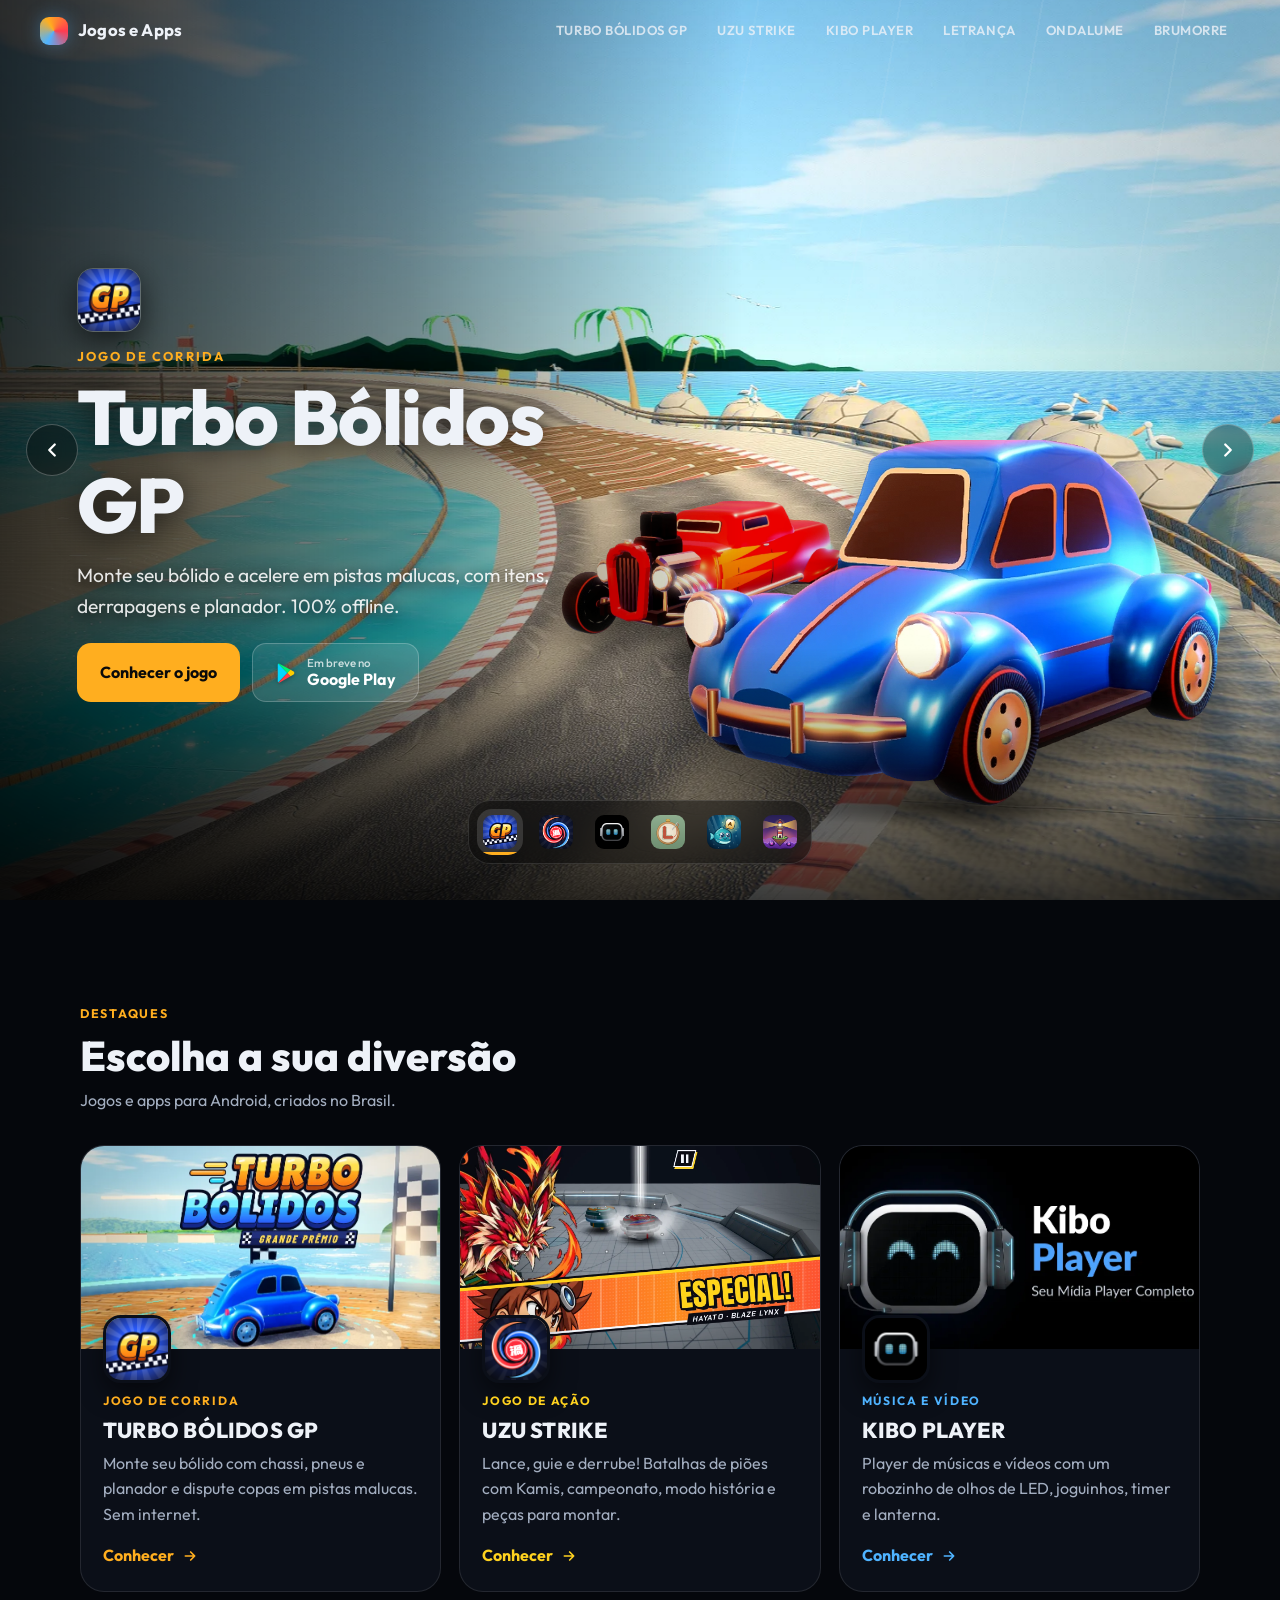
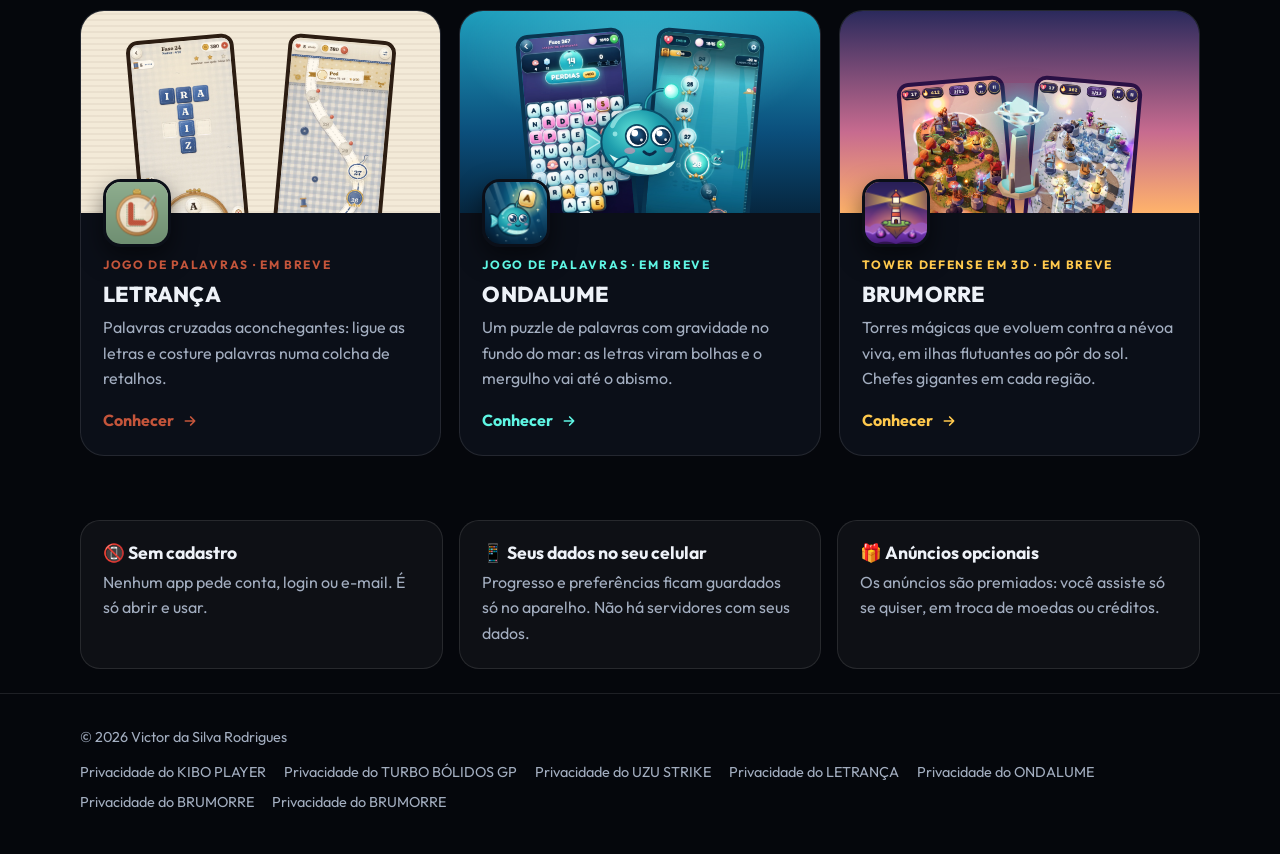
<file: index.html>
<!doctype html>
<html lang="pt-BR">
<head>
  <meta charset="utf-8">
  <meta name="viewport" content="width=device-width, initial-scale=1, viewport-fit=cover">
  <title>Jogos e Apps · Victor da Silva Rodrigues</title>
  <meta name="description" content="Kibo Player, Turbo Bólidos GP e UZU STRIKE: jogos e apps de Victor da Silva Rodrigues para Android.">
  <meta name="theme-color" content="#05070c">
  <meta property="og:title" content="Jogos e Apps · Victor da Silva Rodrigues">
  <meta property="og:description" content="Kibo Player, Turbo Bólidos GP e UZU STRIKE: apps e jogos para Android.">
  <meta property="og:image" content="turbo-bolidos/img/destaque.webp">
  <link rel="icon" href="kibo/icone.png">
  <link rel="preconnect" href="https://fonts.googleapis.com">
  <link rel="preconnect" href="https://fonts.gstatic.com" crossorigin>
  <link rel="stylesheet" href="https://fonts.googleapis.com/css2?family=Outfit:wght@400;500;700;800&display=swap">
  <link rel="stylesheet" href="estilo.css">
</head>
<body>

<header class="topo">
  <a class="marca" href="./"><span class="ponto" aria-hidden="true"></span>Jogos e Apps</a>
  <nav aria-label="Aplicativos">
    <a href="turbo-bolidos/">TURBO BÓLIDOS GP</a>
    <a href="uzu-strike/">UZU STRIKE</a>
    <a href="kibo/">KIBO PLAYER</a>
    <a href="letranca/">LETRANÇA</a>
    <a href="ondalume/">ONDALUME</a>
    <a href="brumorre/">BRUMORRE</a>
  </nav>
</header>

<main>
  <!-- Apresentação de slides. Cada .camada é uma imagem recortada (ferramentas/*-camadas.mjs);
       data-prof = quanto a camada se move com o mouse (paralaxe). -->
  <section class="slides" aria-roledescription="carrossel" aria-label="Jogos e apps em destaque" tabindex="0">

    <article class="slide s-turbo" data-cor="#ffae1f" aria-roledescription="slide" aria-label="Turbo Bólidos GP">
      <div class="camada fundo" data-prof="10"><img src="img/slides/kart-pista.webp" alt=""></div>
      <div class="camada velocidade"></div>
      <div class="palco">
        <div class="camada poeira" data-prof="40"></div>
        <div class="camada carro-2" data-prof="24"><img src="img/slides/kart-carro-hotrod-vermelho.webp" alt=""></div>
        <div class="camada carro-1" data-prof="46"><img src="img/slides/kart-carro-fusca-azul.webp" alt=""></div>
      </div>
      <div class="slide-texto">
        <img class="icone" src="turbo-bolidos/icone.png" alt="" width="64" height="64">
        <span class="tipo">Jogo de corrida</span>
        <h2>Turbo Bólidos GP</h2>
        <p>Monte seu bólido e acelere em pistas malucas, com itens, derrapagens e planador. 100% offline.</p>
        <div class="botoes">
          <a class="botao" href="turbo-bolidos/">Conhecer o jogo</a>
          <a class="botao secundario" href="https://play.google.com/store/apps/details?id=br.com.turbobolidos.gp"><svg class="icone-play" viewBox="0 0 24 24" aria-hidden="true"><path fill="#00d7fe" d="M3.6 1.8 13.5 12 3.6 22.2c-.4-.2-.6-.6-.6-1.1V2.9c0-.5.2-.9.6-1.1z"/><path fill="#00f076" d="M3.6 1.8c.3-.2.7-.2 1.1 0L17 8.5 13.5 12z"/><path fill="#ff3a44" d="M17 15.5 4.7 22.6c-.4.2-.8.2-1.1 0L13.5 12z"/><path fill="#ffce00" d="M17 8.5l3.3 1.9c1 .6 1 2.6 0 3.2L17 15.5 13.5 12z"/></svg><span><small>Em breve no</small>Google Play</span></a>
        </div>
      </div>
    </article>

    <article class="slide s-uzu" data-cor="#ffd21f" aria-roledescription="slide" aria-label="UZU STRIKE">
      <div class="camada fundo" data-prof="10"><img src="img/slides/uzu-arena.webp" alt=""></div>
      <div class="camada brilho"></div>
      <div class="palco">
        <div class="camada kami kami-1" data-prof="16"><img src="img/slides/uzu-kami-blaze-lynx.webp" alt=""></div>
        <div class="camada kami kami-2" data-prof="16"><img src="img/slides/uzu-kami-tempest-raven.webp" alt=""></div>
        <div class="camada pers pers-1" data-prof="30"><img src="img/slides/uzu-personagem-hayato.webp" alt=""></div>
        <div class="camada pers pers-2" data-prof="30"><img src="img/slides/uzu-personagem-akane.webp" alt=""></div>
        <div class="camada faisca" data-prof="48"></div>
        <div class="camada piao piao-1" data-prof="48"><img src="img/slides/uzu-piao-hayato.webp" alt=""></div>
        <div class="camada piao piao-2" data-prof="48"><img src="img/slides/uzu-piao-akane.webp" alt=""></div>
      </div>
      <div class="slide-texto">
        <img class="icone" src="uzu-strike/icone.png" alt="" width="64" height="64">
        <span class="tipo">Jogo de ação</span>
        <h2 class="com-logo"><img src="uzu-strike/img/logo.webp" alt="UZU STRIKE"></h2>
        <p>Lance, guie e derrube! Batalhas de piões com Kamis, peças para montar e um modo história.</p>
        <div class="botoes">
          <a class="botao" href="uzu-strike/">Conhecer o jogo</a>
          <a class="botao secundario" href="https://play.google.com/store/apps/details?id=com.uzustrike.app"><svg class="icone-play" viewBox="0 0 24 24" aria-hidden="true"><path fill="#00d7fe" d="M3.6 1.8 13.5 12 3.6 22.2c-.4-.2-.6-.6-.6-1.1V2.9c0-.5.2-.9.6-1.1z"/><path fill="#00f076" d="M3.6 1.8c.3-.2.7-.2 1.1 0L17 8.5 13.5 12z"/><path fill="#ff3a44" d="M17 15.5 4.7 22.6c-.4.2-.8.2-1.1 0L13.5 12z"/><path fill="#ffce00" d="M17 8.5l3.3 1.9c1 .6 1 2.6 0 3.2L17 15.5 13.5 12z"/></svg><span><small>Em breve no</small>Google Play</span></a>
        </div>
      </div>
    </article>

    <article class="slide s-kibo" data-cor="#4fb3ff" aria-roledescription="slide" aria-label="Kibo Player">
      <div class="camada grade"></div>
      <div class="camada tela tela-2" data-prof="14"><img src="kibo/img/tela-3.webp" alt=""></div>
      <div class="camada tela tela-1" data-prof="18"><img src="kibo/img/tela-4.webp" alt=""></div>
      <div class="camada robo" data-prof="36"><img class="flutua" src="img/slides/kibo-robo-gamer-branco-feliz.webp" alt=""></div>
      <div class="camada nota n1" data-prof="50"><span>♪</span></div>
      <div class="camada nota n2" data-prof="50"><span>♫</span></div>
      <div class="camada nota n3" data-prof="50"><span>♪</span></div>
      <div class="slide-texto">
        <img class="icone" src="kibo/icone.png" alt="" width="64" height="64">
        <span class="tipo">Música e vídeo</span>
        <h2>Kibo Player</h2>
        <p>Seu player de músicas e vídeos com um robozinho de estimação que reage ao carinho e dança com você.</p>
        <div class="botoes">
          <a class="botao" href="kibo/">Conhecer o app</a>
          <a class="botao secundario" href="https://play.google.com/store/apps/details?id=br.com.convesweb.kibo"><svg class="icone-play" viewBox="0 0 24 24" aria-hidden="true"><path fill="#00d7fe" d="M3.6 1.8 13.5 12 3.6 22.2c-.4-.2-.6-.6-.6-1.1V2.9c0-.5.2-.9.6-1.1z"/><path fill="#00f076" d="M3.6 1.8c.3-.2.7-.2 1.1 0L17 8.5 13.5 12z"/><path fill="#ff3a44" d="M17 15.5 4.7 22.6c-.4.2-.8.2-1.1 0L13.5 12z"/><path fill="#ffce00" d="M17 8.5l3.3 1.9c1 .6 1 2.6 0 3.2L17 15.5 13.5 12z"/></svg><span><small>Disponível no</small>Google Play</span></a>
        </div>
      </div>
    </article>

    <article class="slide s-letranca" data-cor="#c4553b" aria-roledescription="slide" aria-label="Letrança">
      <div class="camada tecido"></div>
      <div class="palco">
        <div class="camada cel cel-2" data-prof="16"><img src="letranca/img/tela-mapa.webp" alt=""></div>
        <div class="camada cel cel-1" data-prof="28"><img src="letranca/img/tela-fase-2.webp" alt=""></div>
        <div class="camada letras" data-prof="44"><span style="--c:#c4553b;--r:-8deg">L</span><span style="--c:#d9a441;--r:6deg">E</span><span style="--c:#3f5a8a;--r:-4deg">T</span><span style="--c:#7d9a7a;--r:9deg">R</span></div>
      </div>
      <div class="slide-texto">
        <img class="icone" src="letranca/icone.png" alt="" width="64" height="64">
        <span class="tipo">Jogo de palavras · em breve</span>
        <h2>LETRANÇA</h2>
        <p>Ligue as letras com o dedo e costure palavras na cruzadinha, fase a fase, numa colcha de retalhos.</p>
        <div class="botoes">
          <a class="botao" href="letranca/">Conhecer o jogo</a>
          <a class="botao secundario" href="https://play.google.com/store/apps/details?id=br.com.letranca"><svg class="icone-play" viewBox="0 0 24 24" aria-hidden="true"><path fill="#00d7fe" d="M3.6 1.8 13.5 12 3.6 22.2c-.4-.2-.6-.6-.6-1.1V2.9c0-.5.2-.9.6-1.1z"/><path fill="#00f076" d="M3.6 1.8c.3-.2.7-.2 1.1 0L17 8.5 13.5 12z"/><path fill="#ff3a44" d="M17 15.5 4.7 22.6c-.4.2-.8.2-1.1 0L13.5 12z"/><path fill="#ffce00" d="M17 8.5l3.3 1.9c1 .6 1 2.6 0 3.2L17 15.5 13.5 12z"/></svg><span><small>Em breve no</small>Google Play</span></a>
        </div>
      </div>
    </article>

    <article class="slide s-ondalume" data-cor="#5ff6e4" aria-roledescription="slide" aria-label="Ondalume">
      <div class="camada raios"></div>
      <div class="camada bolhas"><i></i><i></i><i></i><i></i><i></i><i></i><i></i><i></i></div>
      <div class="palco">
        <div class="camada cel cel-2" data-prof="14"><img src="ondalume/img/mapa-anemonas.webp" alt=""></div>
        <div class="camada cel cel-1" data-prof="26"><img src="ondalume/img/jogo-recife.webp" alt=""></div>
        <div class="camada lume" data-prof="46"><img src="ondalume/img/lume-feliz.svg" alt=""></div>
        <div class="camada pecas" data-prof="38"><span>O</span><span>N</span><span>D</span><span>A</span></div>
      </div>
      <div class="slide-texto">
        <img class="icone" src="ondalume/icone.png" alt="" width="64" height="64">
        <span class="tipo">Jogo de palavras · em breve</span>
        <h2>ONDALUME</h2>
        <p>Ligue letras, forme palavras e veja as peças virarem bolhas, num mergulho da lagoa ensolarada até o abismo luminoso.</p>
        <div class="botoes">
          <a class="botao" href="ondalume/">Conhecer o jogo</a>
          <a class="botao secundario" href="https://play.google.com/store/apps/details?id=br.com.ondalume"><svg class="icone-play" viewBox="0 0 24 24" aria-hidden="true"><path fill="#00d7fe" d="M3.6 1.8 13.5 12 3.6 22.2c-.4-.2-.6-.6-.6-1.1V2.9c0-.5.2-.9.6-1.1z"/><path fill="#00f076" d="M3.6 1.8c.3-.2.7-.2 1.1 0L17 8.5 13.5 12z"/><path fill="#ff3a44" d="M17 15.5 4.7 22.6c-.4.2-.8.2-1.1 0L13.5 12z"/><path fill="#ffce00" d="M17 8.5l3.3 1.9c1 .6 1 2.6 0 3.2L17 15.5 13.5 12z"/></svg><span><small>Em breve no</small>Google Play</span></a>
        </div>
      </div>
    </article>

    <article class="slide s-brumorre" data-cor="#ffc94d" aria-roledescription="slide" aria-label="Brumorre">
      <div class="camada sol"></div>
      <div class="camada nuvens"><i></i><i></i><i></i><i></i></div>
      <div class="palco">
        <div class="camada cel cel-2" data-prof="14"><img src="brumorre/img/tela-02.webp" alt=""></div>
        <div class="camada cel cel-1" data-prof="26"><img src="brumorre/img/tela-04.webp" alt=""></div>
        <div class="camada torre" data-prof="40"><img src="brumorre/img/torre-balestra-2.webp" alt=""></div>
        <div class="camada bicho b1" data-prof="48"><img src="brumorre/img/inimigo-brumito.webp" alt=""></div>
        <div class="camada bicho b2" data-prof="34"><img src="brumorre/img/inimigo-mariposa.webp" alt=""></div>
        <div class="camada fagulha" data-prof="56"><img src="brumorre/img/fagulha.svg" alt=""></div>
      </div>
      <div class="slide-texto">
        <img class="icone" src="brumorre/icone.png" alt="" width="64" height="64">
        <span class="tipo">Tower defense em 3D · em breve</span>
        <h2>BRUMORRE</h2>
        <p>Erga torres mágicas e defenda as ilhas flutuantes da névoa viva, num diorama 3D para jogar em pé, com uma mão.</p>
        <div class="botoes">
          <a class="botao" href="brumorre/">Conhecer o jogo</a>
          <a class="botao secundario" href="https://play.google.com/store/apps/details?id=br.com.brumorre"><svg class="icone-play" viewBox="0 0 24 24" aria-hidden="true"><path fill="#00d7fe" d="M3.6 1.8 13.5 12 3.6 22.2c-.4-.2-.6-.6-.6-1.1V2.9c0-.5.2-.9.6-1.1z"/><path fill="#00f076" d="M3.6 1.8c.3-.2.7-.2 1.1 0L17 8.5 13.5 12z"/><path fill="#ff3a44" d="M17 15.5 4.7 22.6c-.4.2-.8.2-1.1 0L13.5 12z"/><path fill="#ffce00" d="M17 8.5l3.3 1.9c1 .6 1 2.6 0 3.2L17 15.5 13.5 12z"/></svg><span><small>Em breve no</small>Google Play</span></a>
        </div>
      </div>
    </article>

    <button class="seta ant" type="button" aria-label="Slide anterior"><svg viewBox="0 0 24 24" fill="none" stroke="currentColor" stroke-width="2.5" stroke-linecap="round" stroke-linejoin="round" aria-hidden="true"><path d="M15 6l-6 6 6 6"/></svg></button>
    <button class="seta prox" type="button" aria-label="Próximo slide"><svg viewBox="0 0 24 24" fill="none" stroke="currentColor" stroke-width="2.5" stroke-linecap="round" stroke-linejoin="round" aria-hidden="true"><path d="M9 6l6 6-6 6"/></svg></button>
    <div class="slides-pontos" role="group" aria-label="Escolher slide">
      <button type="button" aria-label="Turbo Bólidos GP" title="TURBO BÓLIDOS GP"><img src="turbo-bolidos/icone.png" alt=""><span>TURBO BÓLIDOS GP</span><i class="progresso"></i></button>
      <button type="button" aria-label="UZU STRIKE" title="UZU STRIKE"><img src="uzu-strike/icone.png" alt=""><span>UZU STRIKE</span><i class="progresso"></i></button>
      <button type="button" aria-label="Kibo Player" title="KIBO PLAYER"><img src="kibo/icone.png" alt=""><span>KIBO PLAYER</span><i class="progresso"></i></button>
      <button type="button" aria-label="Letrança" title="LETRANÇA"><img src="letranca/icone.png" alt=""><span>LETRANÇA</span><i class="progresso"></i></button>
      <button type="button" aria-label="Ondalume" title="ONDALUME"><img src="ondalume/icone.png" alt=""><span>ONDALUME</span><i class="progresso"></i></button>
      <button type="button" aria-label="Brumorre" title="BRUMORRE"><img src="brumorre/icone.png" alt=""><span>BRUMORRE</span><i class="progresso"></i></button>
    </div>
  </section>

  <section class="destaques envolve" aria-labelledby="titulo-destaques">
    <div class="secao-titulo surge">
      <span class="tipo" style="color:#ffae1f">Destaques</span>
      <h2 id="titulo-destaques">Escolha a sua diversão</h2>
      <p>Jogos e apps para Android, criados no Brasil.</p>
    </div>
    <div class="cards">
      <a class="card surge" href="turbo-bolidos/" style="--c:#ffae1f">
        <div class="card-arte"><img src="turbo-bolidos/img/destaque.webp" alt="" loading="lazy"></div>
        <div class="card-corpo">
          <img class="icone" src="turbo-bolidos/icone.png" alt="">
          <span class="tipo">Jogo de corrida</span>
          <h3>TURBO BÓLIDOS GP</h3>
          <p>Monte seu bólido com chassi, pneus e planador e dispute copas em pistas malucas. Sem internet.</p>
          <span class="ir">Conhecer <svg viewBox="0 0 24 24" fill="none" stroke="currentColor" stroke-width="2.5" stroke-linecap="round" stroke-linejoin="round" aria-hidden="true"><path d="M5 12h14M13 6l6 6-6 6"/></svg></span>
        </div>
      </a>
      <a class="card surge" href="uzu-strike/" style="--c:#ffd21f">
        <div class="card-arte"><img src="uzu-strike/img/hero.webp" alt="" loading="lazy"></div>
        <div class="card-corpo">
          <img class="icone" src="uzu-strike/icone.png" alt="">
          <span class="tipo">Jogo de ação</span>
          <h3>UZU STRIKE</h3>
          <p>Lance, guie e derrube! Batalhas de piões com Kamis, campeonato, modo história e peças para montar.</p>
          <span class="ir">Conhecer <svg viewBox="0 0 24 24" fill="none" stroke="currentColor" stroke-width="2.5" stroke-linecap="round" stroke-linejoin="round" aria-hidden="true"><path d="M5 12h14M13 6l6 6-6 6"/></svg></span>
        </div>
      </a>
      <a class="card surge" href="kibo/" style="--c:#4fb3ff">
        <div class="card-arte"><img src="kibo/img/destaque.webp" alt="" loading="lazy"></div>
        <div class="card-corpo">
          <img class="icone" src="kibo/icone.png" alt="">
          <span class="tipo">Música e vídeo</span>
          <h3>KIBO PLAYER</h3>
          <p>Player de músicas e vídeos com um robozinho de olhos de LED, joguinhos, timer e lanterna.</p>
          <span class="ir">Conhecer <svg viewBox="0 0 24 24" fill="none" stroke="currentColor" stroke-width="2.5" stroke-linecap="round" stroke-linejoin="round" aria-hidden="true"><path d="M5 12h14M13 6l6 6-6 6"/></svg></span>
        </div>
      </a>
      <a class="card surge" href="letranca/" style="--c:#c4553b">
        <div class="card-arte card-letranca"><img src="letranca/img/tela-fase-2.webp" alt="" loading="lazy"><img src="letranca/img/tela-mapa.webp" alt="" loading="lazy"></div>
        <div class="card-corpo">
          <img class="icone" src="letranca/icone.png" alt="">
          <span class="tipo">Jogo de palavras · em breve</span>
          <h3>LETRANÇA</h3>
          <p>Palavras cruzadas aconchegantes: ligue as letras e costure palavras numa colcha de retalhos.</p>
          <span class="ir">Conhecer <svg viewBox="0 0 24 24" fill="none" stroke="currentColor" stroke-width="2.5" stroke-linecap="round" stroke-linejoin="round" aria-hidden="true"><path d="M5 12h14M13 6l6 6-6 6"/></svg></span>
        </div>
      </a>
      <a class="card surge" href="ondalume/" style="--c:#5ff6e4">
        <div class="card-arte card-ondalume"><img src="ondalume/img/jogo-anemonas.webp" alt="" loading="lazy"><img src="ondalume/img/lume-feliz.svg" alt="" loading="lazy"><img src="ondalume/img/mapa-lagoa.webp" alt="" loading="lazy"></div>
        <div class="card-corpo">
          <img class="icone" src="ondalume/icone.png" alt="">
          <span class="tipo">Jogo de palavras · em breve</span>
          <h3>ONDALUME</h3>
          <p>Um puzzle de palavras com gravidade no fundo do mar: as letras viram bolhas e o mergulho vai até o abismo.</p>
          <span class="ir">Conhecer <svg viewBox="0 0 24 24" fill="none" stroke="currentColor" stroke-width="2.5" stroke-linecap="round" stroke-linejoin="round" aria-hidden="true"><path d="M5 12h14M13 6l6 6-6 6"/></svg></span>
        </div>
      </a>
      <a class="card surge" href="brumorre/" style="--c:#ffc94d">
        <div class="card-arte card-brumorre"><img src="brumorre/img/tela-01.webp" alt="" loading="lazy"><img src="brumorre/img/torre-prisma-2.webp" alt="" loading="lazy"><img src="brumorre/img/tela-05.webp" alt="" loading="lazy"></div>
        <div class="card-corpo">
          <img class="icone" src="brumorre/icone.png" alt="">
          <span class="tipo">Tower defense em 3D · em breve</span>
          <h3>BRUMORRE</h3>
          <p>Torres mágicas que evoluem contra a névoa viva, em ilhas flutuantes ao pôr do sol. Chefes gigantes em cada região.</p>
          <span class="ir">Conhecer <svg viewBox="0 0 24 24" fill="none" stroke="currentColor" stroke-width="2.5" stroke-linecap="round" stroke-linejoin="round" aria-hidden="true"><path d="M5 12h14M13 6l6 6-6 6"/></svg></span>
        </div>
      </a>
    </div>
  </section>

  <section class="sobre envolve" aria-label="Sobre os apps">
    <div class="sobre-grade">
      <div class="bloco surge">
        <h3>📵 Sem cadastro</h3>
        <p>Nenhum app pede conta, login ou e-mail. É só abrir e usar.</p>
      </div>
      <div class="bloco surge">
        <h3>📱 Seus dados no seu celular</h3>
        <p>Progresso e preferências ficam guardados só no aparelho. Não há servidores com seus dados.</p>
      </div>
      <div class="bloco surge">
        <h3>🎁 Anúncios opcionais</h3>
        <p>Os anúncios são premiados: você assiste só se quiser, em troca de moedas ou créditos.</p>
      </div>
    </div>
  </section>
</main>

<footer class="rodape">
  <div class="envolve">
    <span>© 2026 Victor da Silva Rodrigues</span>
    <nav aria-label="Políticas de privacidade">
      <a href="kibo/privacidade.html">Privacidade do KIBO PLAYER</a>
      <a href="turbo-bolidos/privacidade.html">Privacidade do TURBO BÓLIDOS GP</a>
      <a href="uzu-strike/privacidade.html">Privacidade do UZU STRIKE</a>
      <a href="letranca/privacidade.html">Privacidade do LETRANÇA</a>
      <a href="ondalume/privacidade.html">Privacidade do ONDALUME</a>
      <a href="brumorre/privacidade.html">Privacidade do BRUMORRE</a>
      <a href="brumorre/privacidade.html">Privacidade do BRUMORRE</a>
    </nav>
  </div>
</footer>

<script src="site.js"></script>
<script src="carrossel.js"></script>
</body>
</html>
</file>
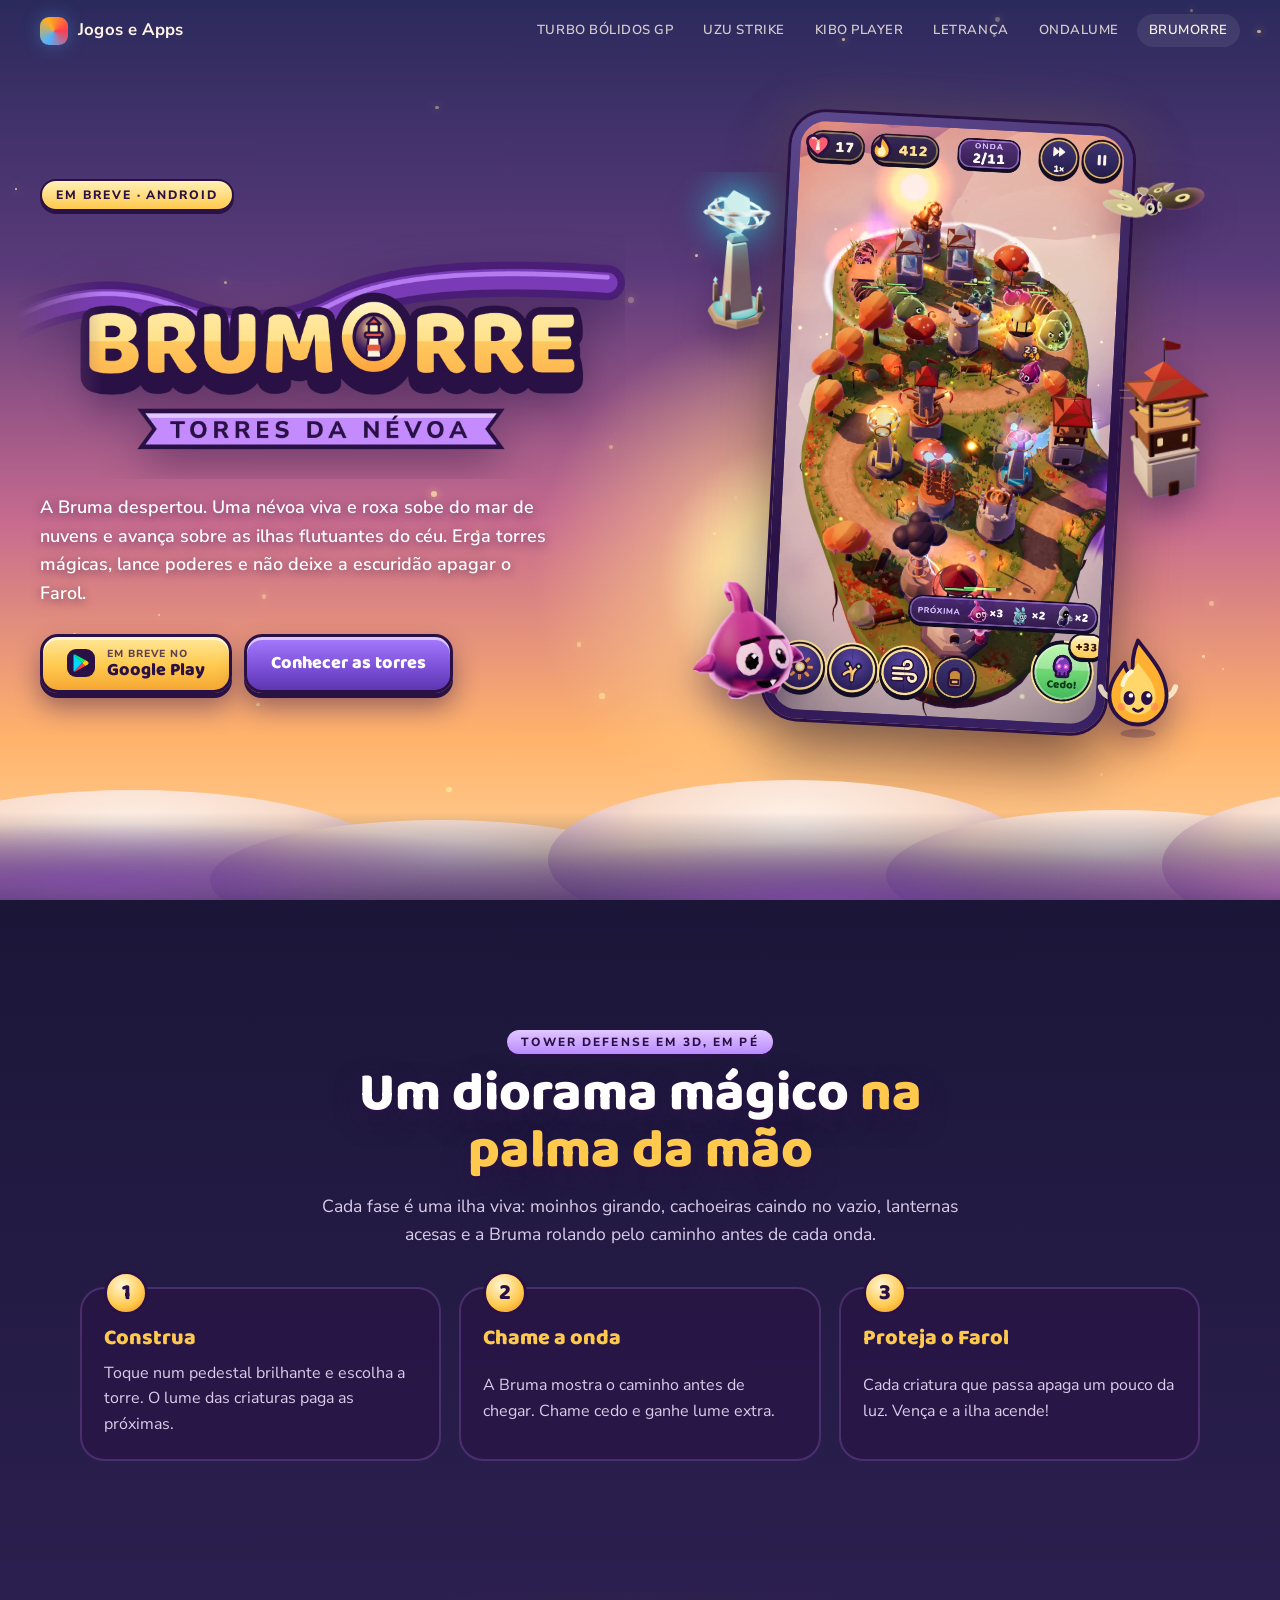
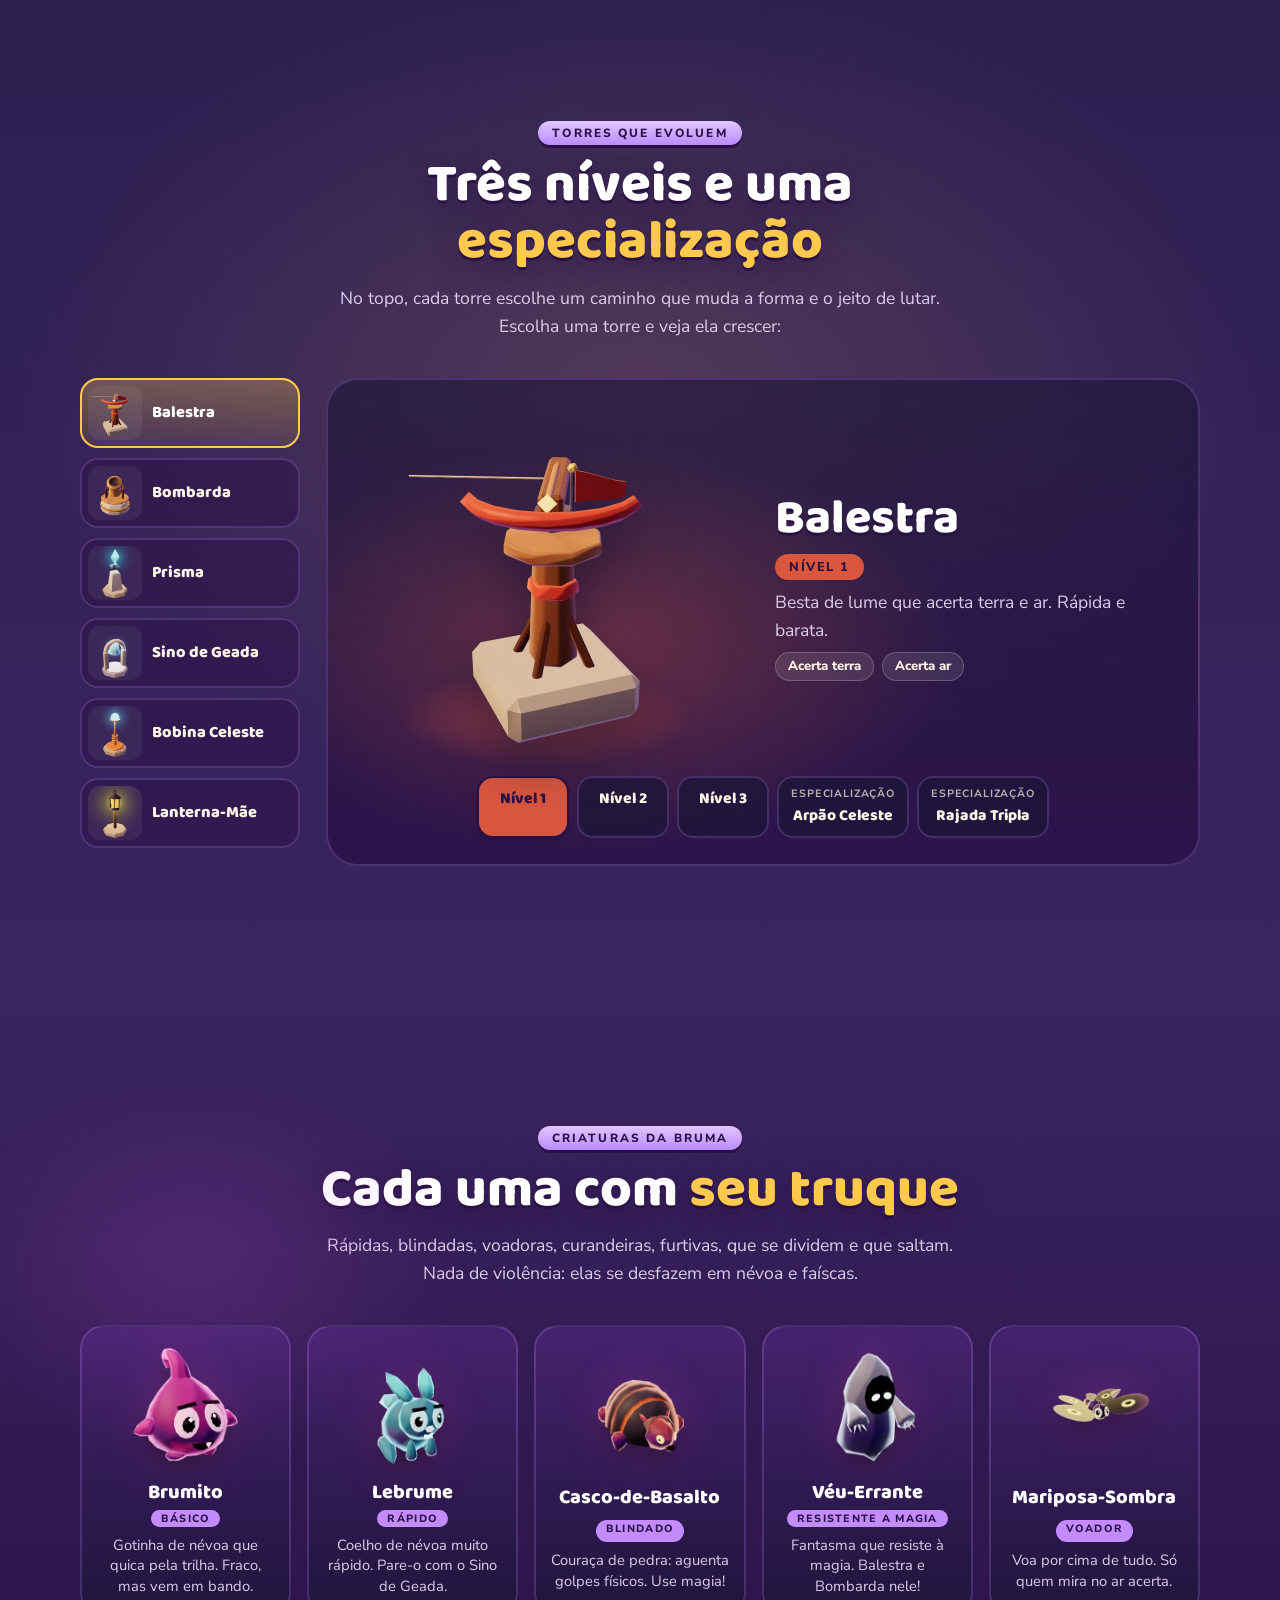
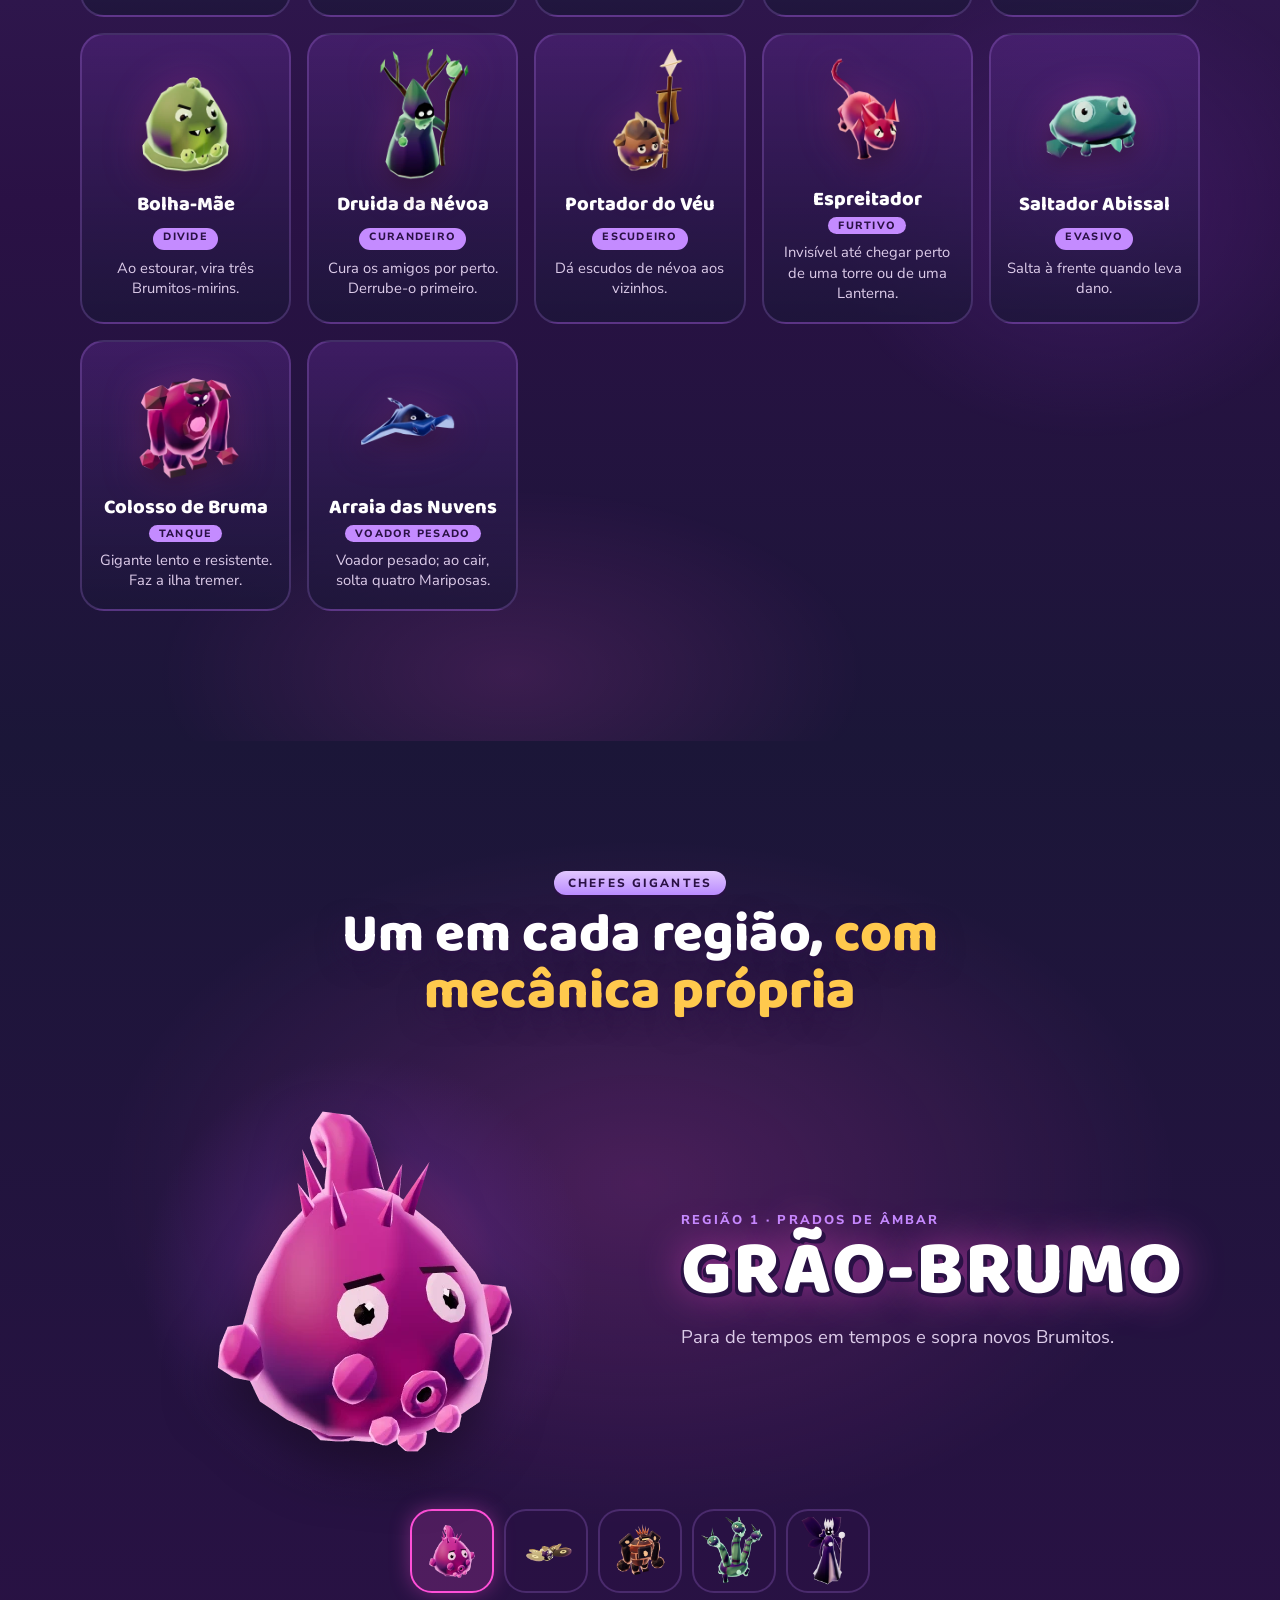
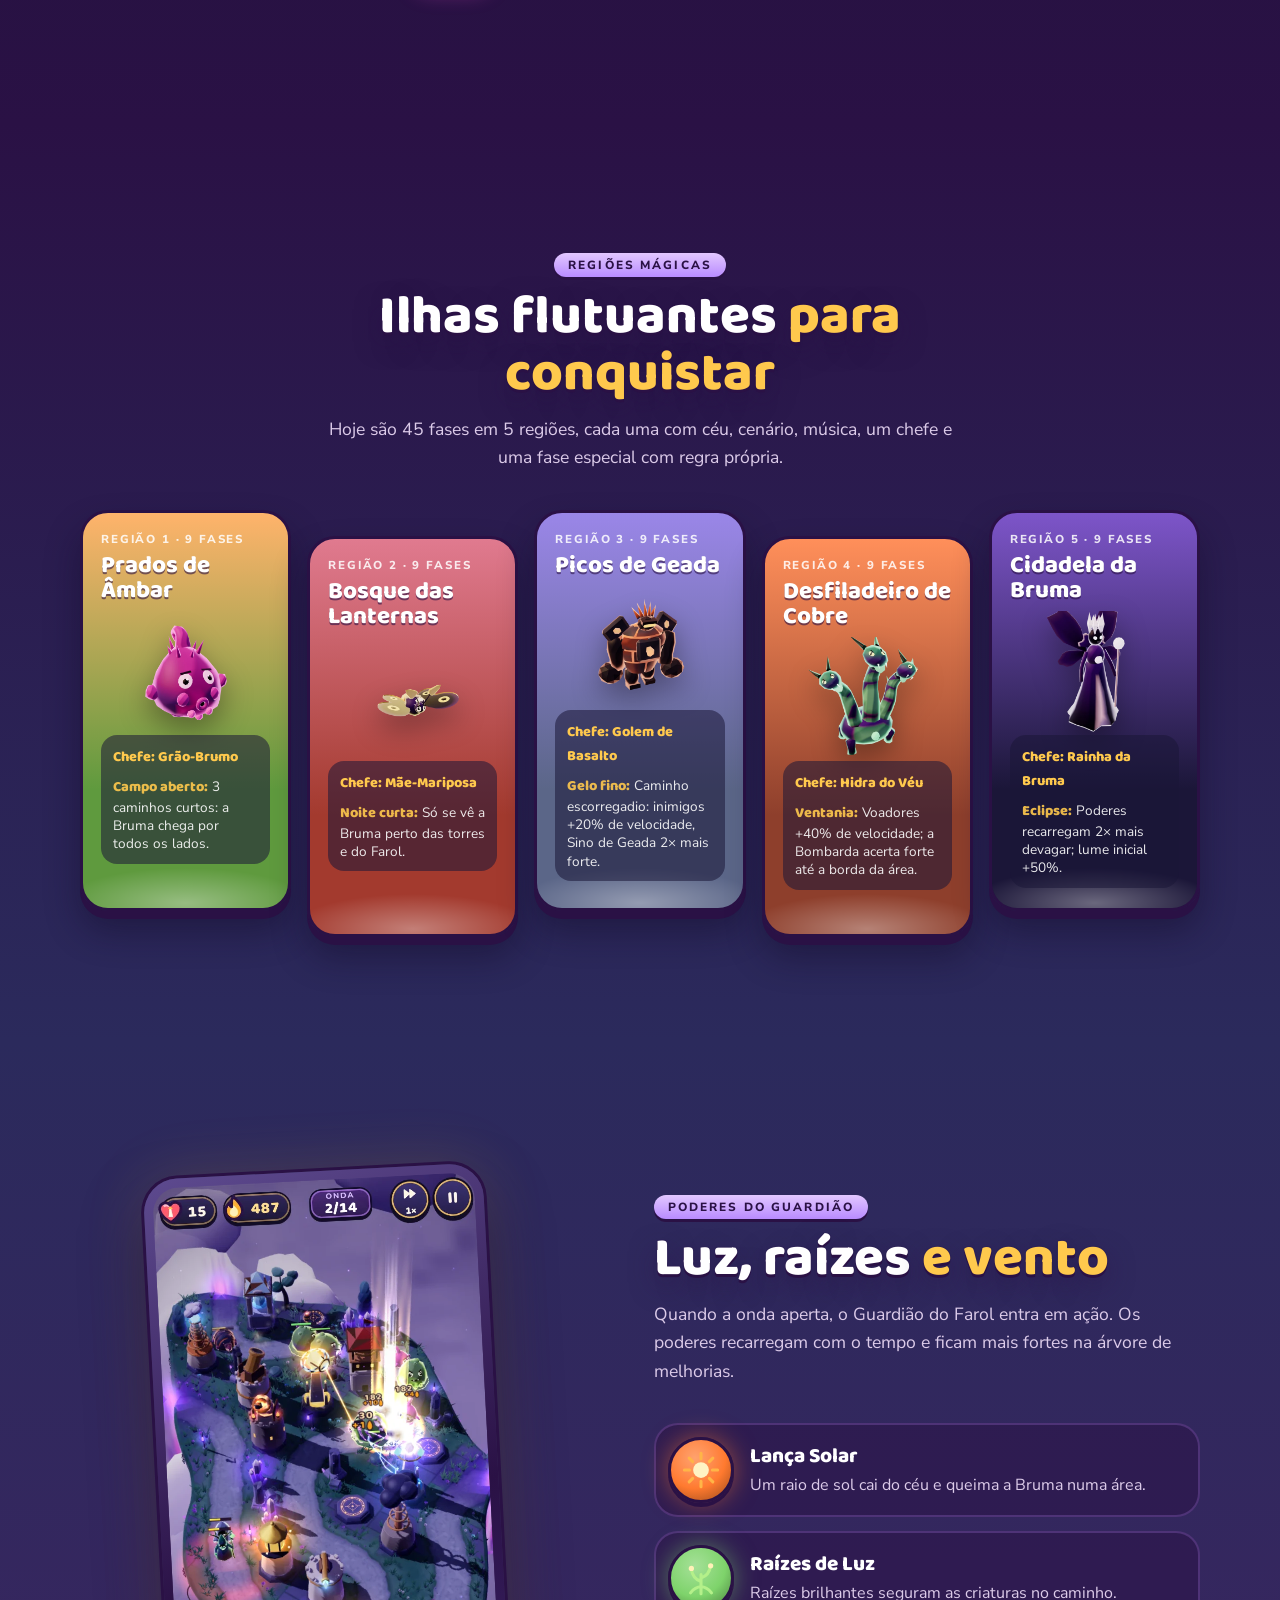
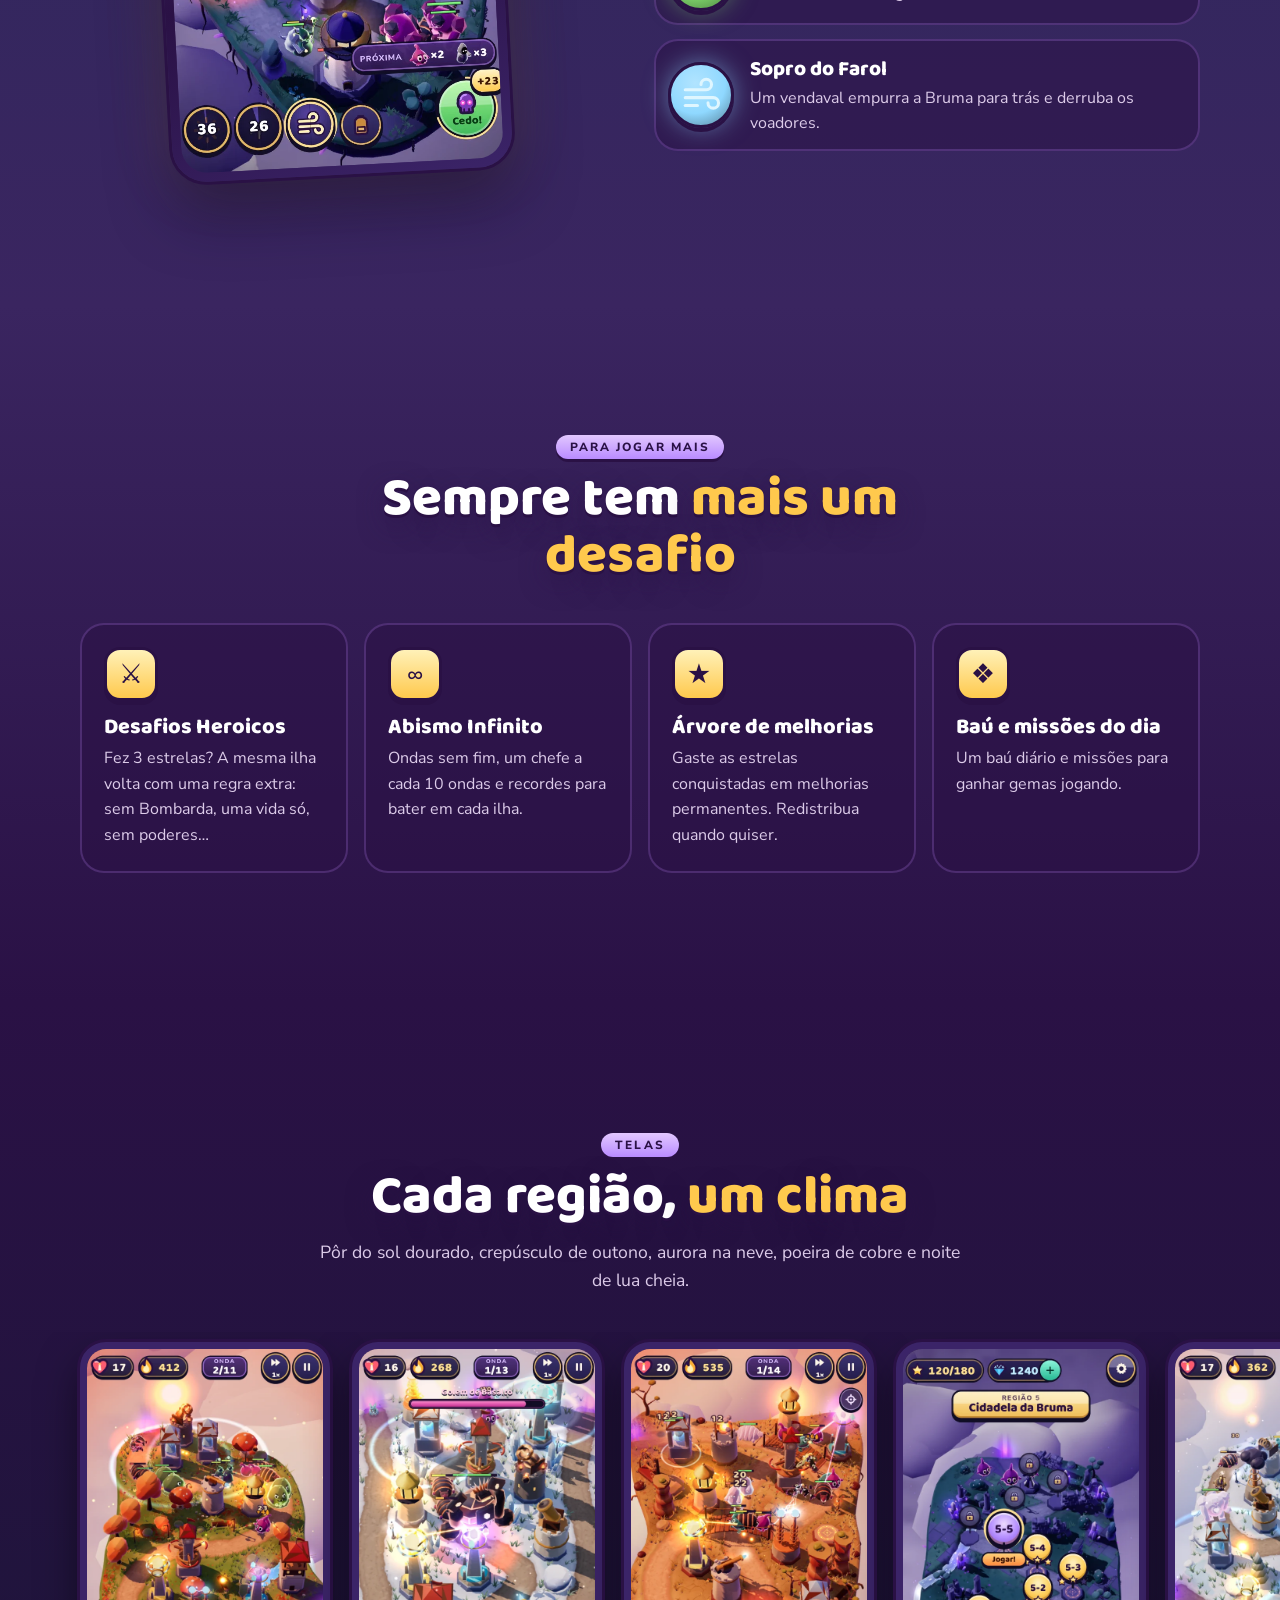
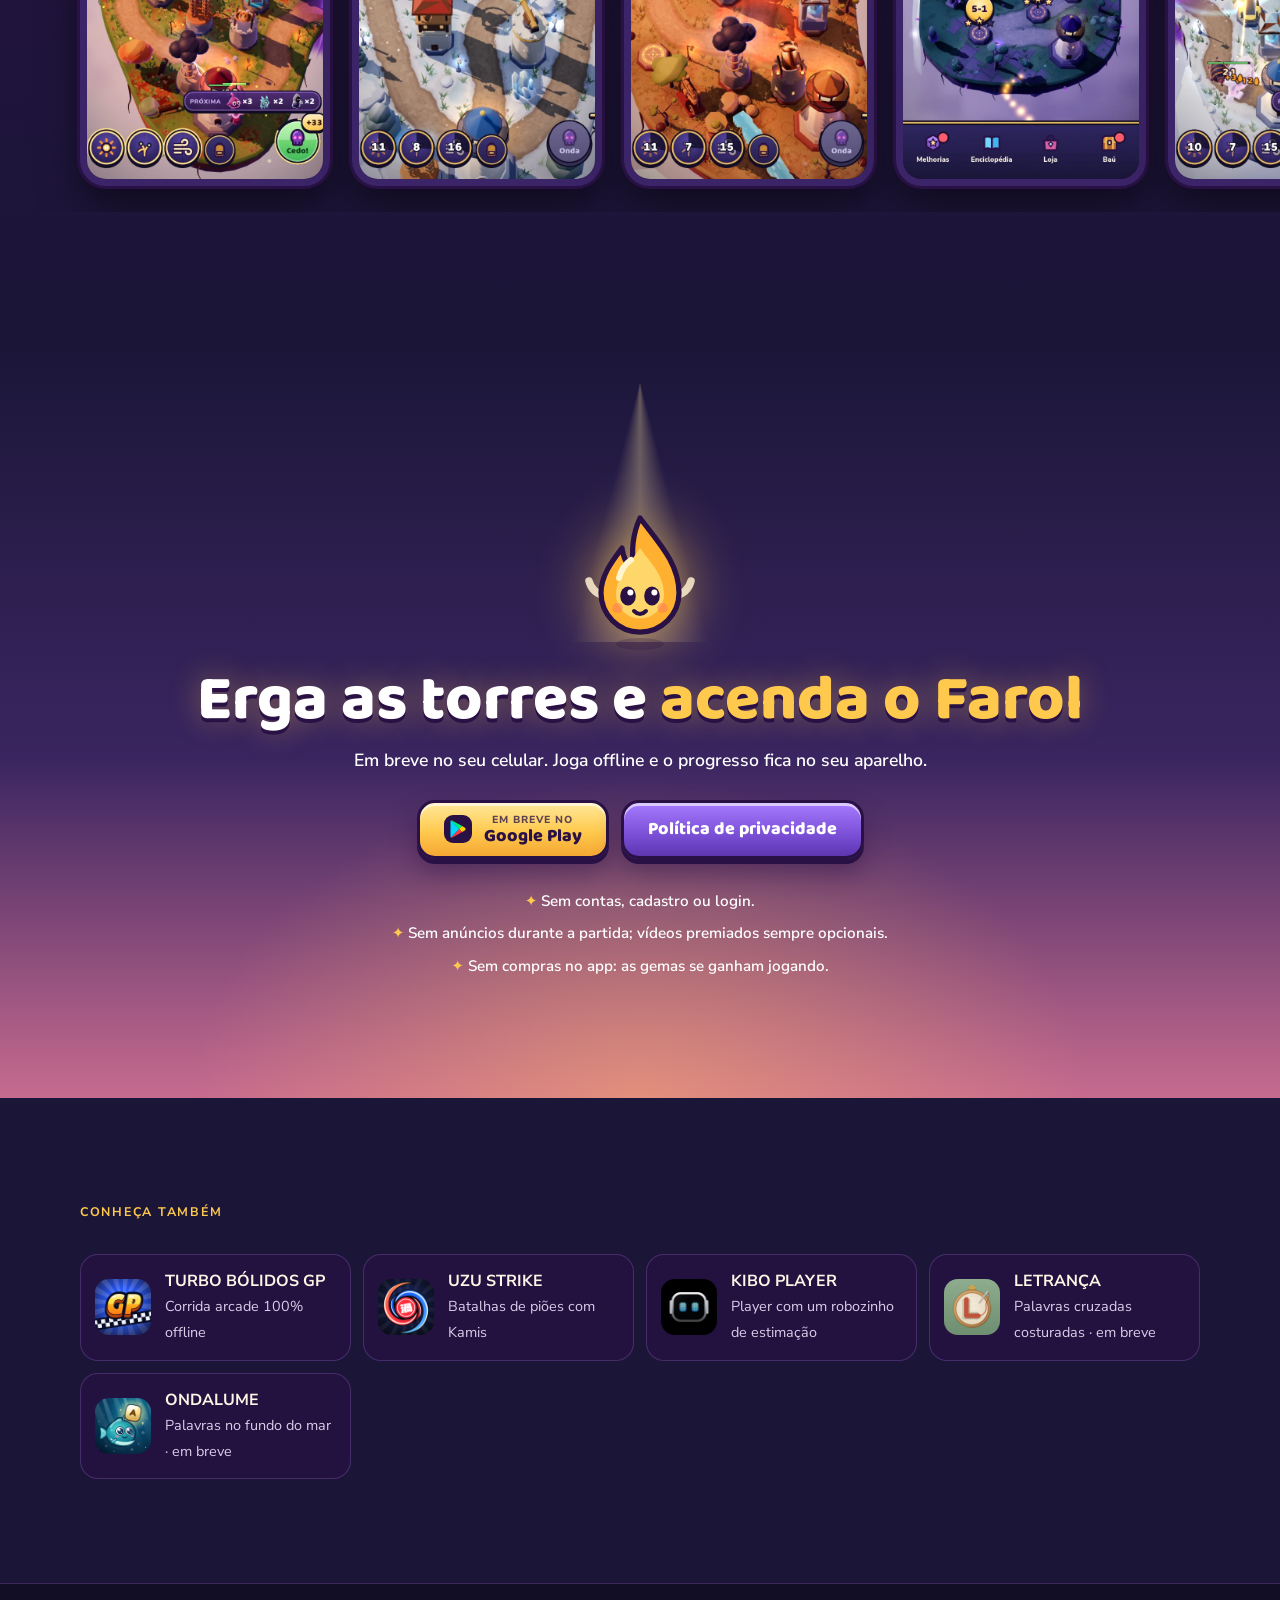
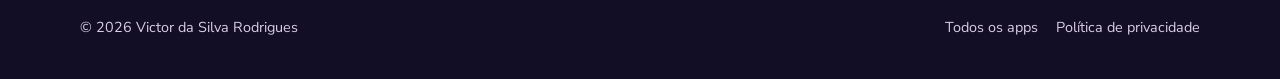
<file: brumorre/index.html>
<!doctype html>
<html lang="pt-BR">
<head>
  <meta charset="utf-8">
  <meta name="viewport" content="width=device-width, initial-scale=1, viewport-fit=cover">
  <title>BRUMORRE</title>
  <meta name="description" content="Brumorre: Torres da Névoa. Tower defense em 3D para jogar em pé: erga torres mágicas e defenda as ilhas flutuantes da névoa viva. Em breve para Android.">
  <meta name="theme-color" content="#2b2a5c">
  <meta property="og:title" content="BRUMORRE: Torres da Névoa">
  <meta property="og:description" content="Defenda as ilhas flutuantes da névoa viva com torres mágicas em 3D. Em breve para Android.">
  <meta property="og:image" content="destaque.webp">
  <link rel="icon" href="icone.png">
  <link rel="preconnect" href="https://fonts.googleapis.com">
  <link rel="preconnect" href="https://fonts.gstatic.com" crossorigin>
  <link rel="stylesheet" href="https://fonts.googleapis.com/css2?family=Baloo+2:wght@600;700;800&family=Nunito+Sans:wght@400;600;700;800&family=Outfit:wght@400;500;700;800&display=swap">
  <link rel="stylesheet" href="../estilo.css">
  <link rel="stylesheet" href="pagina.css">
</head>
<body class="pagina-brumorre">

<header class="topo">
  <a class="marca" href="../"><span class="ponto" aria-hidden="true"></span>Jogos e Apps</a>
  <nav aria-label="Aplicativos">
    <a href="../turbo-bolidos/">TURBO BÓLIDOS GP</a>
    <a href="../uzu-strike/">UZU STRIKE</a>
    <a href="../kibo/">KIBO PLAYER</a>
    <a href="../letranca/">LETRANÇA</a>
    <a href="../ondalume/">ONDALUME</a>
    <a href="./" aria-current="page">BRUMORRE</a>
  </nav>
</header>

<main>
  <!-- ================= Herói: o diorama ao pôr do sol ================= -->
  <section class="br-heroi" id="inicio" aria-label="Brumorre: Torres da Névoa">
    <div class="br-ceu" aria-hidden="true">
      <i class="br-sol"></i>
      <div class="br-polen"></div>
    </div>
    <div class="br-heroi-dentro">
      <div class="br-heroi-texto">
        <span class="br-selo">Em breve · Android</span>
        <h1 class="br-logo"><img src="img/logo.webp" alt="Brumorre: Torres da Névoa" width="900" height="396"></h1>
        <p class="br-desc">A Bruma despertou. Uma névoa viva e roxa sobe do mar de nuvens e avança sobre as ilhas flutuantes do céu. Erga torres mágicas, lance poderes e não deixe a escuridão apagar o Farol.</p>
        <div class="br-botoes">
          <a class="br-botao" href="https://play.google.com/store/apps/details?id=br.com.brumorre">
            <svg class="icone-play" viewBox="0 0 24 24" aria-hidden="true"><path fill="#00d7fe" d="M3.6 1.8 13.5 12 3.6 22.2c-.4-.2-.6-.6-.6-1.1V2.9c0-.5.2-.9.6-1.1z"/><path fill="#00f076" d="M3.6 1.8c.3-.2.7-.2 1.1 0L17 8.5 13.5 12z"/><path fill="#ff3a44" d="M17 15.5 4.7 22.6c-.4.2-.8.2-1.1 0L13.5 12z"/><path fill="#ffce00" d="M17 8.5l3.3 1.9c1 .6 1 2.6 0 3.2L17 15.5 13.5 12z"/></svg>
            <span><small>Em breve no</small>Google Play</span>
          </a>
          <a class="br-botao lilas" href="#torres"><span>Conhecer as torres</span></a>
        </div>
      </div>
      <div class="br-heroi-arte" aria-hidden="true">
        <div class="br-celular br-c1"><img src="img/tela-01.webp" alt=""></div>
        <img class="br-flut f1" src="img/torre-prisma-2.webp" alt="">
        <img class="br-flut f2" src="img/torre-balestra-2.webp" alt="">
        <img class="br-flut f3" src="img/inimigo-brumito.webp" alt="">
        <img class="br-flut f4" src="img/inimigo-mariposa.webp" alt="">
        <img class="br-flut f5" src="img/fagulha.svg" alt="">
      </div>
    </div>
    <div class="br-nuvens" aria-hidden="true"><i></i><i></i><i></i><i></i><i></i></div>
    <div class="br-bruma" aria-hidden="true"></div>
  </section>

  <!-- ================= Como joga ================= -->
  <section class="br-secao br-como" id="como">
    <div class="envolve">
      <div class="br-cabeca centro surge">
        <span class="br-tipo">Tower defense em 3D, em pé</span>
        <h2>Um diorama mágico <em>na palma da mão</em></h2>
        <p>Cada fase é uma ilha viva: moinhos girando, cachoeiras caindo no vazio, lanternas acesas e a Bruma rolando pelo caminho antes de cada onda.</p>
      </div>
      <ol class="br-passos">
        <li class="surge"><b>1</b><strong>Construa</strong><span>Toque num pedestal brilhante e escolha a torre. O lume das criaturas paga as próximas.</span></li>
        <li class="surge"><b>2</b><strong>Chame a onda</strong><span>A Bruma mostra o caminho antes de chegar. Chame cedo e ganhe lume extra.</span></li>
        <li class="surge"><b>3</b><strong>Proteja o Farol</strong><span>Cada criatura que passa apaga um pouco da luz. Vença e a ilha acende!</span></li>
      </ol>
    </div>
  </section>

  <!-- ================= Torres ================= -->
  <section class="br-secao br-torres" id="torres">
    <div class="envolve">
      <div class="br-cabeca centro surge">
        <span class="br-tipo">Torres que evoluem</span>
        <h2>Três níveis e uma <em>especialização</em></h2>
        <p>No topo, cada torre escolhe um caminho que muda a forma e o jeito de lutar. Escolha uma torre e veja ela crescer:</p>
      </div>
      <div class="br-oficina surge">
        <div class="br-oficina-lista" role="tablist" aria-label="Torres"></div>
        <div class="br-oficina-palco">
          <div class="br-pedestal" aria-hidden="true"></div>
          <img class="br-oficina-img" src="img/torre-balestra-0.webp" alt="">
          <div class="br-oficina-info">
            <h3 class="br-oficina-nome">Balestra</h3>
            <span class="br-oficina-nivel">Nível 1</span>
            <p class="br-oficina-desc"></p>
            <div class="br-oficina-tags"></div>
          </div>
          <div class="br-niveis" role="group" aria-label="Nível da torre"></div>
        </div>
      </div>
    </div>
  </section>

  <!-- ================= Criaturas ================= -->
  <section class="br-secao br-criaturas" id="criaturas">
    <div class="br-nevoa" aria-hidden="true"></div>
    <div class="envolve">
      <div class="br-cabeca centro surge">
        <span class="br-tipo">Criaturas da Bruma</span>
        <h2>Cada uma com <em>seu truque</em></h2>
        <p>Rápidas, blindadas, voadoras, curandeiras, furtivas, que se dividem e que saltam. Nada de violência: elas se desfazem em névoa e faíscas.</p>
      </div>
      <div class="br-bestiario"></div>
    </div>
  </section>

  <!-- ================= Chefes ================= -->
  <section class="br-secao br-chefes" id="chefes">
    <div class="envolve">
      <div class="br-cabeca centro surge">
        <span class="br-tipo">Chefes gigantes</span>
        <h2>Um em cada região, <em>com mecânica própria</em></h2>
      </div>
      <div class="br-chefe surge">
        <div class="br-chefe-arte"><img class="br-chefe-img" src="img/inimigo-graoBrumo.webp" alt=""></div>
        <div class="br-chefe-txt">
          <span class="br-chefe-regiao"></span>
          <h3 class="br-chefe-nome">GRÃO-BRUMO</h3>
          <p class="br-chefe-desc"></p>
        </div>
        <div class="br-chefe-lista" role="tablist" aria-label="Chefes"></div>
      </div>
    </div>
  </section>

  <!-- ================= Regiões ================= -->
  <section class="br-secao br-regioes" id="regioes">
    <div class="envolve">
      <div class="br-cabeca centro surge">
        <span class="br-tipo">Regiões mágicas</span>
        <h2>Ilhas flutuantes <em>para conquistar</em></h2>
        <p class="br-regioes-resumo"></p>
      </div>
      <div class="br-arquipelago"></div>
    </div>
  </section>

  <!-- ================= Poderes ================= -->
  <section class="br-secao br-poderes" id="poderes">
    <div class="envolve br-dois">
      <div class="br-celular br-poderes-cel surge" aria-hidden="true"><img src="img/tela-08.webp" alt="" loading="lazy"></div>
      <div>
        <div class="br-cabeca surge">
          <span class="br-tipo">Poderes do Guardião</span>
          <h2>Luz, raízes <em>e vento</em></h2>
          <p>Quando a onda aperta, o Guardião do Farol entra em ação. Os poderes recarregam com o tempo e ficam mais fortes na árvore de melhorias.</p>
        </div>
        <ul class="br-poderes-lista surge">
          <li style="--c:#ff7a2f"><span class="br-poder-ic"><svg viewBox="0 0 48 48"><circle cx="24" cy="24" r="9" fill="#fff3c4"/><g stroke="#ffb547" stroke-width="3.5" stroke-linecap="round"><path d="M24 5v6M24 37v6M5 24h6M37 24h6M10.5 10.5l4 4M33.5 33.5l4 4M37.5 10.5l-4 4M14.5 33.5l-4 4"/></g></svg></span><div><strong>Lança Solar</strong><span>Um raio de sol cai do céu e queima a Bruma numa área.</span></div></li>
          <li style="--c:#7ed36b"><span class="br-poder-ic"><svg viewBox="0 0 48 48"><g fill="none" stroke="#b4f08a" stroke-width="3.5" stroke-linecap="round"><path d="M24 42V20M24 28c-6-2-10-7-11-14M24 24c6-2 10-7 11-14M24 34c-5 0-9 3-12 7M24 34c5 0 9 3 12 7"/></g><circle cx="13" cy="13" r="3" fill="#fff1b8"/><circle cx="35" cy="10" r="3" fill="#fff1b8"/></svg></span><div><strong>Raízes de Luz</strong><span>Raízes brilhantes seguram as criaturas no caminho.</span></div></li>
          <li style="--c:#8fd8ff"><span class="br-poder-ic"><svg viewBox="0 0 48 48"><g fill="none" stroke="#dff6ff" stroke-width="3.5" stroke-linecap="round"><path d="M6 18h24a6 6 0 1 0-6-6"/><path d="M6 27h32a6 6 0 1 1-6 6"/><path d="M6 36h14"/></g></svg></span><div><strong>Sopro do Farol</strong><span>Um vendaval empurra a Bruma para trás e derruba os voadores.</span></div></li>
        </ul>
      </div>
    </div>
  </section>

  <!-- ================= Mais ================= -->
  <section class="br-secao br-mais" id="mais">
    <div class="envolve">
      <div class="br-cabeca centro surge">
        <span class="br-tipo">Para jogar mais</span>
        <h2>Sempre tem <em>mais um desafio</em></h2>
      </div>
      <div class="br-mais-grade">
        <article class="br-cartao surge"><span class="br-cartao-ic">⚔</span><h3>Desafios Heroicos</h3><p>Fez 3 estrelas? A mesma ilha volta com uma regra extra: sem Bombarda, uma vida só, sem poderes…</p></article>
        <article class="br-cartao surge"><span class="br-cartao-ic">∞</span><h3>Abismo Infinito</h3><p>Ondas sem fim, um chefe a cada 10 ondas e recordes para bater em cada ilha.</p></article>
        <article class="br-cartao surge"><span class="br-cartao-ic">★</span><h3>Árvore de melhorias</h3><p>Gaste as estrelas conquistadas em melhorias permanentes. Redistribua quando quiser.</p></article>
        <article class="br-cartao surge"><span class="br-cartao-ic">❖</span><h3>Baú e missões do dia</h3><p>Um baú diário e missões para ganhar gemas jogando.</p></article>
      </div>
    </div>
  </section>

  <!-- ================= Galeria ================= -->
  <section class="br-secao br-galeria" id="telas">
    <div class="envolve">
      <div class="br-cabeca centro surge">
        <span class="br-tipo">Telas</span>
        <h2>Cada região, <em>um clima</em></h2>
        <p>Pôr do sol dourado, crepúsculo de outono, aurora na neve, poeira de cobre e noite de lua cheia.</p>
      </div>
    </div>
    <div class="br-faixa surge">
      <figure><img src="img/tela-01.webp" alt="Partida numa ilha de outono" loading="lazy"></figure>
      <figure><img src="img/tela-02.webp" alt="Chefe na neve" loading="lazy"></figure>
      <figure><img src="img/tela-04.webp" alt="Partida no Desfiladeiro de Cobre" loading="lazy"></figure>
      <figure><img src="img/tela-03.webp" alt="Mapa da Cidadela da Bruma" loading="lazy"></figure>
      <figure><img src="img/tela-05.webp" alt="Partida nos Picos de Geada" loading="lazy"></figure>
      <figure><img src="img/tela-08.webp" alt="Poderes na Cidadela da Bruma" loading="lazy"></figure>
      <figure><img src="img/tela-07.webp" alt="Enciclopédia das criaturas" loading="lazy"></figure>
      <figure><img src="img/tela-06.webp" alt="Vitória com três estrelas" loading="lazy"></figure>
    </div>
  </section>

  <!-- ================= Final ================= -->
  <section class="br-final">
    <div class="br-farol" aria-hidden="true"><i class="br-farol-feixe"></i></div>
    <div class="envolve br-final-dentro surge">
      <img class="br-final-fagulha" src="img/fagulha.svg" alt="" aria-hidden="true">
      <h2>Erga as torres e <em>acenda o Farol</em></h2>
      <p>Em breve no seu celular. Joga offline e o progresso fica no seu aparelho.</p>
      <div class="br-botoes centro">
        <a class="br-botao" href="https://play.google.com/store/apps/details?id=br.com.brumorre">
          <svg class="icone-play" viewBox="0 0 24 24" aria-hidden="true"><path fill="#00d7fe" d="M3.6 1.8 13.5 12 3.6 22.2c-.4-.2-.6-.6-.6-1.1V2.9c0-.5.2-.9.6-1.1z"/><path fill="#00f076" d="M3.6 1.8c.3-.2.7-.2 1.1 0L17 8.5 13.5 12z"/><path fill="#ff3a44" d="M17 15.5 4.7 22.6c-.4.2-.8.2-1.1 0L13.5 12z"/><path fill="#ffce00" d="M17 8.5l3.3 1.9c1 .6 1 2.6 0 3.2L17 15.5 13.5 12z"/></svg>
          <span><small>Em breve no</small>Google Play</span>
        </a>
        <a class="br-botao lilas" href="privacidade.html"><span>Política de privacidade</span></a>
      </div>
      <ul class="br-privacidade">
        <li>Sem contas, cadastro ou login.</li>
        <li>Sem anúncios durante a partida; vídeos premiados sempre opcionais.</li>
        <li>Sem compras no app: as gemas se ganham jogando.</li>
      </ul>
    </div>
  </section>

  <section class="secao br-outros">
    <div class="envolve">
      <div class="secao-titulo"><span class="tipo">Conheça também</span></div>
      <div class="outros">
        <a class="outro" href="../turbo-bolidos/"><img src="../turbo-bolidos/icone.png" alt=""><div><strong>TURBO BÓLIDOS GP</strong><span>Corrida arcade 100% offline</span></div></a>
        <a class="outro" href="../uzu-strike/"><img src="../uzu-strike/icone.png" alt=""><div><strong>UZU STRIKE</strong><span>Batalhas de piões com Kamis</span></div></a>
        <a class="outro" href="../kibo/"><img src="../kibo/icone.png" alt=""><div><strong>KIBO PLAYER</strong><span>Player com um robozinho de estimação</span></div></a>
        <a class="outro" href="../letranca/"><img src="../letranca/icone.png" alt=""><div><strong>LETRANÇA</strong><span>Palavras cruzadas costuradas · em breve</span></div></a>
        <a class="outro" href="../ondalume/"><img src="../ondalume/icone.png" alt=""><div><strong>ONDALUME</strong><span>Palavras no fundo do mar · em breve</span></div></a>
      </div>
    </div>
  </section>
</main>

<footer class="rodape">
  <div class="envolve">
    <span>© 2026 Victor da Silva Rodrigues</span>
    <nav><a href="../">Todos os apps</a><a href="privacidade.html">Política de privacidade</a></nav>
  </div>
</footer>

<script src="dados.js"></script>
<script src="pagina.js"></script>
<script src="../site.js"></script>
</body>
</html>
</file>
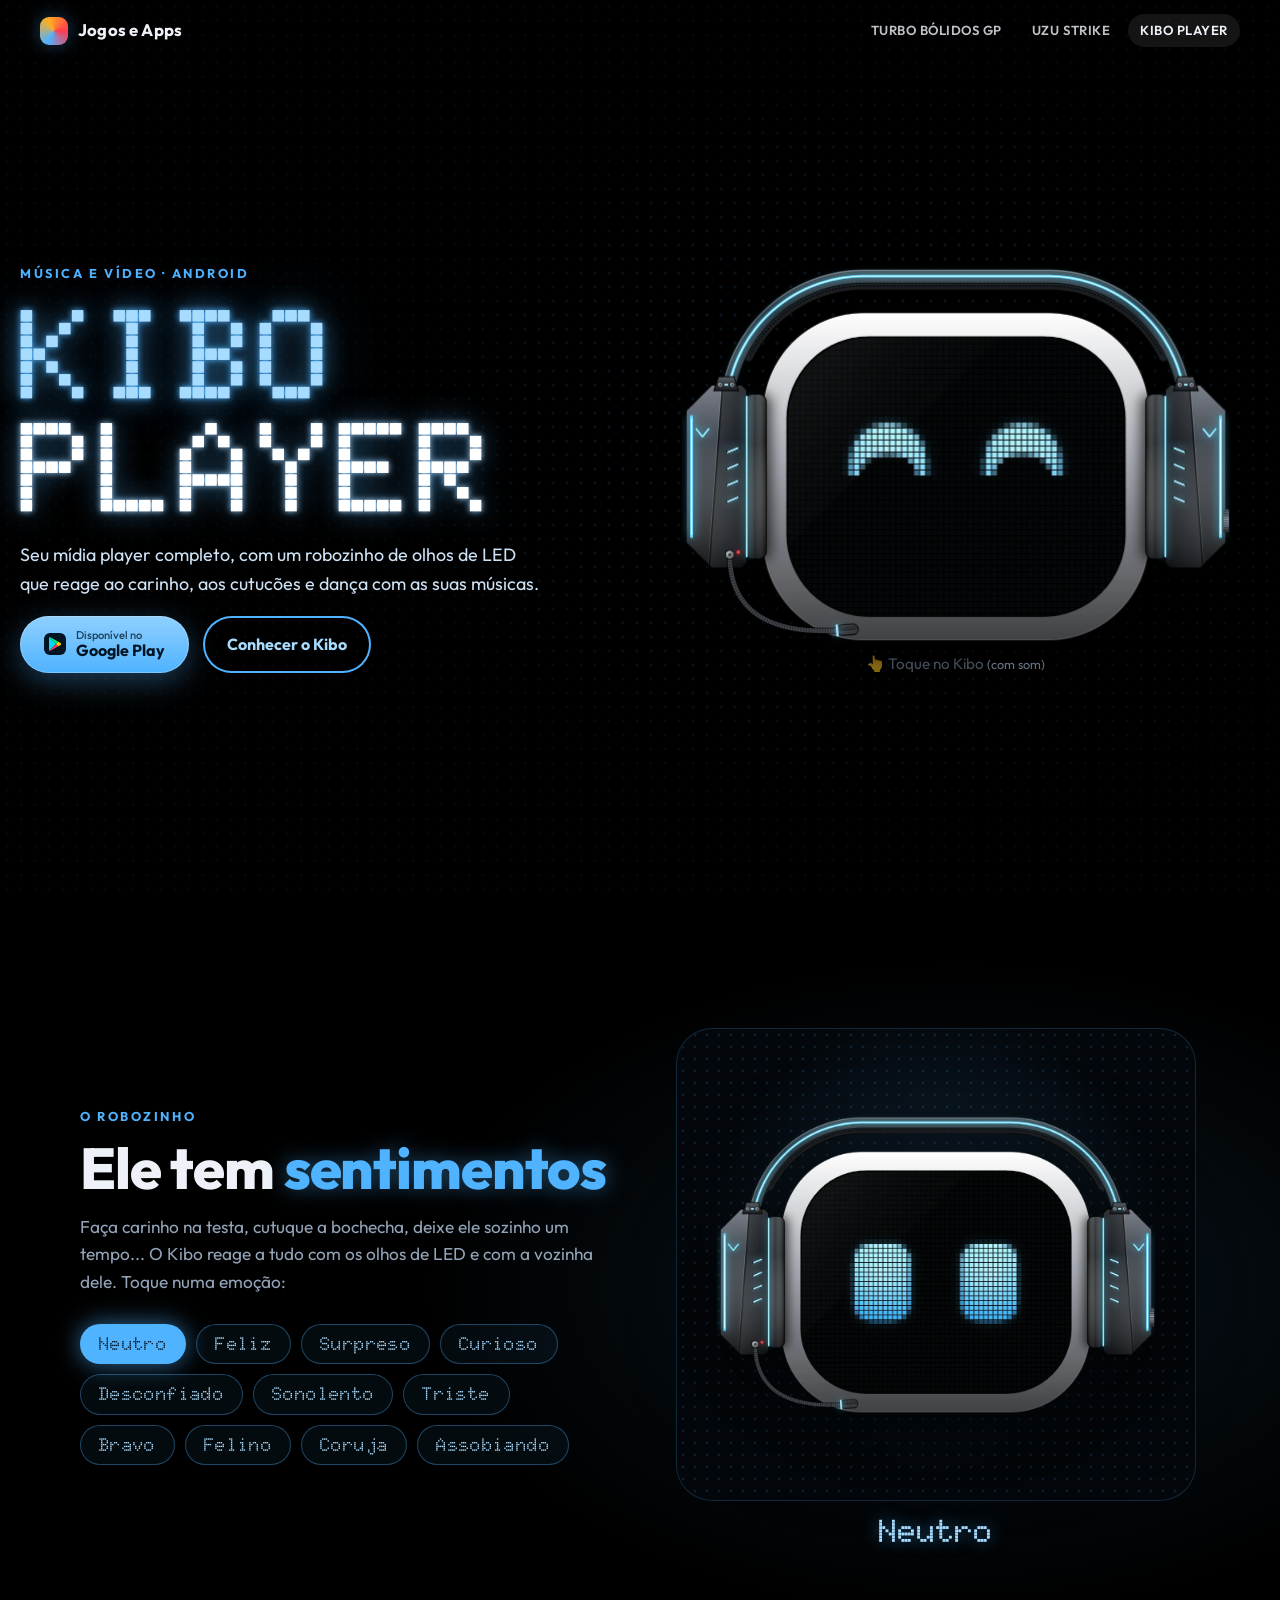
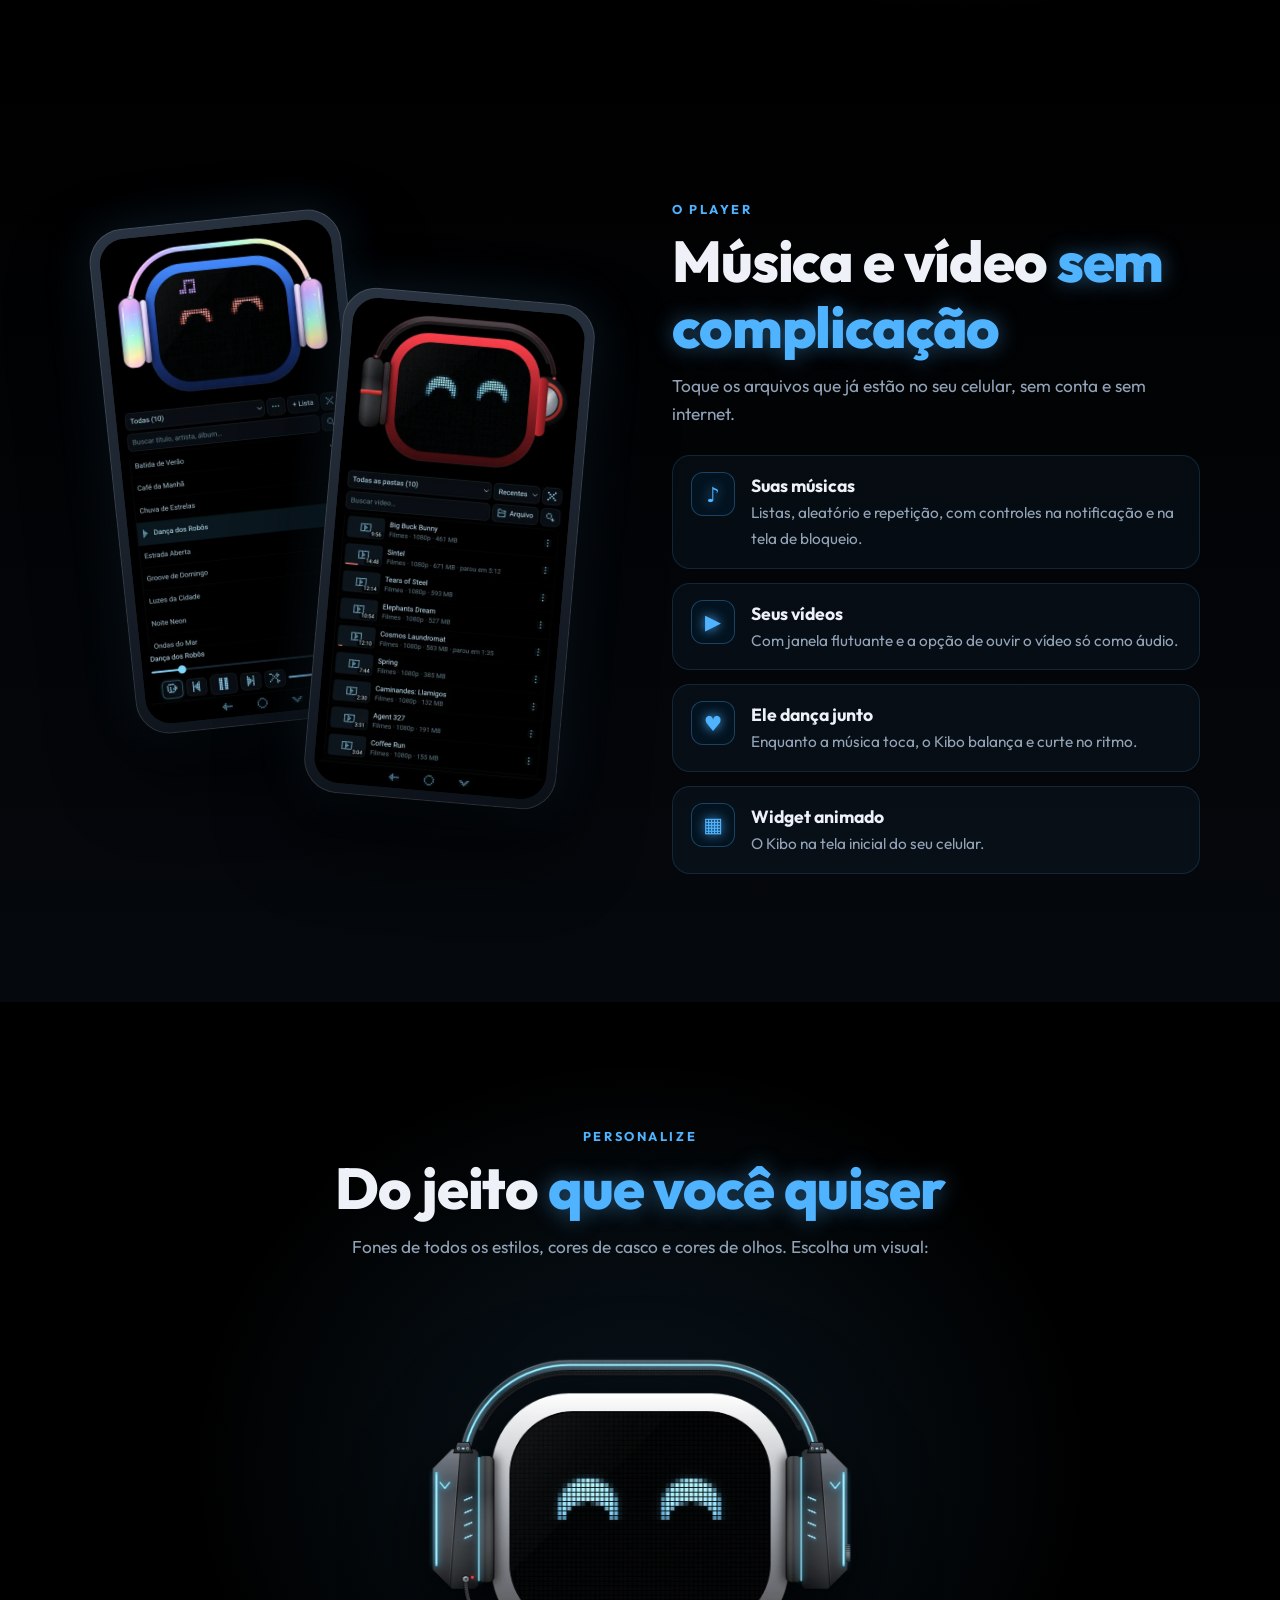
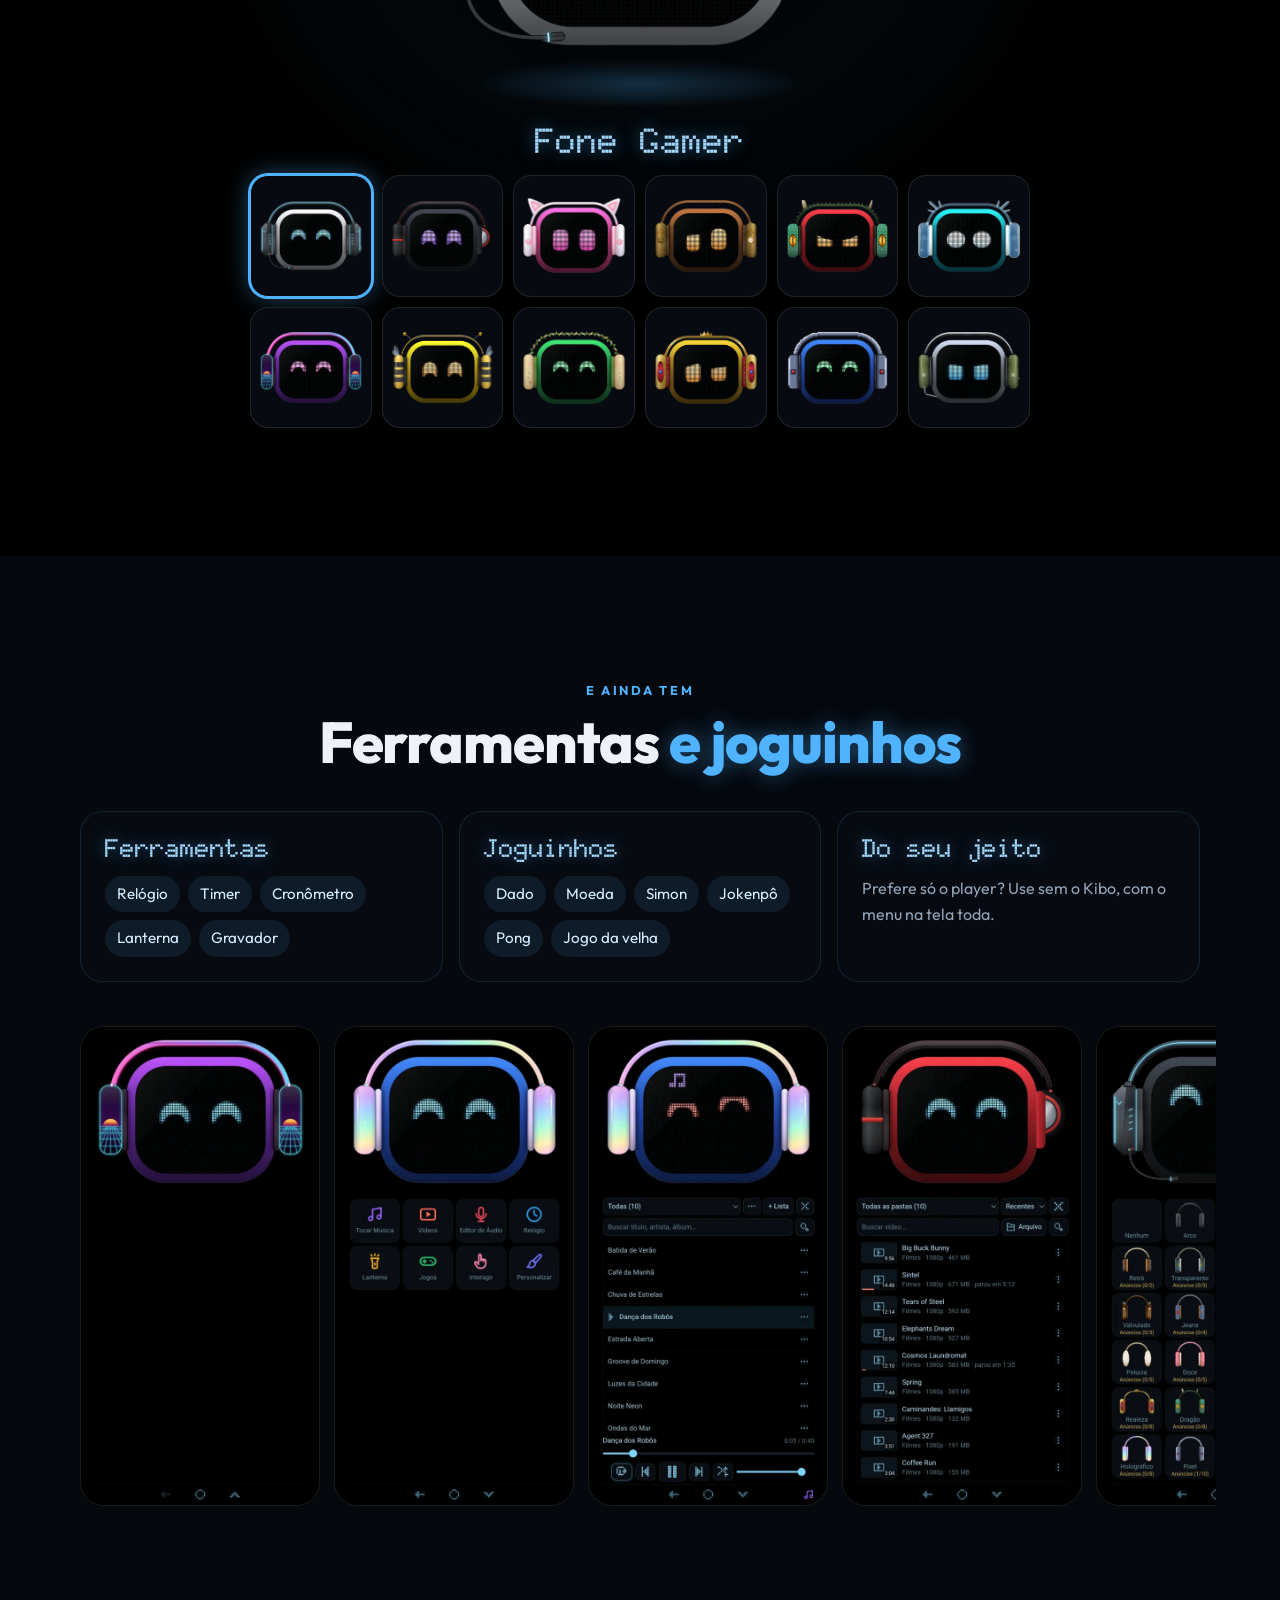
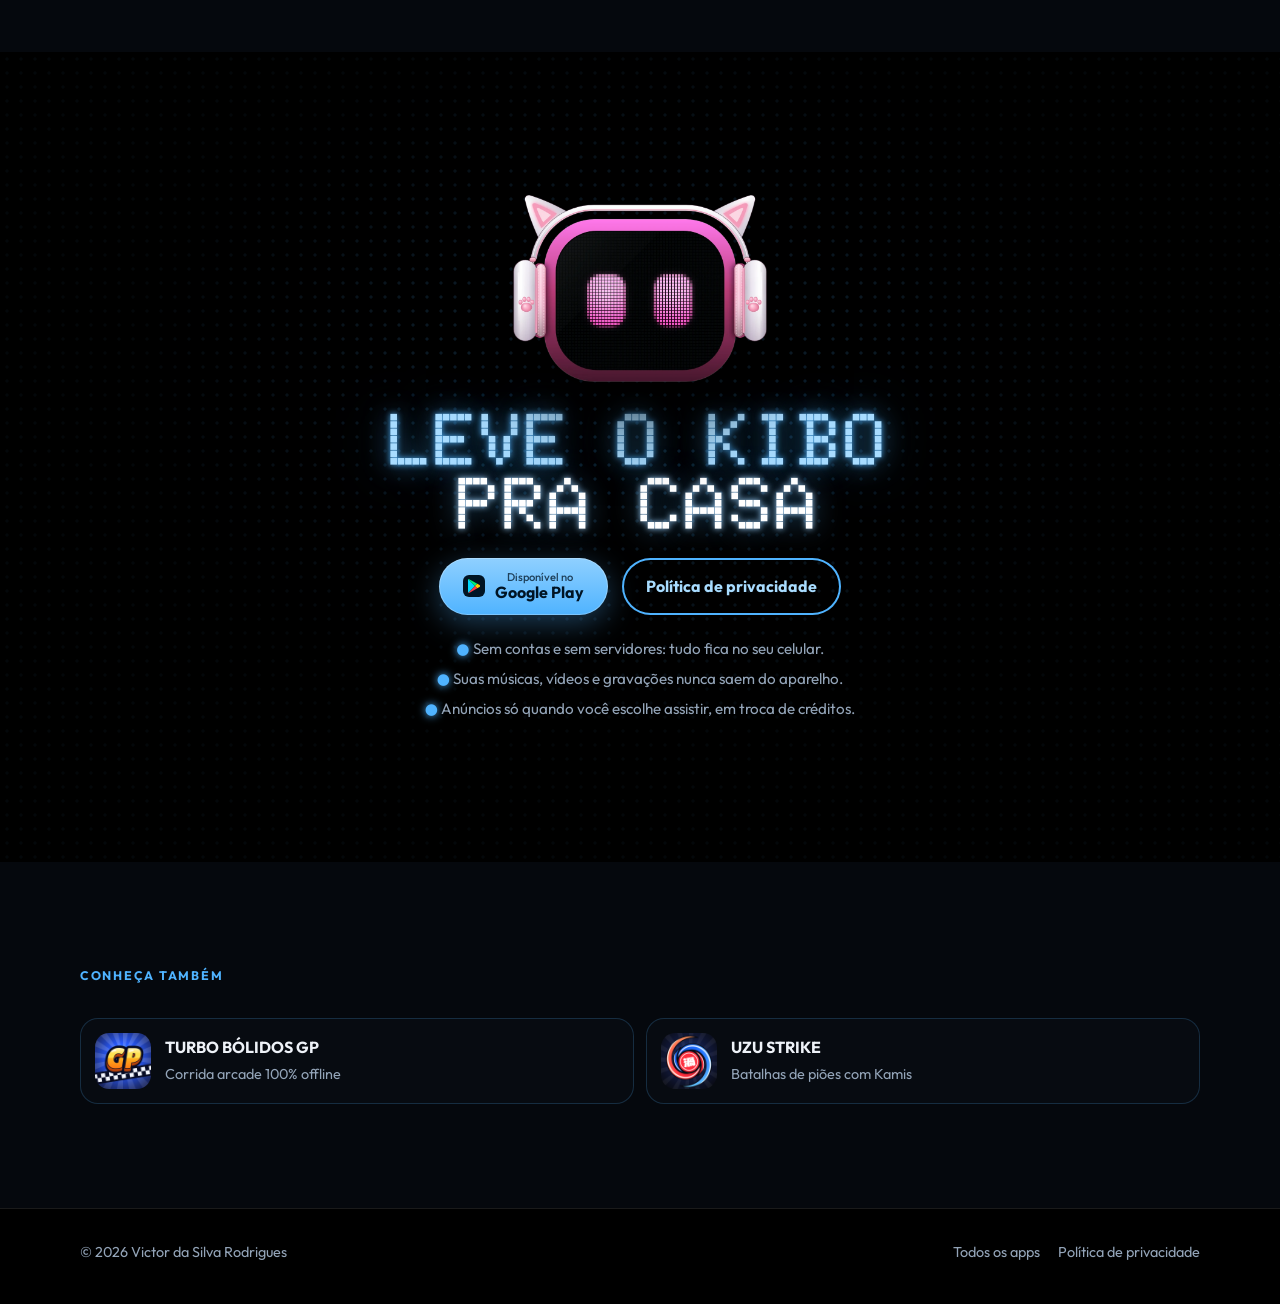
<file: kibo/index.html>
<!doctype html>
<html lang="pt-BR">
<head>
  <meta charset="utf-8">
  <meta name="viewport" content="width=device-width, initial-scale=1, viewport-fit=cover">
  <title>KIBO PLAYER</title>
  <meta name="description" content="Player de músicas e vídeos com um robozinho de estimação de olhos de LED que reage ao carinho, aos cutucões e dança com as suas músicas.">
  <meta name="theme-color" content="#000000">
  <meta property="og:title" content="KIBO PLAYER">
  <meta property="og:description" content="Player de músicas e vídeos com um robozinho de estimação de olhos de LED.">
  <meta property="og:image" content="img/destaque.webp">
  <link rel="icon" href="icone.png">
  <link rel="preconnect" href="https://fonts.googleapis.com">
  <link rel="preconnect" href="https://fonts.gstatic.com" crossorigin>
  <link rel="stylesheet" href="https://fonts.googleapis.com/css2?family=Doto:wght@700;900&family=Outfit:wght@400;500;700;800&display=swap">
  <link rel="stylesheet" href="../estilo.css">
  <link rel="stylesheet" href="pagina.css">
</head>
<body class="tema-kibo pagina-kibo">

<header class="topo">
  <a class="marca" href="../"><span class="ponto" aria-hidden="true"></span>Jogos e Apps</a>
  <nav aria-label="Aplicativos">
    <a href="../turbo-bolidos/">TURBO BÓLIDOS GP</a>
    <a href="../uzu-strike/">UZU STRIKE</a>
    <a href="./" aria-current="page">KIBO PLAYER</a>
  </nav>
</header>

<main>
  <!-- ================= Herói: o Kibo de verdade, que reage ================= -->
  <section class="kb-heroi" id="inicio" aria-label="Kibo Player">
    <div class="kb-led-fundo" aria-hidden="true"></div>
    <div class="kb-heroi-dentro">
      <div class="kb-heroi-texto">
        <span class="kb-tipo">Música e vídeo · Android</span>
        <h1 class="kb-titulo-led">KIBO<br><span>PLAYER</span></h1>
        <p>Seu mídia player completo, com um robozinho de olhos de LED que reage ao carinho, aos cutucões e dança com as suas músicas.</p>
        <div class="kb-botoes">
          <a class="kb-botao" href="https://play.google.com/store/apps/details?id=br.com.convesweb.kibo">
            <svg class="icone-play" viewBox="0 0 24 24" aria-hidden="true"><path fill="#00d7fe" d="M3.6 1.8 13.5 12 3.6 22.2c-.4-.2-.6-.6-.6-1.1V2.9c0-.5.2-.9.6-1.1z"/><path fill="#00f076" d="M3.6 1.8c.3-.2.7-.2 1.1 0L17 8.5 13.5 12z"/><path fill="#ff3a44" d="M17 15.5 4.7 22.6c-.4.2-.8.2-1.1 0L13.5 12z"/><path fill="#ffce00" d="M17 8.5l3.3 1.9c1 .6 1 2.6 0 3.2L17 15.5 13.5 12z"/></svg>
            <span><small>Disponível no</small>Google Play</span>
          </a>
          <a class="kb-botao contorno" href="#sentimentos"><span>Conhecer o Kibo</span></a>
        </div>
      </div>
      <div class="kb-robo-area">
        <button class="kb-robo" type="button" aria-label="Tocar no Kibo (ele reage e fala)">
          <span class="kb-halo" aria-hidden="true"></span>
          <img class="kb-robo-img" src="img/robo/expr-feliz.webp" alt="O Kibo, um robozinho com fones e olhos de LED">
        </button>
        <div class="kb-balao" aria-live="polite"></div>
        <p class="kb-dica"><span class="kb-dedo" aria-hidden="true">👆</span> Toque no Kibo <small>(com som)</small></p>
      </div>
    </div>
    <div class="kb-notas" aria-hidden="true"><i>♪</i><i>♫</i><i>♪</i><i>♬</i><i>♫</i></div>
  </section>

  <!-- ================= Sentimentos ================= -->
  <section class="kb-secao kb-sentimentos" id="sentimentos">
    <div class="envolve kb-dois">
      <div>
        <div class="kb-cabeca surge">
          <span class="kb-tipo">O robozinho</span>
          <h2>Ele tem <em>sentimentos</em></h2>
          <p>Faça carinho na testa, cutuque a bochecha, deixe ele sozinho um tempo... O Kibo reage a tudo com os olhos de LED e com a vozinha dele. Toque numa emoção:</p>
        </div>
        <div class="kb-emocoes surge" role="group" aria-label="Emoções do Kibo"></div>
      </div>
      <div class="kb-painel-robo surge">
        <div class="kb-painel-tela">
          <img class="kb-emocao-img" src="img/robo/expr-neutro.webp" alt="">
        </div>
        <span class="kb-emocao-nome">Neutro</span>
      </div>
    </div>
  </section>

  <!-- ================= Player ================= -->
  <section class="kb-secao kb-player" id="player">
    <div class="envolve kb-dois inverte">
      <div class="kb-celulares surge" aria-hidden="true">
        <div class="kb-celular c1"><img src="img/tela-3.webp" alt="" loading="lazy"></div>
        <div class="kb-celular c2"><img src="img/tela-4.webp" alt="" loading="lazy"></div>
      </div>
      <div>
        <div class="kb-cabeca surge">
          <span class="kb-tipo">O player</span>
          <h2>Música e vídeo <em>sem complicação</em></h2>
          <p>Toque os arquivos que já estão no seu celular, sem conta e sem internet.</p>
        </div>
        <ul class="kb-lista surge">
          <li><b>♪</b><div><strong>Suas músicas</strong><span>Listas, aleatório e repetição, com controles na notificação e na tela de bloqueio.</span></div></li>
          <li><b>▶</b><div><strong>Seus vídeos</strong><span>Com janela flutuante e a opção de ouvir o vídeo só como áudio.</span></div></li>
          <li><b>♥</b><div><strong>Ele dança junto</strong><span>Enquanto a música toca, o Kibo balança e curte no ritmo.</span></div></li>
          <li><b>▦</b><div><strong>Widget animado</strong><span>O Kibo na tela inicial do seu celular.</span></div></li>
        </ul>
      </div>
    </div>
  </section>

  <!-- ================= Personalize ================= -->
  <section class="kb-secao kb-visuais" id="personalize">
    <div class="envolve">
      <div class="kb-cabeca centro surge">
        <span class="kb-tipo">Personalize</span>
        <h2>Do jeito <em>que você quiser</em></h2>
        <p>Fones de todos os estilos, cores de casco e cores de olhos. Escolha um visual:</p>
      </div>
      <div class="kb-vitrine surge">
        <div class="kb-vitrine-palco">
          <img class="kb-vitrine-img" src="img/robo/visual-gamer.webp" alt="">
        </div>
        <span class="kb-vitrine-nome">Fone Gamer</span>
        <div class="kb-vitrine-lista" role="tablist" aria-label="Visuais do Kibo"></div>
      </div>
    </div>
  </section>

  <!-- ================= Muito mais ================= -->
  <section class="kb-secao kb-mais" id="mais">
    <div class="envolve">
      <div class="kb-cabeca centro surge">
        <span class="kb-tipo">E ainda tem</span>
        <h2>Ferramentas <em>e joguinhos</em></h2>
      </div>
      <div class="kb-mais-grade">
        <div class="kb-bloco surge">
          <h3>Ferramentas</h3>
          <ul class="kb-chips"><li>Relógio</li><li>Timer</li><li>Cronômetro</li><li>Lanterna</li><li>Gravador</li></ul>
        </div>
        <div class="kb-bloco surge">
          <h3>Joguinhos</h3>
          <ul class="kb-chips"><li>Dado</li><li>Moeda</li><li>Simon</li><li>Jokenpô</li><li>Pong</li><li>Jogo da velha</li></ul>
        </div>
        <div class="kb-bloco surge">
          <h3>Do seu jeito</h3>
          <p>Prefere só o player? Use sem o Kibo, com o menu na tela toda.</p>
        </div>
      </div>
      <div class="galeria retrato kb-galeria surge">
        <img src="img/tela-1.webp" alt="Tela inicial com o Kibo" width="540" height="1080" loading="lazy">
        <img src="img/tela-2.webp" alt="Menu de funções" width="540" height="1080" loading="lazy">
        <img src="img/tela-3.webp" alt="Player de músicas" width="540" height="1080" loading="lazy">
        <img src="img/tela-4.webp" alt="Lista de vídeos" width="540" height="1080" loading="lazy">
        <img src="img/tela-5.webp" alt="Escolha de fones para o Kibo" width="540" height="1080" loading="lazy">
        <img src="img/tela-6.webp" alt="Jogo da velha" width="540" height="1080" loading="lazy">
      </div>
    </div>
  </section>

  <!-- ================= Final ================= -->
  <section class="kb-final">
    <div class="kb-led-fundo" aria-hidden="true"></div>
    <div class="envolve kb-final-dentro surge">
      <img class="kb-final-robo" src="img/robo/visual-gatinho.webp" alt="" loading="lazy">
      <h2 class="kb-titulo-led pequeno">LEVE O KIBO<br><span>PRA CASA</span></h2>
      <div class="kb-botoes centro">
        <a class="kb-botao" href="https://play.google.com/store/apps/details?id=br.com.convesweb.kibo">
          <svg class="icone-play" viewBox="0 0 24 24" aria-hidden="true"><path fill="#00d7fe" d="M3.6 1.8 13.5 12 3.6 22.2c-.4-.2-.6-.6-.6-1.1V2.9c0-.5.2-.9.6-1.1z"/><path fill="#00f076" d="M3.6 1.8c.3-.2.7-.2 1.1 0L17 8.5 13.5 12z"/><path fill="#ff3a44" d="M17 15.5 4.7 22.6c-.4.2-.8.2-1.1 0L13.5 12z"/><path fill="#ffce00" d="M17 8.5l3.3 1.9c1 .6 1 2.6 0 3.2L17 15.5 13.5 12z"/></svg>
          <span><small>Disponível no</small>Google Play</span>
        </a>
        <a class="kb-botao contorno" href="privacidade.html"><span>Política de privacidade</span></a>
      </div>
      <ul class="kb-privacidade">
        <li>Sem contas e sem servidores: tudo fica no seu celular.</li>
        <li>Suas músicas, vídeos e gravações nunca saem do aparelho.</li>
        <li>Anúncios só quando você escolhe assistir, em troca de créditos.</li>
      </ul>
    </div>
  </section>

  <section class="secao alt">
    <div class="envolve">
      <div class="secao-titulo"><span class="tipo">Conheça também</span></div>
      <div class="outros">
        <a class="outro" href="../turbo-bolidos/"><img src="../turbo-bolidos/icone.png" alt=""><div><strong>TURBO BÓLIDOS GP</strong><span>Corrida arcade 100% offline</span></div></a>
        <a class="outro" href="../uzu-strike/"><img src="../uzu-strike/icone.png" alt=""><div><strong>UZU STRIKE</strong><span>Batalhas de piões com Kamis</span></div></a>
      </div>
    </div>
  </section>
</main>

<footer class="rodape">
  <div class="envolve">
    <span>© 2026 Victor da Silva Rodrigues</span>
    <nav><a href="../">Todos os apps</a><a href="privacidade.html">Política de privacidade</a></nav>
  </div>
</footer>

<script src="dados.js"></script>
<script src="../site.js"></script>
<script src="pagina.js"></script>
</body>
</html>
</file>
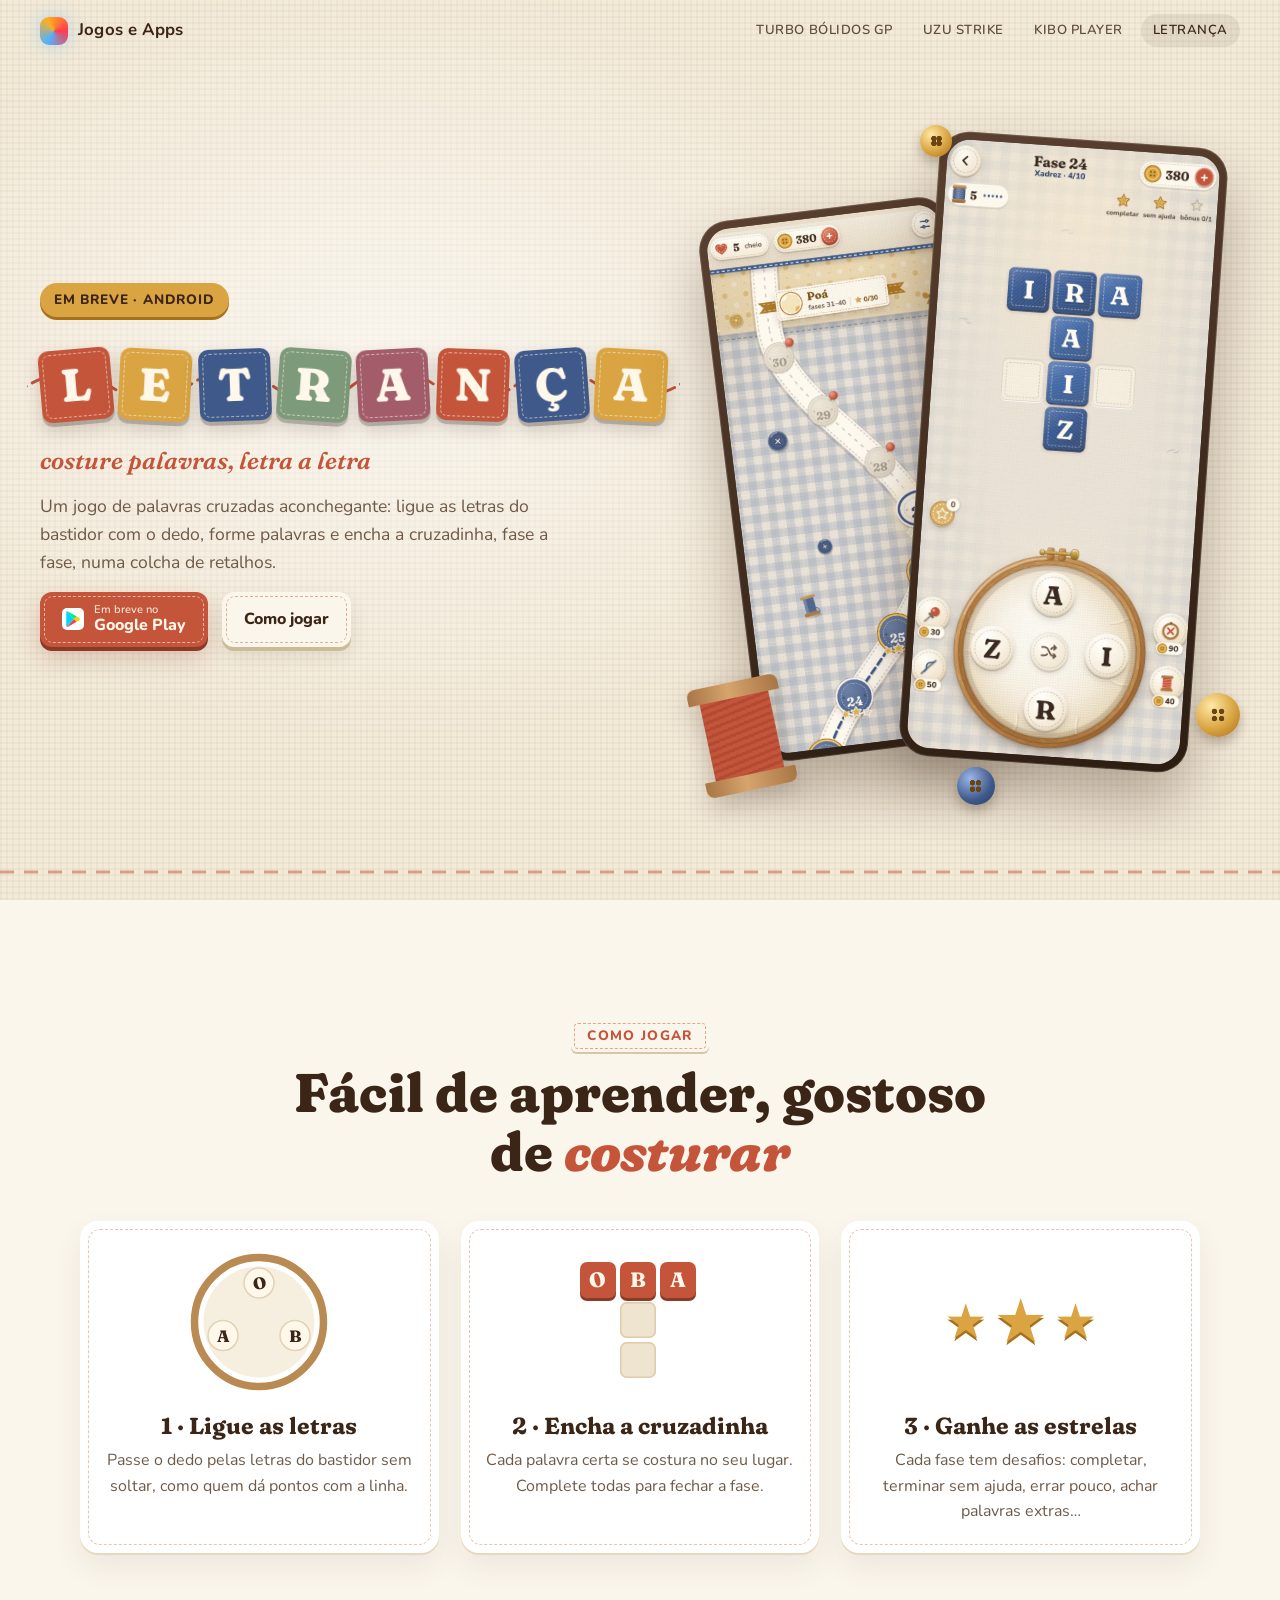
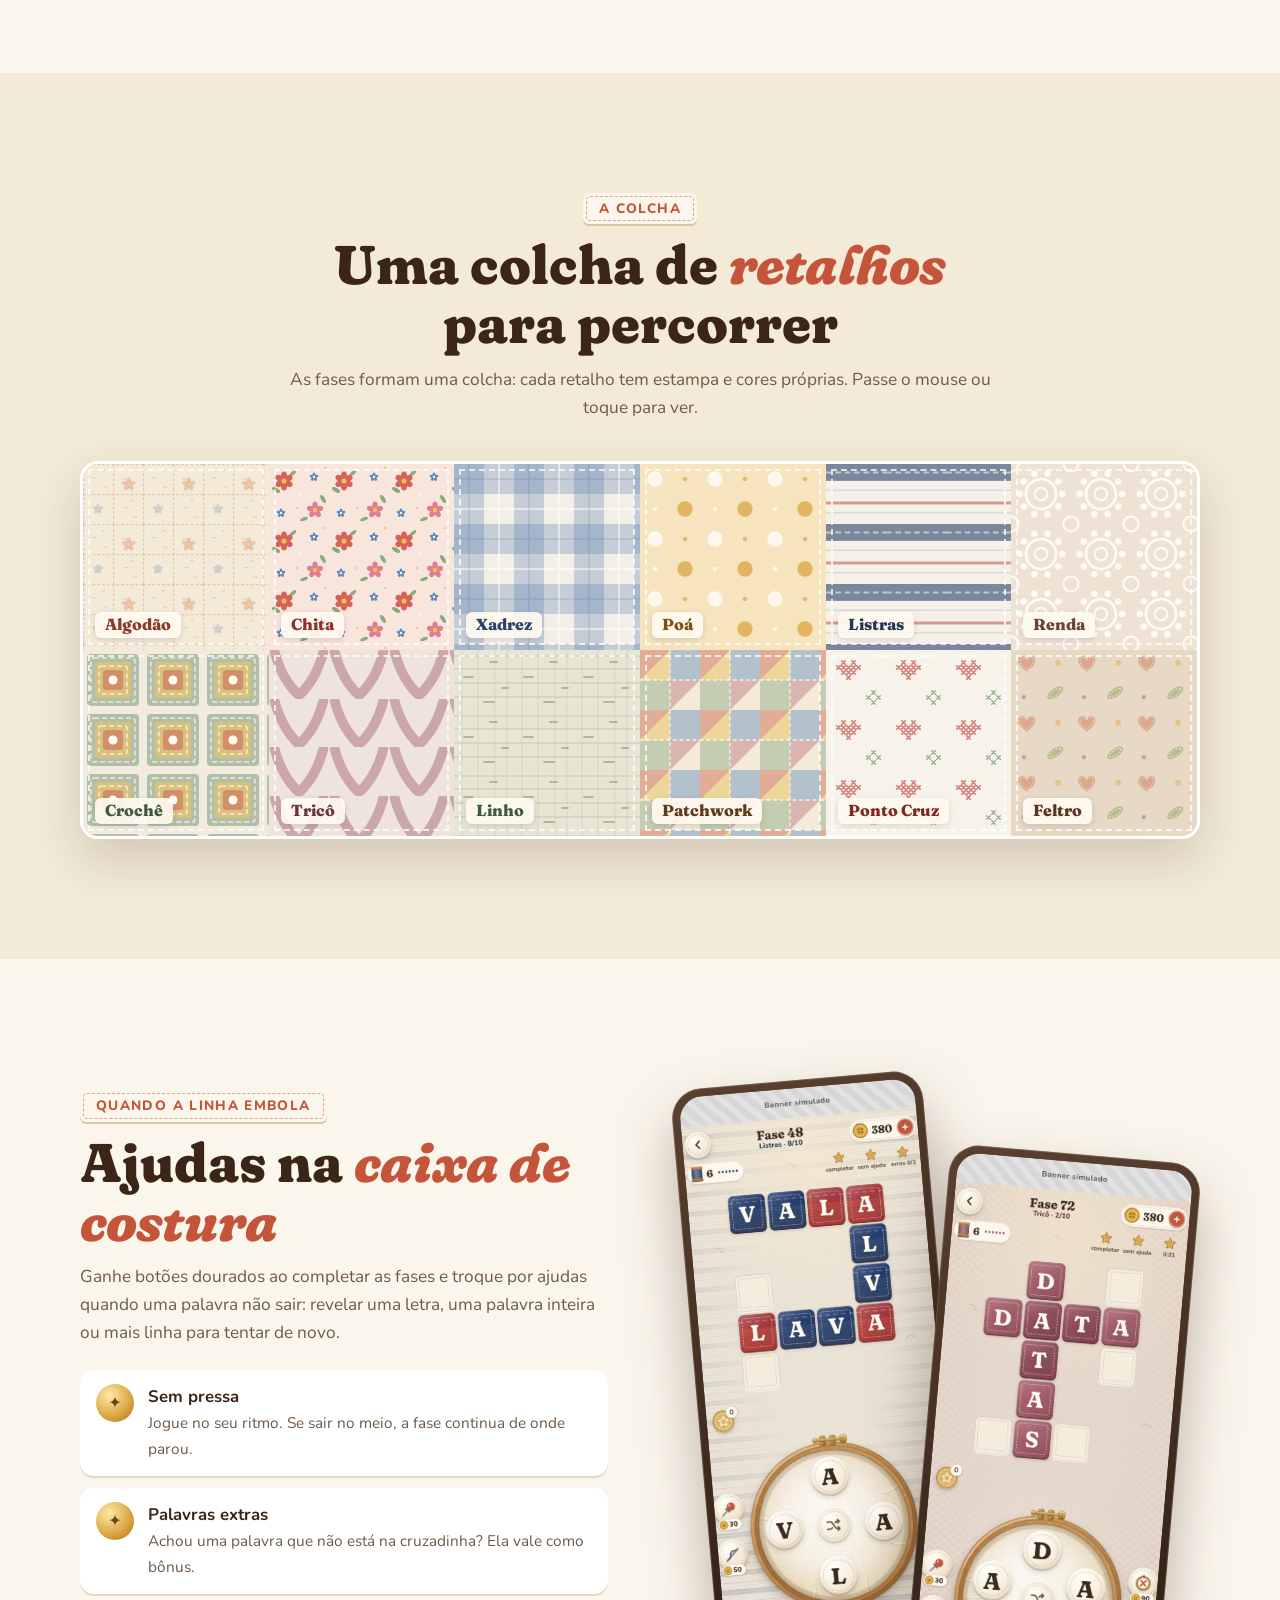
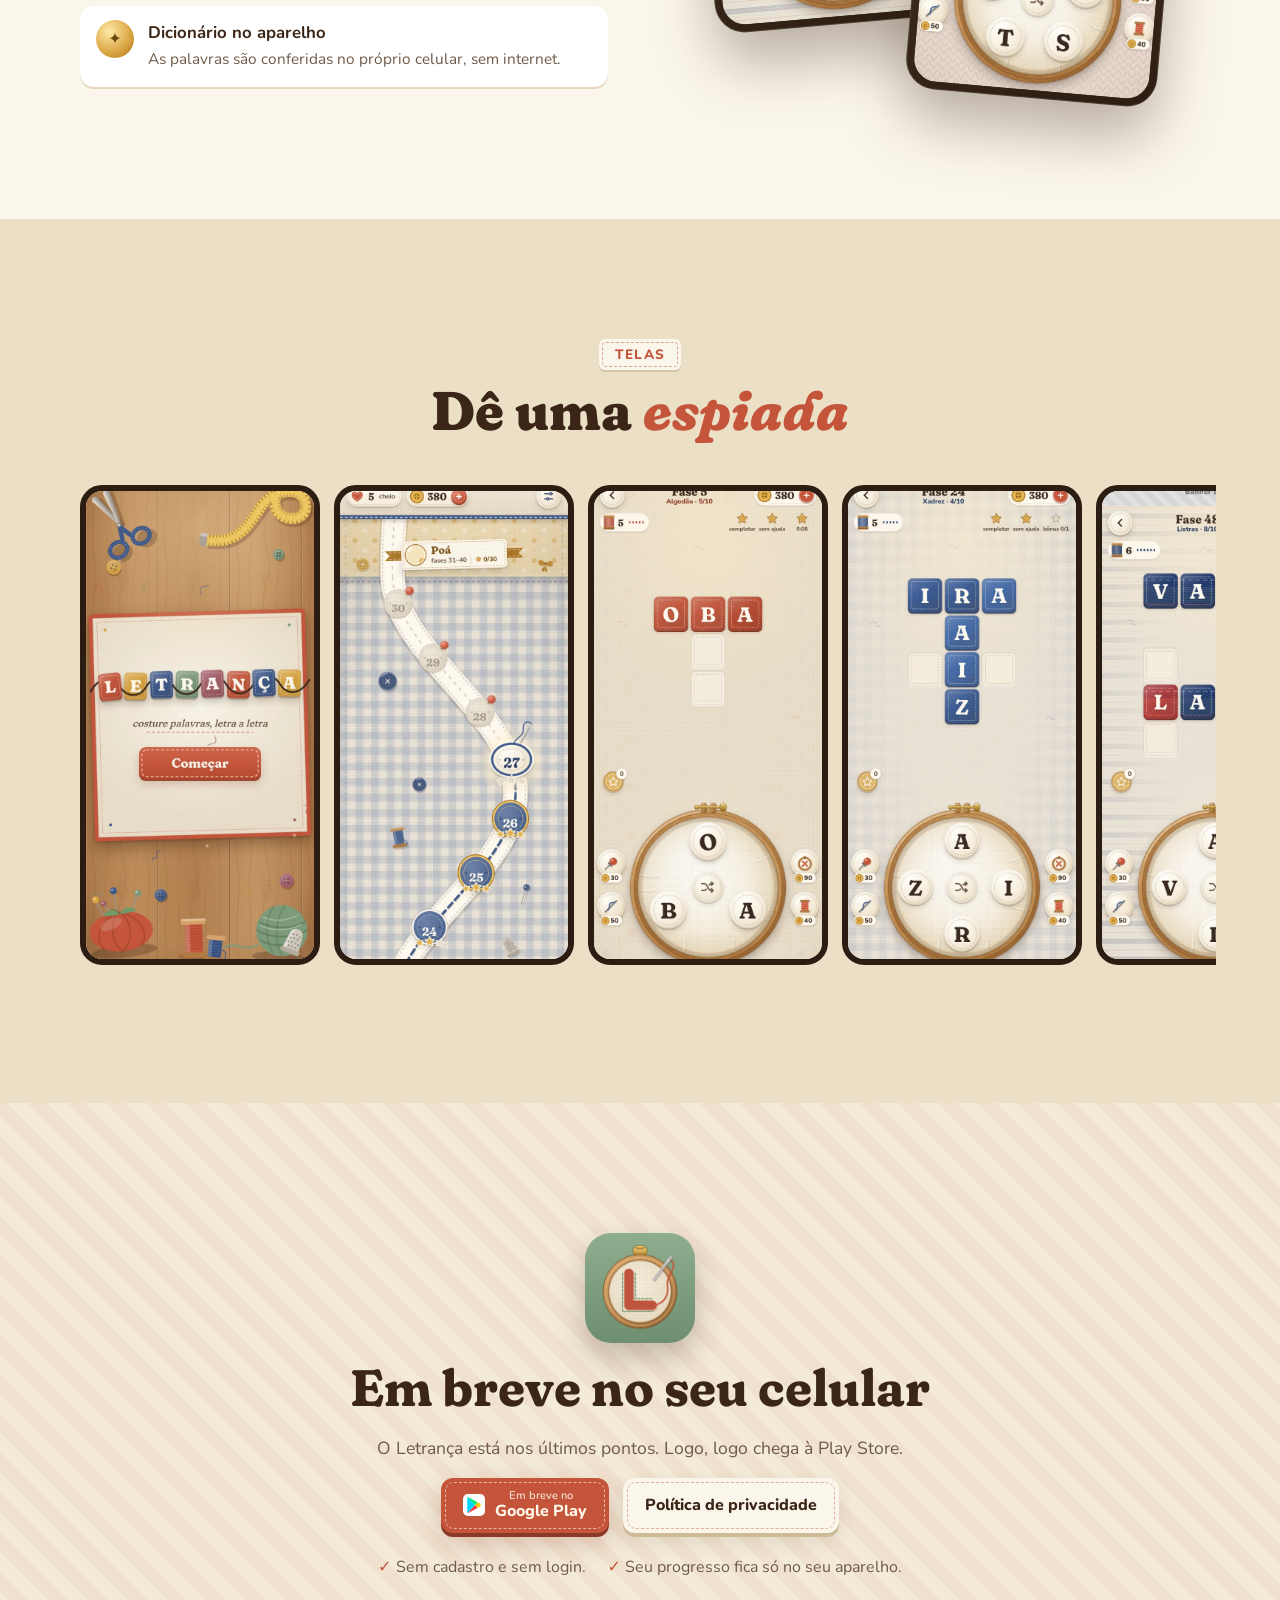
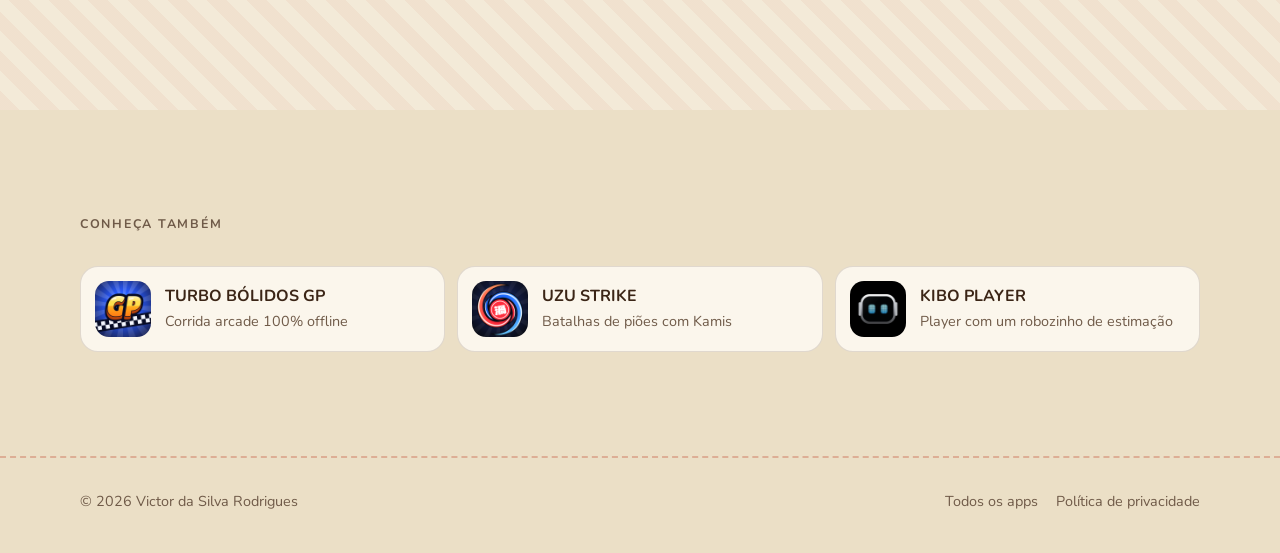
<file: letranca/index.html>
<!doctype html>
<html lang="pt-BR">
<head>
  <meta charset="utf-8">
  <meta name="viewport" content="width=device-width, initial-scale=1, viewport-fit=cover">
  <title>LETRANÇA</title>
  <meta name="description" content="Letrança: jogo de palavras cruzadas em que você liga as letras com o dedo e costura palavras, letra a letra. Em breve para Android.">
  <meta name="theme-color" content="#f3ead8">
  <meta property="og:title" content="LETRANÇA">
  <meta property="og:description" content="Costure palavras, letra a letra. Em breve para Android.">
  <meta property="og:image" content="img/tela-fase-2.webp">
  <link rel="icon" href="icone.png">
  <link rel="preconnect" href="https://fonts.googleapis.com">
  <link rel="preconnect" href="https://fonts.gstatic.com" crossorigin>
  <link rel="stylesheet" href="https://fonts.googleapis.com/css2?family=Fraunces:opsz,wght,SOFT@9..144,600..900,100&family=Nunito:wght@600;700;800&family=Outfit:wght@400;500;700;800&display=swap">
  <link rel="stylesheet" href="../estilo.css">
  <link rel="stylesheet" href="pagina.css">
</head>
<body class="pagina-letranca">

<header class="topo">
  <a class="marca" href="../"><span class="ponto" aria-hidden="true"></span>Jogos e Apps</a>
  <nav aria-label="Aplicativos">
    <a href="../turbo-bolidos/">TURBO BÓLIDOS GP</a>
    <a href="../uzu-strike/">UZU STRIKE</a>
    <a href="../kibo/">KIBO PLAYER</a>
    <a href="./" aria-current="page">LETRANÇA</a>
  </nav>
</header>

<main>
  <!-- ================= Herói: a mesa de costura ================= -->
  <section class="lt-heroi" id="inicio" aria-label="Letrança">
    <div class="lt-heroi-dentro">
      <div class="lt-heroi-texto">
        <span class="lt-selo">Em breve · Android</span>
        <h1 class="lt-logo" aria-label="Letrança">
          <svg class="lt-logo-fio" viewBox="0 0 800 100" preserveAspectRatio="none" aria-hidden="true"><path d="M-10 62 C 25 20, 75 20, 100 50 S 175 80, 200 50 S 275 20, 300 50 S 375 80, 400 50 S 475 20, 500 50 S 575 80, 600 50 S 675 20, 700 50 S 775 80, 810 40" /></svg>
          <span style="--c:#c4553b;--r:-5deg">L</span><span style="--c:#d9a441;--r:3deg">E</span><span style="--c:#3f5a8a;--r:-2deg">T</span><span style="--c:#7d9a7a;--r:4deg">R</span><span style="--c:#a35d6a;--r:-3deg">A</span><span style="--c:#c4553b;--r:2deg">N</span><span style="--c:#3f5a8a;--r:-4deg">Ç</span><span style="--c:#d9a441;--r:3deg">A</span>
        </h1>
        <p class="lt-sub">costure palavras, letra a letra</p>
        <p class="lt-desc">Um jogo de palavras cruzadas aconchegante: ligue as letras do bastidor com o dedo, forme palavras e encha a cruzadinha, fase a fase, numa colcha de retalhos.</p>
        <div class="lt-botoes">
          <a class="lt-botao" href="https://play.google.com/store/apps/details?id=br.com.letranca">
            <svg class="icone-play" viewBox="0 0 24 24" aria-hidden="true"><path fill="#00d7fe" d="M3.6 1.8 13.5 12 3.6 22.2c-.4-.2-.6-.6-.6-1.1V2.9c0-.5.2-.9.6-1.1z"/><path fill="#00f076" d="M3.6 1.8c.3-.2.7-.2 1.1 0L17 8.5 13.5 12z"/><path fill="#ff3a44" d="M17 15.5 4.7 22.6c-.4.2-.8.2-1.1 0L13.5 12z"/><path fill="#ffce00" d="M17 8.5l3.3 1.9c1 .6 1 2.6 0 3.2L17 15.5 13.5 12z"/></svg>
            <span><small>Em breve no</small>Google Play</span>
          </a>
          <a class="lt-botao discreto" href="#como-jogar"><span>Como jogar</span></a>
        </div>
      </div>
      <div class="lt-heroi-arte" aria-hidden="true">
        <div class="lt-celular lt-c1"><img src="img/tela-fase-2.webp" alt=""></div>
        <div class="lt-celular lt-c2"><img src="img/tela-mapa.webp" alt=""></div>
        <span class="lt-carretel"></span>
        <span class="lt-botaozinho b1"></span><span class="lt-botaozinho b2"></span><span class="lt-botaozinho b3"></span>
      </div>
    </div>
    <svg class="lt-costura-borda" viewBox="0 0 1200 40" preserveAspectRatio="none" aria-hidden="true"><path d="M0 20 H1200" /></svg>
  </section>

  <!-- ================= Como jogar ================= -->
  <section class="lt-secao lt-como" id="como-jogar">
    <div class="envolve">
      <div class="lt-cabeca surge">
        <span class="lt-etiqueta">Como jogar</span>
        <h2>Fácil de aprender, gostoso de <em>costurar</em></h2>
      </div>
      <ol class="lt-passos">
        <li class="surge">
          <div class="lt-bastidor-demo" aria-hidden="true">
            <svg viewBox="0 0 200 200"><circle cx="100" cy="100" r="86" class="aro"/><circle cx="100" cy="100" r="74" class="pano"/>
              <path class="lt-linha-demo" d="M100 48 L148 118 L52 118"/>
              <g class="letra"><circle cx="100" cy="48" r="20"/><text x="100" y="56">O</text></g>
              <g class="letra"><circle cx="148" cy="118" r="20"/><text x="148" y="126">B</text></g>
              <g class="letra"><circle cx="52" cy="118" r="20"/><text x="52" y="126">A</text></g>
            </svg>
          </div>
          <h3>1 · Ligue as letras</h3>
          <p>Passe o dedo pelas letras do bastidor sem soltar, como quem dá pontos com a linha.</p>
        </li>
        <li class="surge">
          <div class="lt-cruzadinha" aria-hidden="true">
            <span class="c" style="--x:1;--y:1">O</span><span class="c" style="--x:2;--y:1">B</span><span class="c" style="--x:3;--y:1">A</span>
            <span class="v" style="--x:2;--y:2"></span><span class="v" style="--x:2;--y:3"></span>
          </div>
          <h3>2 · Encha a cruzadinha</h3>
          <p>Cada palavra certa se costura no seu lugar. Complete todas para fechar a fase.</p>
        </li>
        <li class="surge">
          <div class="lt-estrelas" aria-hidden="true"><i>★</i><i>★</i><i>★</i></div>
          <h3>3 · Ganhe as estrelas</h3>
          <p>Cada fase tem desafios: completar, terminar sem ajuda, errar pouco, achar palavras extras…</p>
        </li>
      </ol>
    </div>
  </section>

  <!-- ================= A colcha (lugares) ================= -->
  <section class="lt-secao lt-colcha" id="colcha">
    <div class="envolve">
      <div class="lt-cabeca surge">
        <span class="lt-etiqueta">A colcha</span>
        <h2>Uma colcha de <em>retalhos</em> para percorrer</h2>
        <p class="lt-colcha-p">As fases formam uma colcha: cada retalho tem estampa e cores próprias. Passe o mouse ou toque para ver.</p>
      </div>
      <div class="lt-retalhos surge" role="list"></div>
    </div>
  </section>

  <!-- ================= Ajudas ================= -->
  <section class="lt-secao lt-ajudas" id="ajudas">
    <div class="envolve lt-dois">
      <div class="surge">
        <div class="lt-cabeca">
          <span class="lt-etiqueta">Quando a linha embola</span>
          <h2>Ajudas na <em>caixa de costura</em></h2>
          <p>Ganhe botões dourados ao completar as fases e troque por ajudas quando uma palavra não sair: revelar uma letra, uma palavra inteira ou mais linha para tentar de novo.</p>
        </div>
        <ul class="lt-lista">
          <li><b>✦</b><div><strong>Sem pressa</strong><span>Jogue no seu ritmo. Se sair no meio, a fase continua de onde parou.</span></div></li>
          <li><b>✦</b><div><strong>Palavras extras</strong><span>Achou uma palavra que não está na cruzadinha? Ela vale como bônus.</span></div></li>
          <li><b>✦</b><div><strong>Dicionário no aparelho</strong><span>As palavras são conferidas no próprio celular, sem internet.</span></div></li>
        </ul>
      </div>
      <div class="lt-celulares surge" aria-hidden="true">
        <div class="lt-celular"><img src="img/tela-fase-3.webp" alt="" loading="lazy"></div>
        <div class="lt-celular"><img src="img/tela-fase-4.webp" alt="" loading="lazy"></div>
      </div>
    </div>
  </section>

  <!-- ================= Telas ================= -->
  <section class="lt-secao lt-telas">
    <div class="envolve">
      <div class="lt-cabeca surge"><span class="lt-etiqueta">Telas</span><h2>Dê uma <em>espiada</em></h2></div>
      <div class="galeria retrato lt-galeria surge">
        <img src="img/tela-abertura.webp" alt="Abertura do Letrança" width="618" height="1338" loading="lazy">
        <img src="img/tela-mapa.webp" alt="Mapa de fases em forma de colcha" width="618" height="1338" loading="lazy">
        <img src="img/tela-fase-1.webp" alt="Uma fase no começo" width="618" height="1338" loading="lazy">
        <img src="img/tela-fase-2.webp" alt="Cruzadinha com palavras costuradas" width="618" height="1338" loading="lazy">
        <img src="img/tela-fase-3.webp" alt="Fase no retalho de listras" width="618" height="1338" loading="lazy">
        <img src="img/tela-fase-4.webp" alt="Fase no retalho de tricô" width="618" height="1338" loading="lazy">
      </div>
    </div>
  </section>

  <!-- ================= Final ================= -->
  <section class="lt-final">
    <div class="envolve lt-final-dentro surge">
      <img class="lt-final-icone" src="icone.png" alt="" loading="lazy">
      <h2>Em breve no seu celular</h2>
      <p>O Letrança está nos últimos pontos. Logo, logo chega à Play Store.</p>
      <div class="lt-botoes centro">
        <a class="lt-botao" href="https://play.google.com/store/apps/details?id=br.com.letranca">
          <svg class="icone-play" viewBox="0 0 24 24" aria-hidden="true"><path fill="#00d7fe" d="M3.6 1.8 13.5 12 3.6 22.2c-.4-.2-.6-.6-.6-1.1V2.9c0-.5.2-.9.6-1.1z"/><path fill="#00f076" d="M3.6 1.8c.3-.2.7-.2 1.1 0L17 8.5 13.5 12z"/><path fill="#ff3a44" d="M17 15.5 4.7 22.6c-.4.2-.8.2-1.1 0L13.5 12z"/><path fill="#ffce00" d="M17 8.5l3.3 1.9c1 .6 1 2.6 0 3.2L17 15.5 13.5 12z"/></svg>
          <span><small>Em breve no</small>Google Play</span>
        </a>
        <a class="lt-botao discreto" href="privacidade.html"><span>Política de privacidade</span></a>
      </div>
      <ul class="lt-privacidade">
        <li>Sem cadastro e sem login.</li>
        <li>Seu progresso fica só no seu aparelho.</li>
      </ul>
    </div>
  </section>

  <section class="secao alt">
    <div class="envolve">
      <div class="secao-titulo"><span class="tipo">Conheça também</span></div>
      <div class="outros">
        <a class="outro" href="../turbo-bolidos/"><img src="../turbo-bolidos/icone.png" alt=""><div><strong>TURBO BÓLIDOS GP</strong><span>Corrida arcade 100% offline</span></div></a>
        <a class="outro" href="../uzu-strike/"><img src="../uzu-strike/icone.png" alt=""><div><strong>UZU STRIKE</strong><span>Batalhas de piões com Kamis</span></div></a>
        <a class="outro" href="../kibo/"><img src="../kibo/icone.png" alt=""><div><strong>KIBO PLAYER</strong><span>Player com um robozinho de estimação</span></div></a>
      </div>
    </div>
  </section>
</main>

<footer class="rodape">
  <div class="envolve">
    <span>© 2026 Victor da Silva Rodrigues</span>
    <nav><a href="../">Todos os apps</a><a href="privacidade.html">Política de privacidade</a></nav>
  </div>
</footer>

<script src="dados.js"></script>
<script src="../site.js"></script>
<script src="pagina.js"></script>
</body>
</html>
</file>
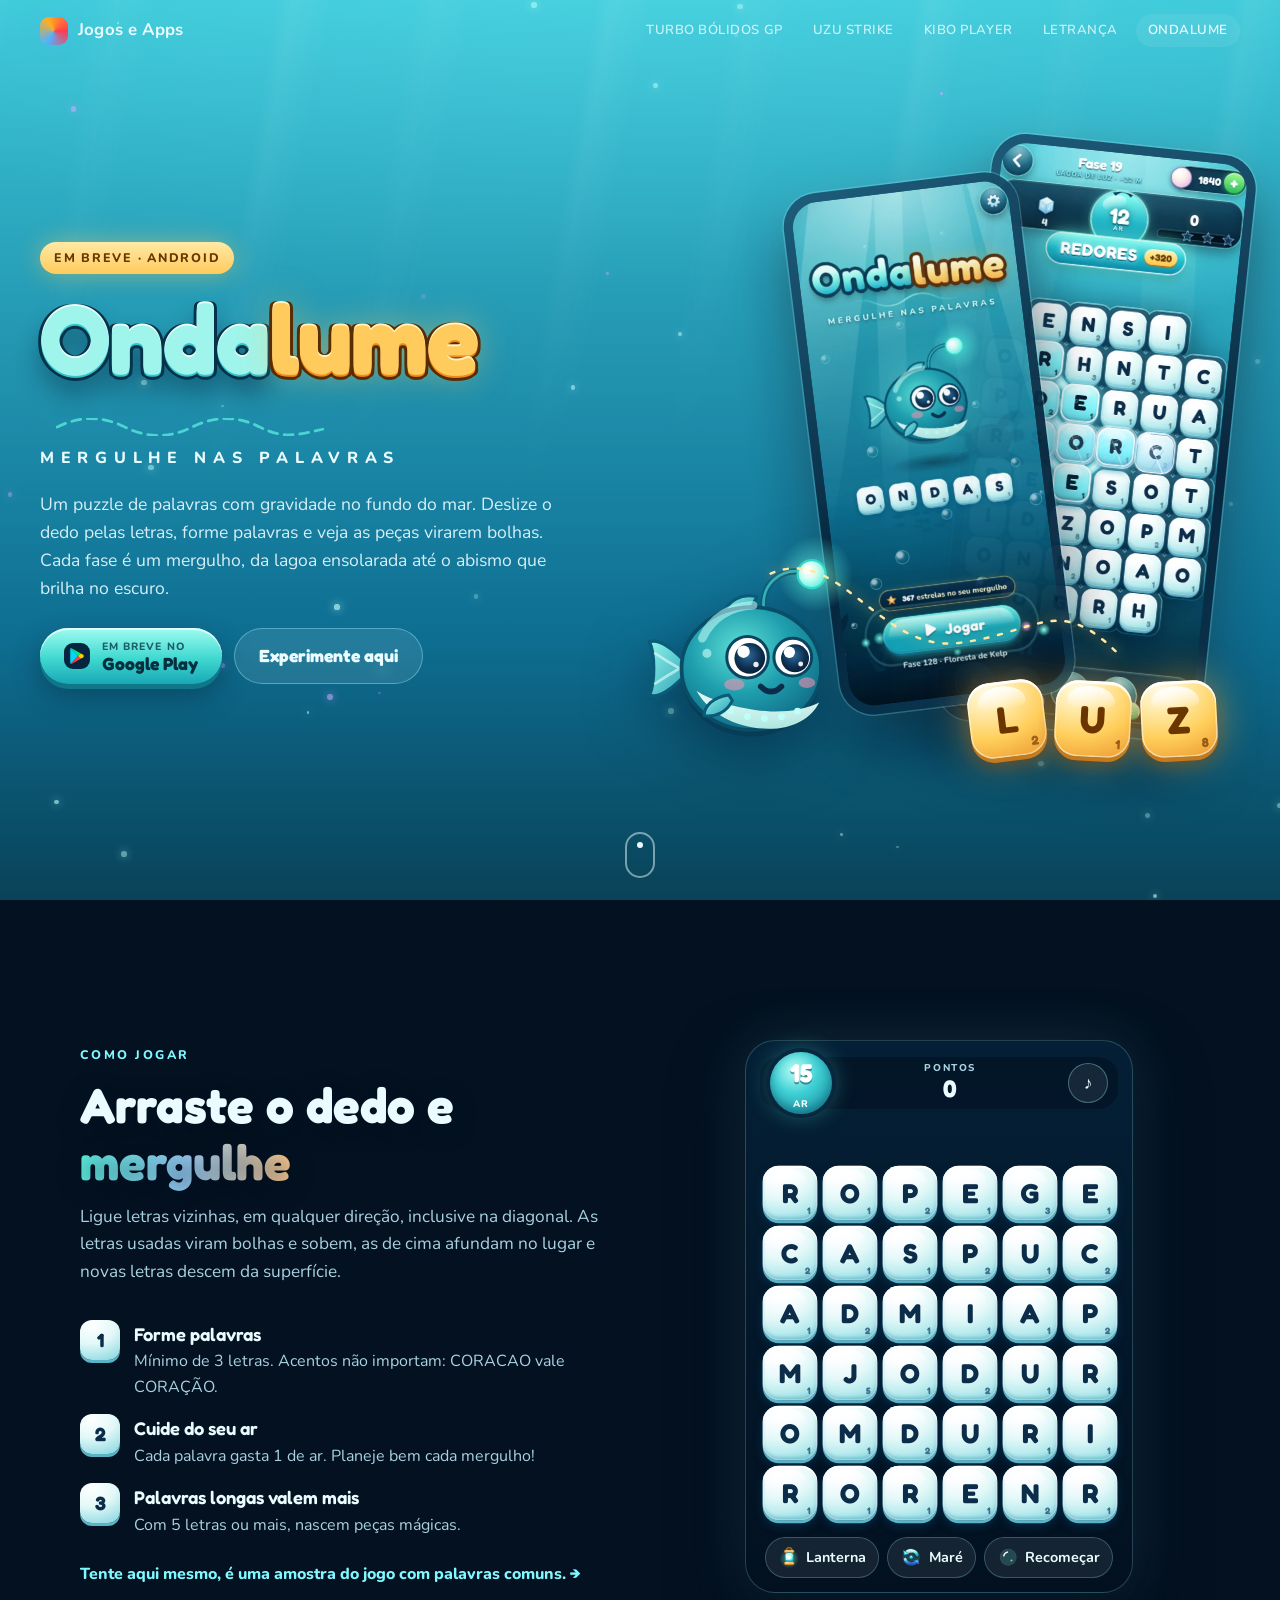
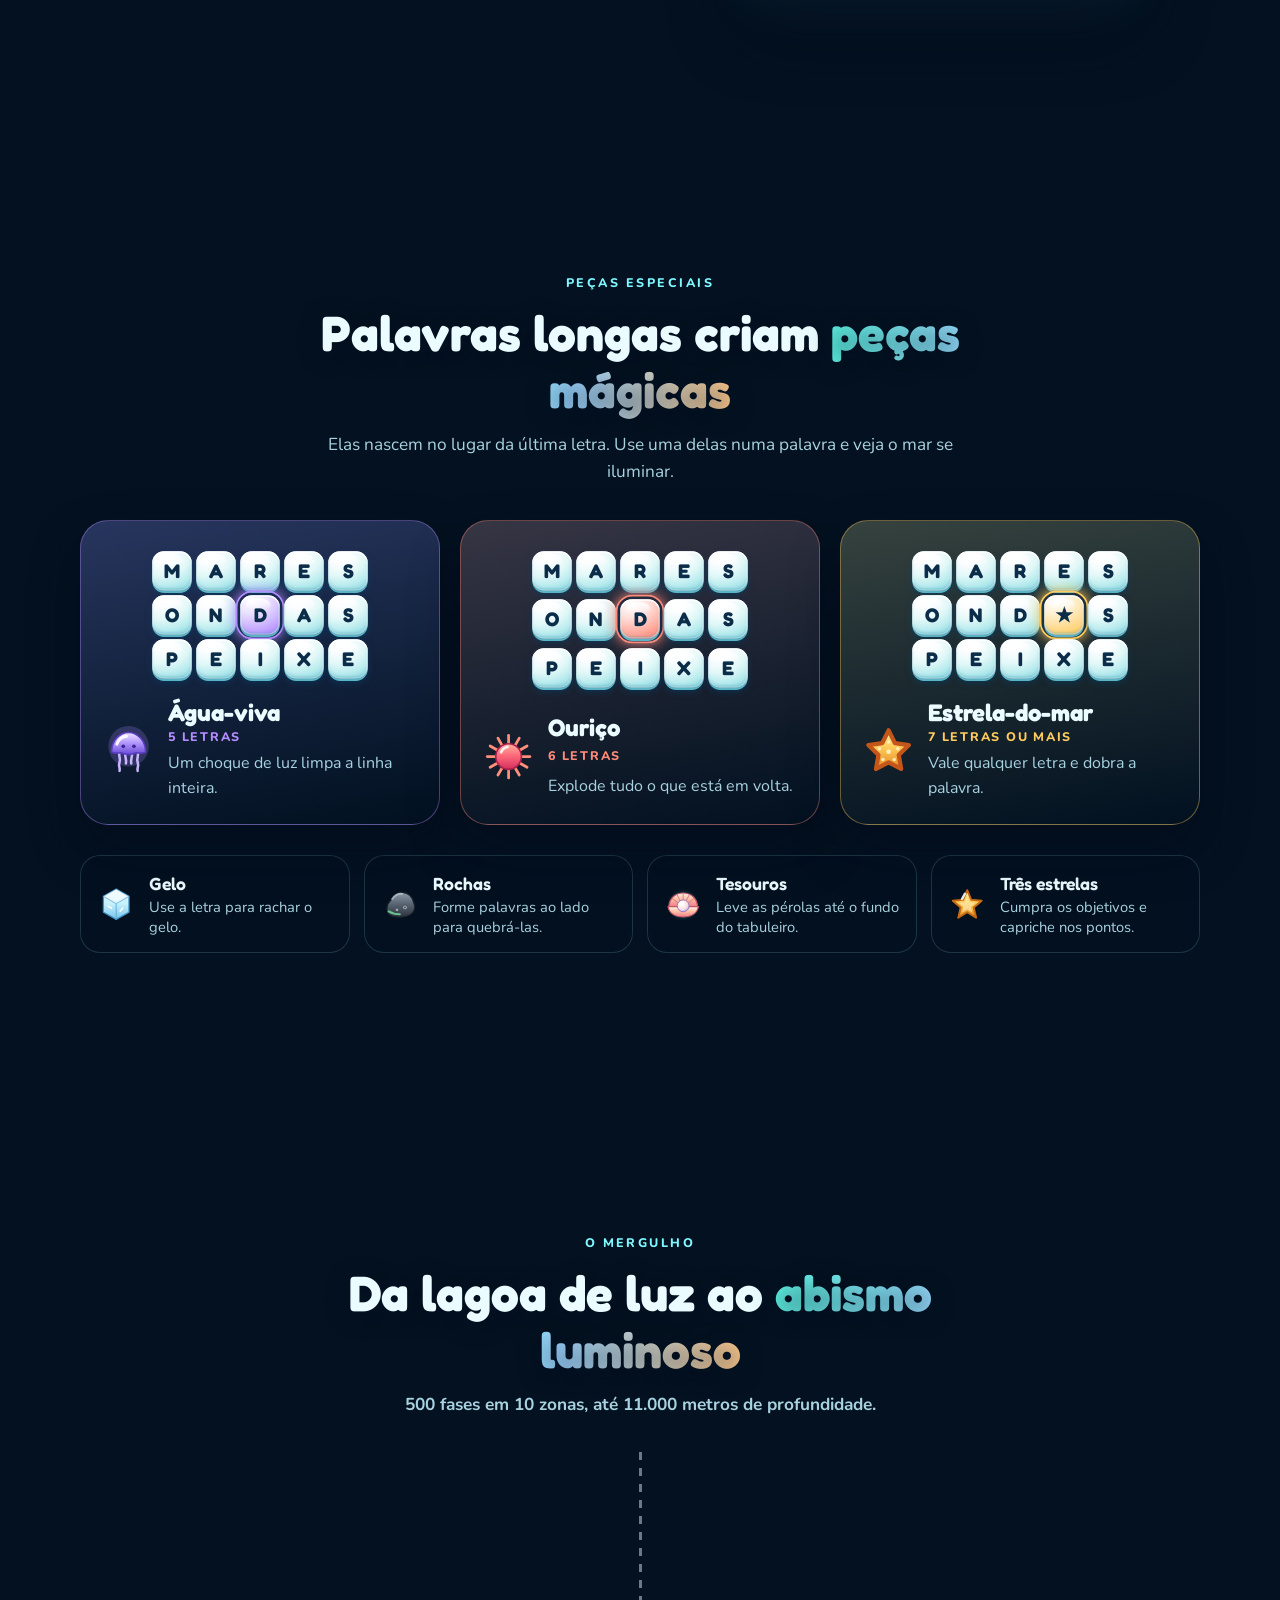
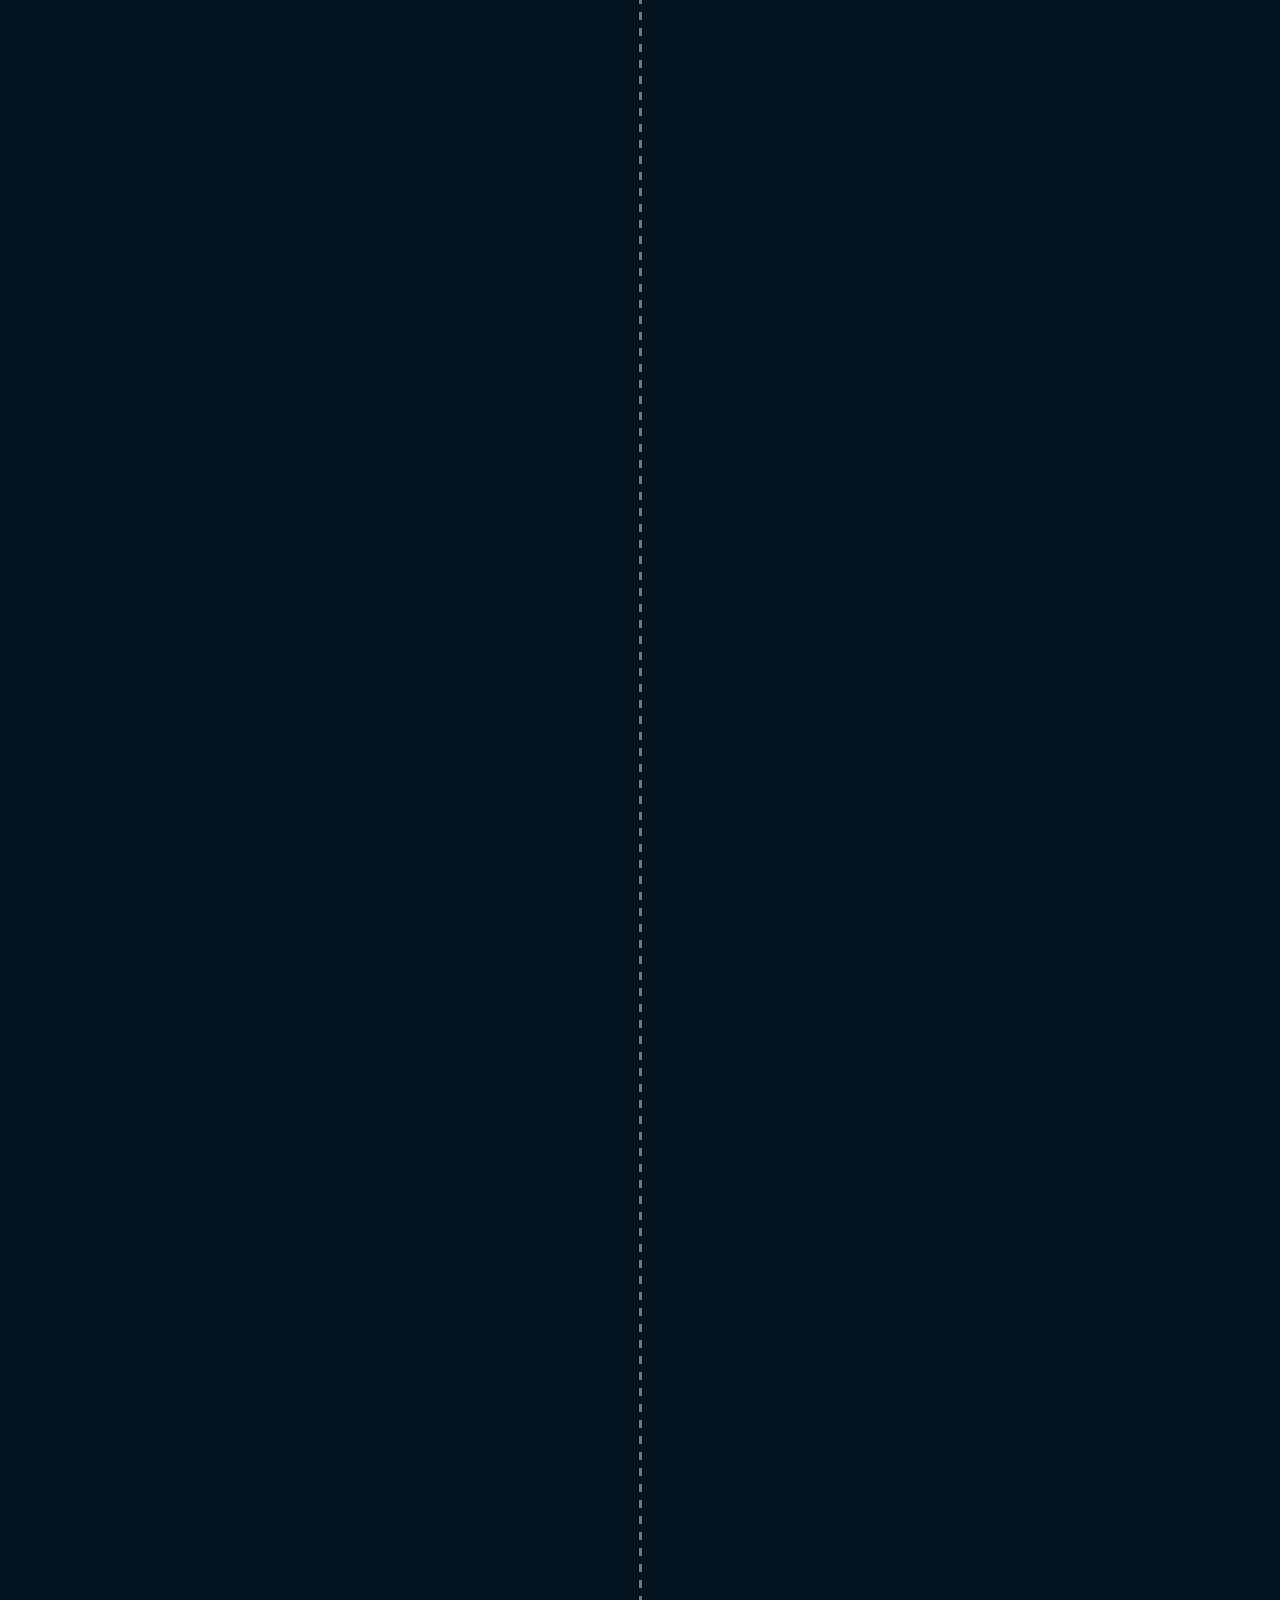
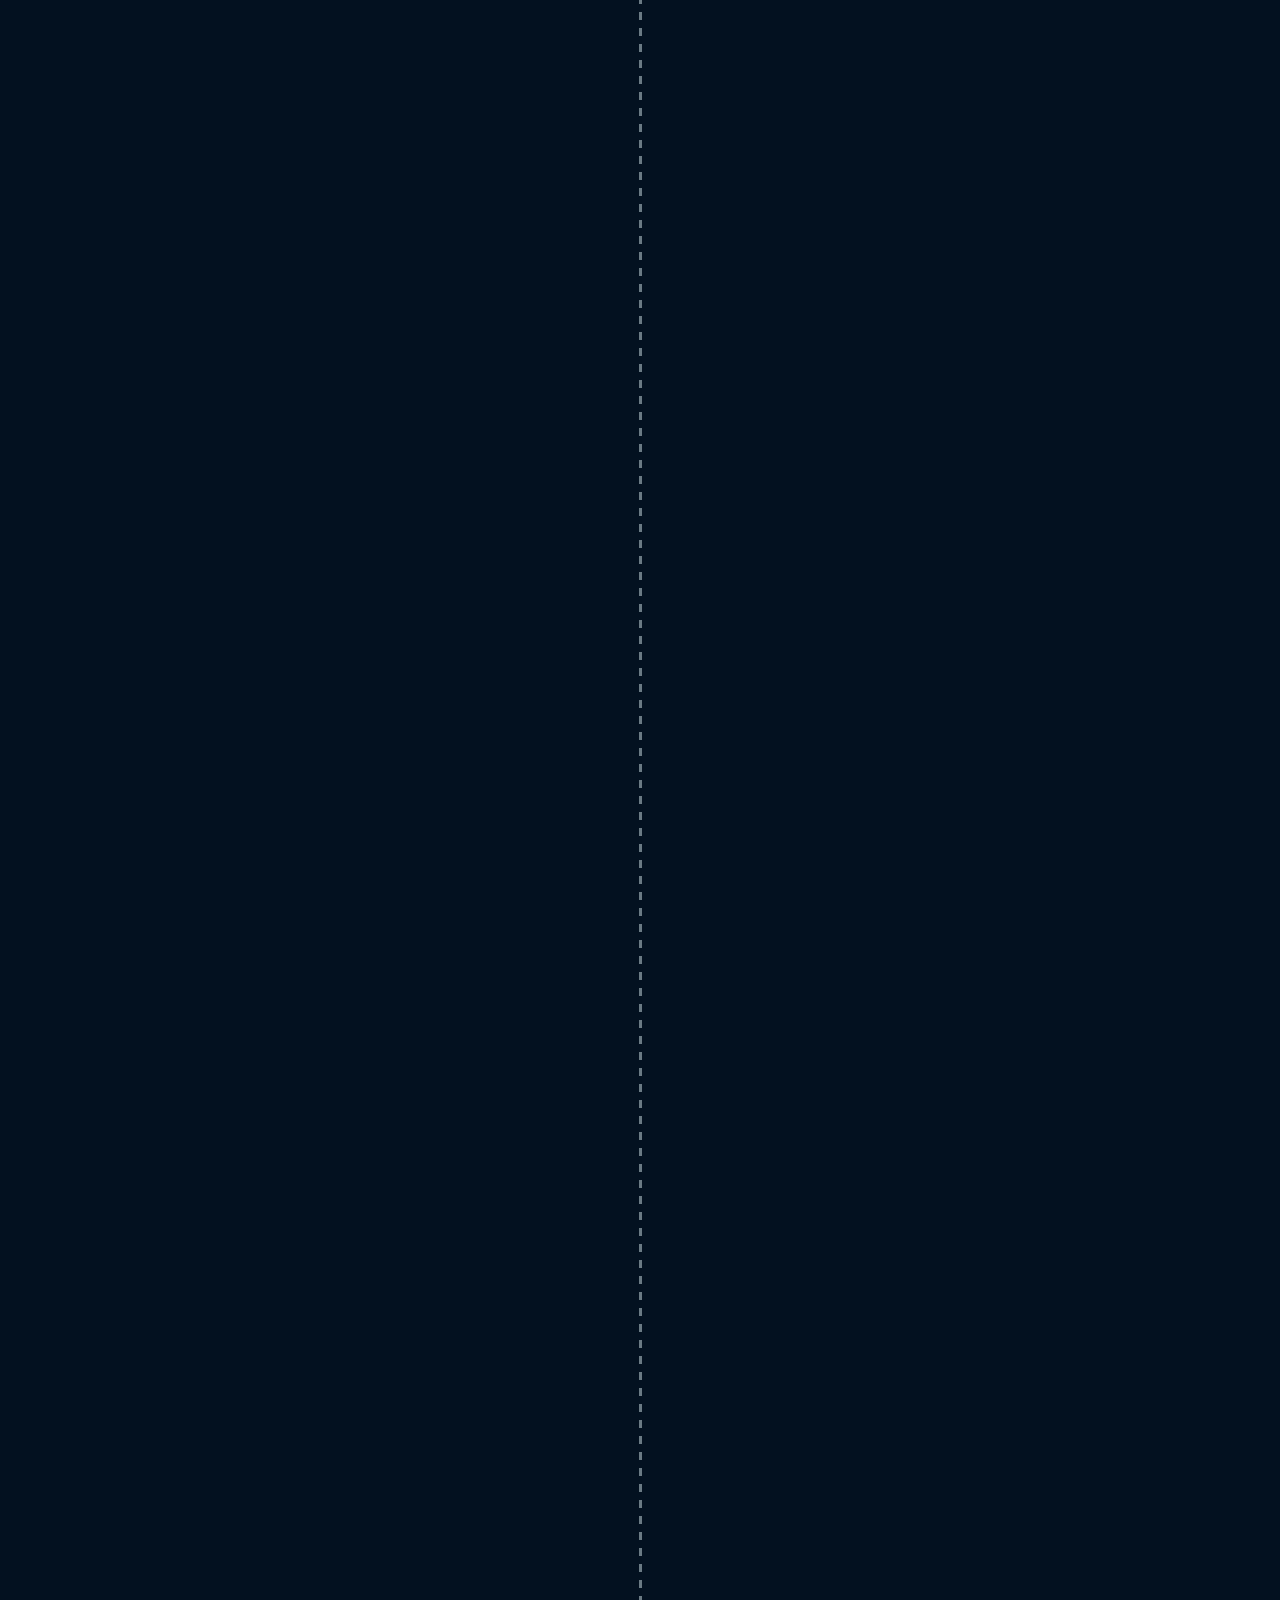
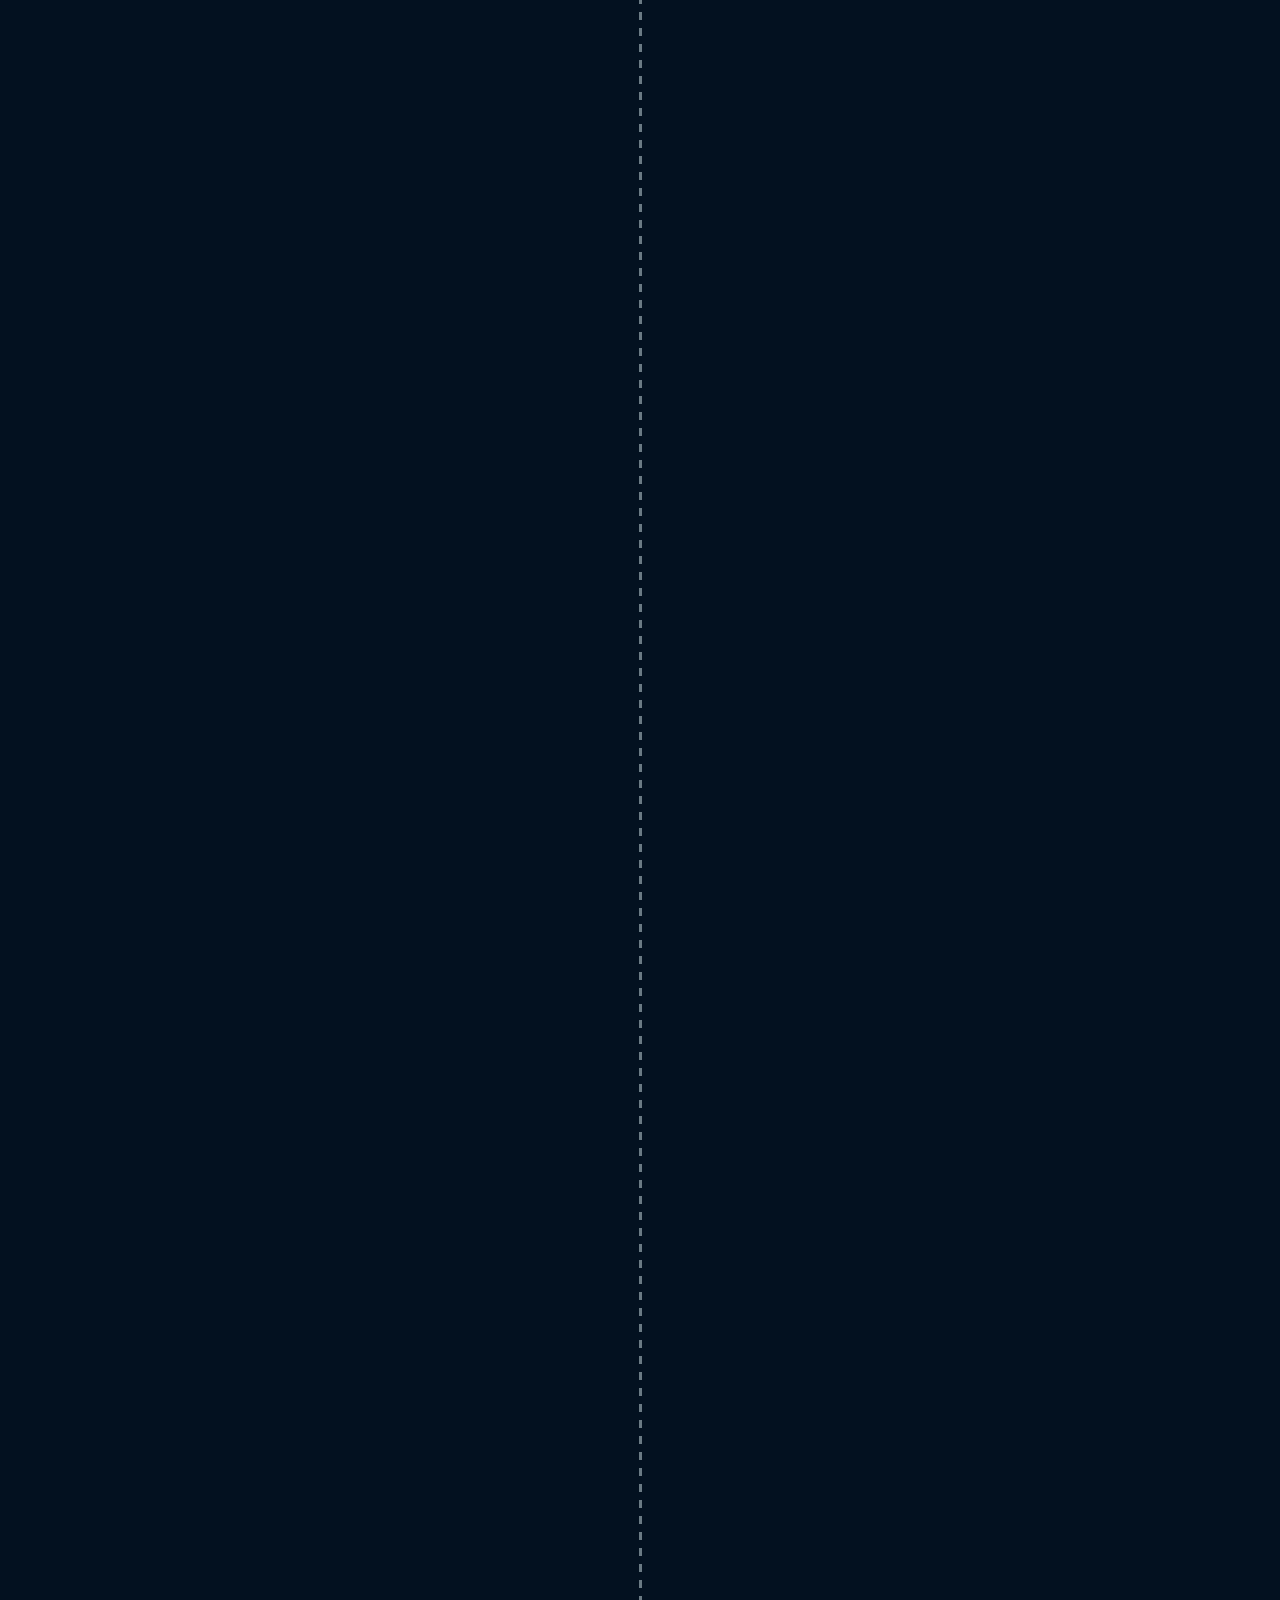
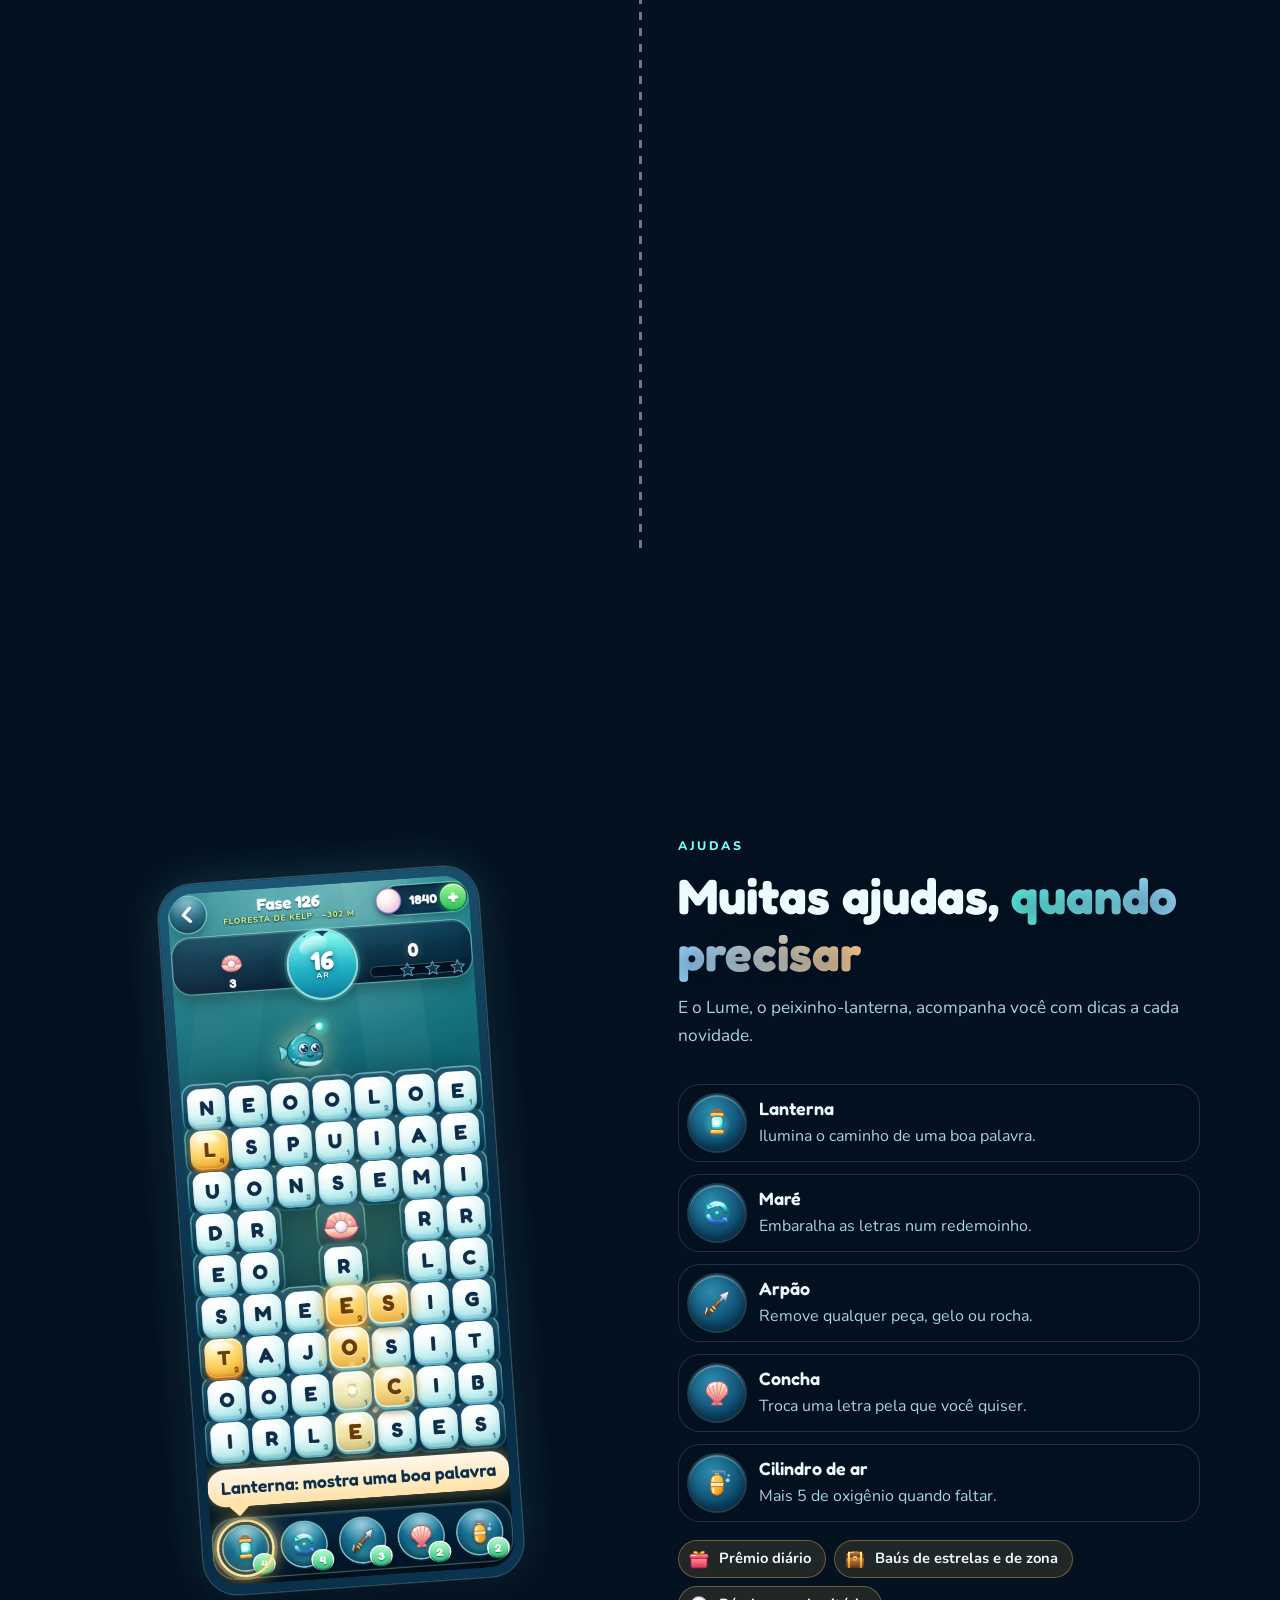
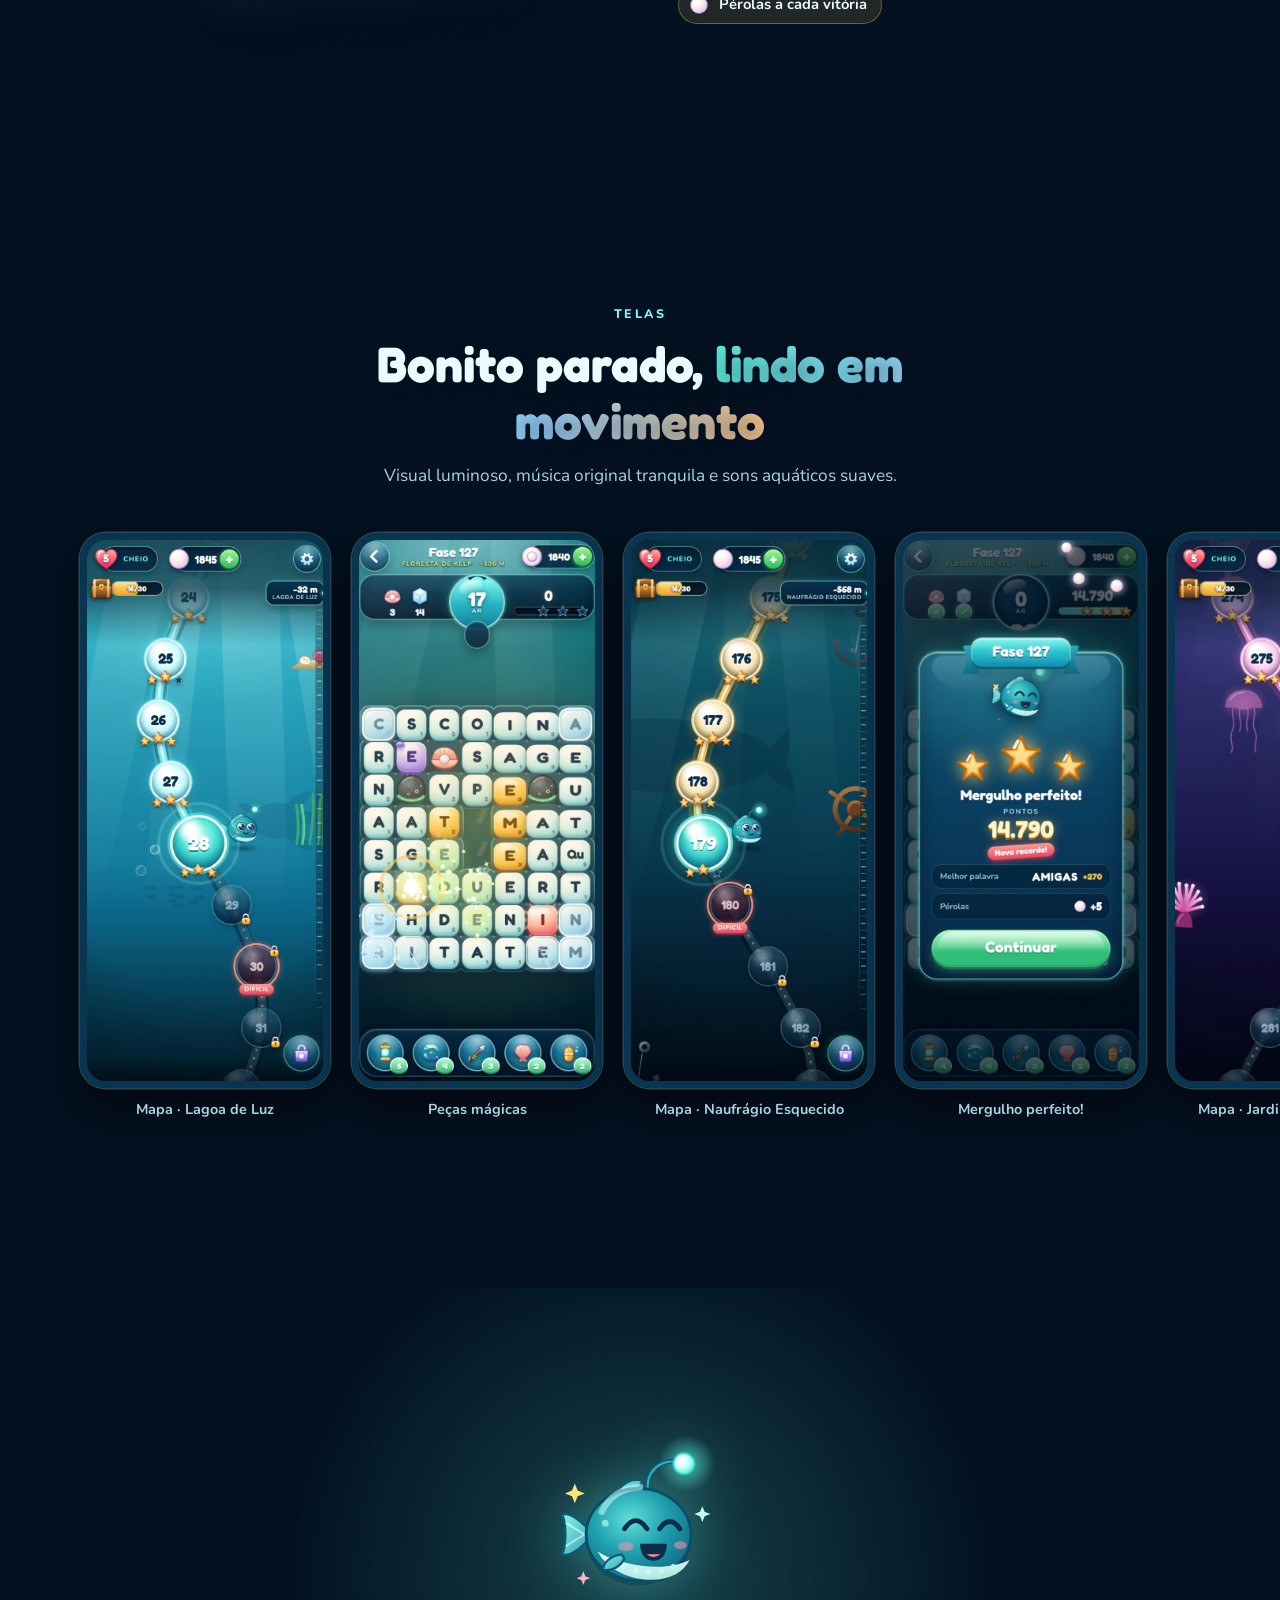
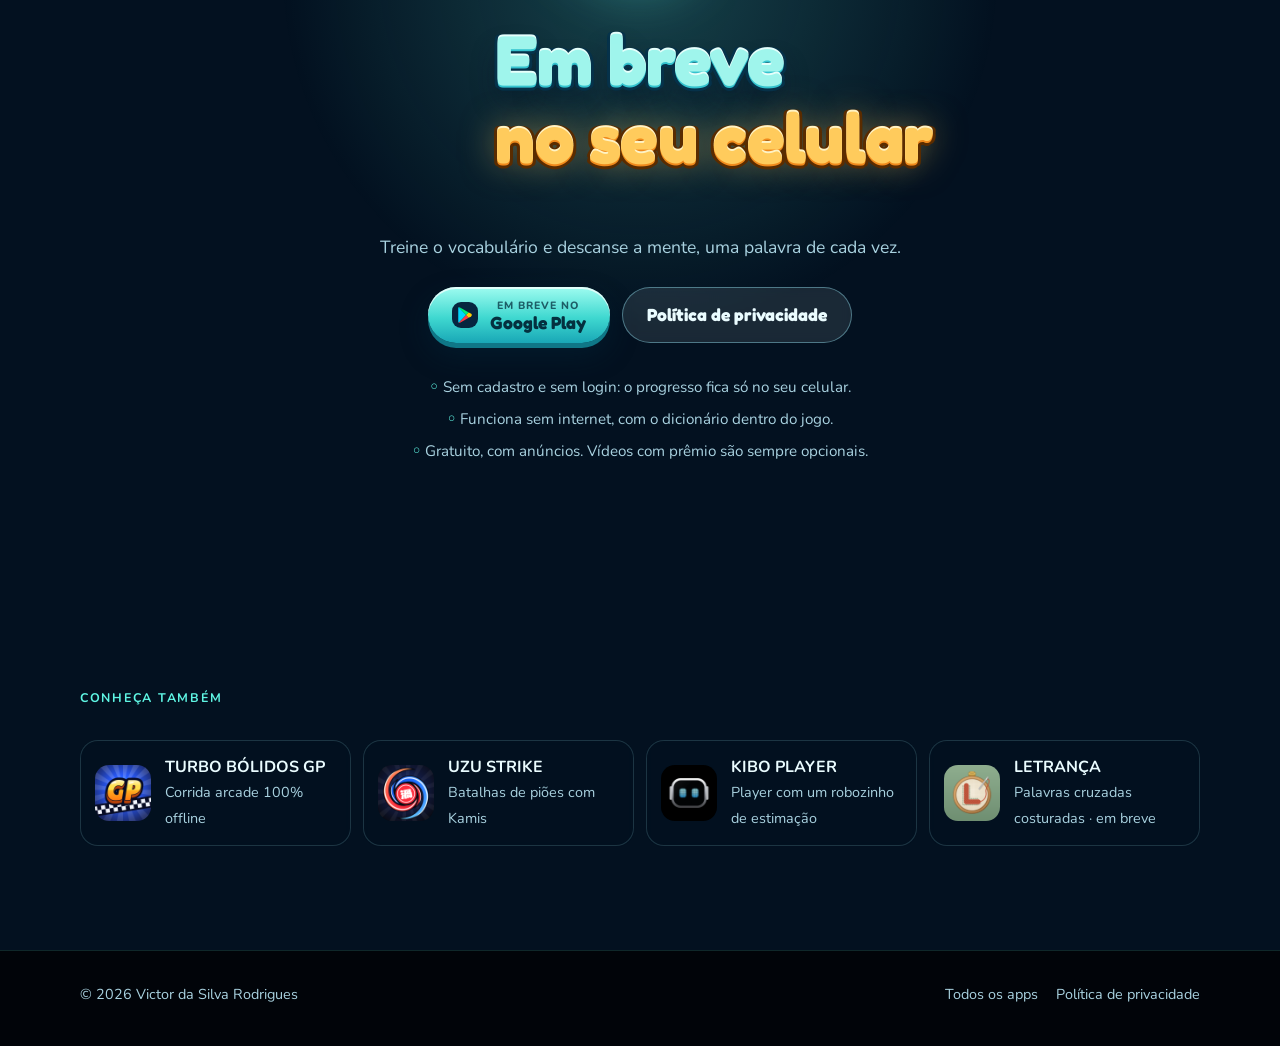
<file: ondalume/index.html>
<!doctype html>
<html lang="pt-BR">
<head>
  <meta charset="utf-8">
  <meta name="viewport" content="width=device-width, initial-scale=1, viewport-fit=cover">
  <title>ONDALUME</title>
  <meta name="description" content="Ondalume: um puzzle de palavras com gravidade no fundo do mar. Ligue letras, forme palavras e mergulhe da lagoa ensolarada até o abismo luminoso. Em breve para Android.">
  <meta name="theme-color" content="#06263f">
  <meta property="og:title" content="ONDALUME">
  <meta property="og:description" content="Mergulhe nas palavras. Em breve para Android.">
  <meta property="og:image" content="destaque.png">
  <link rel="icon" href="icone.png">
  <link rel="preconnect" href="https://fonts.googleapis.com">
  <link rel="preconnect" href="https://fonts.gstatic.com" crossorigin>
  <link rel="stylesheet" href="https://fonts.googleapis.com/css2?family=Fredoka:wght@500;600;700&family=Nunito:wght@600;700;800&family=Outfit:wght@400;500;700;800&display=swap">
  <link rel="stylesheet" href="../estilo.css">
  <link rel="stylesheet" href="pagina.css">
</head>
<body class="pagina-ondalume">

<!-- O mar: fundo fixo que escurece conforme você desce a página -->
<div class="ol-mar" aria-hidden="true">
  <div class="ol-raios"></div>
  <div class="ol-plancton"></div>
  <div class="ol-cardume"><i></i><i></i><i></i><i></i><i></i><i></i><i></i></div>
</div>

<!-- Profundímetro -->
<div class="ol-prof" aria-hidden="true">
  <div class="ol-prof-trilho"><b></b></div>
  <div class="ol-prof-txt"><strong class="ol-prof-m">0 m</strong><span class="ol-prof-z">Lagoa de Luz</span></div>
</div>

<header class="topo">
  <a class="marca" href="../"><span class="ponto" aria-hidden="true"></span>Jogos e Apps</a>
  <nav aria-label="Aplicativos">
    <a href="../turbo-bolidos/">TURBO BÓLIDOS GP</a>
    <a href="../uzu-strike/">UZU STRIKE</a>
    <a href="../kibo/">KIBO PLAYER</a>
    <a href="../letranca/">LETRANÇA</a>
    <a href="./" aria-current="page">ONDALUME</a>
  </nav>
</header>

<main>
  <!-- ================= Herói: a lagoa de luz ================= -->
  <section class="ol-heroi" id="inicio" aria-label="Ondalume" data-prof="0">
    <div class="ol-heroi-dentro">
      <div class="ol-heroi-texto">
        <span class="ol-selo">Em breve · Android</span>
        <h1 class="ol-logo" aria-label="Ondalume"><span class="onda">Onda</span><span class="lume">lume</span></h1>
        <svg class="ol-onda" viewBox="0 0 240 16" aria-hidden="true"><path d="M2 8c20-10 40-10 60 0s40 10 60 0 40-10 60 0 30 8 56 2"/></svg>
        <p class="ol-sub">MERGULHE NAS PALAVRAS</p>
        <p class="ol-desc">Um puzzle de palavras com gravidade no fundo do mar. Deslize o dedo pelas letras, forme palavras e veja as peças virarem bolhas. Cada fase é um mergulho, da lagoa ensolarada até o abismo que brilha no escuro.</p>
        <div class="ol-botoes">
          <a class="ol-botao" href="https://play.google.com/store/apps/details?id=br.com.ondalume">
            <svg class="icone-play" viewBox="0 0 24 24" aria-hidden="true"><path fill="#00d7fe" d="M3.6 1.8 13.5 12 3.6 22.2c-.4-.2-.6-.6-.6-1.1V2.9c0-.5.2-.9.6-1.1z"/><path fill="#00f076" d="M3.6 1.8c.3-.2.7-.2 1.1 0L17 8.5 13.5 12z"/><path fill="#ff3a44" d="M17 15.5 4.7 22.6c-.4.2-.8.2-1.1 0L13.5 12z"/><path fill="#ffce00" d="M17 8.5l3.3 1.9c1 .6 1 2.6 0 3.2L17 15.5 13.5 12z"/></svg>
            <span><small>Em breve no</small>Google Play</span>
          </a>
          <a class="ol-botao vidro" href="#como-jogar"><span>Experimente aqui</span></a>
        </div>
      </div>
      <div class="ol-heroi-arte" aria-hidden="true">
        <div class="ol-celular ol-c1"><img src="img/jogo-lagoa.webp" alt=""></div>
        <div class="ol-celular ol-c2"><img src="img/tela-abertura.webp" alt=""></div>
        <div class="ol-heroi-lume" data-lume="feliz"></div>
        <svg class="ol-fio-luz" viewBox="0 0 400 200" aria-hidden="true"><path d="M40 40C110 10 150 120 230 110S330 60 390 120"/></svg>
        <div class="ol-luz">
          <span class="ol-peca ouro" style="--r:-7deg;--d:0s">L<i>2</i></span><span class="ol-peca ouro" style="--r:3deg;--d:.3s">U<i>1</i></span><span class="ol-peca ouro" style="--r:-3deg;--d:.6s">Z<i>8</i></span>
        </div>
      </div>
    </div>
    <a class="ol-descer" href="#como-jogar" aria-label="Descer"><span></span></a>
  </section>

  <!-- ================= Como jogar: tabuleiro de verdade ================= -->
  <section class="ol-secao ol-demo" id="como-jogar" data-prof="45">
    <div class="envolve ol-dois">
      <div class="ol-demo-texto">
        <div class="ol-cabeca surge">
          <span class="ol-tipo">Como jogar</span>
          <h2>Arraste o dedo e <em>mergulhe</em></h2>
          <p>Ligue letras vizinhas, em qualquer direção, inclusive na diagonal. As letras usadas viram bolhas e sobem, as de cima afundam no lugar e novas letras descem da superfície.</p>
        </div>
        <ol class="ol-passos surge">
          <li><b>1</b><div><strong>Forme palavras</strong><span>Mínimo de 3 letras. Acentos não importam: CORACAO vale CORAÇÃO.</span></div></li>
          <li><b>2</b><div><strong>Cuide do seu ar</strong><span>Cada palavra gasta 1 de ar. Planeje bem cada mergulho!</span></div></li>
          <li><b>3</b><div><strong>Palavras longas valem mais</strong><span>Com 5 letras ou mais, nascem peças mágicas.</span></div></li>
        </ol>
        <p class="ol-demo-nota surge">Tente aqui mesmo, é uma amostra do jogo com palavras comuns. →</p>
      </div>
      <div class="ol-demo-jogo surge">
        <div class="ol-hud">
          <div class="ol-hud-ar"><strong class="ol-ar">15</strong><small>AR</small></div>
          <div class="ol-hud-pontos"><small>PONTOS</small><strong class="ol-pontos">0</strong></div>
          <button class="ol-som" type="button" aria-pressed="true" aria-label="Som ligado">♪</button>
        </div>
        <div class="ol-palavra" aria-live="polite"><span class="ol-palavra-txt">&nbsp;</span></div>
        <div class="ol-tab" role="application" aria-label="Tabuleiro de letras: arraste por letras vizinhas para formar palavras">
          <div class="ol-tab-pecas"></div>
          <svg class="ol-tab-linha" aria-hidden="true"><polyline points=""/></svg>
          <div class="ol-elogio" aria-hidden="true"></div>
          <div class="ol-fim" hidden>
            <div class="ol-fim-lume" data-lume="comemorando"></div>
            <strong>Mergulho completo!</strong>
            <span class="ol-fim-pontos"></span>
            <span class="ol-fim-melhor"></span>
            <button class="ol-botao" type="button" data-acao="novo"><span>Mergulhar de novo</span></button>
          </div>
        </div>
        <div class="ol-demo-ajudas">
          <button type="button" data-acao="lanterna"><span data-ic="LANTERNA"></span>Lanterna</button>
          <button type="button" data-acao="mare"><span data-ic="MARE"></span>Maré</button>
          <button type="button" data-acao="novo"><span data-ic="BOLHA"></span>Recomeçar</button>
        </div>
      </div>
    </div>
  </section>

  <!-- ================= Peças especiais ================= -->
  <section class="ol-secao ol-especiais" id="especiais" data-prof="230">
    <div class="envolve">
      <div class="ol-cabeca centro surge">
        <span class="ol-tipo">Peças especiais</span>
        <h2>Palavras longas criam <em>peças mágicas</em></h2>
        <p>Elas nascem no lugar da última letra. Use uma delas numa palavra e veja o mar se iluminar.</p>
      </div>
      <div class="ol-esp-grade">
        <article class="ol-esp surge" style="--cor:#b48cff" data-efeito="linha">
          <div class="ol-esp-mini" aria-hidden="true"></div>
          <div class="ol-esp-txt">
            <span class="ol-esp-ic" data-ic="AGUA_VIVA"></span>
            <h3>Água-viva</h3><span class="ol-esp-n">5 letras</span>
            <p>Um choque de luz limpa a linha inteira.</p>
          </div>
        </article>
        <article class="ol-esp surge" style="--cor:#ff8a7a" data-efeito="area">
          <div class="ol-esp-mini" aria-hidden="true"></div>
          <div class="ol-esp-txt">
            <span class="ol-esp-ic" data-ic="OURICO"></span>
            <h3>Ouriço</h3><span class="ol-esp-n">6 letras</span>
            <p>Explode tudo o que está em volta.</p>
          </div>
        </article>
        <article class="ol-esp surge" style="--cor:#ffcb5c" data-efeito="curinga">
          <div class="ol-esp-mini" aria-hidden="true"></div>
          <div class="ol-esp-txt">
            <span class="ol-esp-ic" data-ic="ESTRELA_MAR"></span>
            <h3>Estrela-do-mar</h3><span class="ol-esp-n">7 letras ou mais</span>
            <p>Vale qualquer letra e dobra a palavra.</p>
          </div>
        </article>
      </div>
      <div class="ol-obst surge">
        <div class="ol-obst-item"><span data-ic="GELO"></span><div><strong>Gelo</strong><span>Use a letra para rachar o gelo.</span></div></div>
        <div class="ol-obst-item"><span data-ic="ROCHA"></span><div><strong>Rochas</strong><span>Forme palavras ao lado para quebrá-las.</span></div></div>
        <div class="ol-obst-item"><span data-ic="TESOURO"></span><div><strong>Tesouros</strong><span>Leve as pérolas até o fundo do tabuleiro.</span></div></div>
        <div class="ol-obst-item"><span data-ic="ESTRELA"></span><div><strong>Três estrelas</strong><span>Cumpra os objetivos e capriche nos pontos.</span></div></div>
      </div>
    </div>
  </section>

  <!-- ================= A descida: as zonas ================= -->
  <section class="ol-secao ol-descida" id="zonas" data-prof="700">
    <div class="envolve">
      <div class="ol-cabeca centro surge">
        <span class="ol-tipo">O mergulho</span>
        <h2>Da lagoa de luz ao <em>abismo luminoso</em></h2>
        <p class="ol-descida-resumo"></p>
      </div>
      <ol class="ol-zonas"></ol>
    </div>
  </section>

  <!-- ================= Ajudas ================= -->
  <section class="ol-secao ol-ajudas" id="ajudas" data-prof="3600">
    <div class="envolve ol-dois inverte">
      <div class="ol-celular ol-ajudas-cel surge" aria-hidden="true"><img src="img/tela-lanterna.webp" alt="" loading="lazy"></div>
      <div>
        <div class="ol-cabeca surge">
          <span class="ol-tipo">Ajudas</span>
          <h2>Muitas ajudas, <em>quando precisar</em></h2>
          <p>E o Lume, o peixinho-lanterna, acompanha você com dicas a cada novidade.</p>
        </div>
        <ul class="ol-ajudas-lista surge">
          <li><span class="ol-bolha" data-ic="LANTERNA"></span><div><strong>Lanterna</strong><span>Ilumina o caminho de uma boa palavra.</span></div></li>
          <li><span class="ol-bolha" data-ic="MARE"></span><div><strong>Maré</strong><span>Embaralha as letras num redemoinho.</span></div></li>
          <li><span class="ol-bolha" data-ic="ARPAO"></span><div><strong>Arpão</strong><span>Remove qualquer peça, gelo ou rocha.</span></div></li>
          <li><span class="ol-bolha" data-ic="CONCHA"></span><div><strong>Concha</strong><span>Troca uma letra pela que você quiser.</span></div></li>
          <li><span class="ol-bolha" data-ic="CILINDRO"></span><div><strong>Cilindro de ar</strong><span>Mais 5 de oxigênio quando faltar.</span></div></li>
        </ul>
        <div class="ol-premios surge">
          <span><i data-ic="PRESENTE"></i>Prêmio diário</span>
          <span><i data-ic="BAU"></i>Baús de estrelas e de zona</span>
          <span><i data-ic="PEROLA"></i>Pérolas a cada vitória</span>
        </div>
      </div>
    </div>
  </section>

  <!-- ================= Galeria ================= -->
  <section class="ol-secao ol-galeria" id="telas" data-prof="5600">
    <div class="envolve">
      <div class="ol-cabeca centro surge">
        <span class="ol-tipo">Telas</span>
        <h2>Bonito parado, <em>lindo em movimento</em></h2>
        <p>Visual luminoso, música original tranquila e sons aquáticos suaves.</p>
      </div>
    </div>
    <div class="ol-faixa surge">
      <figure><img src="img/mapa-lagoa.webp" alt="Mapa na Lagoa de Luz" loading="lazy"><figcaption>Mapa · Lagoa de Luz</figcaption></figure>
      <figure><img src="img/tela-especiais.webp" alt="Uma peça especial explodindo" loading="lazy"><figcaption>Peças mágicas</figcaption></figure>
      <figure><img src="img/mapa-naufragio.webp" alt="Mapa no Naufrágio Esquecido" loading="lazy"><figcaption>Mapa · Naufrágio Esquecido</figcaption></figure>
      <figure><img src="img/tela-vitoria.webp" alt="Vitória com três estrelas" loading="lazy"><figcaption>Mergulho perfeito!</figcaption></figure>
      <figure><img src="img/mapa-anemonas.webp" alt="Mapa no Jardim de Anêmonas" loading="lazy"><figcaption>Mapa · Jardim de Anêmonas</figcaption></figure>
      <figure><img src="img/mapa-crepuscular.webp" alt="Mapa na Zona Crepuscular" loading="lazy"><figcaption>Mapa · Zona Crepuscular</figcaption></figure>
      <figure><img src="img/mapa-abismo.webp" alt="Mapa no Abismo de Lume" loading="lazy"><figcaption>Mapa · Abismo de Lume</figcaption></figure>
    </div>
  </section>

  <!-- ================= Final: o abismo ================= -->
  <section class="ol-final" data-prof="11000">
    <div class="envolve ol-final-dentro surge">
      <div class="ol-final-lume" data-lume="comemorando" aria-hidden="true"></div>
      <h2 class="ol-logo pequeno"><span class="onda">Em breve</span> <span class="lume">no seu celular</span></h2>
      <p>Treine o vocabulário e descanse a mente, uma palavra de cada vez.</p>
      <div class="ol-botoes centro">
        <a class="ol-botao" href="https://play.google.com/store/apps/details?id=br.com.ondalume">
          <svg class="icone-play" viewBox="0 0 24 24" aria-hidden="true"><path fill="#00d7fe" d="M3.6 1.8 13.5 12 3.6 22.2c-.4-.2-.6-.6-.6-1.1V2.9c0-.5.2-.9.6-1.1z"/><path fill="#00f076" d="M3.6 1.8c.3-.2.7-.2 1.1 0L17 8.5 13.5 12z"/><path fill="#ff3a44" d="M17 15.5 4.7 22.6c-.4.2-.8.2-1.1 0L13.5 12z"/><path fill="#ffce00" d="M17 8.5l3.3 1.9c1 .6 1 2.6 0 3.2L17 15.5 13.5 12z"/></svg>
          <span><small>Em breve no</small>Google Play</span>
        </a>
        <a class="ol-botao vidro" href="privacidade.html"><span>Política de privacidade</span></a>
      </div>
      <ul class="ol-privacidade">
        <li>Sem cadastro e sem login: o progresso fica só no seu celular.</li>
        <li>Funciona sem internet, com o dicionário dentro do jogo.</li>
        <li>Gratuito, com anúncios. Vídeos com prêmio são sempre opcionais.</li>
      </ul>
    </div>
  </section>

  <section class="secao ol-outros">
    <div class="envolve">
      <div class="secao-titulo"><span class="tipo">Conheça também</span></div>
      <div class="outros">
        <a class="outro" href="../turbo-bolidos/"><img src="../turbo-bolidos/icone.png" alt=""><div><strong>TURBO BÓLIDOS GP</strong><span>Corrida arcade 100% offline</span></div></a>
        <a class="outro" href="../uzu-strike/"><img src="../uzu-strike/icone.png" alt=""><div><strong>UZU STRIKE</strong><span>Batalhas de piões com Kamis</span></div></a>
        <a class="outro" href="../kibo/"><img src="../kibo/icone.png" alt=""><div><strong>KIBO PLAYER</strong><span>Player com um robozinho de estimação</span></div></a>
        <a class="outro" href="../letranca/"><img src="../letranca/icone.png" alt=""><div><strong>LETRANÇA</strong><span>Palavras cruzadas costuradas · em breve</span></div></a>
      </div>
    </div>
  </section>
</main>

<footer class="rodape">
  <div class="envolve">
    <span>© 2026 Victor da Silva Rodrigues</span>
    <nav><a href="../">Todos os apps</a><a href="privacidade.html">Política de privacidade</a></nav>
  </div>
</footer>

<script src="dados.js"></script>
<script src="palavras.js"></script>
<script src="../site.js"></script>
<script src="pagina.js"></script>
</body>
</html>
</file>
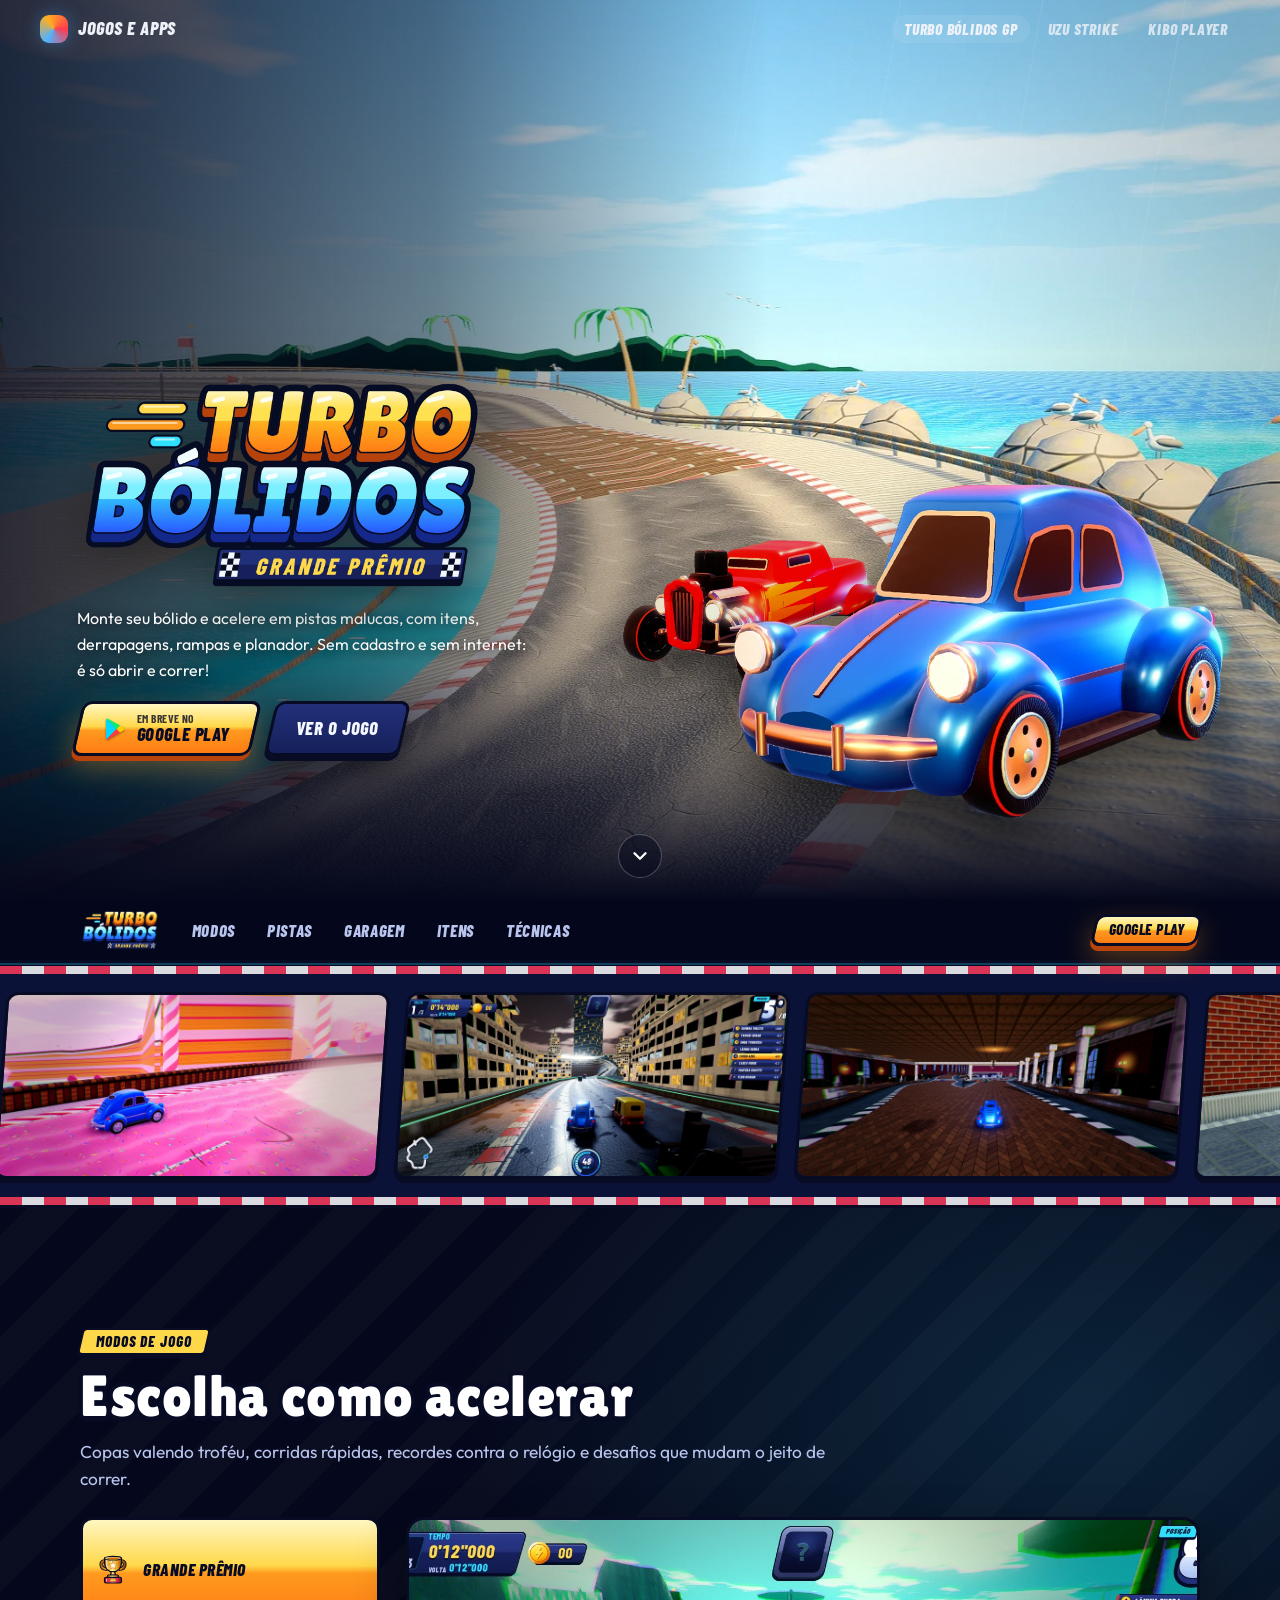
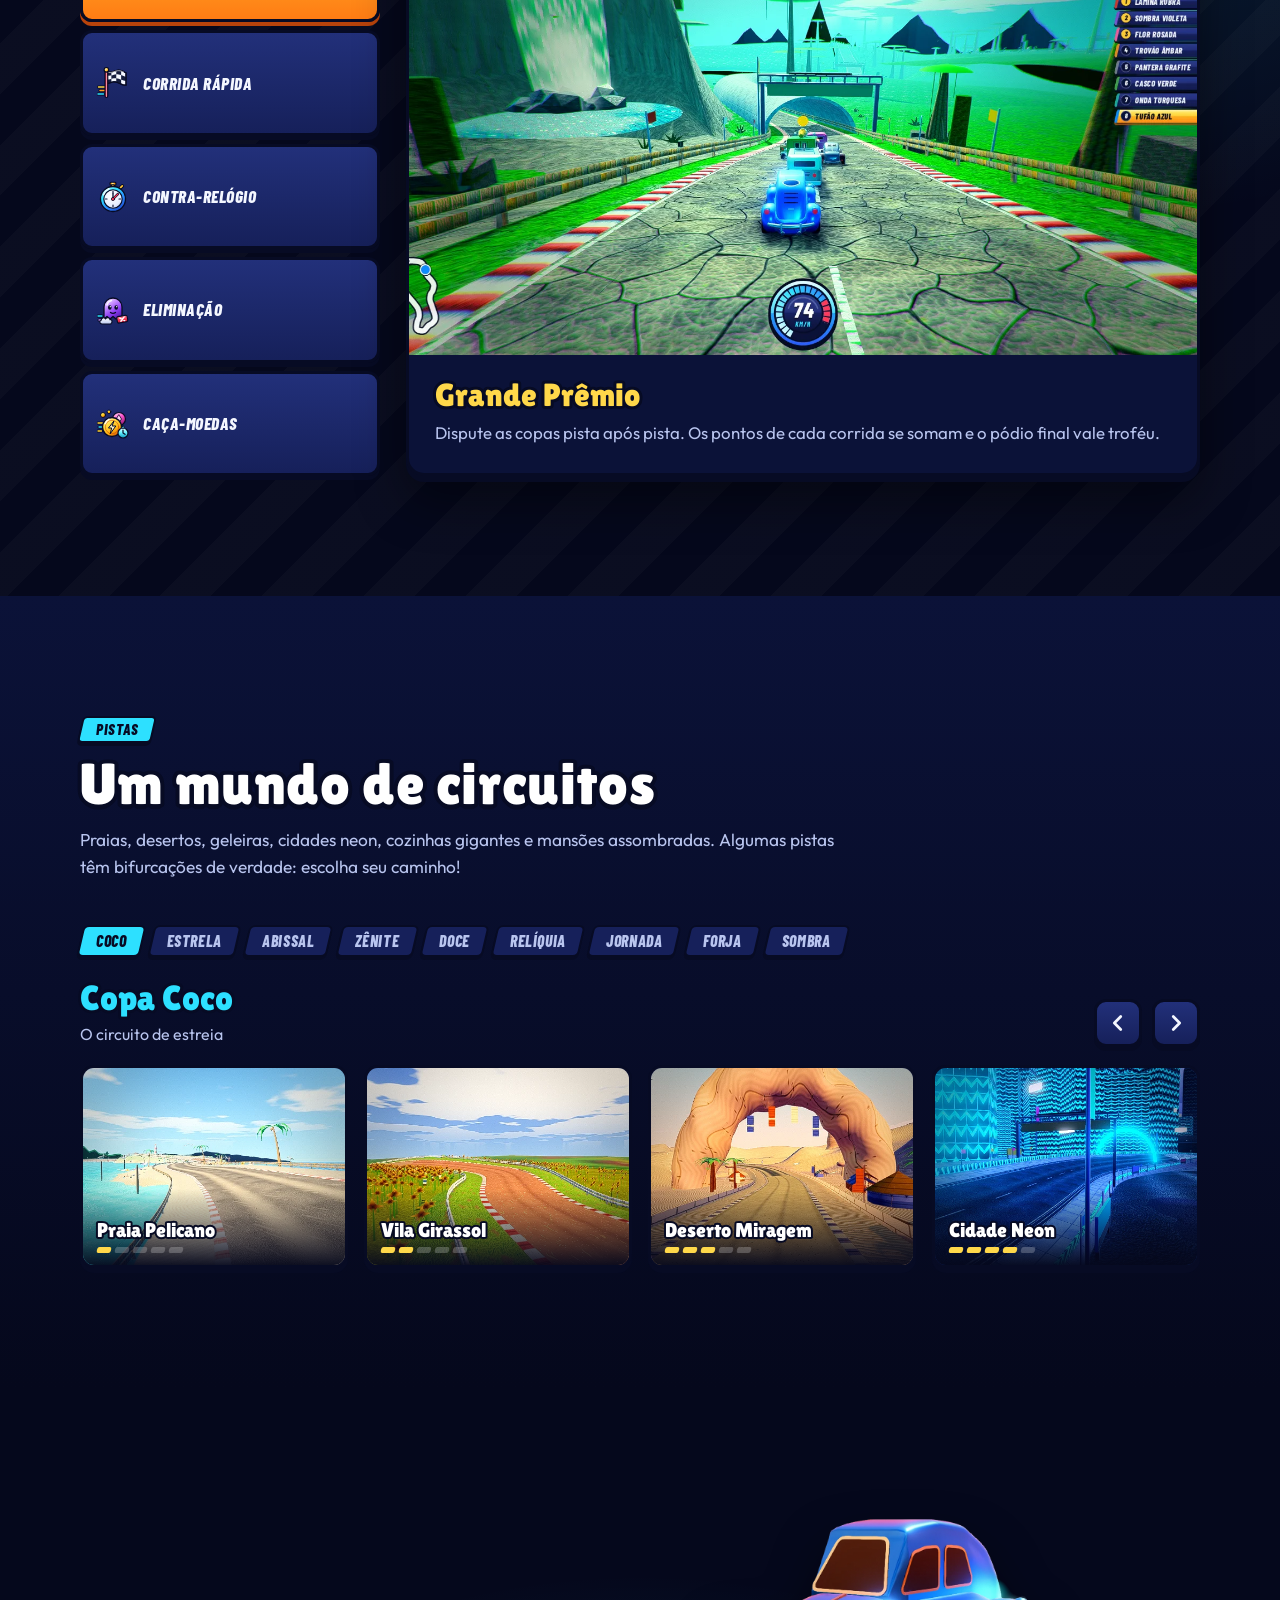
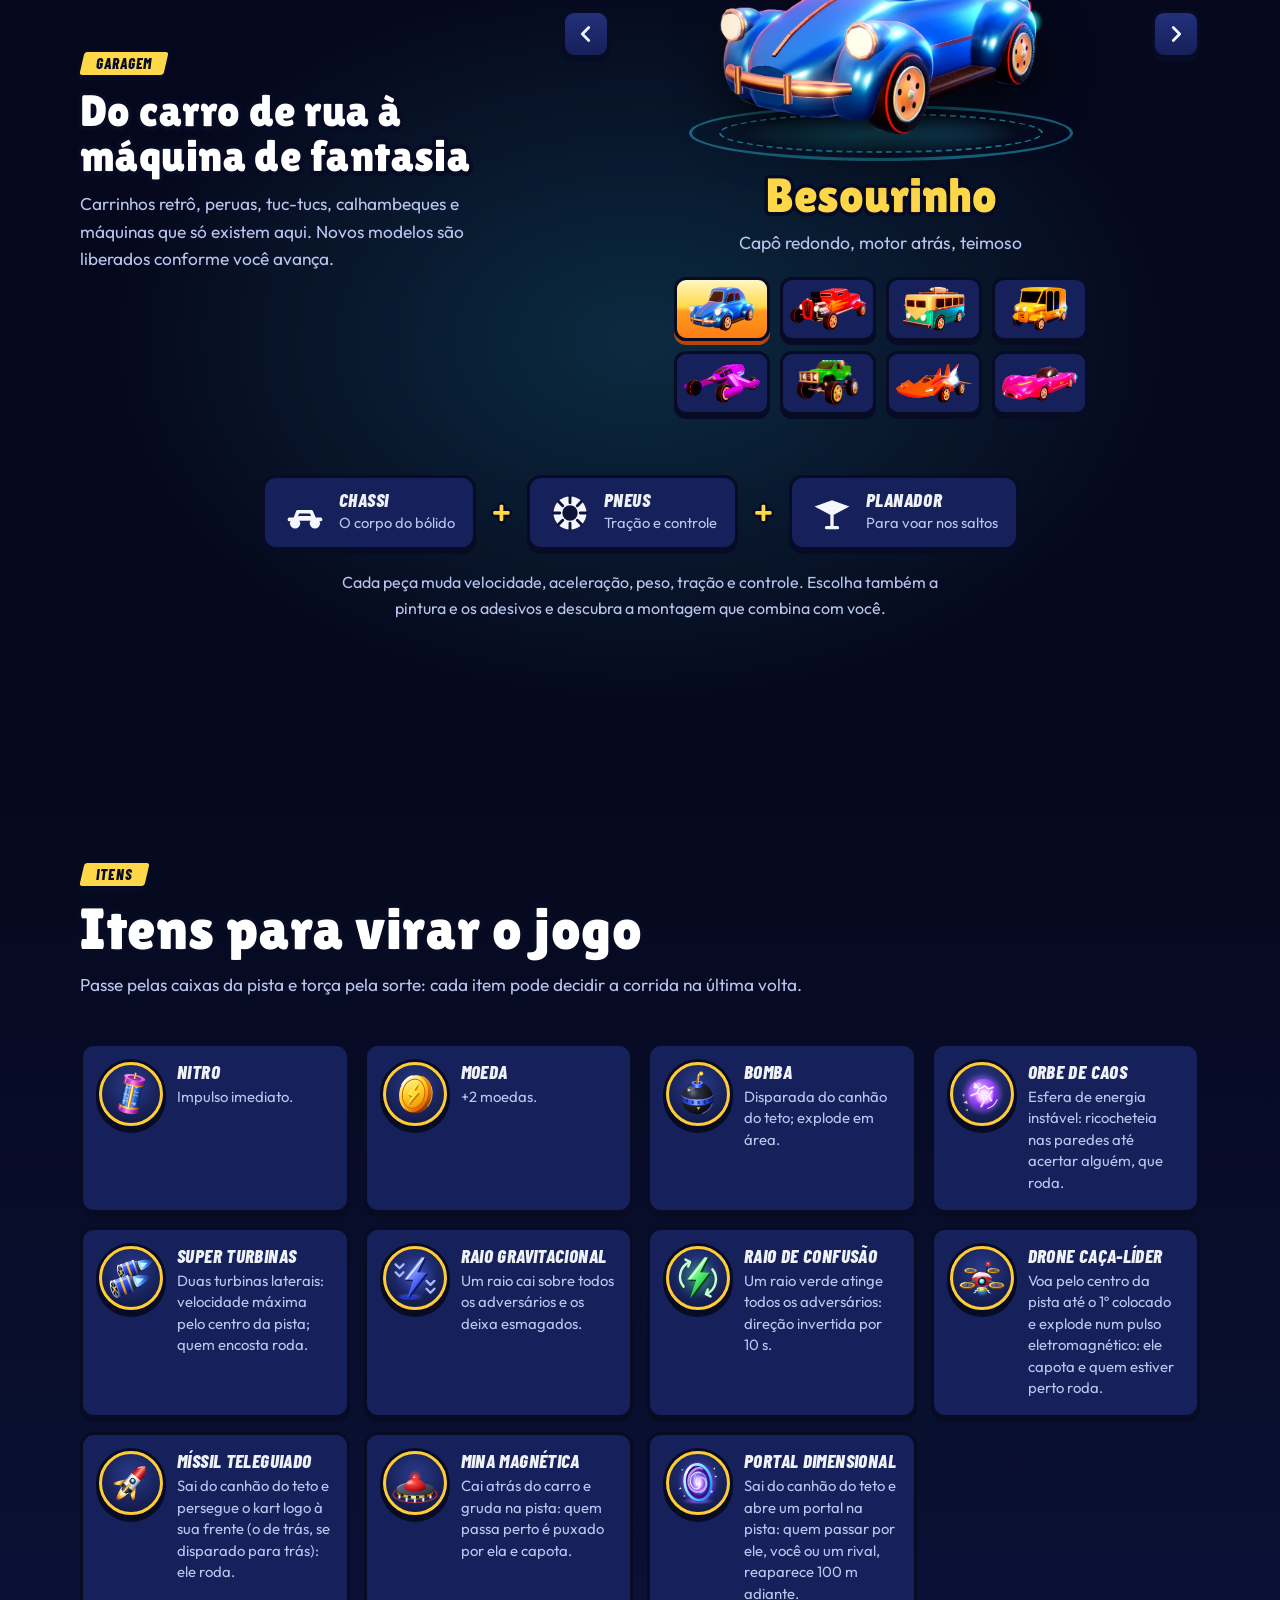
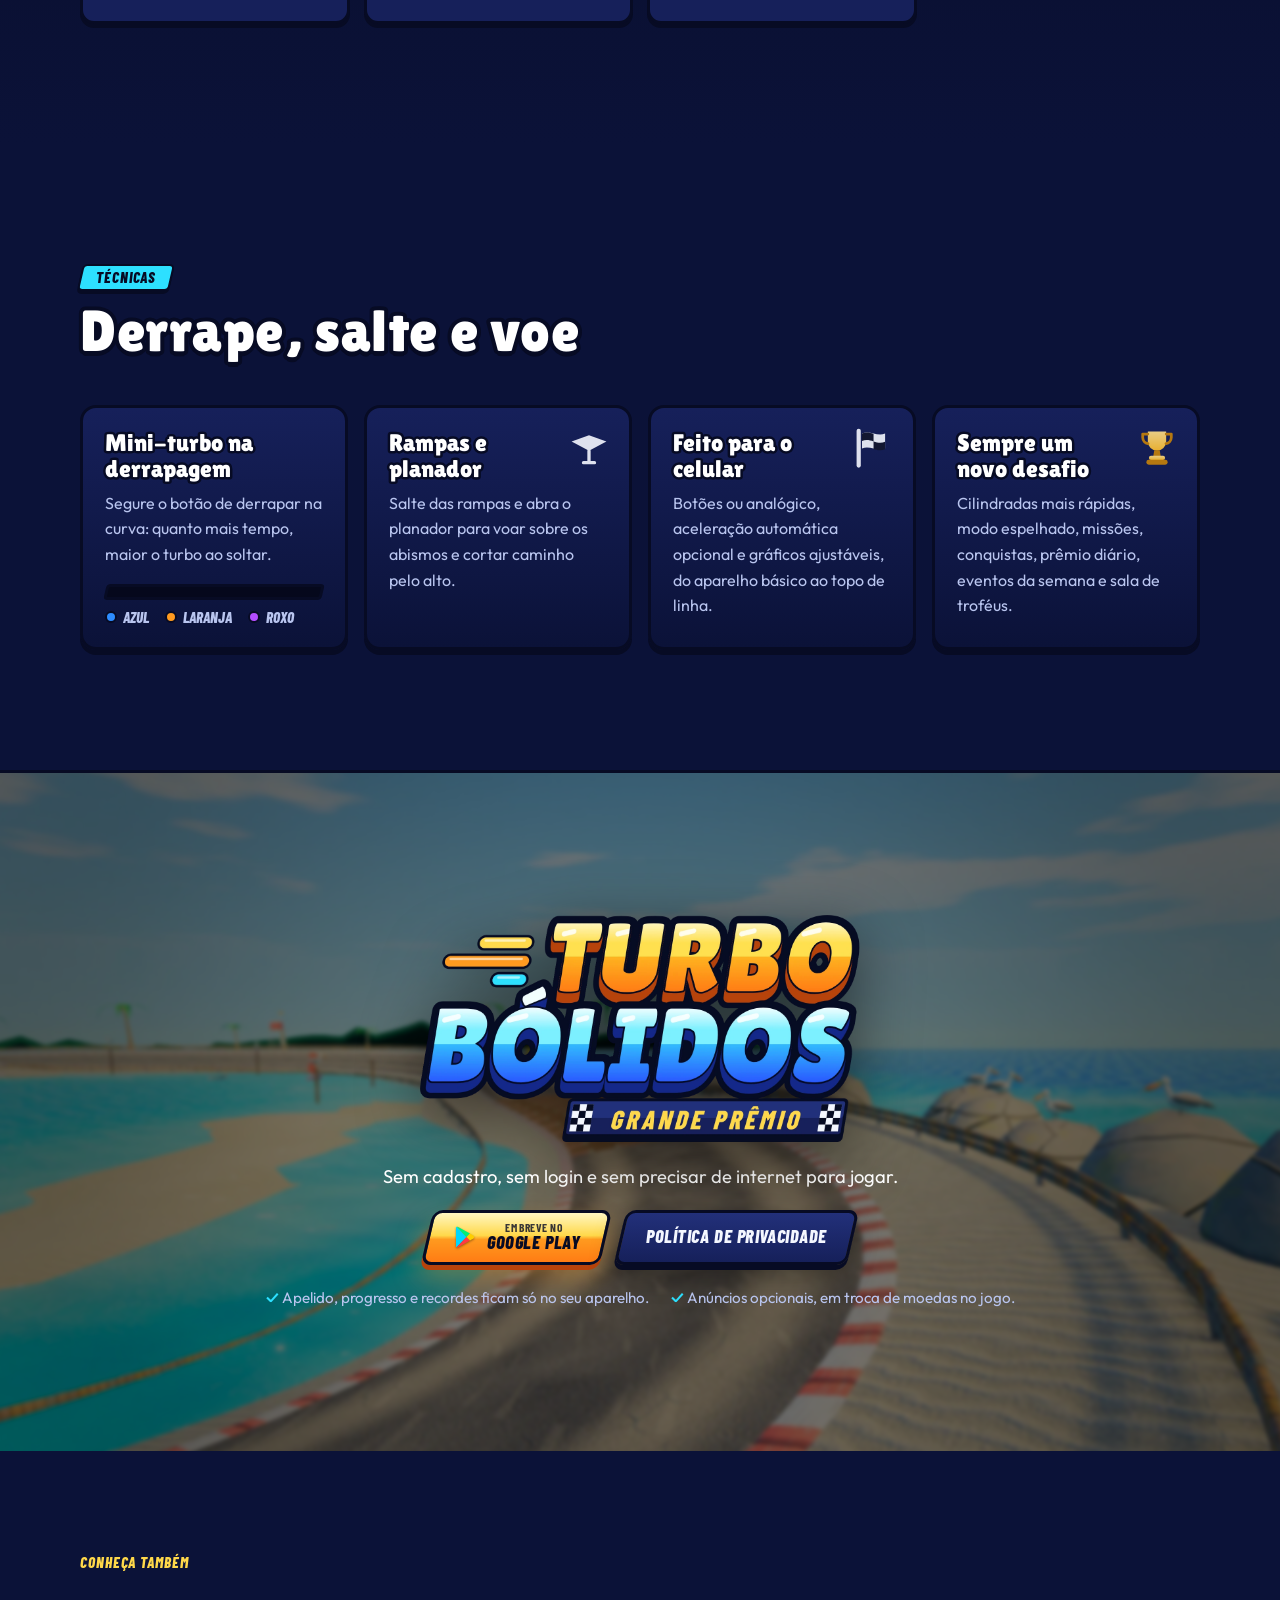
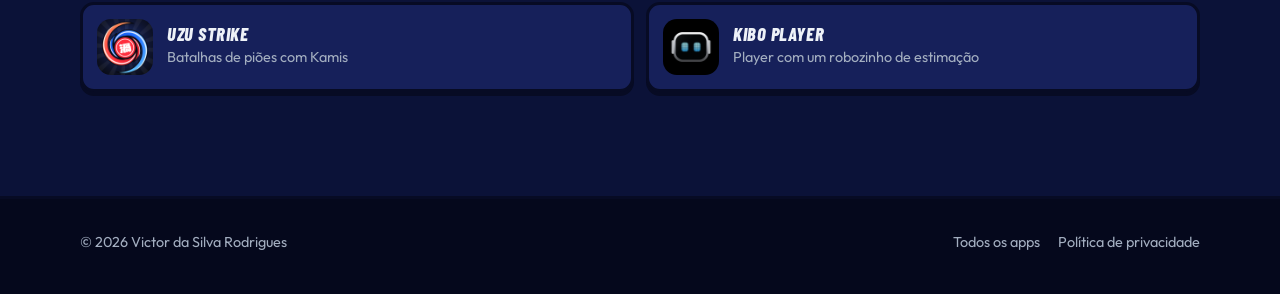
<file: turbo-bolidos/index.html>
<!doctype html>
<html lang="pt-BR">
<head>
  <meta charset="utf-8">
  <meta name="viewport" content="width=device-width, initial-scale=1, viewport-fit=cover">
  <title>TURBO BÓLIDOS GP</title>
  <meta name="description" content="Monte seu bólido e acelere em pistas malucas, com itens e vários modos. Jogo de corrida arcade 100% offline para Android.">
  <meta name="theme-color" content="#05081c">
  <meta property="og:title" content="TURBO BÓLIDOS GP">
  <meta property="og:description" content="Monte seu bólido e acelere em pistas malucas, com itens e vários modos offline.">
  <meta property="og:image" content="img/destaque.webp">
  <link rel="icon" href="icone.png">
  <link rel="preconnect" href="https://fonts.googleapis.com">
  <link rel="preconnect" href="https://fonts.gstatic.com" crossorigin>
  <link rel="stylesheet" href="https://fonts.googleapis.com/css2?family=Barlow+Condensed:ital,wght@0,600;0,800;1,700;1,800&family=Lilita+One&family=Outfit:wght@400;500;700;800&display=swap">
  <link rel="stylesheet" href="../estilo.css">
  <link rel="stylesheet" href="pagina.css">
</head>
<body class="tema-turbo pagina-turbo">

<header class="topo">
  <a class="marca" href="../"><span class="ponto" aria-hidden="true"></span>Jogos e Apps</a>
  <nav aria-label="Aplicativos">
    <a href="./" aria-current="page">TURBO BÓLIDOS GP</a>
    <a href="../uzu-strike/">UZU STRIKE</a>
    <a href="../kibo/">KIBO PLAYER</a>
  </nav>
</header>

<main>
  <!-- ===== Herói ===== -->
  <section class="tb-heroi" id="inicio" aria-label="Turbo Bólidos GP">
    <div class="tb-heroi-fundo"><img src="../img/slides/kart-pista.webp" alt=""></div>
    <div class="tb-raios" aria-hidden="true"></div>
    <div class="tb-heroi-palco" aria-hidden="true">
      <img class="tb-carro-tras" src="img/carros/hotrod-vermelho.webp" alt="">
      <img class="tb-carro-frente" src="img/carros/fusca-azul.webp" alt="">
    </div>
    <div class="tb-heroi-texto">
      <h1><img class="tb-logo" src="img/logo.webp" alt="Turbo Bólidos GP" width="1400" height="707"></h1>
      <p>Monte seu bólido e acelere em pistas malucas, com itens, derrapagens, rampas e planador. Sem cadastro e sem internet: é só abrir e correr!</p>
      <div class="tb-botoes">
        <a class="tb-botao doce" href="https://play.google.com/store/apps/details?id=br.com.turbobolidos.gp">
          <svg class="icone-play" viewBox="0 0 24 24" aria-hidden="true"><path fill="#00d7fe" d="M3.6 1.8 13.5 12 3.6 22.2c-.4-.2-.6-.6-.6-1.1V2.9c0-.5.2-.9.6-1.1z"/><path fill="#00f076" d="M3.6 1.8c.3-.2.7-.2 1.1 0L17 8.5 13.5 12z"/><path fill="#ff3a44" d="M17 15.5 4.7 22.6c-.4.2-.8.2-1.1 0L13.5 12z"/><path fill="#ffce00" d="M17 8.5l3.3 1.9c1 .6 1 2.6 0 3.2L17 15.5 13.5 12z"/></svg>
          <span><small>Em breve no</small>Google Play</span>
        </a>
        <a class="tb-botao placa" href="#modos"><span>Ver o jogo</span></a>
      </div>
    </div>
    <a class="tb-descer" href="#modos" aria-label="Descer para os modos de jogo"><svg viewBox="0 0 24 24" fill="none" stroke="currentColor" stroke-width="2.6" stroke-linecap="round" stroke-linejoin="round" aria-hidden="true"><path d="M6 9l6 6 6-6"/></svg></a>
  </section>

  <!-- ===== Navegação das seções ===== -->
  <nav class="tb-subnav" aria-label="Seções da página">
    <div class="tb-subnav-dentro">
      <a class="tb-subnav-logo" href="#inicio" aria-label="Voltar ao topo"><img src="img/logo.webp" alt=""></a>
      <div class="tb-abas">
        <a href="#modos">Modos</a>
        <a href="#pistas">Pistas</a>
        <a href="#garagem">Garagem</a>
        <a href="#itens">Itens</a>
        <a href="#tecnicas">Técnicas</a>
      </div>
      <a class="tb-botao doce mini" href="https://play.google.com/store/apps/details?id=br.com.turbobolidos.gp"><span>Google Play</span></a>
    </div>
  </nav>

  <!-- ===== Faixa de capturas ===== -->
  <section class="tb-faixa" aria-label="Capturas do jogo">
    <div class="tb-faixa-trilho">
      <div class="tb-faixa-grupo">
        <img src="img/galeria/confeitariaGigante.webp" alt="Confeitaria Gigante" loading="lazy">
        <img src="img/modos/rapida.webp" alt="Cidade Neon" loading="lazy">
        <img src="img/galeria/mansaoAssombrada.webp" alt="Mansão Assombrada" loading="lazy">
        <img src="img/galeria/cidadeDosCanais.webp" alt="Cidade dos Canais" loading="lazy">
        <img src="img/modos/tempo.webp" alt="Geleira Aurora" loading="lazy">
        <img src="img/galeria/picoTormenta.webp" alt="Pico Tormenta" loading="lazy">
        <img src="img/galeria/arquipelagoFlutuante.webp" alt="Arquipélago Flutuante" loading="lazy">
        <img src="img/modos/eliminacao.webp" alt="Deserto Miragem" loading="lazy">
        <img src="img/galeria/temploSolar.webp" alt="Templo Solar" loading="lazy">
        <img src="img/galeria/navioFantasma.webp" alt="Navio Fantasma" loading="lazy">
        <img src="img/modos/moedas.webp" alt="Vila Girassol" loading="lazy">
        <img src="img/galeria/fundicaoRubra.webp" alt="Fundição Rubra" loading="lazy">
        <img src="img/modos/gp.webp" alt="Copa Estrela" loading="lazy">
      </div>
      <div class="tb-faixa-grupo" aria-hidden="true">
        <img src="img/galeria/confeitariaGigante.webp" alt="" loading="lazy">
        <img src="img/modos/rapida.webp" alt="" loading="lazy">
        <img src="img/galeria/mansaoAssombrada.webp" alt="" loading="lazy">
        <img src="img/galeria/cidadeDosCanais.webp" alt="" loading="lazy">
        <img src="img/modos/tempo.webp" alt="" loading="lazy">
        <img src="img/galeria/picoTormenta.webp" alt="" loading="lazy">
        <img src="img/galeria/arquipelagoFlutuante.webp" alt="" loading="lazy">
        <img src="img/modos/eliminacao.webp" alt="" loading="lazy">
        <img src="img/galeria/temploSolar.webp" alt="" loading="lazy">
        <img src="img/galeria/navioFantasma.webp" alt="" loading="lazy">
        <img src="img/modos/moedas.webp" alt="" loading="lazy">
        <img src="img/galeria/fundicaoRubra.webp" alt="" loading="lazy">
        <img src="img/modos/gp.webp" alt="" loading="lazy">
      </div>
    </div>
  </section>

  <!-- ===== Modos ===== -->
  <section class="tb-secao tb-modos" id="modos">
    <div class="envolve">
      <div class="tb-titulo surge">
        <span class="tb-etiqueta">Modos de jogo</span>
        <h2>Escolha como acelerar</h2>
        <p>Copas valendo troféu, corridas rápidas, recordes contra o relógio e desafios que mudam o jeito de correr.</p>
      </div>
      <div class="tb-modos-caixa surge">
        <div class="tb-modos-lista" role="tablist" aria-label="Modos de jogo">
          <button role="tab" aria-selected="true" aria-controls="modo-painel" data-modo="0"><img src="img/icones/modo-gp.svg" alt=""><span>Grande Prêmio</span></button>
          <button role="tab" aria-selected="false" aria-controls="modo-painel" data-modo="1"><img src="img/icones/modo-rapida.svg" alt=""><span>Corrida Rápida</span></button>
          <button role="tab" aria-selected="false" aria-controls="modo-painel" data-modo="2"><img src="img/icones/modo-tempo.svg" alt=""><span>Contra-relógio</span></button>
          <button role="tab" aria-selected="false" aria-controls="modo-painel" data-modo="3"><img src="img/icones/modo-eliminacao.svg" alt=""><span>Eliminação</span></button>
          <button role="tab" aria-selected="false" aria-controls="modo-painel" data-modo="4"><img src="img/icones/modo-moedas.svg" alt=""><span>Caça-moedas</span></button>
        </div>
        <div class="tb-modo-painel" id="modo-painel" role="tabpanel" aria-live="polite">
          <div class="tb-modo-imagem"><img src="img/modos/gp.webp" alt=""></div>
          <div class="tb-modo-texto">
            <h3>Grande Prêmio</h3>
            <p>Dispute as copas pista após pista. Os pontos de cada corrida se somam e o pódio final vale troféu.</p>
          </div>
        </div>
      </div>
    </div>
  </section>

  <!-- ===== Pistas ===== -->
  <section class="tb-secao tb-pistas" id="pistas">
    <div class="envolve">
      <div class="tb-titulo surge">
        <span class="tb-etiqueta ciano">Pistas</span>
        <h2>Um mundo de circuitos</h2>
        <p>Praias, desertos, geleiras, cidades neon, cozinhas gigantes e mansões assombradas. Algumas pistas têm bifurcações de verdade: escolha seu caminho!</p>
      </div>
      <div class="tb-copas surge" role="tablist" aria-label="Copas"></div>
      <div class="tb-copa-cabeca surge">
        <div><h3 class="tb-copa-nome"></h3><p class="tb-copa-sub"></p></div>
        <div class="tb-setas">
          <button class="tb-seta" data-dir="-1" aria-label="Copa anterior"><svg viewBox="0 0 24 24" fill="none" stroke="currentColor" stroke-width="3" stroke-linecap="round" stroke-linejoin="round" aria-hidden="true"><path d="M15 5l-7 7 7 7"/></svg></button>
          <button class="tb-seta" data-dir="1" aria-label="Próxima copa"><svg viewBox="0 0 24 24" fill="none" stroke="currentColor" stroke-width="3" stroke-linecap="round" stroke-linejoin="round" aria-hidden="true"><path d="M9 5l7 7-7 7"/></svg></button>
        </div>
      </div>
      <div class="tb-pistas-grade" aria-live="polite"></div>
    </div>
  </section>

  <!-- ===== Garagem ===== -->
  <section class="tb-secao tb-garagem" id="garagem">
    <div class="envolve">
      <div class="tb-titulo surge">
        <span class="tb-etiqueta">Garagem</span>
        <h2>Do carro de rua à máquina de fantasia</h2>
        <p>Carrinhos retrô, peruas, tuc-tucs, calhambeques e máquinas que só existem aqui. Novos modelos são liberados conforme você avança.</p>
      </div>
      <div class="tb-vitrine surge">
        <button class="tb-seta tb-vitrine-ant" data-dir="-1" aria-label="Carro anterior"><svg viewBox="0 0 24 24" fill="none" stroke="currentColor" stroke-width="3" stroke-linecap="round" stroke-linejoin="round" aria-hidden="true"><path d="M15 5l-7 7 7 7"/></svg></button>
        <div class="tb-vitrine-palco">
          <div class="tb-pedestal" aria-hidden="true"></div>
          <img class="tb-vitrine-carro" src="img/carros/fusca-azul.webp" alt="">
        </div>
        <button class="tb-seta tb-vitrine-prox" data-dir="1" aria-label="Próximo carro"><svg viewBox="0 0 24 24" fill="none" stroke="currentColor" stroke-width="3" stroke-linecap="round" stroke-linejoin="round" aria-hidden="true"><path d="M9 5l7 7-7 7"/></svg></button>
        <div class="tb-vitrine-info" aria-live="polite">
          <h3 class="tb-vitrine-nome">Besourinho</h3>
          <p class="tb-vitrine-frase">Capô redondo, motor atrás, teimoso</p>
        </div>
        <div class="tb-vitrine-miniaturas" role="tablist" aria-label="Escolher carro"></div>
      </div>
      <div class="tb-pecas surge">
        <div class="tb-peca"><img src="img/icones/peca-chassi.svg" alt=""><div><strong>Chassi</strong><span>O corpo do bólido</span></div></div>
        <span class="tb-mais" aria-hidden="true">+</span>
        <div class="tb-peca"><img src="img/icones/peca-pneu.svg" alt=""><div><strong>Pneus</strong><span>Tração e controle</span></div></div>
        <span class="tb-mais" aria-hidden="true">+</span>
        <div class="tb-peca"><img src="img/icones/peca-planador.svg" alt=""><div><strong>Planador</strong><span>Para voar nos saltos</span></div></div>
        <p>Cada peça muda velocidade, aceleração, peso, tração e controle. Escolha também a pintura e os adesivos e descubra a montagem que combina com você.</p>
      </div>
    </div>
  </section>

  <!-- ===== Itens ===== -->
  <section class="tb-secao tb-itens" id="itens">
    <div class="envolve">
      <div class="tb-titulo surge">
        <span class="tb-etiqueta">Itens</span>
        <h2>Itens para virar o jogo</h2>
        <p>Passe pelas caixas da pista e torça pela sorte: cada item pode decidir a corrida na última volta.</p>
      </div>
      <div class="tb-itens-grade"></div>
    </div>
  </section>

  <!-- ===== Técnicas ===== -->
  <section class="tb-secao tb-tecnicas" id="tecnicas">
    <div class="envolve">
      <div class="tb-titulo surge">
        <span class="tb-etiqueta ciano">Técnicas</span>
        <h2>Derrape, salte e voe</h2>
      </div>
      <div class="tb-tecnicas-grade">
        <div class="tb-tecnica surge">
          <h3>Mini-turbo na derrapagem</h3>
          <p>Segure o botão de derrapar na curva: quanto mais tempo, maior o turbo ao soltar.</p>
          <div class="tb-medidor" aria-hidden="true"><i></i></div>
          <ul class="tb-niveis">
            <li><span class="nv azul"></span>Azul</li>
            <li><span class="nv laranja"></span>Laranja</li>
            <li><span class="nv roxo"></span>Roxo</li>
          </ul>
        </div>
        <div class="tb-tecnica surge">
          <h3>Rampas e planador</h3>
          <p>Salte das rampas e abra o planador para voar sobre os abismos e cortar caminho pelo alto.</p>
          <img class="tb-tecnica-icone" src="img/icones/peca-planador.svg" alt="">
        </div>
        <div class="tb-tecnica surge">
          <h3>Feito para o celular</h3>
          <p>Botões ou analógico, aceleração automática opcional e gráficos ajustáveis, do aparelho básico ao topo de linha.</p>
          <img class="tb-tecnica-icone" src="img/icones/bandeira.svg" alt="">
        </div>
        <div class="tb-tecnica surge">
          <h3>Sempre um novo desafio</h3>
          <p>Cilindradas mais rápidas, modo espelhado, missões, conquistas, prêmio diário, eventos da semana e sala de troféus.</p>
          <img class="tb-tecnica-icone" src="img/icones/trofeu.svg" alt="">
        </div>
      </div>
    </div>
  </section>

  <!-- ===== Chamada final ===== -->
  <section class="tb-final">
    <div class="tb-final-fundo"><img src="../img/slides/kart-pista.webp" alt="" loading="lazy"></div>
    <div class="envolve tb-final-dentro surge">
      <img class="tb-logo" src="img/logo.webp" alt="Turbo Bólidos GP" loading="lazy">
      <p>Sem cadastro, sem login e sem precisar de internet para jogar.</p>
      <div class="tb-botoes">
        <a class="tb-botao doce" href="https://play.google.com/store/apps/details?id=br.com.turbobolidos.gp">
          <svg class="icone-play" viewBox="0 0 24 24" aria-hidden="true"><path fill="#00d7fe" d="M3.6 1.8 13.5 12 3.6 22.2c-.4-.2-.6-.6-.6-1.1V2.9c0-.5.2-.9.6-1.1z"/><path fill="#00f076" d="M3.6 1.8c.3-.2.7-.2 1.1 0L17 8.5 13.5 12z"/><path fill="#ff3a44" d="M17 15.5 4.7 22.6c-.4.2-.8.2-1.1 0L13.5 12z"/><path fill="#ffce00" d="M17 8.5l3.3 1.9c1 .6 1 2.6 0 3.2L17 15.5 13.5 12z"/></svg>
          <span><small>Em breve no</small>Google Play</span>
        </a>
        <a class="tb-botao placa" href="privacidade.html"><span>Política de privacidade</span></a>
      </div>
      <ul class="tb-privacidade">
        <li>Apelido, progresso e recordes ficam só no seu aparelho.</li>
        <li>Anúncios opcionais, em troca de moedas no jogo.</li>
      </ul>
    </div>
  </section>

  <section class="secao alt">
    <div class="envolve">
      <div class="secao-titulo"><span class="tipo">Conheça também</span></div>
      <div class="outros">
        <a class="outro" href="../uzu-strike/"><img src="../uzu-strike/icone.png" alt=""><div><strong>UZU STRIKE</strong><span>Batalhas de piões com Kamis</span></div></a>
        <a class="outro" href="../kibo/"><img src="../kibo/icone.png" alt=""><div><strong>KIBO PLAYER</strong><span>Player com um robozinho de estimação</span></div></a>
      </div>
    </div>
  </section>
</main>

<footer class="rodape">
  <div class="envolve">
    <span>© 2026 Victor da Silva Rodrigues</span>
    <nav><a href="../">Todos os apps</a><a href="privacidade.html">Política de privacidade</a></nav>
  </div>
</footer>

<script src="dados.js"></script>
<script src="../site.js"></script>
<script src="pagina.js"></script>
</body>
</html>
</file>
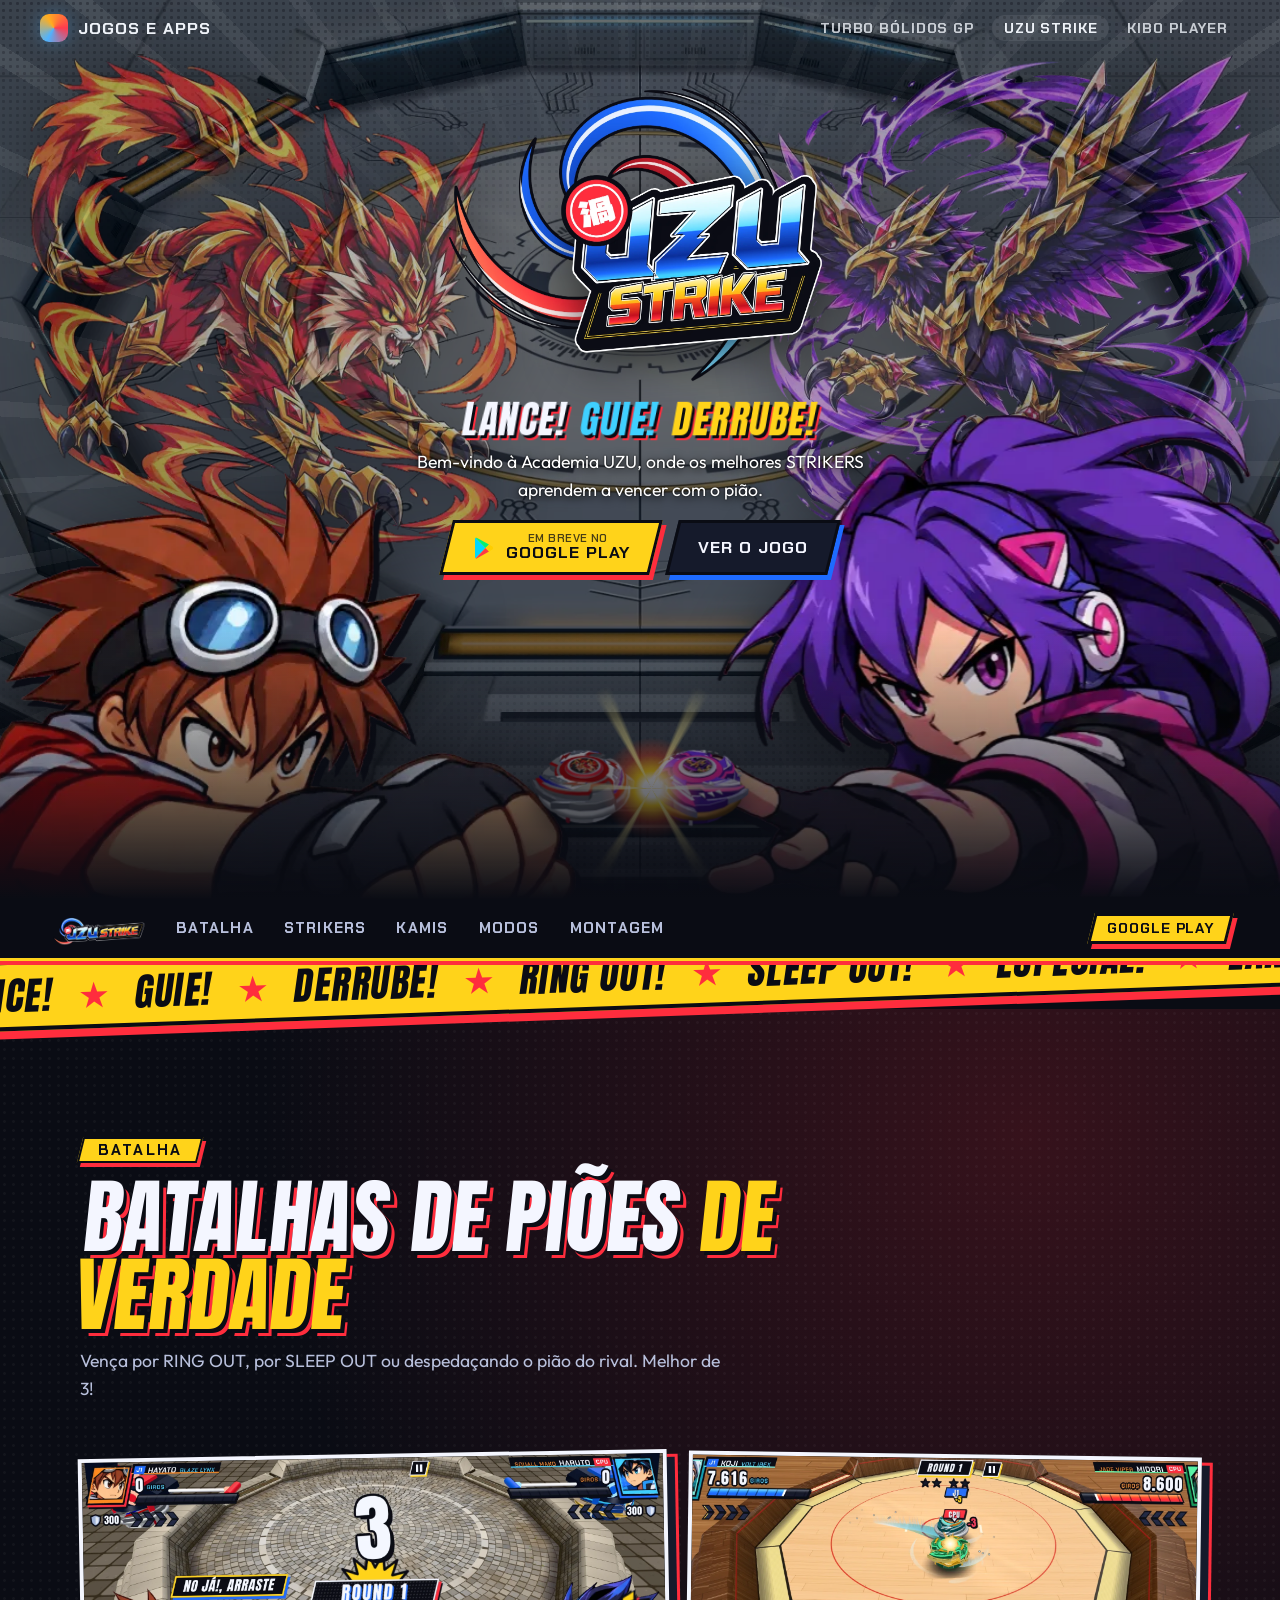
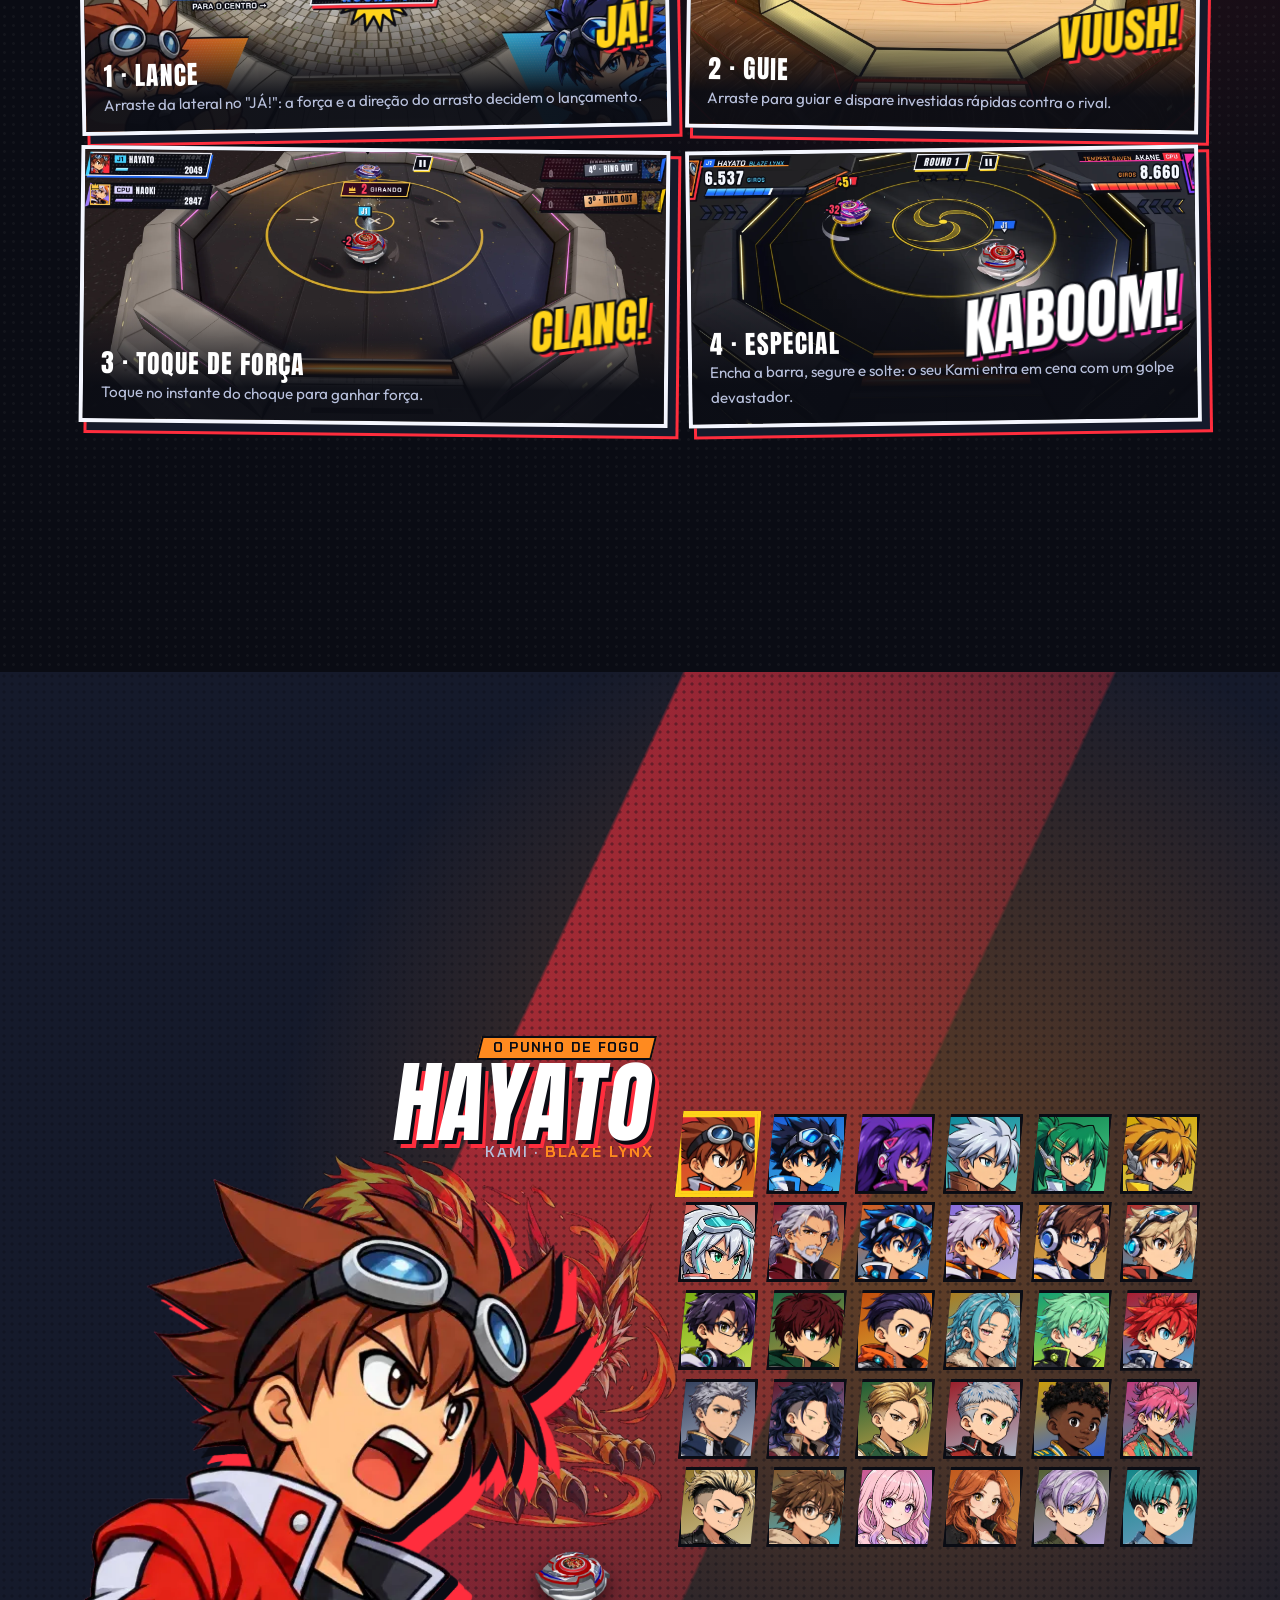
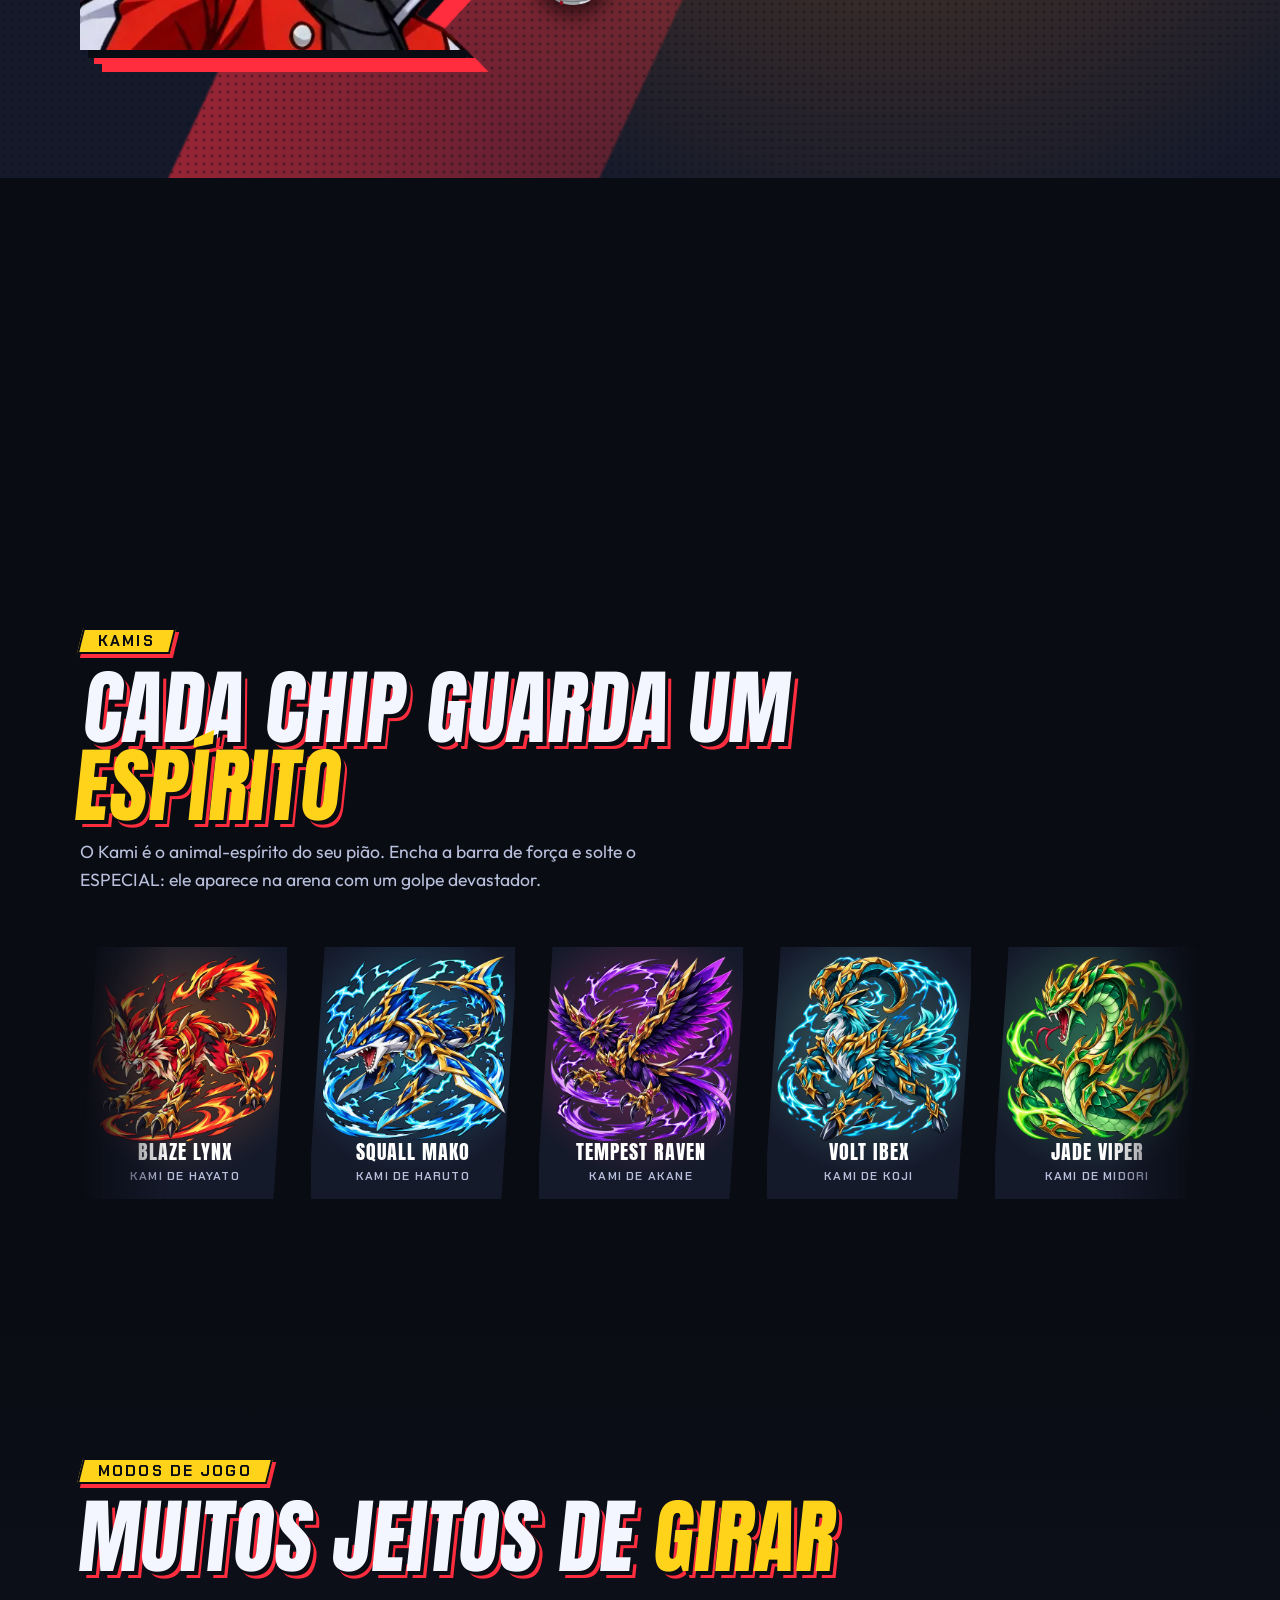
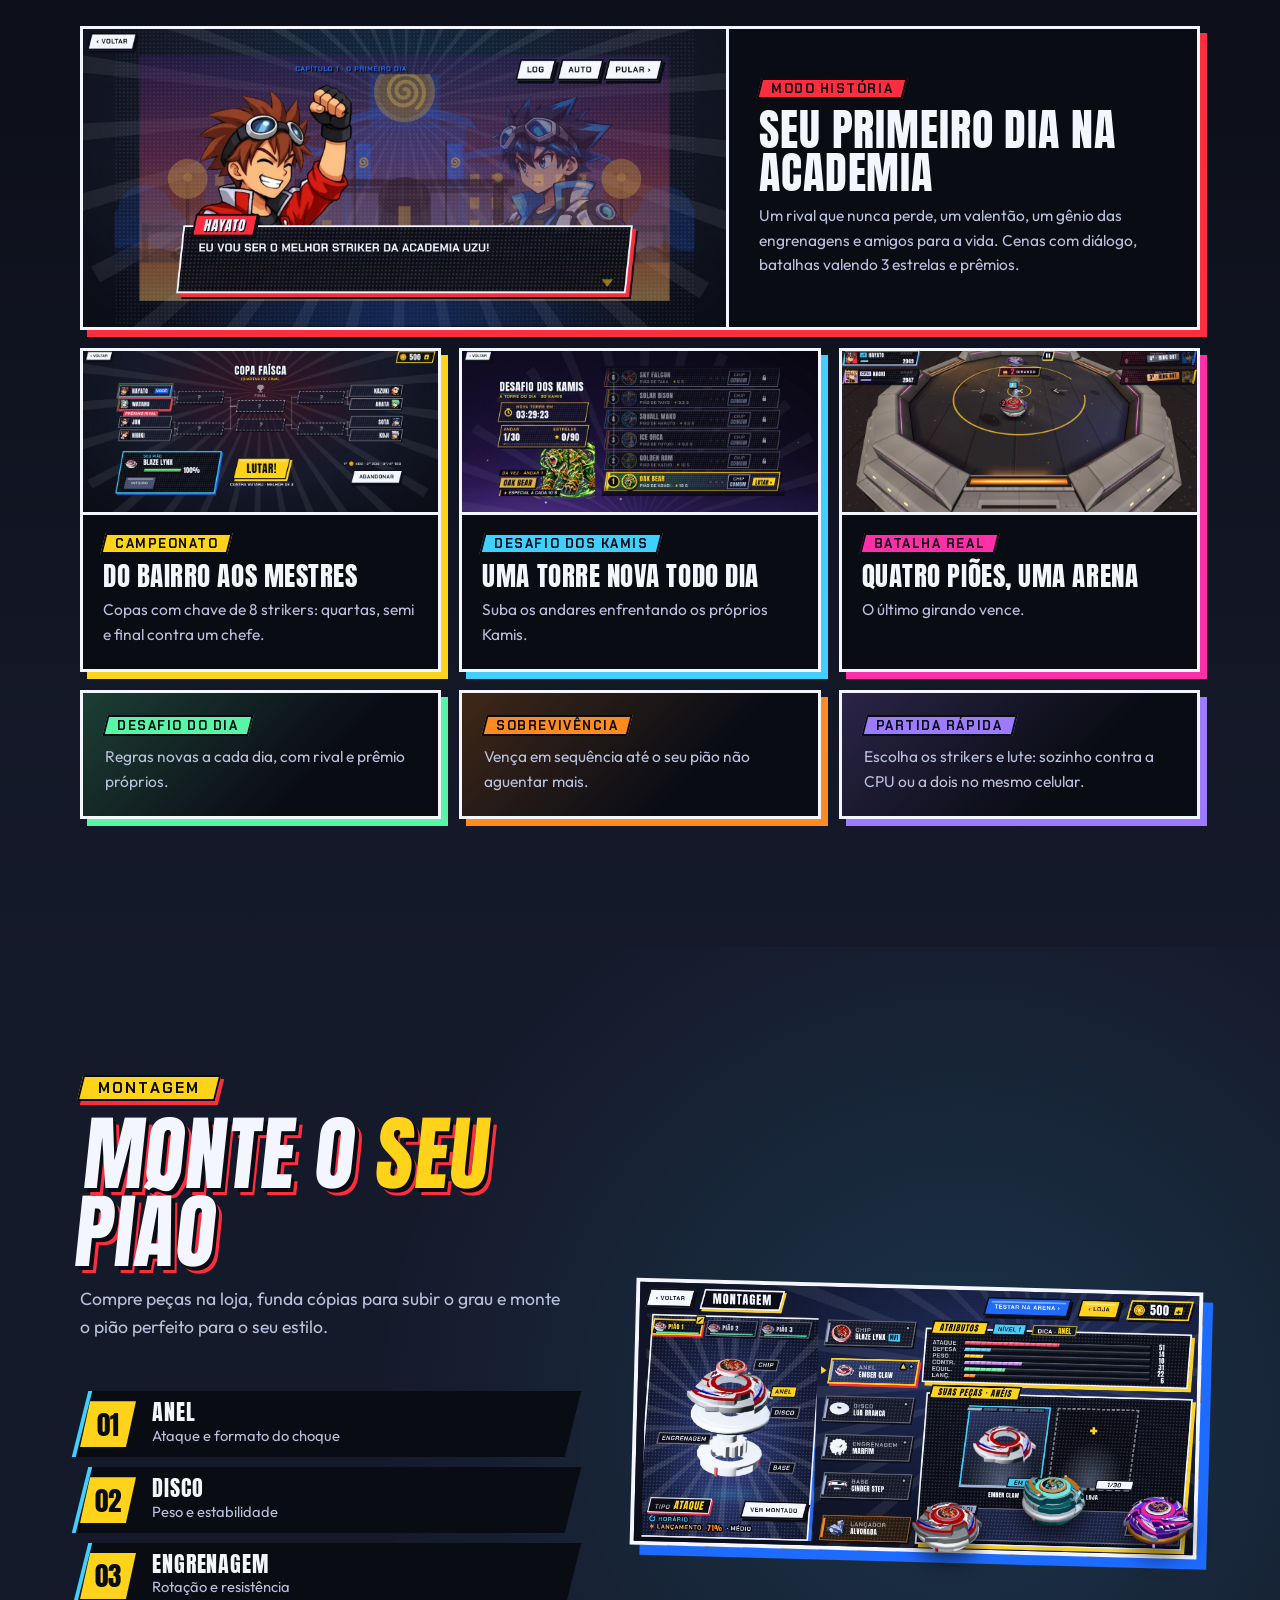
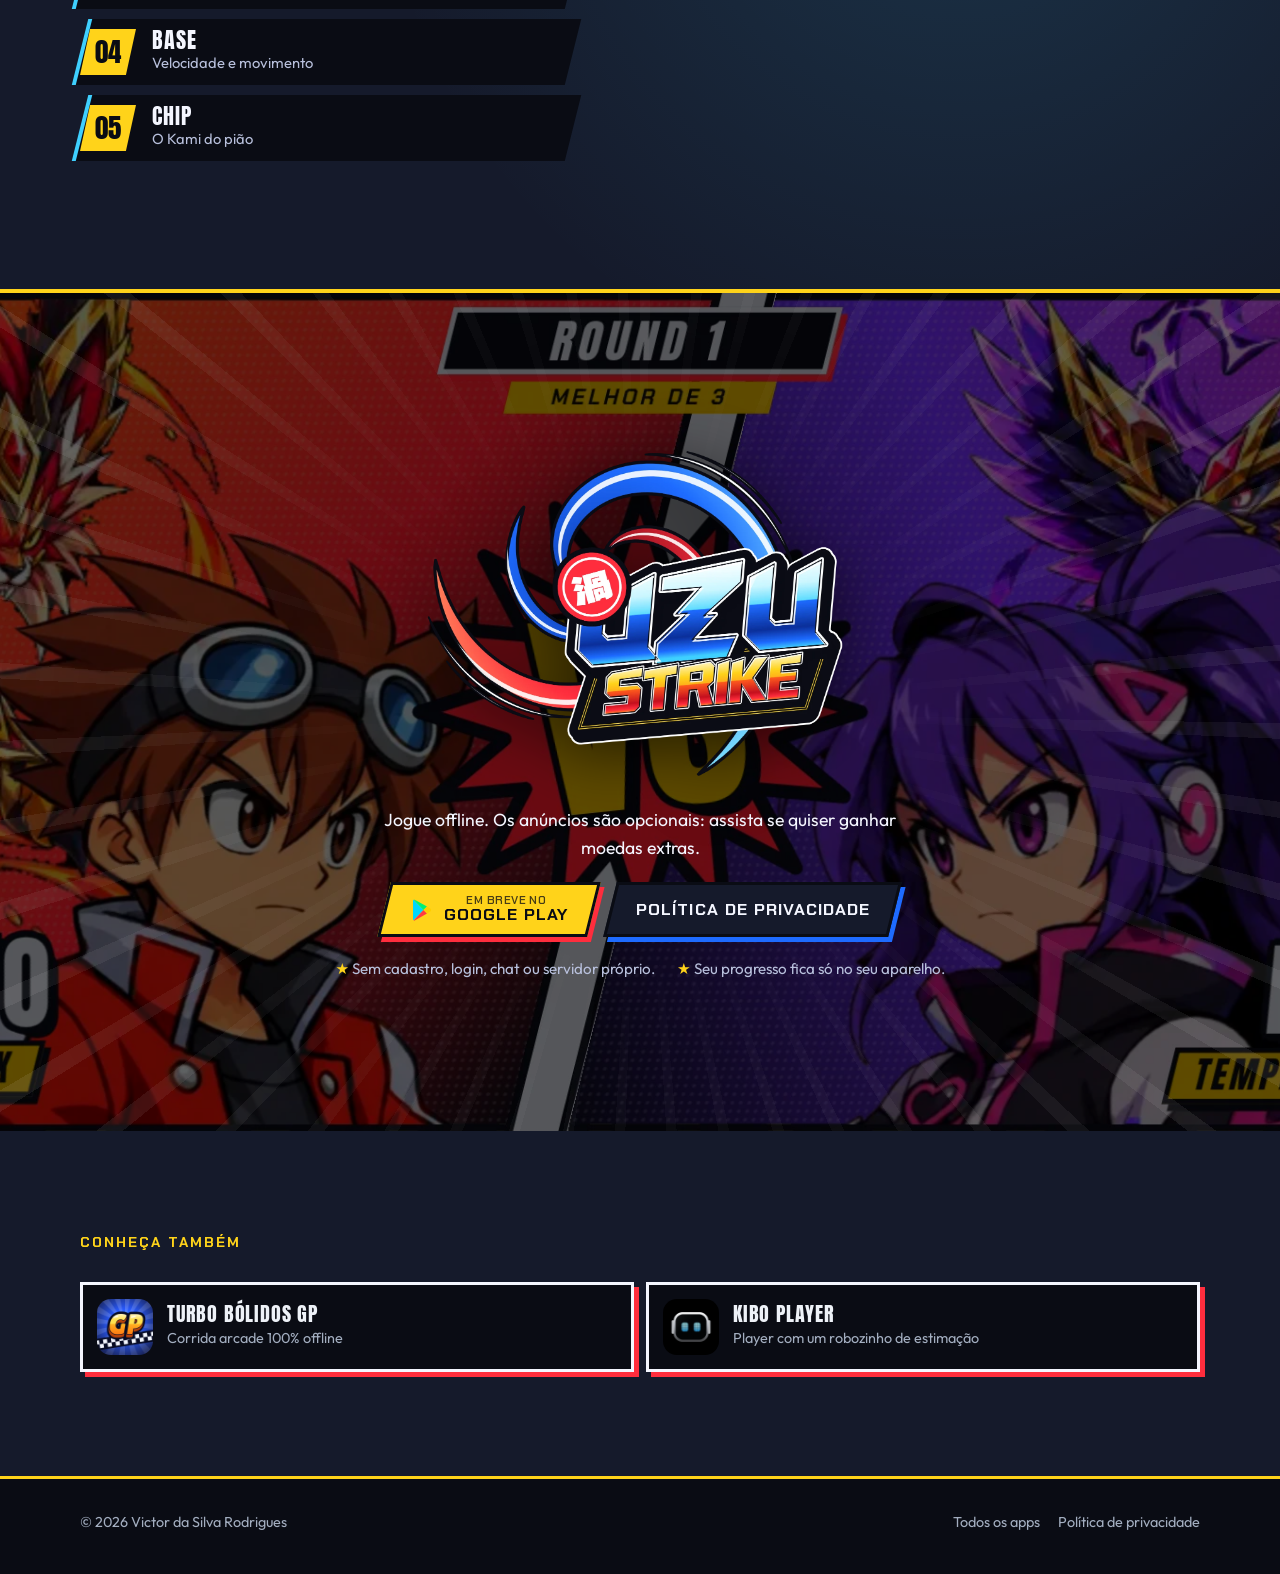
<file: uzu-strike/index.html>
<!doctype html>
<html lang="pt-BR">
<head>
  <meta charset="utf-8">
  <meta name="viewport" content="width=device-width, initial-scale=1, viewport-fit=cover">
  <title>UZU STRIKE</title>
  <meta name="description" content="Lance, guie e derrube! Batalhas de piões com Kamis, strikers, modo história e peças para montar. Jogo de ação para Android.">
  <meta name="theme-color" content="#0a0c14">
  <meta property="og:title" content="UZU STRIKE">
  <meta property="og:description" content="Lance, guie e derrube! Batalhas de piões com Kamis, peças e uma história.">
  <meta property="og:image" content="img/hero.webp">
  <link rel="icon" href="icone.png">
  <link rel="preconnect" href="https://fonts.googleapis.com">
  <link rel="preconnect" href="https://fonts.gstatic.com" crossorigin>
  <link rel="stylesheet" href="https://fonts.googleapis.com/css2?family=Anton&family=Chakra+Petch:ital,wght@0,500;0,600;0,700;1,700&family=Outfit:wght@400;500;700;800&display=swap">
  <link rel="stylesheet" href="../estilo.css">
  <link rel="stylesheet" href="pagina.css">
</head>
<body class="tema-uzu pagina-uzu">

<header class="topo">
  <a class="marca" href="../"><span class="ponto" aria-hidden="true"></span>Jogos e Apps</a>
  <nav aria-label="Aplicativos">
    <a href="../turbo-bolidos/">TURBO BÓLIDOS GP</a>
    <a href="./" aria-current="page">UZU STRIKE</a>
    <a href="../kibo/">KIBO PLAYER</a>
  </nav>
</header>

<main>
  <!-- ================= HERÓI ================= -->
  <section class="uz-heroi" id="inicio" aria-label="UZU STRIKE">
    <div class="uz-heroi-fundo"><img src="../img/slides/uzu-arena.webp" alt=""></div>
    <div class="uz-raios" aria-hidden="true"></div>
    <div class="uz-reticula" aria-hidden="true"></div>

    <div class="uz-heroi-palco" aria-hidden="true">
      <img class="uz-h-kami uz-h-kami-e" src="img/kamis/blaze-lynx.webp" alt="">
      <img class="uz-h-kami uz-h-kami-d" src="img/kamis/tempest-raven.webp" alt="">
      <img class="uz-h-pers uz-h-pers-e" src="img/strikers/hayato-5.webp" alt="">
      <img class="uz-h-pers uz-h-pers-d" src="img/strikers/akane-5.webp" alt="">
      <div class="uz-choque">
        <img class="uz-h-piao uz-h-piao-e" src="img/pioes/hayato.webp" alt="">
        <span class="uz-faisca"></span>
        <img class="uz-h-piao uz-h-piao-d" src="img/pioes/akane.webp" alt="">
      </div>
    </div>

    <div class="uz-heroi-texto">
      <h1 class="uz-logo">
        <img class="uz-logo-vortice" src="img/camada-vortice.webp" alt="">
        <img class="uz-logo-letreiro" src="img/camada-letreiro.webp" alt="UZU STRIKE">
        <img class="uz-logo-selo" src="img/camada-selo.webp" alt="">
      </h1>
      <p class="uz-chamada"><span>LANCE!</span> <span>GUIE!</span> <span>DERRUBE!</span></p>
      <p class="uz-sub">Bem-vindo à Academia UZU, onde os melhores STRIKERS aprendem a vencer com o pião.</p>
      <div class="uz-botoes">
        <a class="uz-botao energia" href="https://play.google.com/store/apps/details?id=com.uzustrike.app">
          <svg class="icone-play" viewBox="0 0 24 24" aria-hidden="true"><path fill="#00d7fe" d="M3.6 1.8 13.5 12 3.6 22.2c-.4-.2-.6-.6-.6-1.1V2.9c0-.5.2-.9.6-1.1z"/><path fill="#00f076" d="M3.6 1.8c.3-.2.7-.2 1.1 0L17 8.5 13.5 12z"/><path fill="#ff3a44" d="M17 15.5 4.7 22.6c-.4.2-.8.2-1.1 0L13.5 12z"/><path fill="#ffce00" d="M17 8.5l3.3 1.9c1 .6 1 2.6 0 3.2L17 15.5 13.5 12z"/></svg>
          <span><small>Em breve no</small>Google Play</span>
        </a>
        <a class="uz-botao tinta" href="#batalha"><span>Ver o jogo</span></a>
      </div>
    </div>
  </section>

  <!-- ================= Navegação das seções ================= -->
  <nav class="uz-subnav" aria-label="Seções da página">
    <div class="uz-subnav-dentro">
      <a class="uz-subnav-logo" href="#inicio" aria-label="Voltar ao topo"><img src="img/uzu-strike-horizontal.webp" alt=""></a>
      <div class="uz-abas">
        <a href="#batalha">Batalha</a>
        <a href="#strikers">Strikers</a>
        <a href="#kamis">Kamis</a>
        <a href="#modos">Modos</a>
        <a href="#montagem">Montagem</a>
      </div>
      <a class="uz-botao energia mini" href="https://play.google.com/store/apps/details?id=com.uzustrike.app"><span>Google Play</span></a>
    </div>
  </nav>

  <!-- ================= Faixa ================= -->
  <div class="uz-faixa" aria-hidden="true">
    <div class="uz-faixa-trilho">
      <span>LANCE!</span><b>★</b><span>GUIE!</span><b>★</b><span>DERRUBE!</span><b>★</b><span>RING OUT!</span><b>★</b><span>SLEEP OUT!</span><b>★</b><span>ESPECIAL!</span><b>★</b>
      <span>LANCE!</span><b>★</b><span>GUIE!</span><b>★</b><span>DERRUBE!</span><b>★</b><span>RING OUT!</span><b>★</b><span>SLEEP OUT!</span><b>★</b><span>ESPECIAL!</span><b>★</b>
    </div>
  </div>

  <!-- ================= Batalha (painéis de mangá) ================= -->
  <section class="uz-secao uz-batalha" id="batalha">
    <div class="envolve">
      <div class="uz-titulo revela">
        <span class="uz-etiqueta">Batalha</span>
        <h2>Batalhas de piões <em>de verdade</em></h2>
        <p>Vença por RING OUT, por SLEEP OUT ou despedaçando o pião do rival. Melhor de 3!</p>
      </div>
      <div class="uz-manga">
        <figure class="uz-quadro q1 revela">
          <img src="img/telas/ja.webp" alt="O lançamento no JÁ!" loading="lazy">
          <figcaption><strong>1 · LANCE</strong>Arraste da lateral no "JÁ!": a força e a direção do arrasto decidem o lançamento.</figcaption>
          <span class="uz-sfx" aria-hidden="true">JÁ!</span>
        </figure>
        <figure class="uz-quadro q2 revela">
          <img src="img/telas/batalha.webp" alt="Dois piões batalhando na arena do dojo" loading="lazy">
          <figcaption><strong>2 · GUIE</strong>Arraste para guiar e dispare investidas rápidas contra o rival.</figcaption>
          <span class="uz-sfx" aria-hidden="true">VUUSH!</span>
        </figure>
        <figure class="uz-quadro q3 revela">
          <img src="img/telas/batalha-real.webp" alt="Piões se chocando na arena" loading="lazy">
          <figcaption><strong>3 · TOQUE DE FORÇA</strong>Toque no instante do choque para ganhar força.</figcaption>
          <span class="uz-sfx" aria-hidden="true">CLANG!</span>
        </figure>
        <figure class="uz-quadro q4 revela">
          <img src="img/telas/especial.webp" alt="O golpe especial com o Kami em cena" loading="lazy">
          <figcaption><strong>4 · ESPECIAL</strong>Encha a barra, segure e solte: o seu Kami entra em cena com um golpe devastador.</figcaption>
          <span class="uz-sfx grande" aria-hidden="true">KABOOM!</span>
        </figure>
      </div>
      <ul class="uz-vitorias revela">
        <li><strong>RING OUT</strong><span>Jogue o rival para fora da arena</span></li>
        <li><strong>SLEEP OUT</strong><span>Gire por mais tempo que ele</span></li>
        <li><strong>QUEBRA</strong><span>Despedace o pião adversário</span></li>
      </ul>
    </div>
  </section>

  <!-- ================= Strikers (tela de seleção) ================= -->
  <section class="uz-secao uz-strikers" id="strikers">
    <div class="uz-sel-fundo" aria-hidden="true"></div>
    <div class="envolve">
      <div class="uz-titulo revela">
        <span class="uz-etiqueta">Strikers</span>
        <h2>Escolha o seu <em>striker</em></h2>
        <p>Cada striker tem o seu estilo, a sua arte e o seu Kami. Toque em um para conhecer.</p>
      </div>
      <div class="uz-sel revela">
        <div class="uz-sel-palco">
          <img class="uz-sel-kami" src="img/kamis/blaze-lynx.webp" alt="">
          <img class="uz-sel-pers" src="img/strikers/hayato-3.webp" alt="">
          <div class="uz-sel-info" aria-live="polite">
            <span class="uz-sel-frase">O PUNHO DE FOGO</span>
            <strong class="uz-sel-nome">HAYATO</strong>
            <span class="uz-sel-kaminome">KAMI · <b>BLAZE LYNX</b></span>
          </div>
          <img class="uz-sel-piao" src="img/pioes/hayato.webp" alt="">
        </div>
        <div class="uz-sel-grade" role="tablist" aria-label="Strikers"></div>
      </div>
    </div>
  </section>

  <!-- ================= Kamis (cut-in) ================= -->
  <section class="uz-secao uz-kamis" id="kamis">
    <div class="uz-cutin" aria-hidden="true">
      <div class="uz-cutin-faixa"></div>
      <img class="uz-cutin-pers" src="img/strikers/hayato-3.webp" alt="">
      <img class="uz-cutin-kami" src="img/kamis/blaze-lynx.webp" alt="">
      <span class="uz-cutin-texto">ESPECIAL!</span>
    </div>
    <div class="envolve uz-kamis-dentro">
      <div class="uz-titulo revela">
        <span class="uz-etiqueta">Kamis</span>
        <h2>Cada chip guarda um <em>espírito</em></h2>
        <p>O Kami é o animal-espírito do seu pião. Encha a barra de força e solte o ESPECIAL: ele aparece na arena com um golpe devastador.</p>
      </div>
      <div class="uz-kamis-carrossel revela" aria-label="Alguns Kamis">
        <div class="uz-kamis-trilho"></div>
      </div>
    </div>
  </section>

  <!-- ================= Modos ================= -->
  <section class="uz-secao uz-modos" id="modos">
    <div class="envolve">
      <div class="uz-titulo revela">
        <span class="uz-etiqueta">Modos de jogo</span>
        <h2>Muitos jeitos de <em>girar</em></h2>
      </div>
      <div class="uz-modos-grade">
        <article class="uz-modo destaque revela" style="--c:#ff2d3d">
          <img src="img/telas/historia.webp" alt="Diálogo do Modo História" loading="lazy">
          <div><span class="uz-modo-tag">Modo História</span><h3>Seu primeiro dia na academia</h3><p>Um rival que nunca perde, um valentão, um gênio das engrenagens e amigos para a vida. Cenas com diálogo, batalhas valendo 3 estrelas e prêmios.</p></div>
        </article>
        <article class="uz-modo revela" style="--c:#ffd31a">
          <img src="img/telas/campeonato.webp" alt="Chave do campeonato" loading="lazy">
          <div><span class="uz-modo-tag">Campeonato</span><h3>Do bairro aos mestres</h3><p>Copas com chave de 8 strikers: quartas, semi e final contra um chefe.</p></div>
        </article>
        <article class="uz-modo revela" style="--c:#3fd0ff">
          <img src="img/telas/desafio.webp" alt="Torre do Desafio dos Kamis" loading="lazy">
          <div><span class="uz-modo-tag">Desafio dos Kamis</span><h3>Uma torre nova todo dia</h3><p>Suba os andares enfrentando os próprios Kamis.</p></div>
        </article>
        <article class="uz-modo revela" style="--c:#ff2fa8">
          <img src="img/telas/batalha-real.webp" alt="Batalha Real com quatro piões" loading="lazy">
          <div><span class="uz-modo-tag">Batalha Real</span><h3>Quatro piões, uma arena</h3><p>O último girando vence.</p></div>
        </article>
        <article class="uz-modo mini revela" style="--c:#58f5a6">
          <div><span class="uz-modo-tag">Desafio do Dia</span><p>Regras novas a cada dia, com rival e prêmio próprios.</p></div>
        </article>
        <article class="uz-modo mini revela" style="--c:#ff8a1f">
          <div><span class="uz-modo-tag">Sobrevivência</span><p>Vença em sequência até o seu pião não aguentar mais.</p></div>
        </article>
        <article class="uz-modo mini revela" style="--c:#9d7bff">
          <div><span class="uz-modo-tag">Partida Rápida</span><p>Escolha os strikers e lute: sozinho contra a CPU ou a dois no mesmo celular.</p></div>
        </article>
      </div>
    </div>
  </section>

  <!-- ================= Montagem ================= -->
  <section class="uz-secao uz-montagem" id="montagem">
    <div class="envolve uz-montagem-dentro">
      <div class="uz-montagem-texto">
        <div class="uz-titulo revela">
          <span class="uz-etiqueta">Montagem</span>
          <h2>Monte o <em>seu</em> pião</h2>
          <p>Compre peças na loja, funda cópias para subir o grau e monte o pião perfeito para o seu estilo.</p>
        </div>
        <ol class="uz-pecas revela">
          <li><b>Anel</b><span>Ataque e formato do choque</span></li>
          <li><b>Disco</b><span>Peso e estabilidade</span></li>
          <li><b>Engrenagem</b><span>Rotação e resistência</span></li>
          <li><b>Base</b><span>Velocidade e movimento</span></li>
          <li><b>Chip</b><span>O Kami do pião</span></li>
        </ol>
      </div>
      <div class="uz-montagem-arte revela">
        <img class="uz-montagem-tela" src="img/telas/montagem.webp" alt="Tela de montagem do pião" loading="lazy">
        <div class="uz-pioes-orbita" aria-hidden="true"></div>
      </div>
    </div>
  </section>

  <!-- ================= Chamada final ================= -->
  <section class="uz-final">
    <div class="uz-final-fundo" aria-hidden="true"><img src="img/telas/vs.webp" alt="" loading="lazy"></div>
    <div class="uz-raios" aria-hidden="true"></div>
    <div class="envolve uz-final-dentro revela">
      <img class="uz-final-logo" src="img/uzu-strike.webp" alt="UZU STRIKE" loading="lazy">
      <p>Jogue offline. Os anúncios são opcionais: assista se quiser ganhar moedas extras.</p>
      <div class="uz-botoes">
        <a class="uz-botao energia" href="https://play.google.com/store/apps/details?id=com.uzustrike.app">
          <svg class="icone-play" viewBox="0 0 24 24" aria-hidden="true"><path fill="#00d7fe" d="M3.6 1.8 13.5 12 3.6 22.2c-.4-.2-.6-.6-.6-1.1V2.9c0-.5.2-.9.6-1.1z"/><path fill="#00f076" d="M3.6 1.8c.3-.2.7-.2 1.1 0L17 8.5 13.5 12z"/><path fill="#ff3a44" d="M17 15.5 4.7 22.6c-.4.2-.8.2-1.1 0L13.5 12z"/><path fill="#ffce00" d="M17 8.5l3.3 1.9c1 .6 1 2.6 0 3.2L17 15.5 13.5 12z"/></svg>
          <span><small>Em breve no</small>Google Play</span>
        </a>
        <a class="uz-botao tinta" href="privacidade.html"><span>Política de privacidade</span></a>
      </div>
      <ul class="uz-privacidade">
        <li>Sem cadastro, login, chat ou servidor próprio.</li>
        <li>Seu progresso fica só no seu aparelho.</li>
      </ul>
    </div>
  </section>

  <section class="secao alt">
    <div class="envolve">
      <div class="secao-titulo"><span class="tipo">Conheça também</span></div>
      <div class="outros">
        <a class="outro" href="../turbo-bolidos/"><img src="../turbo-bolidos/icone.png" alt=""><div><strong>TURBO BÓLIDOS GP</strong><span>Corrida arcade 100% offline</span></div></a>
        <a class="outro" href="../kibo/"><img src="../kibo/icone.png" alt=""><div><strong>KIBO PLAYER</strong><span>Player com um robozinho de estimação</span></div></a>
      </div>
    </div>
  </section>
</main>

<footer class="rodape">
  <div class="envolve">
    <span>© 2026 Victor da Silva Rodrigues</span>
    <nav><a href="../">Todos os apps</a><a href="privacidade.html">Política de privacidade</a></nav>
  </div>
</footer>

<script src="dados.js"></script>
<script src="../site.js"></script>
<script src="pagina.js"></script>
</body>
</html>
</file>
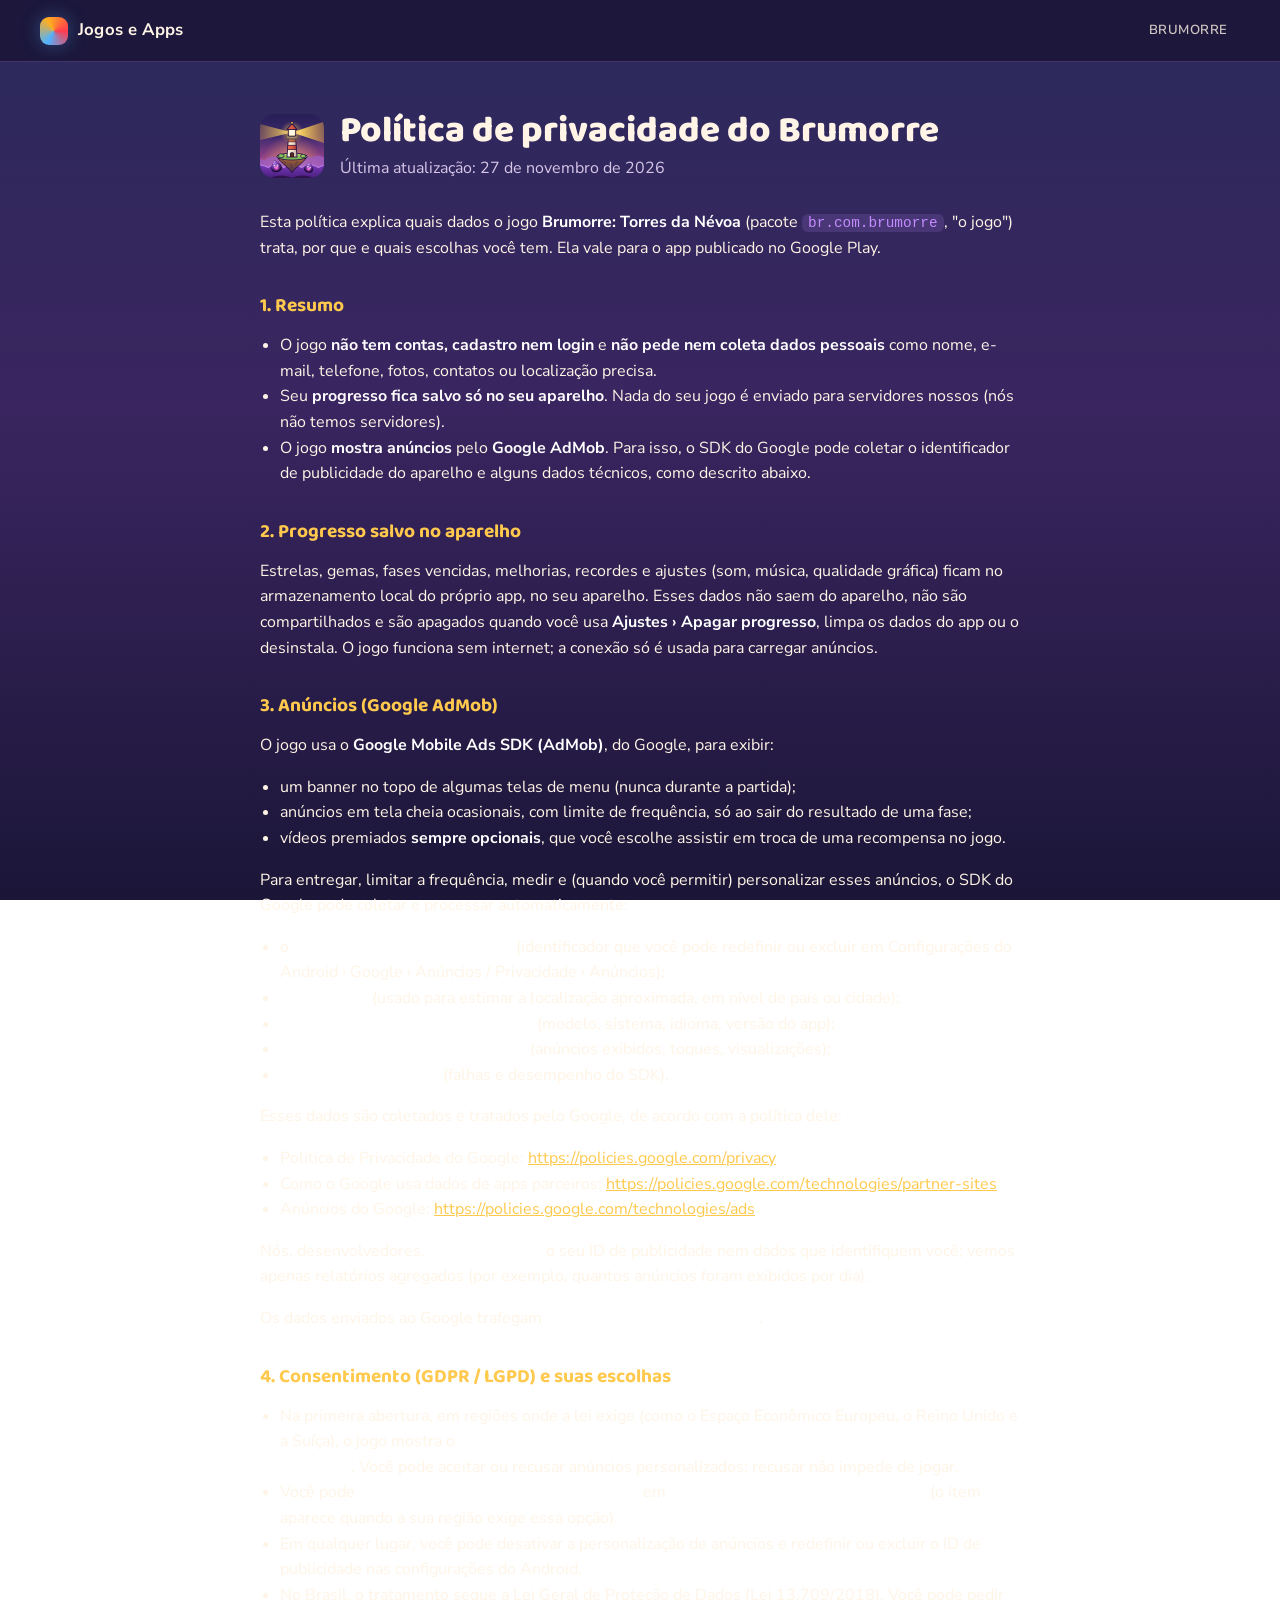
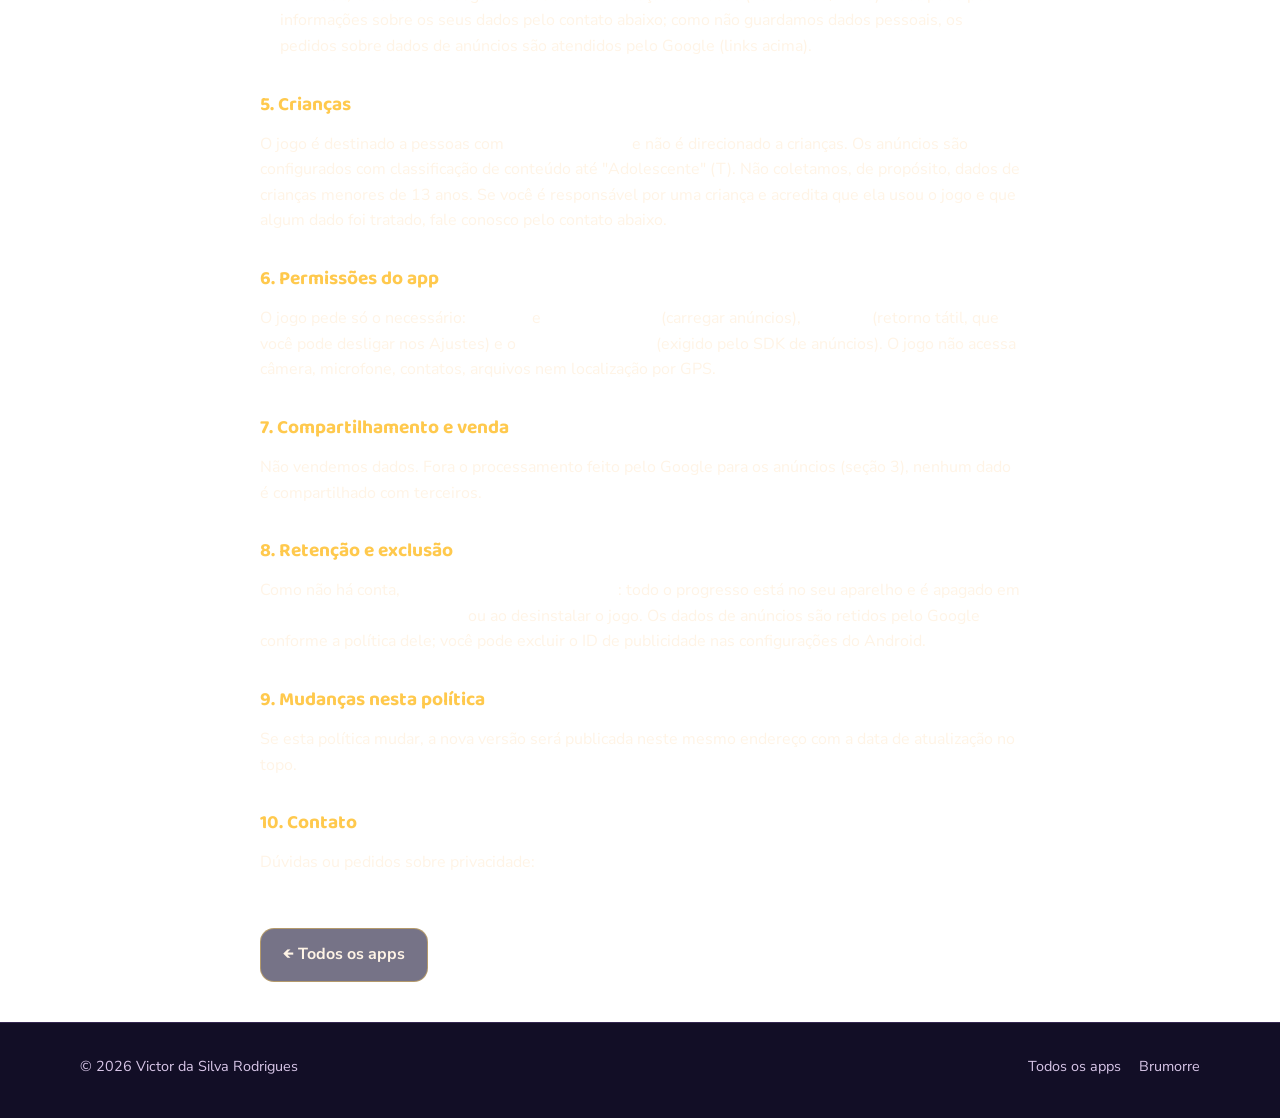
<file: brumorre/privacidade.html>
<!doctype html>
<html lang="pt-BR">
<head>
  <meta charset="utf-8">
  <meta name="viewport" content="width=device-width, initial-scale=1, viewport-fit=cover">
  <title>Privacidade do Brumorre</title>
  <meta name="description" content="Política de privacidade do jogo Brumorre: Torres da Névoa.">
  <link rel="icon" href="icone.png">
  <link rel="preconnect" href="https://fonts.googleapis.com">
  <link rel="preconnect" href="https://fonts.gstatic.com" crossorigin>
  <link rel="stylesheet" href="https://fonts.googleapis.com/css2?family=Baloo+2:wght@700;800&family=Nunito+Sans:wght@400;600;700;800&family=Outfit:wght@400;500;700;800&display=swap">
  <link rel="stylesheet" href="../estilo.css">
  <style>
    .pagina-brumorre { --tinta:#fff4e6; --suave:#d8c6e8; --lume:#ffc94d; --bruma:#c48bff;
      background: linear-gradient(#2b2a5c, #3a2560 45%, #1b1638) fixed; color: var(--tinta); font-family: 'Nunito Sans', 'Outfit', sans-serif; }
    .pagina-brumorre h1, .pagina-brumorre h2 { font-family: 'Baloo 2', sans-serif; }
    .pagina-brumorre .topo.rolou { background: rgba(27,22,56,.9); border-bottom: 1px solid rgba(196,139,255,.25); }
    .pagina-brumorre .topo .marca, .pagina-brumorre .topo nav a { color: var(--tinta); }
    .pagina-brumorre .documento h1 { color: var(--tinta); }
    .pagina-brumorre .documento h2 { color: var(--lume); }
    .pagina-brumorre .documento p, .pagina-brumorre .documento li { color: var(--tinta); }
    .pagina-brumorre .documento strong { color: #fff; }
    .pagina-brumorre .documento .data { color: var(--suave); }
    .pagina-brumorre .documento a { color: var(--lume); }
    .pagina-brumorre .documento code { background: rgba(196,139,255,.15); color: var(--bruma); }
    .pagina-brumorre .documento .cabeca img { border-radius: 22%; }
    .pagina-brumorre .botao.secundario { color: var(--tinta); border-color: rgba(255,201,77,.45); background: rgba(27,22,56,.6); }
    .pagina-brumorre footer.rodape { background: #120e26; border-top: 1px solid rgba(196,139,255,.2); color: var(--suave); }
    .pagina-brumorre footer.rodape a { color: var(--suave); }
  </style>
</head>
<body class="pagina-brumorre">

<header class="topo rolou">
  <a class="marca" href="../"><span class="ponto" aria-hidden="true"></span>Jogos e Apps</a>
  <nav aria-label="Aplicativo">
    <a href="./">BRUMORRE</a>
  </nav>
</header>

<main class="documento">
  <div class="cabeca">
    <img src="icone.png" alt="">
    <div>
      <h1>Política de privacidade do Brumorre</h1>
      <p class="data">Última atualização: 27 de novembro de 2026</p>
    </div>
  </div>
  <p>Esta política explica quais dados o jogo <strong>Brumorre: Torres da Névoa</strong> (pacote <code>br.com.brumorre</code>, "o jogo") trata, por que e quais escolhas você tem. Ela vale para o app publicado no Google Play.</p>

  <h2>1. Resumo</h2>
  <ul>
    <li>O jogo <strong>não tem contas, cadastro nem login</strong> e <strong>não pede nem coleta dados pessoais</strong> como nome, e-mail, telefone, fotos, contatos ou localização precisa.</li>
    <li>Seu <strong>progresso fica salvo só no seu aparelho</strong>. Nada do seu jogo é enviado para servidores nossos (nós não temos servidores).</li>
    <li>O jogo <strong>mostra anúncios</strong> pelo <strong>Google AdMob</strong>. Para isso, o SDK do Google pode coletar o identificador de publicidade do aparelho e alguns dados técnicos, como descrito abaixo.</li>
  </ul>

  <h2>2. Progresso salvo no aparelho</h2>
  <p>Estrelas, gemas, fases vencidas, melhorias, recordes e ajustes (som, música, qualidade gráfica) ficam no armazenamento local do próprio app, no seu aparelho. Esses dados não saem do aparelho, não são compartilhados e são apagados quando você usa <strong>Ajustes › Apagar progresso</strong>, limpa os dados do app ou o desinstala. O jogo funciona sem internet; a conexão só é usada para carregar anúncios.</p>

  <h2>3. Anúncios (Google AdMob)</h2>
  <p>O jogo usa o <strong>Google Mobile Ads SDK (AdMob)</strong>, do Google, para exibir:</p>
  <ul>
    <li>um banner no topo de algumas telas de menu (nunca durante a partida);</li>
    <li>anúncios em tela cheia ocasionais, com limite de frequência, só ao sair do resultado de uma fase;</li>
    <li>vídeos premiados <strong>sempre opcionais</strong>, que você escolhe assistir em troca de uma recompensa no jogo.</li>
  </ul>
  <p>Para entregar, limitar a frequência, medir e (quando você permitir) personalizar esses anúncios, o SDK do Google pode coletar e processar automaticamente:</p>
  <ul>
    <li>o <strong>ID de publicidade do Android</strong> (identificador que você pode redefinir ou excluir em Configurações do Android › Google › Anúncios / Privacidade › Anúncios);</li>
    <li><strong>endereço IP</strong> (usado para estimar a localização aproximada, em nível de país ou cidade);</li>
    <li><strong>informações do aparelho e do app</strong> (modelo, sistema, idioma, versão do app);</li>
    <li><strong>dados de interação com anúncios</strong> (anúncios exibidos, toques, visualizações);</li>
    <li><strong>dados de diagnóstico</strong> (falhas e desempenho do SDK).</li>
  </ul>
  <p>Esses dados são coletados e tratados pelo Google, de acordo com a política dele:</p>
  <ul>
    <li>Política de Privacidade do Google: <a href="https://policies.google.com/privacy">https://policies.google.com/privacy</a></li>
    <li>Como o Google usa dados de apps parceiros: <a href="https://policies.google.com/technologies/partner-sites">https://policies.google.com/technologies/partner-sites</a></li>
    <li>Anúncios do Google: <a href="https://policies.google.com/technologies/ads">https://policies.google.com/technologies/ads</a></li>
  </ul>
  <p>Nós, desenvolvedores, <strong>não recebemos</strong> o seu ID de publicidade nem dados que identifiquem você; vemos apenas relatórios agregados (por exemplo, quantos anúncios foram exibidos por dia).</p>
  <p>Os dados enviados ao Google trafegam <strong>criptografados (HTTPS/TLS)</strong>.</p>

  <h2>4. Consentimento (GDPR / LGPD) e suas escolhas</h2>
  <ul>
    <li>Na primeira abertura, em regiões onde a lei exige (como o Espaço Econômico Europeu, o Reino Unido e a Suíça), o jogo mostra o <strong>formulário de consentimento do Google (UMP — User Messaging Platform)</strong>. Você pode aceitar ou recusar anúncios personalizados; recusar não impede de jogar.</li>
    <li>Você pode <strong>mudar a escolha a qualquer momento</strong> em <strong>Ajustes › Privacidade dos anúncios</strong> (o item aparece quando a sua região exige essa opção).</li>
    <li>Em qualquer lugar, você pode desativar a personalização de anúncios e redefinir ou excluir o ID de publicidade nas configurações do Android.</li>
    <li>No Brasil, o tratamento segue a Lei Geral de Proteção de Dados (Lei 13.709/2018). Você pode pedir informações sobre os seus dados pelo contato abaixo; como não guardamos dados pessoais, os pedidos sobre dados de anúncios são atendidos pelo Google (links acima).</li>
  </ul>

  <h2>5. Crianças</h2>
  <p>O jogo é destinado a pessoas com <strong>13 anos ou mais</strong> e não é direcionado a crianças. Os anúncios são configurados com classificação de conteúdo até "Adolescente" (T). Não coletamos, de propósito, dados de crianças menores de 13 anos. Se você é responsável por uma criança e acredita que ela usou o jogo e que algum dado foi tratado, fale conosco pelo contato abaixo.</p>

  <h2>6. Permissões do app</h2>
  <p>O jogo pede só o necessário: <strong>internet</strong> e <strong>estado da rede</strong> (carregar anúncios), <strong>vibração</strong> (retorno tátil, que você pode desligar nos Ajustes) e o <strong>ID de publicidade</strong> (exigido pelo SDK de anúncios). O jogo não acessa câmera, microfone, contatos, arquivos nem localização por GPS.</p>

  <h2>7. Compartilhamento e venda</h2>
  <p>Não vendemos dados. Fora o processamento feito pelo Google para os anúncios (seção 3), nenhum dado é compartilhado com terceiros.</p>

  <h2>8. Retenção e exclusão</h2>
  <p>Como não há conta, <strong>não existe exclusão de conta</strong>: todo o progresso está no seu aparelho e é apagado em <strong>Ajustes › Apagar progresso</strong> ou ao desinstalar o jogo. Os dados de anúncios são retidos pelo Google conforme a política dele; você pode excluir o ID de publicidade nas configurações do Android.</p>

  <h2>9. Mudanças nesta política</h2>
  <p>Se esta política mudar, a nova versão será publicada neste mesmo endereço com a data de atualização no topo.</p>

  <h2>10. Contato</h2>
  <p>Dúvidas ou pedidos sobre privacidade: <strong>rodrigues.victor2611@gmail.com</strong></p>

  <a class="botao secundario voltar" href="../">← Todos os apps</a>
</main>

<footer class="rodape">
  <div class="envolve">
    <span>© 2026 Victor da Silva Rodrigues</span>
    <nav><a href="../">Todos os apps</a><a href="./">Brumorre</a></nav>
  </div>
</footer>
</body>
</html>
</file>
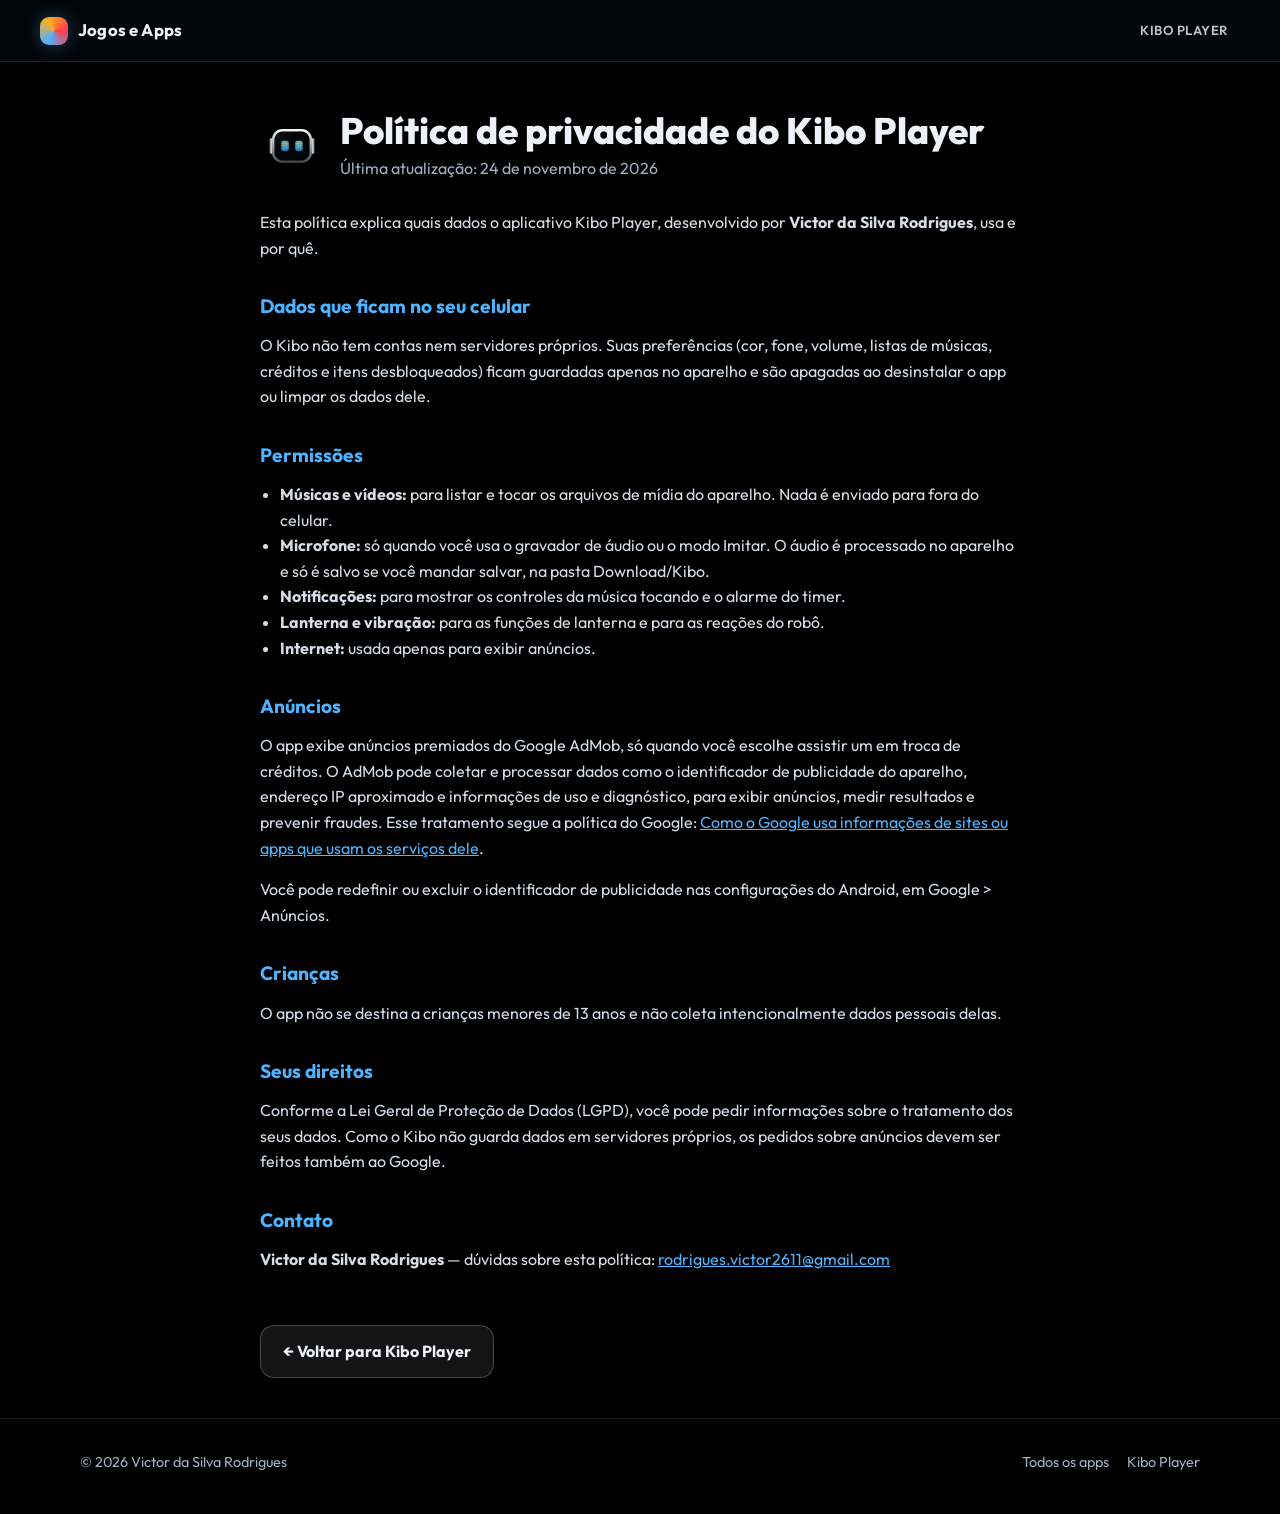
<file: kibo/privacidade.html>
<!doctype html>
<html lang="pt-BR">
<head>
  <meta charset="utf-8">
  <meta name="viewport" content="width=device-width, initial-scale=1, viewport-fit=cover">
  <title>Privacidade do Kibo Player</title>
  <meta name="description" content="Política de privacidade do aplicativo Kibo Player.">
  <link rel="icon" href="icone.png">
  <link rel="preconnect" href="https://fonts.googleapis.com">
  <link rel="preconnect" href="https://fonts.gstatic.com" crossorigin>
  <link rel="stylesheet" href="https://fonts.googleapis.com/css2?family=Outfit:wght@400;500;700;800&display=swap">
  <link rel="stylesheet" href="../estilo.css">
</head>
<body class="tema-kibo">

<header class="topo rolou">
  <a class="marca" href="../"><span class="ponto" aria-hidden="true"></span>Jogos e Apps</a>
  <nav aria-label="Aplicativo">
    <a href="./">KIBO PLAYER</a>
  </nav>
</header>

<main class="documento">
  <div class="cabeca">
    <img src="icone.png" alt="">
    <div>
      <h1>Política de privacidade do Kibo Player</h1>
      <p class="data">Última atualização: 24 de novembro de 2026</p>
    </div>
  </div>

  <p>Esta política explica quais dados o aplicativo Kibo Player, desenvolvido por <strong>Victor da Silva Rodrigues</strong>, usa e por quê.</p>

  <h2>Dados que ficam no seu celular</h2>
  <p>O Kibo não tem contas nem servidores próprios. Suas preferências (cor, fone, volume, listas de músicas, créditos e itens desbloqueados) ficam guardadas apenas no aparelho e são apagadas ao desinstalar o app ou limpar os dados dele.</p>

  <h2>Permissões</h2>
  <ul>
    <li><strong>Músicas e vídeos:</strong> para listar e tocar os arquivos de mídia do aparelho. Nada é enviado para fora do celular.</li>
    <li><strong>Microfone:</strong> só quando você usa o gravador de áudio ou o modo Imitar. O áudio é processado no aparelho e só é salvo se você mandar salvar, na pasta Download/Kibo.</li>
    <li><strong>Notificações:</strong> para mostrar os controles da música tocando e o alarme do timer.</li>
    <li><strong>Lanterna e vibração:</strong> para as funções de lanterna e para as reações do robô.</li>
    <li><strong>Internet:</strong> usada apenas para exibir anúncios.</li>
  </ul>

  <h2>Anúncios</h2>
  <p>O app exibe anúncios premiados do Google AdMob, só quando você escolhe assistir um em troca de créditos. O AdMob pode coletar e processar dados como o identificador de publicidade do aparelho, endereço IP aproximado e informações de uso e diagnóstico, para exibir anúncios, medir resultados e prevenir fraudes. Esse tratamento segue a política do Google:
    <a href="https://policies.google.com/technologies/partner-sites?hl=pt-BR">Como o Google usa informações de sites ou apps que usam os serviços dele</a>.</p>
  <p>Você pode redefinir ou excluir o identificador de publicidade nas configurações do Android, em Google &gt; Anúncios.</p>

  <h2>Crianças</h2>
  <p>O app não se destina a crianças menores de 13 anos e não coleta intencionalmente dados pessoais delas.</p>

  <h2>Seus direitos</h2>
  <p>Conforme a Lei Geral de Proteção de Dados (LGPD), você pode pedir informações sobre o tratamento dos seus dados. Como o Kibo não guarda dados em servidores próprios, os pedidos sobre anúncios devem ser feitos também ao Google.</p>

  <h2>Contato</h2>
  <p><strong>Victor da Silva Rodrigues</strong> — dúvidas sobre esta política: <a href="mailto:rodrigues.victor2611@gmail.com">rodrigues.victor2611@gmail.com</a></p>

  <a class="botao secundario voltar" href="./">← Voltar para Kibo Player</a>
</main>

<footer class="rodape">
  <div class="envolve">
    <span>© 2026 Victor da Silva Rodrigues</span>
    <nav><a href="../">Todos os apps</a><a href="./">Kibo Player</a></nav>
  </div>
</footer>
</body>
</html>
</file>
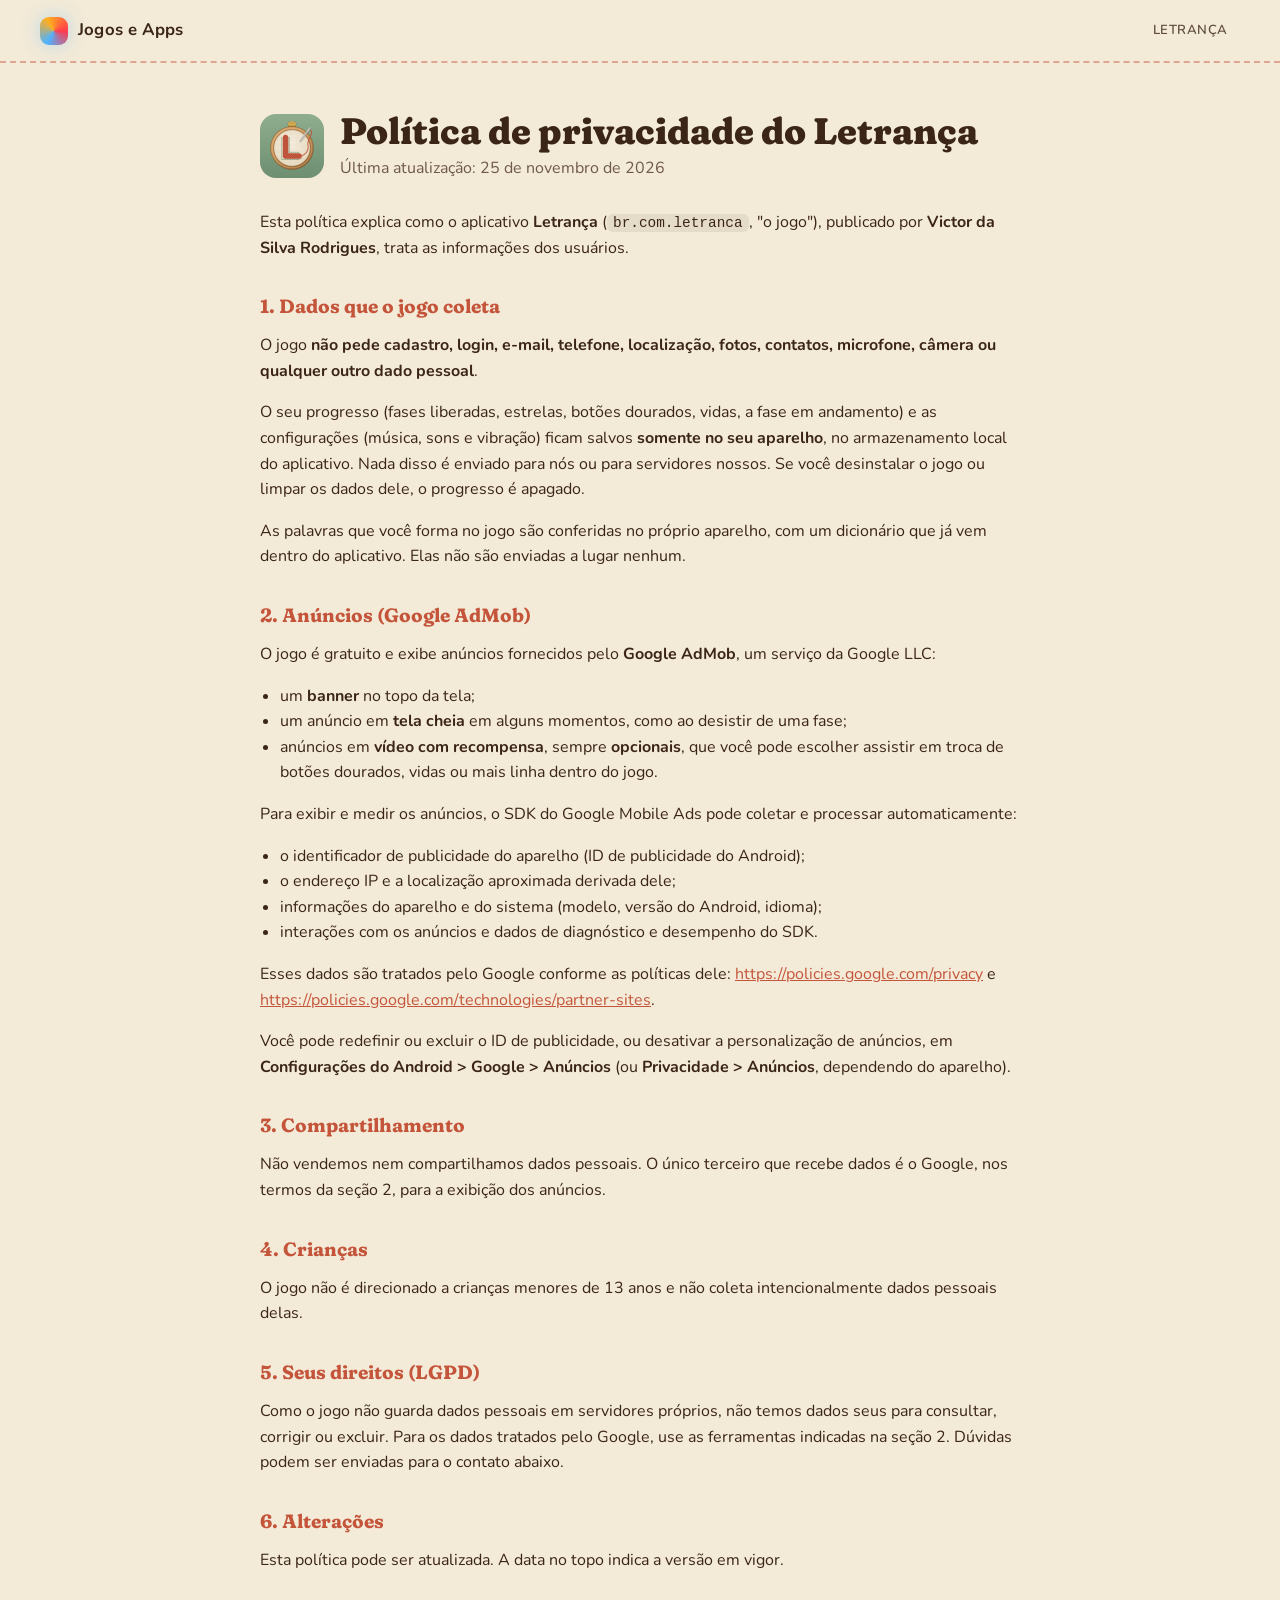
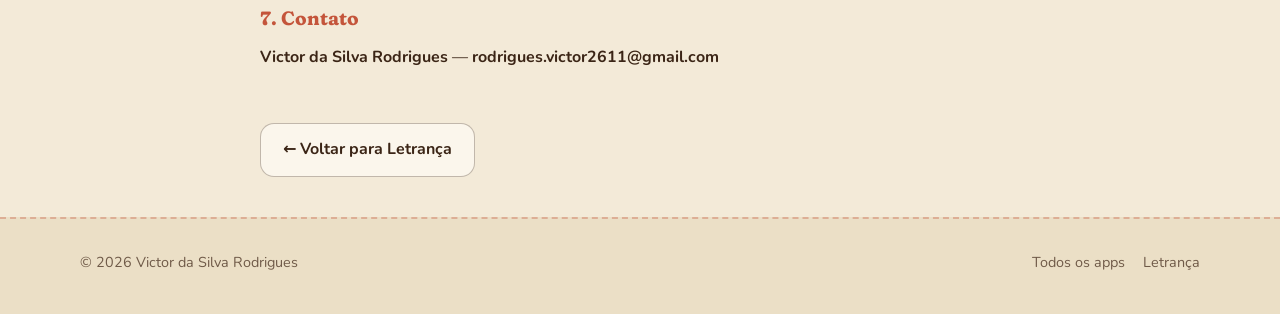
<file: letranca/privacidade.html>
<!doctype html>
<html lang="pt-BR">
<head>
  <meta charset="utf-8">
  <meta name="viewport" content="width=device-width, initial-scale=1, viewport-fit=cover">
  <title>Privacidade do Letrança</title>
  <meta name="description" content="Política de privacidade do jogo Letrança.">
  <link rel="icon" href="icone.png">
  <link rel="preconnect" href="https://fonts.googleapis.com">
  <link rel="preconnect" href="https://fonts.gstatic.com" crossorigin>
  <link rel="stylesheet" href="https://fonts.googleapis.com/css2?family=Fraunces:opsz,wght,SOFT@9..144,600..900,100&family=Nunito:wght@600;700;800&family=Outfit:wght@400;500;700;800&display=swap">
  <link rel="stylesheet" href="../estilo.css">
  <link rel="stylesheet" href="pagina.css">
  <style>
    .pagina-letranca .documento h2 { color: var(--vermelho); }
    .pagina-letranca .documento p, .pagina-letranca .documento li { color: var(--tinta); }
    .pagina-letranca .documento .data { color: var(--suave); }
    .pagina-letranca .documento a { color: var(--vermelho); }
    .pagina-letranca .documento code { background: rgba(59,37,22,.08); }
    .pagina-letranca .botao.secundario { color: var(--tinta); border-color: rgba(59,37,22,.3); background: var(--papel); }
  </style>
</head>
<body class="pagina-letranca">

<header class="topo rolou">
  <a class="marca" href="../"><span class="ponto" aria-hidden="true"></span>Jogos e Apps</a>
  <nav aria-label="Aplicativo">
    <a href="./">LETRANÇA</a>
  </nav>
</header>

<main class="documento">
  <div class="cabeca">
    <img src="icone.png" alt="">
    <div>
      <h1>Política de privacidade do Letrança</h1>
      <p class="data">Última atualização: 25 de novembro de 2026</p>
    </div>
  </div>

  <p>Esta política explica como o aplicativo <strong>Letrança</strong> (<code>br.com.letranca</code>, "o jogo"), publicado por <strong>Victor da Silva Rodrigues</strong>, trata as informações dos usuários.</p>

  <h2>1. Dados que o jogo coleta</h2>
  <p>O jogo <strong>não pede cadastro, login, e-mail, telefone, localização, fotos, contatos, microfone, câmera ou qualquer outro dado pessoal</strong>.</p>
  <p>O seu progresso (fases liberadas, estrelas, botões dourados, vidas, a fase em andamento) e as configurações (música, sons e vibração) ficam salvos <strong>somente no seu aparelho</strong>, no armazenamento local do aplicativo. Nada disso é enviado para nós ou para servidores nossos. Se você desinstalar o jogo ou limpar os dados dele, o progresso é apagado.</p>
  <p>As palavras que você forma no jogo são conferidas no próprio aparelho, com um dicionário que já vem dentro do aplicativo. Elas não são enviadas a lugar nenhum.</p>

  <h2>2. Anúncios (Google AdMob)</h2>
  <p>O jogo é gratuito e exibe anúncios fornecidos pelo <strong>Google AdMob</strong>, um serviço da Google LLC:</p>
  <ul>
    <li>um <strong>banner</strong> no topo da tela;</li>
    <li>um anúncio em <strong>tela cheia</strong> em alguns momentos, como ao desistir de uma fase;</li>
    <li>anúncios em <strong>vídeo com recompensa</strong>, sempre <strong>opcionais</strong>, que você pode escolher assistir em troca de botões dourados, vidas ou mais linha dentro do jogo.</li>
  </ul>
  <p>Para exibir e medir os anúncios, o SDK do Google Mobile Ads pode coletar e processar automaticamente:</p>
  <ul>
    <li>o identificador de publicidade do aparelho (ID de publicidade do Android);</li>
    <li>o endereço IP e a localização aproximada derivada dele;</li>
    <li>informações do aparelho e do sistema (modelo, versão do Android, idioma);</li>
    <li>interações com os anúncios e dados de diagnóstico e desempenho do SDK.</li>
  </ul>
  <p>Esses dados são tratados pelo Google conforme as políticas dele: <a href="https://policies.google.com/privacy">https://policies.google.com/privacy</a> e <a href="https://policies.google.com/technologies/partner-sites">https://policies.google.com/technologies/partner-sites</a>.</p>
  <p>Você pode redefinir ou excluir o ID de publicidade, ou desativar a personalização de anúncios, em <strong>Configurações do Android &gt; Google &gt; Anúncios</strong> (ou <strong>Privacidade &gt; Anúncios</strong>, dependendo do aparelho).</p>

  <h2>3. Compartilhamento</h2>
  <p>Não vendemos nem compartilhamos dados pessoais. O único terceiro que recebe dados é o Google, nos termos da seção 2, para a exibição dos anúncios.</p>

  <h2>4. Crianças</h2>
  <p>O jogo não é direcionado a crianças menores de 13 anos e não coleta intencionalmente dados pessoais delas.</p>

  <h2>5. Seus direitos (LGPD)</h2>
  <p>Como o jogo não guarda dados pessoais em servidores próprios, não temos dados seus para consultar, corrigir ou excluir. Para os dados tratados pelo Google, use as ferramentas indicadas na seção 2. Dúvidas podem ser enviadas para o contato abaixo.</p>

  <h2>6. Alterações</h2>
  <p>Esta política pode ser atualizada. A data no topo indica a versão em vigor.</p>

  <h2>7. Contato</h2>
  <p><strong>Victor da Silva Rodrigues</strong> — <strong>rodrigues.victor2611@gmail.com</strong></p>

  <a class="botao secundario voltar" href="./">← Voltar para Letrança</a>
</main>

<footer class="rodape">
  <div class="envolve">
    <span>© 2026 Victor da Silva Rodrigues</span>
    <nav><a href="../">Todos os apps</a><a href="./">Letrança</a></nav>
  </div>
</footer>
</body>
</html>
</file>
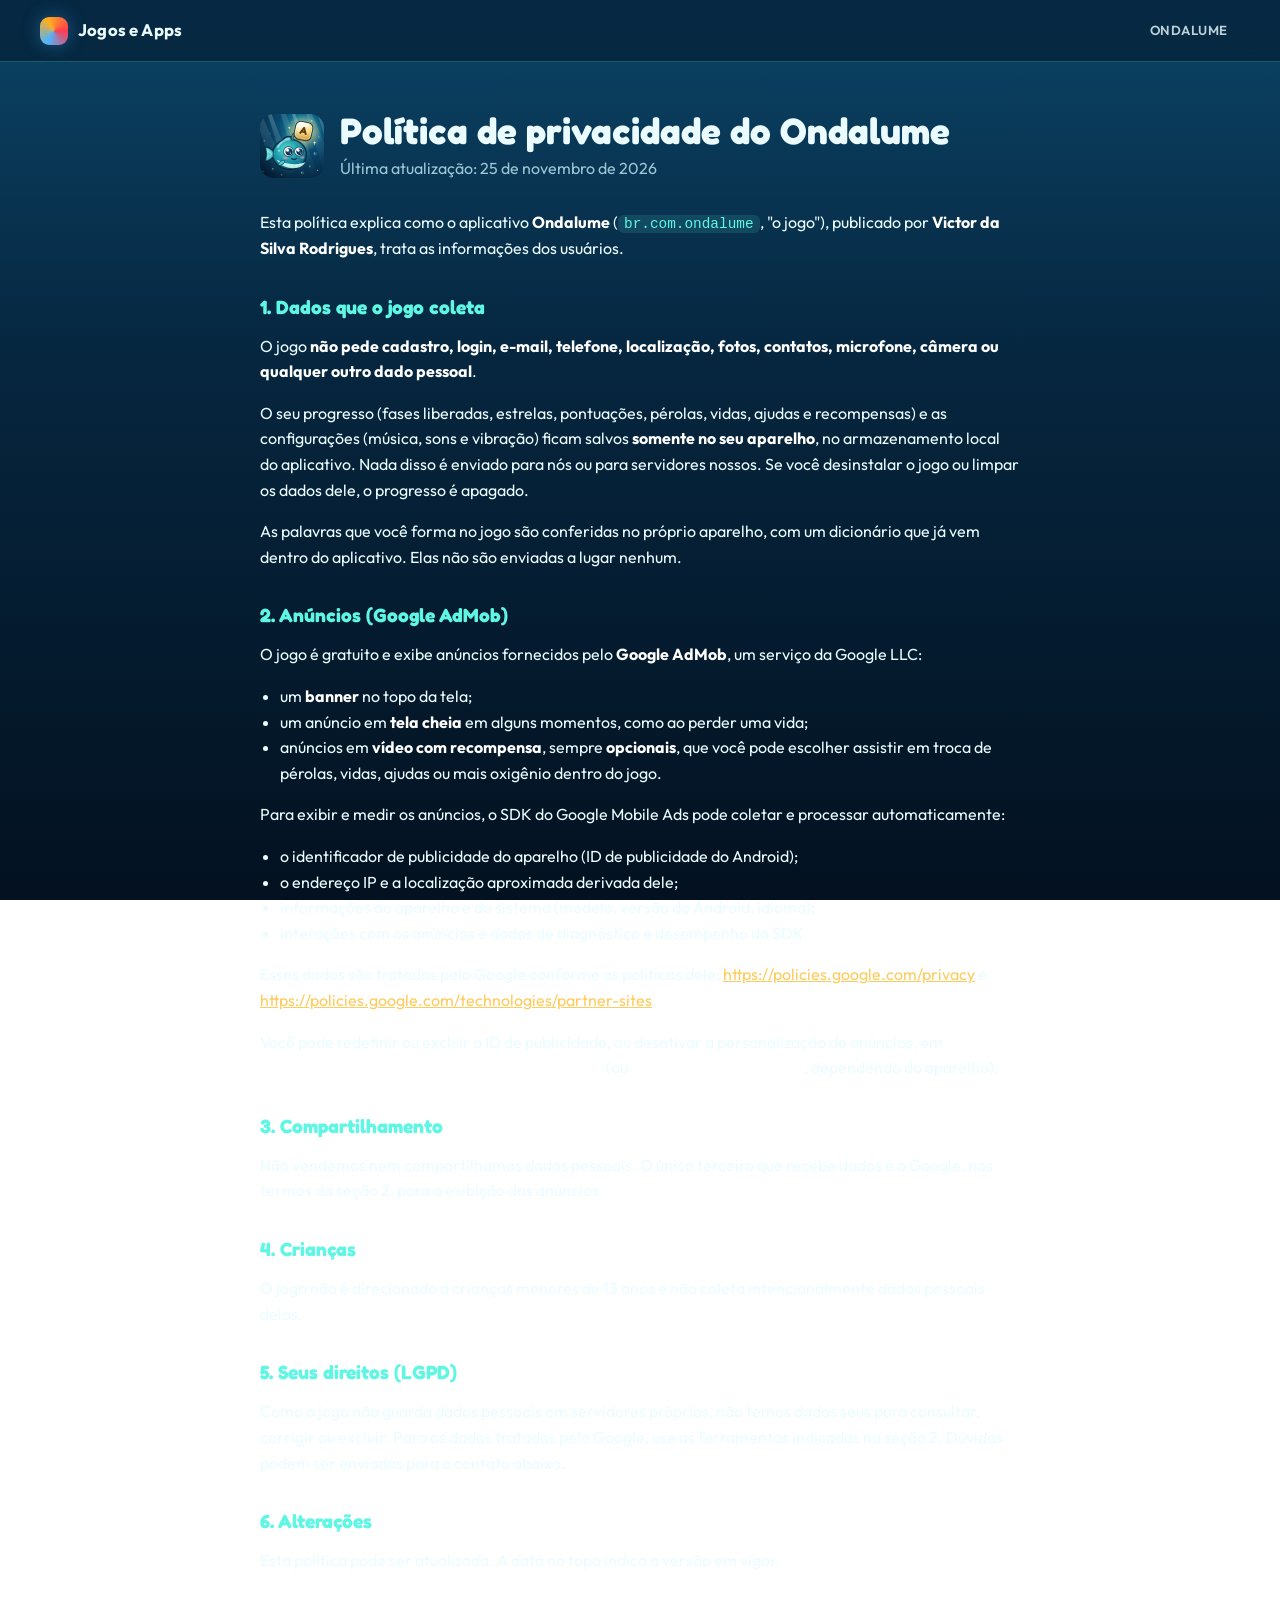
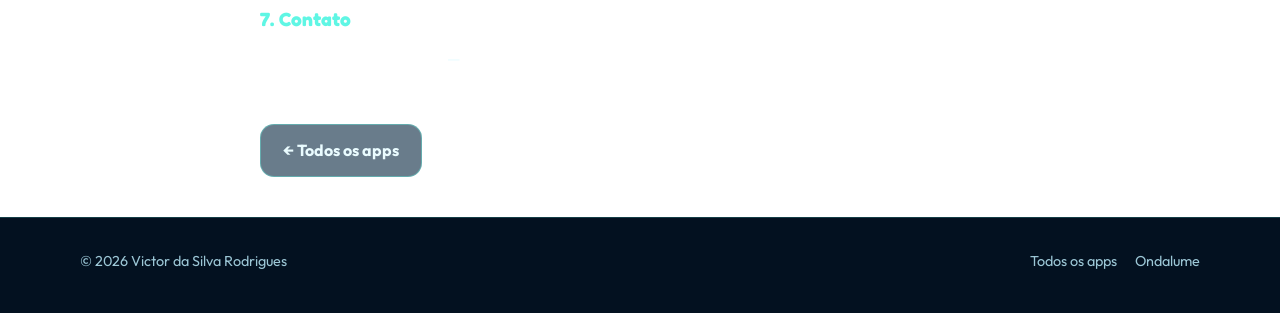
<file: ondalume/privacidade.html>
<!doctype html>
<html lang="pt-BR">
<head>
  <meta charset="utf-8">
  <meta name="viewport" content="width=device-width, initial-scale=1, viewport-fit=cover">
  <title>Privacidade do Ondalume</title>
  <meta name="description" content="Política de privacidade do jogo Ondalume.">
  <link rel="icon" href="icone.png">
  <link rel="preconnect" href="https://fonts.googleapis.com">
  <link rel="preconnect" href="https://fonts.gstatic.com" crossorigin>
  <link rel="stylesheet" href="https://fonts.googleapis.com/css2?family=Fredoka:wght@600;700&family=Nunito:wght@600;700;800&family=Outfit:wght@400;500;700;800&display=swap">
  <link rel="stylesheet" href="../estilo.css">
    <style>
    .pagina-ondalume { --tinta:#eafcff; --suave:#9cc7d6; --lume:#5ff6e4; --ouro:#ffcb5c;
      background: linear-gradient(#0b4466, #06263f 40%, #031120) fixed; color: var(--tinta); }
    .pagina-ondalume h1, .pagina-ondalume h2 { font-family: 'Fredoka', sans-serif; }
    .pagina-ondalume .topo.rolou { background: rgba(6,38,63,.9); border-bottom: 1px solid rgba(95,246,228,.25); }
    .pagina-ondalume .topo .marca, .pagina-ondalume .topo nav a { color: var(--tinta); }
    .pagina-ondalume .documento h1 { color: var(--tinta); }
    .pagina-ondalume .documento h2 { color: var(--lume); }
    .pagina-ondalume .documento p, .pagina-ondalume .documento li { color: var(--tinta); }
    .pagina-ondalume .documento strong { color: #fff; }
    .pagina-ondalume .documento .data { color: var(--suave); }
    .pagina-ondalume .documento a { color: var(--ouro); }
    .pagina-ondalume .documento code { background: rgba(95,246,228,.12); color: var(--lume); }
    .pagina-ondalume .documento .cabeca img { border-radius: 22%; }
    .pagina-ondalume .botao.secundario { color: var(--tinta); border-color: rgba(95,246,228,.4); background: rgba(6,38,63,.6); }
    .pagina-ondalume footer.rodape { background: #031120; border-top: 1px solid rgba(95,246,228,.2); color: var(--suave); }
    .pagina-ondalume footer.rodape a { color: var(--suave); }
  </style>
</head>
<body class="pagina-ondalume">

<header class="topo rolou">
  <a class="marca" href="../"><span class="ponto" aria-hidden="true"></span>Jogos e Apps</a>
  <nav aria-label="Aplicativo">
    <a href="./">ONDALUME</a>
  </nav>
</header>

<main class="documento">
  <div class="cabeca">
    <img src="icone.png" alt="">
    <div>
      <h1>Política de privacidade do Ondalume</h1>
      <p class="data">Última atualização: 25 de novembro de 2026</p>
    </div>
  </div>

  <p>Esta política explica como o aplicativo <strong>Ondalume</strong> (<code>br.com.ondalume</code>, "o jogo"), publicado por <strong>Victor da Silva Rodrigues</strong>, trata as informações dos usuários.</p>

  <h2>1. Dados que o jogo coleta</h2>
  <p>O jogo <strong>não pede cadastro, login, e-mail, telefone, localização, fotos, contatos, microfone, câmera ou qualquer outro dado pessoal</strong>.</p>
  <p>O seu progresso (fases liberadas, estrelas, pontuações, pérolas, vidas, ajudas e recompensas) e as configurações (música, sons e vibração) ficam salvos <strong>somente no seu aparelho</strong>, no armazenamento local do aplicativo. Nada disso é enviado para nós ou para servidores nossos. Se você desinstalar o jogo ou limpar os dados dele, o progresso é apagado.</p>
  <p>As palavras que você forma no jogo são conferidas no próprio aparelho, com um dicionário que já vem dentro do aplicativo. Elas não são enviadas a lugar nenhum.</p>

  <h2>2. Anúncios (Google AdMob)</h2>
  <p>O jogo é gratuito e exibe anúncios fornecidos pelo <strong>Google AdMob</strong>, um serviço da Google LLC:</p>
  <ul>
    <li>um <strong>banner</strong> no topo da tela;</li>
    <li>um anúncio em <strong>tela cheia</strong> em alguns momentos, como ao perder uma vida;</li>
    <li>anúncios em <strong>vídeo com recompensa</strong>, sempre <strong>opcionais</strong>, que você pode escolher assistir em troca de pérolas, vidas, ajudas ou mais oxigênio dentro do jogo.</li>
  </ul>
  <p>Para exibir e medir os anúncios, o SDK do Google Mobile Ads pode coletar e processar automaticamente:</p>
  <ul>
    <li>o identificador de publicidade do aparelho (ID de publicidade do Android);</li>
    <li>o endereço IP e a localização aproximada derivada dele;</li>
    <li>informações do aparelho e do sistema (modelo, versão do Android, idioma);</li>
    <li>interações com os anúncios e dados de diagnóstico e desempenho do SDK.</li>
  </ul>
  <p>Esses dados são tratados pelo Google conforme as políticas dele: <a href="https://policies.google.com/privacy">https://policies.google.com/privacy</a> e <a href="https://policies.google.com/technologies/partner-sites">https://policies.google.com/technologies/partner-sites</a>.</p>
  <p>Você pode redefinir ou excluir o ID de publicidade, ou desativar a personalização de anúncios, em <strong>Configurações do Android &gt; Google &gt; Anúncios</strong> (ou <strong>Privacidade &gt; Anúncios</strong>, dependendo do aparelho).</p>

  <h2>3. Compartilhamento</h2>
  <p>Não vendemos nem compartilhamos dados pessoais. O único terceiro que recebe dados é o Google, nos termos da seção 2, para a exibição dos anúncios.</p>

  <h2>4. Crianças</h2>
  <p>O jogo não é direcionado a crianças menores de 13 anos e não coleta intencionalmente dados pessoais delas.</p>

  <h2>5. Seus direitos (LGPD)</h2>
  <p>Como o jogo não guarda dados pessoais em servidores próprios, não temos dados seus para consultar, corrigir ou excluir. Para os dados tratados pelo Google, use as ferramentas indicadas na seção 2. Dúvidas podem ser enviadas para o contato abaixo.</p>

  <h2>6. Alterações</h2>
  <p>Esta política pode ser atualizada. A data no topo indica a versão em vigor.</p>

  <h2>7. Contato</h2>
  <p><strong>Victor da Silva Rodrigues</strong> — <strong>rodrigues.victor2611@gmail.com</strong></p>

  <a class="botao secundario voltar" href="../">← Todos os apps</a>
</main>

<footer class="rodape">
  <div class="envolve">
    <span>© 2026 Victor da Silva Rodrigues</span>
    <nav><a href="../">Todos os apps</a><a href="./">Ondalume</a></nav>
  </div>
</footer>
</body>
</html>
</file>
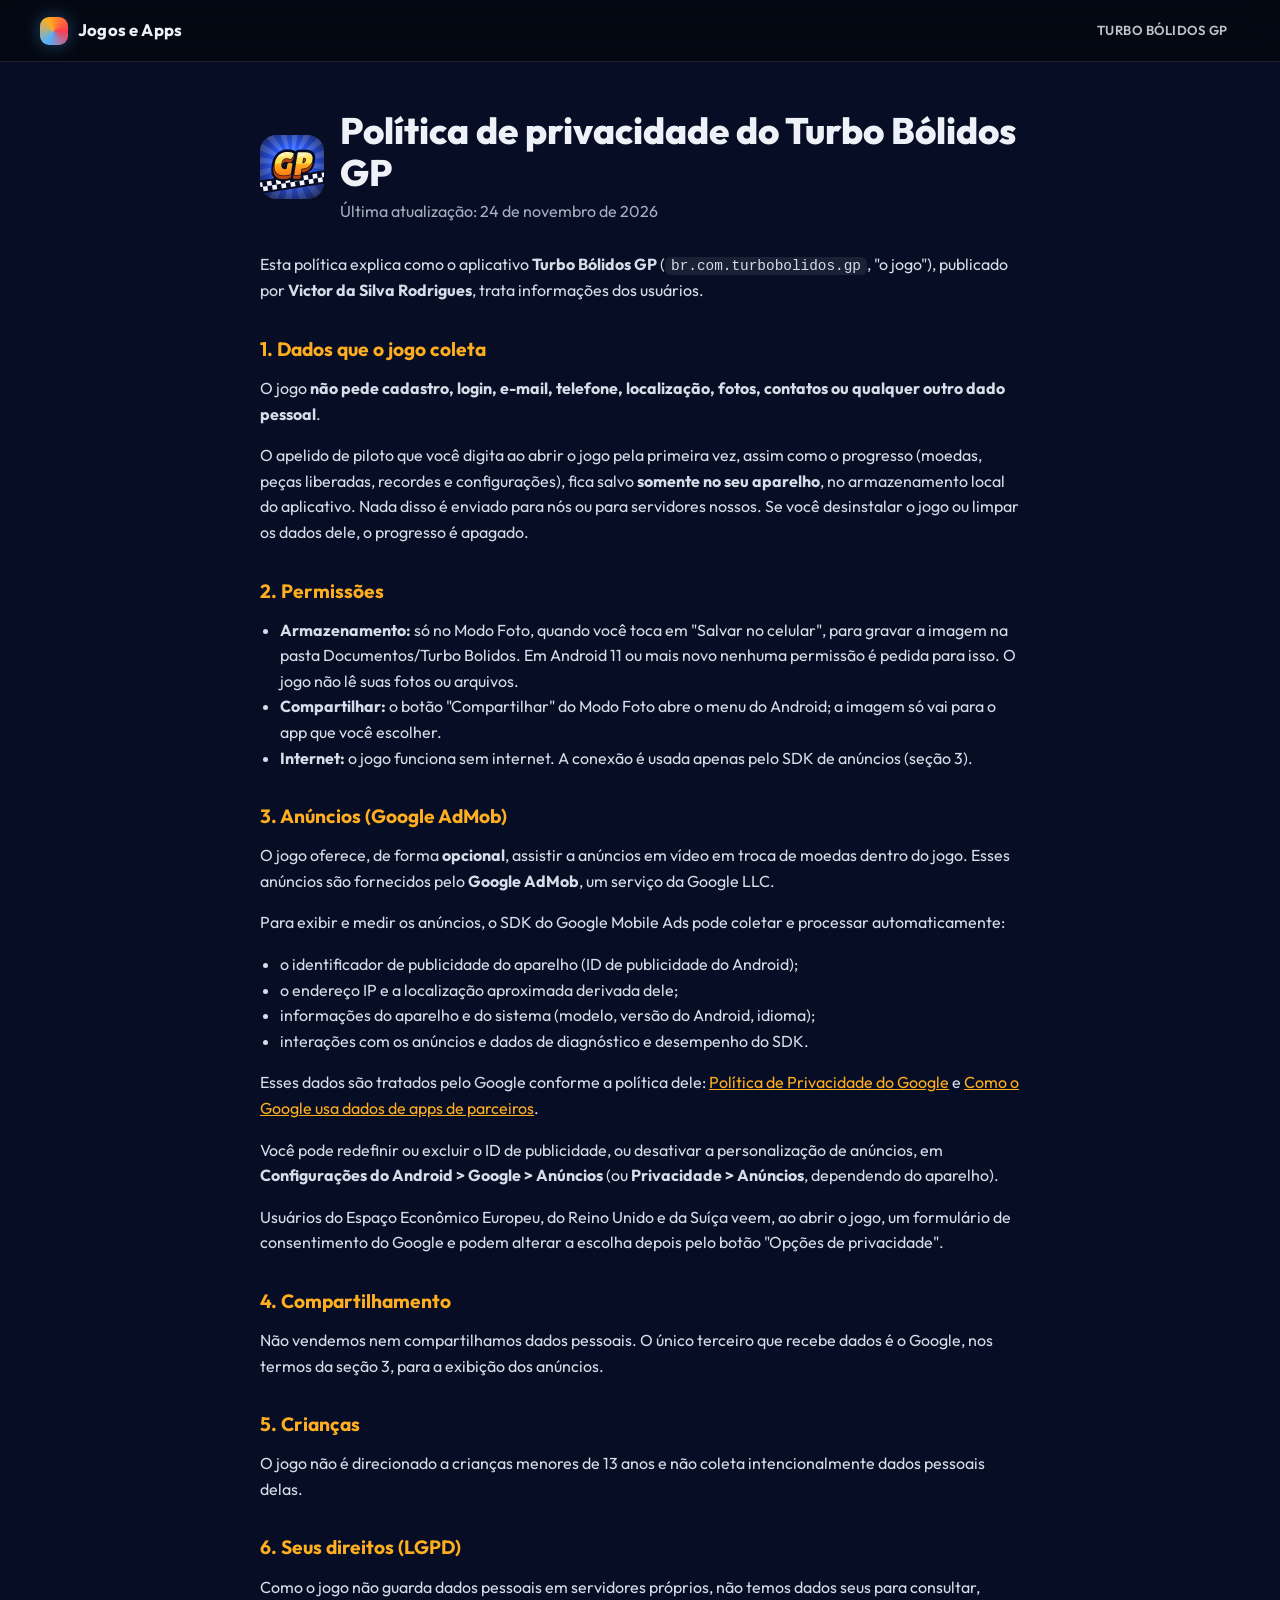
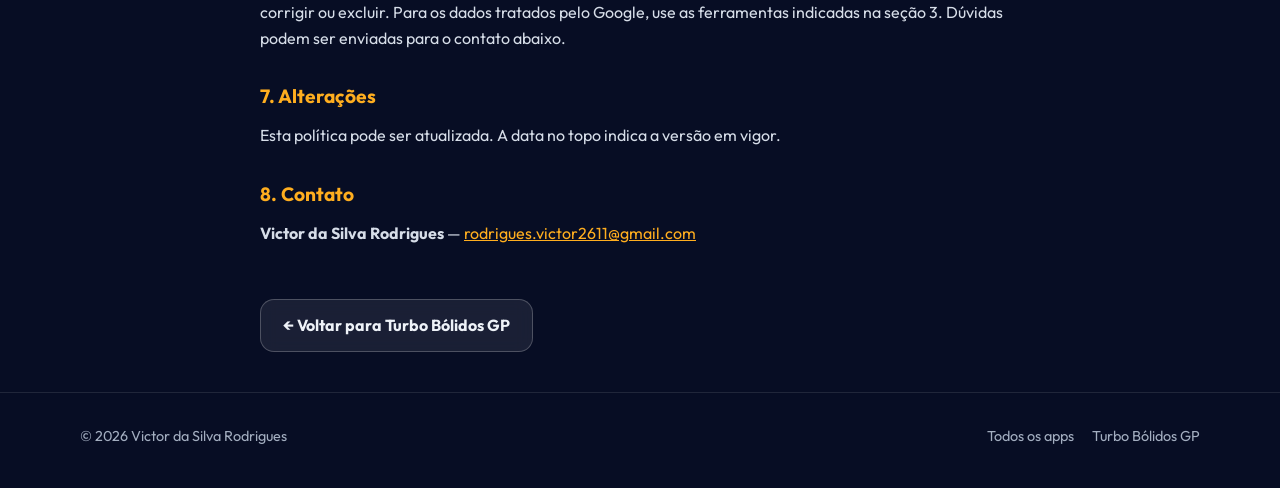
<file: turbo-bolidos/privacidade.html>
<!doctype html>
<html lang="pt-BR">
<head>
  <meta charset="utf-8">
  <meta name="viewport" content="width=device-width, initial-scale=1, viewport-fit=cover">
  <title>Privacidade do Turbo Bólidos GP</title>
  <meta name="description" content="Política de privacidade do jogo Turbo Bólidos GP.">
  <link rel="icon" href="icone.png">
  <link rel="preconnect" href="https://fonts.googleapis.com">
  <link rel="preconnect" href="https://fonts.gstatic.com" crossorigin>
  <link rel="stylesheet" href="https://fonts.googleapis.com/css2?family=Outfit:wght@400;500;700;800&display=swap">
  <link rel="stylesheet" href="../estilo.css">
</head>
<body class="tema-turbo">

<header class="topo rolou">
  <a class="marca" href="../"><span class="ponto" aria-hidden="true"></span>Jogos e Apps</a>
  <nav aria-label="Aplicativo">
    <a href="./">TURBO BÓLIDOS GP</a>
  </nav>
</header>

<main class="documento">
  <div class="cabeca">
    <img src="icone.png" alt="">
    <div>
      <h1>Política de privacidade do Turbo Bólidos GP</h1>
      <p class="data">Última atualização: 24 de novembro de 2026</p>
    </div>
  </div>

  <p>Esta política explica como o aplicativo <strong>Turbo Bólidos GP</strong> (<code>br.com.turbobolidos.gp</code>, "o jogo"), publicado por <strong>Victor da Silva Rodrigues</strong>, trata informações dos usuários.</p>

  <h2>1. Dados que o jogo coleta</h2>
  <p>O jogo <strong>não pede cadastro, login, e-mail, telefone, localização, fotos, contatos ou qualquer outro dado pessoal</strong>.</p>
  <p>O apelido de piloto que você digita ao abrir o jogo pela primeira vez, assim como o progresso (moedas, peças liberadas, recordes e configurações), fica salvo <strong>somente no seu aparelho</strong>, no armazenamento local do aplicativo. Nada disso é enviado para nós ou para servidores nossos. Se você desinstalar o jogo ou limpar os dados dele, o progresso é apagado.</p>

  <h2>2. Permissões</h2>
  <ul>
    <li><strong>Armazenamento:</strong> só no Modo Foto, quando você toca em "Salvar no celular", para gravar a imagem na pasta Documentos/Turbo Bolidos. Em Android 11 ou mais novo nenhuma permissão é pedida para isso. O jogo não lê suas fotos ou arquivos.</li>
    <li><strong>Compartilhar:</strong> o botão "Compartilhar" do Modo Foto abre o menu do Android; a imagem só vai para o app que você escolher.</li>
    <li><strong>Internet:</strong> o jogo funciona sem internet. A conexão é usada apenas pelo SDK de anúncios (seção 3).</li>
  </ul>

  <h2>3. Anúncios (Google AdMob)</h2>
  <p>O jogo oferece, de forma <strong>opcional</strong>, assistir a anúncios em vídeo em troca de moedas dentro do jogo. Esses anúncios são fornecidos pelo <strong>Google AdMob</strong>, um serviço da Google LLC.</p>
  <p>Para exibir e medir os anúncios, o SDK do Google Mobile Ads pode coletar e processar automaticamente:</p>
  <ul>
    <li>o identificador de publicidade do aparelho (ID de publicidade do Android);</li>
    <li>o endereço IP e a localização aproximada derivada dele;</li>
    <li>informações do aparelho e do sistema (modelo, versão do Android, idioma);</li>
    <li>interações com os anúncios e dados de diagnóstico e desempenho do SDK.</li>
  </ul>
  <p>Esses dados são tratados pelo Google conforme a política dele: <a href="https://policies.google.com/privacy?hl=pt-BR">Política de Privacidade do Google</a> e <a href="https://policies.google.com/technologies/partner-sites?hl=pt-BR">Como o Google usa dados de apps de parceiros</a>.</p>
  <p>Você pode redefinir ou excluir o ID de publicidade, ou desativar a personalização de anúncios, em <strong>Configurações do Android &gt; Google &gt; Anúncios</strong> (ou <strong>Privacidade &gt; Anúncios</strong>, dependendo do aparelho).</p>
  <p>Usuários do Espaço Econômico Europeu, do Reino Unido e da Suíça veem, ao abrir o jogo, um formulário de consentimento do Google e podem alterar a escolha depois pelo botão "Opções de privacidade".</p>

  <h2>4. Compartilhamento</h2>
  <p>Não vendemos nem compartilhamos dados pessoais. O único terceiro que recebe dados é o Google, nos termos da seção 3, para a exibição dos anúncios.</p>

  <h2>5. Crianças</h2>
  <p>O jogo não é direcionado a crianças menores de 13 anos e não coleta intencionalmente dados pessoais delas.</p>

  <h2>6. Seus direitos (LGPD)</h2>
  <p>Como o jogo não guarda dados pessoais em servidores próprios, não temos dados seus para consultar, corrigir ou excluir. Para os dados tratados pelo Google, use as ferramentas indicadas na seção 3. Dúvidas podem ser enviadas para o contato abaixo.</p>

  <h2>7. Alterações</h2>
  <p>Esta política pode ser atualizada. A data no topo indica a versão em vigor.</p>

  <h2>8. Contato</h2>
  <p><strong>Victor da Silva Rodrigues</strong> — <a href="mailto:rodrigues.victor2611@gmail.com">rodrigues.victor2611@gmail.com</a></p>

  <a class="botao secundario voltar" href="./">← Voltar para Turbo Bólidos GP</a>
</main>

<footer class="rodape">
  <div class="envolve">
    <span>© 2026 Victor da Silva Rodrigues</span>
    <nav><a href="../">Todos os apps</a><a href="./">Turbo Bólidos GP</a></nav>
  </div>
</footer>
</body>
</html>
</file>
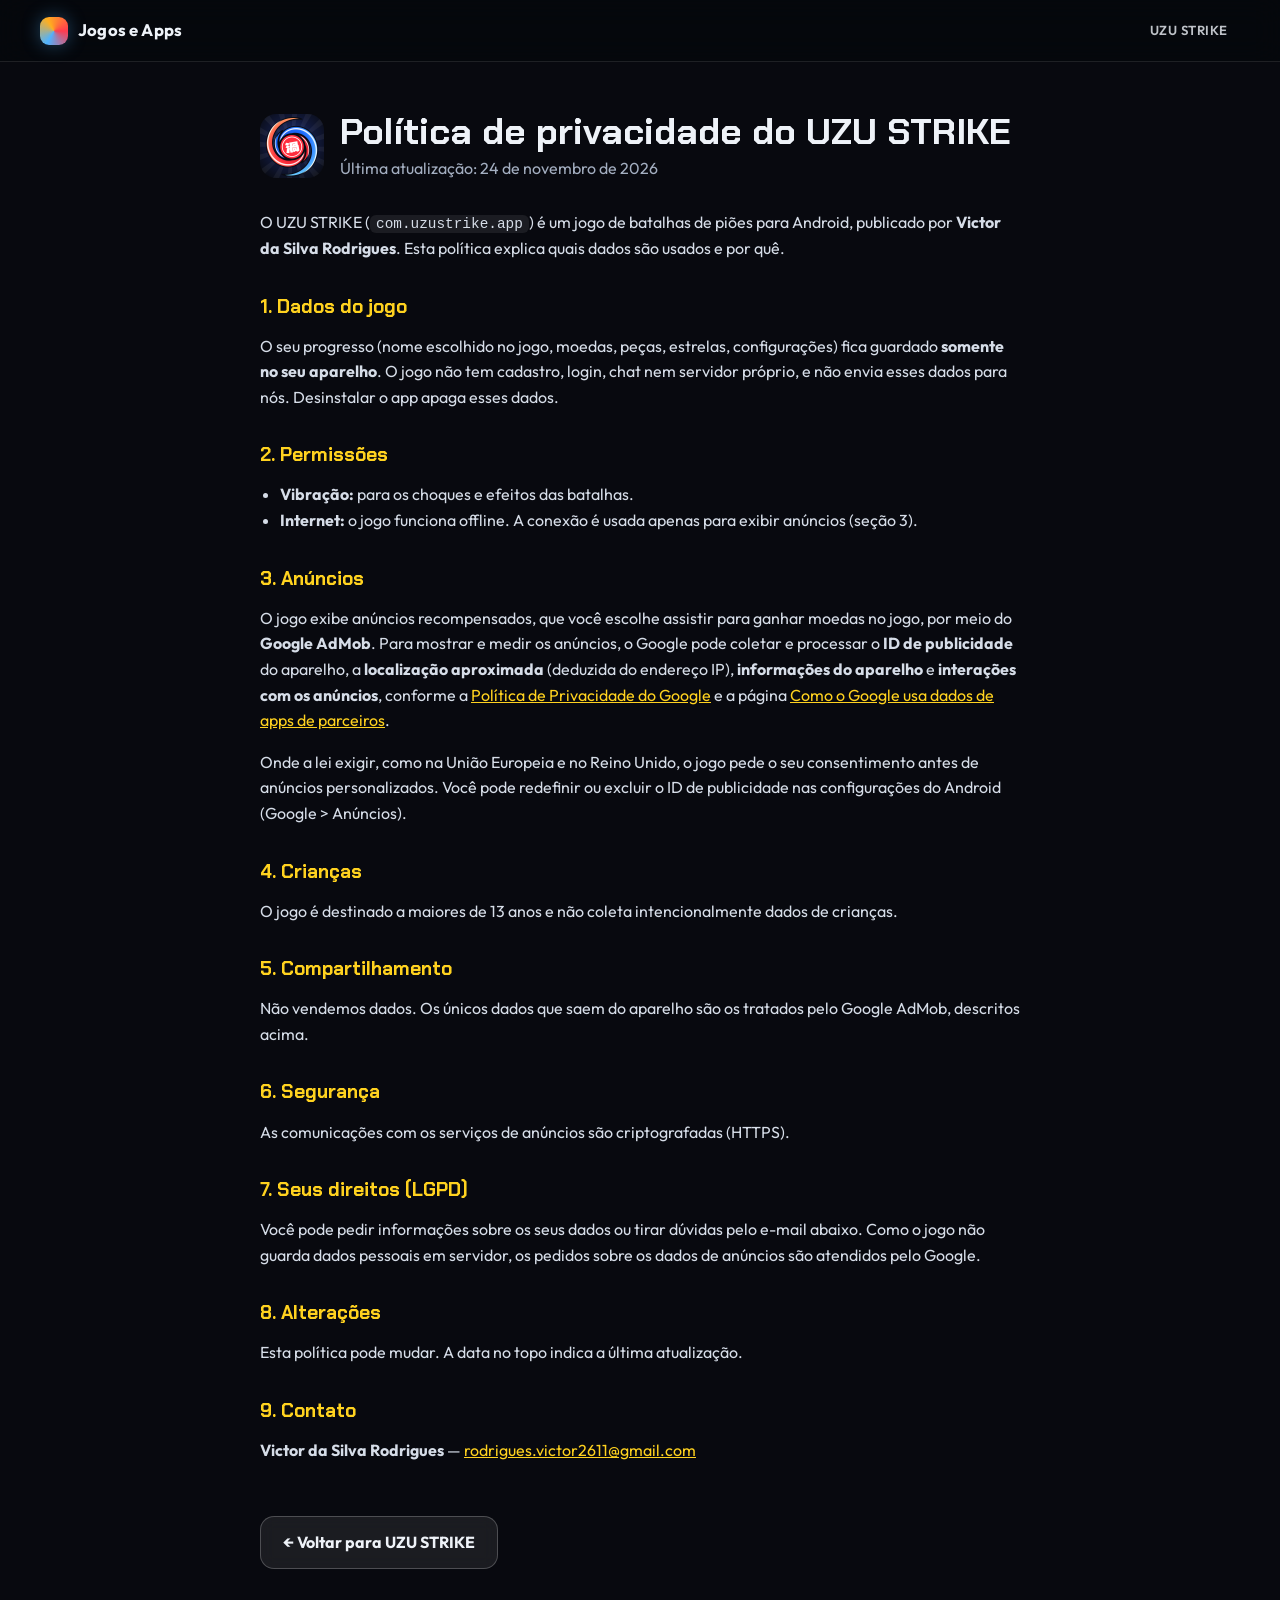
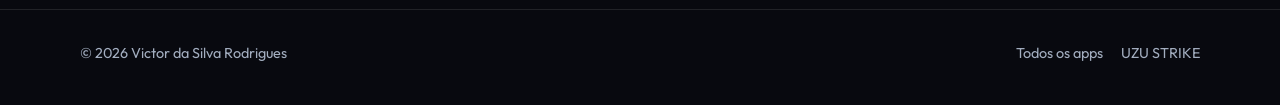
<file: uzu-strike/privacidade.html>
<!doctype html>
<html lang="pt-BR">
<head>
  <meta charset="utf-8">
  <meta name="viewport" content="width=device-width, initial-scale=1, viewport-fit=cover">
  <title>Privacidade do UZU STRIKE</title>
  <meta name="description" content="Política de privacidade do jogo UZU STRIKE.">
  <link rel="icon" href="icone.png">
  <link rel="preconnect" href="https://fonts.googleapis.com">
  <link rel="preconnect" href="https://fonts.gstatic.com" crossorigin>
  <link rel="stylesheet" href="https://fonts.googleapis.com/css2?family=Chakra+Petch:wght@700&family=Outfit:wght@400;500;700;800&display=swap">
  <link rel="stylesheet" href="../estilo.css">
</head>
<body class="tema-uzu">

<header class="topo rolou">
  <a class="marca" href="../"><span class="ponto" aria-hidden="true"></span>Jogos e Apps</a>
  <nav aria-label="Aplicativo">
    <a href="./">UZU STRIKE</a>
  </nav>
</header>

<main class="documento">
  <div class="cabeca">
    <img src="icone.png" alt="">
    <div>
      <h1>Política de privacidade do UZU STRIKE</h1>
      <p class="data">Última atualização: 24 de novembro de 2026</p>
    </div>
  </div>

  <p>O UZU STRIKE (<code>com.uzustrike.app</code>) é um jogo de batalhas de piões para Android, publicado por <strong>Victor da Silva Rodrigues</strong>. Esta política explica quais dados são usados e por quê.</p>

  <h2>1. Dados do jogo</h2>
  <p>O seu progresso (nome escolhido no jogo, moedas, peças, estrelas, configurações) fica guardado <strong>somente no seu aparelho</strong>. O jogo não tem cadastro, login, chat nem servidor próprio, e não envia esses dados para nós. Desinstalar o app apaga esses dados.</p>

  <h2>2. Permissões</h2>
  <ul>
    <li><strong>Vibração:</strong> para os choques e efeitos das batalhas.</li>
    <li><strong>Internet:</strong> o jogo funciona offline. A conexão é usada apenas para exibir anúncios (seção 3).</li>
  </ul>

  <h2>3. Anúncios</h2>
  <p>O jogo exibe anúncios recompensados, que você escolhe assistir para ganhar moedas no jogo, por meio do <strong>Google AdMob</strong>. Para mostrar e medir os anúncios, o Google pode coletar e processar o <strong>ID de publicidade</strong> do aparelho, a <strong>localização aproximada</strong> (deduzida do endereço IP), <strong>informações do aparelho</strong> e <strong>interações com os anúncios</strong>, conforme a <a href="https://policies.google.com/privacy?hl=pt-BR">Política de Privacidade do Google</a> e a página <a href="https://policies.google.com/technologies/partner-sites?hl=pt-BR">Como o Google usa dados de apps de parceiros</a>.</p>
  <p>Onde a lei exigir, como na União Europeia e no Reino Unido, o jogo pede o seu consentimento antes de anúncios personalizados. Você pode redefinir ou excluir o ID de publicidade nas configurações do Android (Google &gt; Anúncios).</p>

  <h2>4. Crianças</h2>
  <p>O jogo é destinado a maiores de 13 anos e não coleta intencionalmente dados de crianças.</p>

  <h2>5. Compartilhamento</h2>
  <p>Não vendemos dados. Os únicos dados que saem do aparelho são os tratados pelo Google AdMob, descritos acima.</p>

  <h2>6. Segurança</h2>
  <p>As comunicações com os serviços de anúncios são criptografadas (HTTPS).</p>

  <h2>7. Seus direitos (LGPD)</h2>
  <p>Você pode pedir informações sobre os seus dados ou tirar dúvidas pelo e-mail abaixo. Como o jogo não guarda dados pessoais em servidor, os pedidos sobre os dados de anúncios são atendidos pelo Google.</p>

  <h2>8. Alterações</h2>
  <p>Esta política pode mudar. A data no topo indica a última atualização.</p>

  <h2>9. Contato</h2>
  <p><strong>Victor da Silva Rodrigues</strong> — <a href="mailto:rodrigues.victor2611@gmail.com">rodrigues.victor2611@gmail.com</a></p>

  <a class="botao secundario voltar" href="./">← Voltar para UZU STRIKE</a>
</main>

<footer class="rodape">
  <div class="envolve">
    <span>© 2026 Victor da Silva Rodrigues</span>
    <nav><a href="../">Todos os apps</a><a href="./">UZU STRIKE</a></nav>
  </div>
</footer>
</body>
</html>
</file>
<file: estilo.css>
/* Jogos e Apps — estilo compartilhado
   Cada página define o tema do app em <body class="tema-...">. */

:root {
  --fundo: #05070c;
  --fundo-2: #0b0f18;
  --texto: #eef2f8;
  --suave: #a3aec0;
  --borda: rgba(255, 255, 255, .10);
  --cartao: rgba(255, 255, 255, .04);
  --cor: #4fb3ff;
  --cor-2: #8a7dff;
  --sobre-cor: #04101c;
  --raio: 20px;
  --fonte-titulo: "Outfit", system-ui, -apple-system, "Segoe UI", Roboto, sans-serif;
}

.tema-kibo  { --fundo: #000; --fundo-2: #070b11; --cor: #4fb3ff; --cor-2: #7fd6ff; --sobre-cor: #00121f; }
.tema-turbo { --fundo: #070d24; --fundo-2: #0c1638; --cor: #ffae1f; --cor-2: #3d9bff; --sobre-cor: #1f1200; }
.tema-uzu   { --fundo: #08090f; --fundo-2: #11131d; --cor: #ffd21f; --cor-2: #ff3b4f; --sobre-cor: #1a1400; --fonte-titulo: "Chakra Petch", "Outfit", system-ui, sans-serif; }

* { box-sizing: border-box; }
html { scroll-behavior: smooth; }
body {
  margin: 0;
  background: var(--fundo);
  color: var(--texto);
  font: 16px/1.6 "Outfit", system-ui, -apple-system, "Segoe UI", Roboto, sans-serif;
  -webkit-font-smoothing: antialiased;
  overflow-x: hidden;
}
img { max-width: 100%; display: block; }
a { color: var(--cor); }
h1, h2, h3 { font-family: var(--fonte-titulo); line-height: 1.15; margin: 0; }
.envolve { width: min(1120px, 100% - 32px); margin-inline: auto; }

/* ---------- Topo ---------- */
.topo {
  position: fixed; inset: 0 0 auto 0; z-index: 20;
  display: flex; align-items: center; justify-content: space-between; gap: 16px;
  padding: 14px clamp(16px, 4vw, 40px);
  transition: background .3s, backdrop-filter .3s;
}
.topo.rolou { background: rgba(5, 7, 12, .72); backdrop-filter: blur(14px); -webkit-backdrop-filter: blur(14px); border-bottom: 1px solid var(--borda); }
.marca { display: flex; align-items: center; gap: 10px; color: var(--texto); text-decoration: none; font-weight: 700; font-size: 1.05rem; letter-spacing: .01em; }
.marca .ponto { width: 28px; height: 28px; border-radius: 9px; background: conic-gradient(from 210deg, #4fb3ff, #ffae1f, #ff3b4f, #4fb3ff); box-shadow: 0 0 18px rgba(79, 179, 255, .35); }
.topo nav { display: flex; gap: 6px; flex-wrap: wrap; justify-content: flex-end; }
.topo nav a { color: var(--texto); text-decoration: none; font-size: .82rem; font-weight: 600; letter-spacing: .04em; padding: 6px 12px; border-radius: 999px; opacity: .8; }
@media (max-width: 640px) { .topo nav { display: none; } }
@media (min-width: 641px) and (max-width: 1040px) { .topo nav { gap: 2px; flex-wrap: nowrap; } .topo nav a { font-size: .72rem; letter-spacing: .02em; padding: 6px 8px; white-space: nowrap; } .marca { white-space: nowrap; } }
.topo nav a:hover, .topo nav a[aria-current] { opacity: 1; background: rgba(255, 255, 255, .08); }

/* ---------- Página inicial: apresentação de slides em camadas ---------- */
.slides { --cor-slide: #4fb3ff; position: relative; height: 100vh; height: 100svh; min-height: 600px; overflow: hidden; background: #000; isolation: isolate; outline: none; }
.slide { position: absolute; inset: 0; opacity: 0; visibility: hidden; transition: opacity .8s ease, visibility 0s .8s; overflow: hidden; }
.slide.ativo { opacity: 1; visibility: visible; transition: opacity .8s ease, visibility 0s; z-index: 1; }
.slide::after { content: ""; position: absolute; inset: 0; z-index: 5; pointer-events: none;
  background: linear-gradient(90deg, rgba(0,0,0,.78) 0%, rgba(0,0,0,.45) 32%, transparent 58%), linear-gradient(0deg, rgba(0,0,0,.75) 0%, transparent 28%); }

.camada { position: absolute; z-index: var(--z, 2); translate: var(--px, 0) var(--py, 0); will-change: transform; pointer-events: none; }
.camada img { width: 100%; height: auto; }
.slide.ativo .camada { animation: var(--anim, surgir) var(--dur, .9s) cubic-bezier(.2, .85, .25, 1) var(--d, 0s) both; }
.camada.fundo { inset: -3%; --z: 0; }
.camada.fundo img { width: 100%; height: 100%; object-fit: cover; }
.slide.ativo .camada.fundo { animation: aproximar 9s ease-out both; }
.flutua { animation: flutuar 5s ease-in-out infinite; }
.gira { animation: tremer .18s linear infinite; }

@keyframes surgir { from { opacity: 0; transform: translateY(40px) scale(.96); } }
@keyframes da-direita { from { opacity: 0; transform: translateX(28vw); } }
@keyframes da-esquerda { from { opacity: 0; transform: translateX(-20vw); } }
@keyframes de-baixo { from { opacity: 0; transform: translateY(30vh); } }
@keyframes aparecer { from { opacity: 0; } }
@keyframes aproximar { from { transform: scale(1.12); } to { transform: scale(1); } }
@keyframes flutuar { 50% { transform: translateY(-14px); } }
@keyframes tremer { 25% { transform: translate(1px, -1px) rotate(.4deg); } 75% { transform: translate(-1px, 1px) rotate(-.4deg); } }

.slide-texto { position: absolute; z-index: 6; left: clamp(16px, 6vw, 96px); bottom: clamp(150px, 22vh, 230px); width: min(520px, 100% - 32px); }
.slide-texto > * { opacity: 0; }
.slide.ativo .slide-texto > * { animation: surgir .8s cubic-bezier(.2, .85, .25, 1) both; opacity: 1; }
.slide.ativo .slide-texto > :nth-child(2) { animation-delay: .1s; }
.slide.ativo .slide-texto > :nth-child(3) { animation-delay: .2s; }
.slide.ativo .slide-texto > :nth-child(4) { animation-delay: .3s; }
.slide.ativo .slide-texto > :nth-child(5) { animation-delay: .4s; }
.slide-texto .icone { width: 64px; height: 64px; border-radius: 16px; border: 1px solid rgba(255,255,255,.2); box-shadow: 0 10px 30px rgba(0,0,0,.6); margin-bottom: 14px; }
.slide-texto .tipo { display: block; color: var(--cor-slide); font-weight: 700; letter-spacing: .16em; text-transform: uppercase; font-size: .8rem; }
.slide-texto h2 { font-size: clamp(2.4rem, 6vw, 4.8rem); font-weight: 800; letter-spacing: -.02em; margin: 6px 0 10px; text-shadow: 0 4px 30px rgba(0,0,0,.7); }
.slide-texto h2.com-logo { margin: 2px 0 8px; line-height: 0; }
.slide-texto h2 img { width: auto; height: clamp(110px, 17vh, 170px); filter: drop-shadow(0 8px 24px rgba(0,0,0,.6)); }
.slide-texto p { margin: 0 0 22px; font-size: clamp(1rem, 1.8vw, 1.2rem); color: rgba(255,255,255,.88); text-shadow: 0 2px 14px rgba(0,0,0,.9); }
.slide-texto .botao { background: var(--cor-slide); color: #0a0a0a; }
.slide-texto .botao.secundario { background: rgba(255,255,255,.1); color: #fff; }

/* Controles */
.seta { position: absolute; z-index: 8; top: 50%; translate: 0 -50%; width: 52px; height: 52px; border-radius: 50%; border: 1px solid rgba(255,255,255,.25); background: rgba(0,0,0,.35); color: #fff; display: grid; place-items: center; cursor: pointer; backdrop-filter: blur(8px); transition: background .2s, transform .2s; }
.seta:hover { background: rgba(255,255,255,.18); transform: scale(1.06); }
.seta svg { width: 22px; height: 22px; }
.seta.ant { left: clamp(8px, 2vw, 28px); }
.seta.prox { right: clamp(8px, 2vw, 28px); }
.slides-pontos { position: absolute; z-index: 8; left: 50%; bottom: clamp(18px, 4vh, 36px); translate: -50% 0; display: flex; gap: 10px; padding: 8px; border-radius: 22px; background: rgba(0,0,0,.4); border: 1px solid rgba(255,255,255,.12); backdrop-filter: blur(12px); }
.slides-pontos button { position: relative; display: flex; align-items: center; gap: 10px; padding: 8px 14px 8px 8px; border: 0; border-radius: 15px; background: transparent; color: rgba(255,255,255,.7); font: 700 .82rem/1 "Outfit", system-ui, sans-serif; cursor: pointer; overflow: hidden; transition: background .3s, color .3s; }
.slides-pontos button:hover { color: #fff; background: rgba(255,255,255,.08); }
.slides-pontos button.ativo { color: #fff; background: rgba(255,255,255,.14); }
.slides-pontos img { width: 34px; height: 34px; border-radius: 9px; }
.slides-pontos .progresso { position: absolute; left: 0; bottom: 0; height: 3px; width: 0; background: var(--cor-slide); }
.slides-pontos button.ativo .progresso { animation: progresso 7s linear both; }
.slides.pausado .slides-pontos button.ativo .progresso { animation-play-state: paused; }
@keyframes progresso { to { width: 100%; } }

/* --- Slide do Kibo --- */
.s-kibo { background: radial-gradient(60% 70% at 72% 50%, rgba(40,120,255,.35), transparent 70%), #000; }
.s-kibo .grade { inset: 0; --z: 0; background-image: radial-gradient(rgba(79,179,255,.18) 1.2px, transparent 1.6px); background-size: 22px 22px; -webkit-mask-image: radial-gradient(55% 65% at 72% 50%, #000, transparent); mask-image: radial-gradient(55% 65% at 72% 50%, #000, transparent); }
.s-kibo .tela { width: clamp(130px, 13vw, 230px); border-radius: 22px; overflow: hidden; border: 2px solid rgba(255,255,255,.14); box-shadow: 0 30px 60px rgba(0,0,0,.7), 0 0 40px rgba(79,179,255,.25); }
.s-kibo .tela-1 { right: 4%; top: 12%; rotate: 10deg; --z: 1; --anim: da-direita; --d: .15s; }
.s-kibo .tela-2 { right: 43%; top: 26%; rotate: -12deg; --z: 1; --anim: de-baixo; --d: .25s; opacity: .9; }
.s-kibo .robo { right: 9%; top: 50%; margin-top: -15vw; width: clamp(320px, 40vw, 720px); --z: 3; --anim: surgir; --dur: 1.1s; --d: .05s; filter: drop-shadow(0 40px 60px rgba(0,0,0,.8)) drop-shadow(0 0 50px rgba(79,179,255,.35)); }
.s-kibo .nota { --z: 4; color: #7fd6ff; font-size: clamp(28px, 3.2vw, 54px); text-shadow: 0 0 20px rgba(79,179,255,.9); --anim: aparecer; }
.s-kibo .nota span { display: block; animation: flutuar 3.6s ease-in-out infinite; }
.s-kibo .n1 { right: 46%; top: 18%; --d: .6s; }
.s-kibo .n2 { right: 7%; top: 64%; --d: .8s; }
.s-kibo .n3 { right: 30%; top: 72%; --d: 1s; font-size: clamp(20px, 2.2vw, 36px); }
.s-kibo .n2 span { animation-delay: -1.2s; } .s-kibo .n3 span { animation-delay: -2.4s; }

/* --- Slide do Turbo Bólidos --- */
.s-turbo .velocidade { inset: 0; --z: 1; background: repeating-linear-gradient(100deg, transparent 0 46px, rgba(255,255,255,.10) 46px 48px, transparent 48px 140px); -webkit-mask-image: linear-gradient(90deg, transparent 35%, #000 70%); mask-image: linear-gradient(90deg, transparent 35%, #000 70%); animation: correr .5s linear infinite !important; opacity: .6; }
@keyframes correr { to { background-position: -140px 0; } }
/* Os carros ficam num "palco" de proporção fixa: a composição é sempre a mesma e só muda de escala.
   Tela deitada: palco à direita, do tamanho que couber ao lado do texto e na altura da tela. */
.s-turbo .palco { position: absolute; z-index: 3; pointer-events: none; aspect-ratio: 1.75;
  right: 2.5vw; bottom: max(7vh, 84px); width: min(60vw, 112vh, 100vw - 470px); }
.s-turbo .palco .camada { --z: 0; }
.s-turbo .carro-2 { right: 51%; bottom: 34%; width: 39%; --anim: da-direita; --dur: 1.3s; --d: .2s; filter: drop-shadow(0 20px 22px rgba(0,0,0,.55)) brightness(.92); }
.s-turbo .carro-1 { right: 1%; bottom: 0; width: 74%; --anim: da-direita; --dur: 1s; filter: drop-shadow(0 34px 30px rgba(0,0,0,.6)); }
.s-turbo .poeira { right: 3%; bottom: -4%; width: 70%; height: 12%; background: radial-gradient(50% 50% at 50% 50%, rgba(0,0,0,.45), transparent 70%); }

/* Tela em pé (celular, tablet): fundo puxado para cima, para a pista ficar atrás dos carros, e o palco
   centralizado no topo, mais alto, ocupando o espaço que sobra acima do texto. */
@media (max-aspect-ratio: 1/1) {
  .s-turbo .camada.fundo { inset: -42% -3% -3% -3%; }
  .s-turbo .camada.fundo img { object-position: 64% 50%; }
  .s-turbo .palco { aspect-ratio: 1.25; right: auto; bottom: auto; left: 50%; translate: -50% 0; top: max(60px, 7svh);
    width: max(72vw, min(100vw, (100svh - 470px) * 1.25, 50svh * 1.25)); }
  .s-turbo .carro-1 { right: -4%; bottom: 0; width: 88%; }
  .s-turbo .carro-2 { right: 46%; bottom: 40%; width: 52%; }
  .s-turbo .poeira { display: none; }
}

/* Tela deitada e baixa (celular deitado): texto compacto, para sobrar espaço para os carros. */
@media (min-aspect-ratio: 1/1) and (max-height: 540px) {
  .slides { min-height: 0; }
  .slide-texto { width: min(440px, 46vw); }
  .slide-texto .icone { display: none; }
  .slide-texto h2 { font-size: clamp(1.6rem, 6vh, 2.4rem); margin: 2px 0 6px; }
  .slide-texto p { font-size: .9rem; margin-bottom: 12px; }
  .slide-texto .botao { padding: 8px 14px; font-size: .88rem; }
  .slide-texto h2 img { height: clamp(64px, 21vh, 96px); }
  .slide-texto { bottom: 72px; }
  .slide-texto .botoes { flex-wrap: nowrap; gap: 8px; }
  .seta { display: none; }
  .slides-pontos { bottom: 12px; padding: 5px; }
  .slides-pontos button { padding: 5px; }
  .slides-pontos button span { display: none; }
  .slides-pontos img { width: 28px; height: 28px; }
  .s-turbo .palco { width: min(100vw - 46vw - 40px, (100svh - 110px) * 1.75); bottom: 60px; }
}
@media (min-aspect-ratio: 1/1) and (max-width: 1100px) and (min-height: 541px) {
  .slide-texto { width: min(460px, 44vw); }
}

/* --- Slide do UZU STRIKE --- */
.s-uzu .fundo img { filter: brightness(.55) saturate(1.1); }
.s-uzu .brilho { inset: 0; --z: 1; background: radial-gradient(40% 50% at 66% 72%, rgba(255,90,40,.45), transparent 70%), radial-gradient(35% 45% at 84% 40%, rgba(150,60,255,.35), transparent 70%); --anim: aparecer; }
/* Kamis, personagens, piões e faísca num palco de proporção fixa (como o do Turbo Bólidos). */
.s-uzu .palco { position: absolute; z-index: 3; pointer-events: none; aspect-ratio: 1.3;
  right: 1.5vw; bottom: max(9vh, 96px); width: min(58vw, (100svh - 170px) * 1.3, 100vw - 470px); }
.s-uzu .palco .camada { --z: 0; }
.s-uzu .kami { opacity: .55; --anim: aparecer; --dur: 1.6s; top: 0; width: 52%; }
.s-uzu .kami-1 { left: -2%; }
.s-uzu .kami-2 { right: -2%; }
.s-uzu .kami-1 img { scale: -1 1; animation: flutuar 6s ease-in-out infinite; } /* a fera vermelha encara a roxa */
.s-uzu .kami-2 img { animation: flutuar 6s ease-in-out -3s infinite; }
.s-uzu .pers { bottom: 0; width: 52%; filter: drop-shadow(0 20px 40px rgba(0,0,0,.7)); }
.s-uzu .pers img { -webkit-mask-image: linear-gradient(#000 66%, transparent 98%); mask-image: linear-gradient(#000 66%, transparent 98%); }
.s-uzu .pers-1 { left: 0; --anim: da-esquerda; --d: .15s; }
.s-uzu .pers-2 { right: 0; --anim: da-direita; --d: .3s; }
.s-uzu .pers-2 img { scale: -1 1; }
.s-uzu .piao { filter: drop-shadow(0 18px 18px rgba(0,0,0,.6)); width: 19%; }
.s-uzu .piao-1 { left: 29%; bottom: 0; --anim: de-baixo; --d: .45s; }
.s-uzu .piao-2 { right: 27%; bottom: 2%; --anim: de-baixo; --d: .55s; }
.s-uzu .faisca { left: 50%; bottom: 7%; margin-left: -8%; width: 16%; aspect-ratio: 1; border-radius: 50%; background: radial-gradient(circle, #fff 0 10%, rgba(255,210,31,.9) 22%, rgba(255,80,40,.5) 45%, transparent 70%); mix-blend-mode: screen; --anim: aparecer; --d: .8s; }
/* Tela em pé: palco centralizado no topo, acima do texto. */
@media (max-aspect-ratio: 1/1) {
  .s-uzu .palco { aspect-ratio: 1.15; right: auto; bottom: auto; left: 50%; translate: -50% 0; top: max(56px, 6svh);
    width: max(86vw, min(100vw, (100svh - 470px) * 1.15, 50svh * 1.15)); }
}
/* Tela deitada e baixa (celular deitado) */
@media (min-aspect-ratio: 1/1) and (max-height: 540px) {
  .s-uzu .palco { width: min(100vw - 46vw - 30px, (100svh - 110px) * 1.3); bottom: 56px; }
}
.s-uzu .faisca::before { content: ""; position: absolute; inset: -40%; background: conic-gradient(from 0deg, transparent 0 8%, rgba(255,230,120,.8) 9% 10%, transparent 11% 33%, rgba(255,230,120,.8) 34% 35%, transparent 36% 58%, rgba(255,230,120,.8) 59% 60%, transparent 61% 83%, rgba(255,230,120,.8) 84% 85%, transparent 86%); border-radius: 50%; -webkit-mask-image: radial-gradient(circle, #000 20%, transparent 70%); mask-image: radial-gradient(circle, #000 20%, transparent 70%); animation: rodar 3s linear infinite; }
@keyframes rodar { to { transform: rotate(1turn); } }

/* Celular: palco em cima, texto embaixo */
@media (max-width: 820px) and (max-aspect-ratio: 1/1), (max-aspect-ratio: 4/5) {
  .slides { min-height: 560px; }
  .slide::after { background: linear-gradient(0deg, rgba(0,0,0,.92) 0%, rgba(0,0,0,.75) 36%, transparent 62%); }
  .slide-texto { bottom: 104px; }
  .slide-texto .icone { width: 52px; height: 52px; margin-bottom: 10px; }
  .slide-texto p { margin-bottom: 16px; }
  .slide-texto h2 img { height: 104px; }
  .slide-texto .botoes { flex-wrap: nowrap; gap: 10px; }
  .slide-texto .botao { padding: 10px 16px; font-size: .95rem; }
  .seta { display: none; }
  .slides-pontos button { padding: 6px; }
  .slides-pontos button span { display: none; }
  .s-kibo .robo { right: 8%; left: 8%; width: auto; top: 13%; margin-top: 0; }
  .s-kibo .tela { width: 26vw; }
  .s-kibo .tela-1 { right: 2%; top: 9%; }
  .s-kibo .tela-2 { right: auto; left: 2%; top: 22%; }
  .s-kibo .n1 { right: 70%; top: 10%; } .s-kibo .n2 { right: 6%; top: 44%; } .s-kibo .n3 { display: none; }
}

/* Celular em pé e baixo: sem o ícone e com a logo menor, para o texto não subir sobre o palco. */
@media (max-aspect-ratio: 1/1) and (max-height: 700px) {
  .slide-texto .icone { display: none; }
  .slide-texto h2 img { height: 84px; }
}

/* ---------- Destaques ---------- */
.destaques { padding: clamp(56px, 9vw, 104px) 0 24px; }
.cards { display: grid; grid-template-columns: repeat(auto-fill, minmax(300px, 1fr)); gap: 18px; }
.card { --c: #4fb3ff; position: relative; display: flex; flex-direction: column; border-radius: 24px; overflow: hidden; background: var(--fundo-2); border: 1px solid var(--borda); color: var(--texto); text-decoration: none; transition: transform .35s cubic-bezier(.2, .8, .2, 1), border-color .35s, box-shadow .35s; }
.card:hover, .card:focus-visible { transform: translateY(-6px); border-color: color-mix(in srgb, var(--c) 60%, transparent); box-shadow: 0 24px 50px rgba(0,0,0,.5), 0 0 0 1px color-mix(in srgb, var(--c) 30%, transparent); }
.card-arte { position: relative; aspect-ratio: 16 / 9; overflow: hidden; background: #000; }
.card-arte img { width: 100%; height: 100%; object-fit: cover; transition: transform .8s cubic-bezier(.2, .8, .2, 1); }
.card:hover .card-arte img { transform: scale(1.06); }
.card-corpo { position: relative; padding: 0 22px 22px; display: grid; gap: 8px; flex: 1; }
.card-corpo .icone { width: 68px; height: 68px; border-radius: 18px; margin-top: -34px; border: 3px solid var(--fundo-2); box-shadow: 0 10px 24px rgba(0,0,0,.5); }
.card .tipo { color: var(--c); font-weight: 700; letter-spacing: .14em; text-transform: uppercase; font-size: .75rem; }
.card h3 { font-size: 1.35rem; font-weight: 800; letter-spacing: .01em; }
.card p { margin: 0; color: var(--suave); }
.card .ir { margin-top: auto; padding-top: 8px; display: inline-flex; align-items: center; gap: 8px; font-weight: 700; color: var(--c); }
.card .ir svg { width: 16px; height: 16px; transition: translate .3s; }
.card:hover .ir svg { translate: 4px 0; }

.sobre { padding: 40px 0 24px; }
.sobre-grade { display: grid; grid-template-columns: repeat(auto-fit, minmax(240px, 1fr)); gap: 16px; }
.sobre .bloco { background: var(--cartao); border: 1px solid var(--borda); border-radius: var(--raio); padding: 22px; }
.sobre h3 { font-size: 1.1rem; margin-bottom: 6px; }
.sobre p { margin: 0; color: var(--suave); }

/* ---------- Página do app ---------- */
.heroi { position: relative; min-height: 100vh; min-height: 100svh; display: grid; align-items: end; overflow: hidden; isolation: isolate; }
.heroi > img.fundo { position: absolute; inset: 0; width: 100%; height: 100%; object-fit: cover; z-index: -2; animation: aproxima 18s ease-out both; }
.heroi::after { content: ""; position: absolute; inset: 0; z-index: -1; background: linear-gradient(180deg, rgba(0,0,0,.25), transparent 30%, color-mix(in srgb, var(--fundo) 70%, transparent) 62%, var(--fundo)), radial-gradient(120% 70% at 0% 100%, color-mix(in srgb, var(--cor) 22%, transparent), transparent 60%); }
/* Kibo: o banner já tem o nome escrito; mostra só o robô, à direita. */
.tema-kibo .heroi > img.fundo { inset: 50% 0 auto auto; width: min(58vw, 760px); height: auto; aspect-ratio: 1; object-fit: cover; object-position: 0 50%; translate: 0 -50%; opacity: .9; }
@media (max-width: 820px) { .tema-kibo .heroi > img.fundo { inset: 64px 0 auto 0; width: 100%; translate: none; } }
.heroi-conteudo { padding: 120px 0 clamp(48px, 9vh, 96px); }
.heroi .icone { width: 88px; height: 88px; border-radius: 22px; border: 1px solid rgba(255,255,255,.2); box-shadow: 0 16px 40px rgba(0,0,0,.6); margin-bottom: 18px; }
.heroi .tipo { color: var(--cor); font-weight: 700; letter-spacing: .14em; text-transform: uppercase; font-size: .8rem; }
.heroi h1 { font-size: clamp(2.6rem, 8vw, 5.4rem); font-weight: 800; letter-spacing: -.02em; margin: 6px 0 12px; text-shadow: 0 4px 30px rgba(0,0,0,.6); }
.heroi .logo { width: min(440px, 80vw); margin: 4px 0 14px; filter: drop-shadow(0 8px 30px rgba(0,0,0,.6)); }
.heroi p.chamada { font-size: clamp(1.05rem, 2.2vw, 1.3rem); max-width: 620px; margin: 0 0 26px; color: rgba(255,255,255,.88); text-shadow: 0 2px 16px rgba(0,0,0,.8); }
@keyframes aproxima { from { transform: scale(1.12); } to { transform: scale(1); } }

.botoes { display: flex; flex-wrap: wrap; gap: 12px; }
.botao { display: inline-flex; align-items: center; gap: 10px; padding: 13px 22px; border-radius: 14px; font-weight: 700; text-decoration: none; background: var(--cor); color: var(--sobre-cor); border: 1px solid transparent; transition: transform .2s, box-shadow .2s; }
.botao:hover { transform: translateY(-2px); box-shadow: 0 10px 30px color-mix(in srgb, var(--cor) 40%, transparent); }
.botao svg { width: 20px; height: 20px; flex: none; }
.botao svg.icone-play { width: 22px; height: 22px; filter: drop-shadow(0 1px 2px rgba(0,0,0,.35)); }
.botao.secundario { background: rgba(255,255,255,.08); color: var(--texto); border-color: rgba(255,255,255,.22); backdrop-filter: blur(8px); }
.botao.em-breve { background: rgba(255,255,255,.08); color: var(--texto); border: 1px dashed rgba(255,255,255,.4); }
.botao small { display: block; font-weight: 500; font-size: .72rem; opacity: .75; line-height: 1.1; }
.botao span { line-height: 1.15; }

.secao { padding: clamp(56px, 9vw, 104px) 0; }
.secao.alt { background: var(--fundo-2); }
.secao-titulo { display: grid; gap: 8px; margin-bottom: 32px; max-width: 680px; }
.secao-titulo .tipo { color: var(--cor); font-weight: 700; letter-spacing: .14em; text-transform: uppercase; font-size: .78rem; }
.secao-titulo h2 { font-size: clamp(1.8rem, 4vw, 2.6rem); font-weight: 800; }
.secao-titulo p { margin: 0; color: var(--suave); }

.recursos { display: grid; grid-template-columns: repeat(auto-fill, minmax(250px, 1fr)); gap: 14px; }
.recurso { background: var(--cartao); border: 1px solid var(--borda); border-radius: var(--raio); padding: 22px; transition: border-color .3s, transform .3s; }
.recurso:hover { border-color: color-mix(in srgb, var(--cor) 55%, transparent); transform: translateY(-3px); }
.recurso .emoji { font-size: 1.7rem; line-height: 1; display: inline-grid; place-items: center; width: 48px; height: 48px; border-radius: 14px; background: color-mix(in srgb, var(--cor) 14%, transparent); margin-bottom: 14px; }
.recurso h3 { font-size: 1.1rem; margin-bottom: 6px; }
.recurso p { margin: 0; color: var(--suave); font-size: .96rem; }

.galeria { display: grid; grid-auto-flow: column; gap: 14px; overflow-x: auto; scroll-snap-type: x mandatory; padding: 4px 16px 18px; margin: 0 -16px; scrollbar-width: thin; scrollbar-color: var(--cor) transparent; }
.galeria img { width: 100%; height: auto; border-radius: 18px; border: 1px solid var(--borda); scroll-snap-align: center; background: #000; }
.galeria.retrato { grid-auto-columns: min(240px, 62vw); }
.galeria.retrato img { aspect-ratio: 1 / 2; object-fit: cover; }
.galeria.paisagem { grid-auto-columns: min(620px, 86vw); }
.galeria.paisagem img { aspect-ratio: 2.16 / 1; object-fit: cover; width: 100%; }

.privacidade-resumo { display: grid; grid-template-columns: 1fr auto; gap: 20px; align-items: center; background: linear-gradient(120deg, color-mix(in srgb, var(--cor) 14%, transparent), var(--cartao)); border: 1px solid var(--borda); border-radius: 24px; padding: clamp(22px, 4vw, 36px); }
.privacidade-resumo h2 { font-size: 1.5rem; margin-bottom: 8px; }
.privacidade-resumo ul { margin: 0; padding-left: 20px; color: var(--suave); }
@media (max-width: 680px) { .privacidade-resumo { grid-template-columns: 1fr; } }

.outros { display: grid; grid-template-columns: repeat(auto-fit, minmax(240px, 1fr)); gap: 12px; }
.outro { display: flex; gap: 14px; align-items: center; padding: 14px; border-radius: 18px; background: var(--cartao); border: 1px solid var(--borda); color: var(--texto); text-decoration: none; transition: border-color .3s; }
.outro:hover { border-color: rgba(255,255,255,.3); }
.outro img { width: 56px; height: 56px; border-radius: 14px; }
.outro strong { display: block; }
.outro span { color: var(--suave); font-size: .9rem; }

/* ---------- Política de privacidade ---------- */
.documento { width: min(760px, 100% - 32px); margin-inline: auto; padding: 110px 0 40px; }
.documento .cabeca { display: flex; gap: 16px; align-items: center; margin-bottom: 28px; }
.documento .cabeca img { width: 64px; height: 64px; border-radius: 16px; }
.documento h1 { font-size: clamp(1.7rem, 4vw, 2.3rem); font-weight: 800; }
.documento .data { color: var(--suave); margin: 4px 0 0; }
.documento h2 { font-size: 1.2rem; margin: 34px 0 10px; color: var(--cor); }
.documento p, .documento li { color: #d6dde8; }
.documento ul { padding-left: 20px; }
.documento code { background: rgba(255,255,255,.08); padding: 1px 6px; border-radius: 6px; font-size: .9em; }
.documento .voltar { display: inline-flex; gap: 6px; margin-top: 36px; }

/* ---------- Rodapé ---------- */
footer.rodape { border-top: 1px solid var(--borda); padding: 32px 0 40px; color: var(--suave); font-size: .9rem; }
footer.rodape .envolve { display: flex; flex-wrap: wrap; gap: 12px 28px; justify-content: space-between; }
footer.rodape nav { display: flex; flex-wrap: wrap; gap: 6px 18px; }
footer.rodape a { color: var(--suave); text-decoration: none; }
footer.rodape a:hover { color: var(--texto); }

/* ---------- Animação de entrada ---------- */
.surge { opacity: 0; transform: translateY(24px); transition: opacity .8s ease, transform .8s cubic-bezier(.2, .8, .2, 1); }
.surge.visivel { opacity: 1; transform: none; }
@media (prefers-reduced-motion: reduce) {
  *, *::before, *::after { animation: none !important; transition: none !important; }
  .surge { opacity: 1; transform: none; }
}

/* --- Slide do Letrança: mesa de tecido claro, dois celulares e letras em retalho --- */
/* Mesa de madeira (a abertura do jogo é uma mesa de costura): o texto branco e o menu do topo seguem legíveis. */
.s-letranca { background:
  radial-gradient(70% 80% at 72% 45%, rgba(255,214,150,.22), transparent 70%),
  repeating-linear-gradient(92deg, rgba(0,0,0,.08) 0 3px, transparent 3px 22px, rgba(255,255,255,.035) 22px 25px, transparent 25px 47px),
  linear-gradient(180deg, #7a4f2c, #5a3820 60%, #3f2614); }
.s-letranca::after { background: linear-gradient(90deg, rgba(20,10,4,.82) 0%, rgba(20,10,4,.5) 32%, transparent 58%), linear-gradient(0deg, rgba(20,10,4,.6) 0%, transparent 26%); }
.s-letranca .tecido { inset: 6% 4% 10% 40%; --z: 0; border-radius: 18px; rotate: -3deg; opacity: .9;
  background: repeating-linear-gradient(0deg, rgba(59,37,22,.05) 0 2px, transparent 2px 6px), repeating-linear-gradient(90deg, rgba(59,37,22,.04) 0 2px, transparent 2px 6px), #f3ead8;
  outline: 2px dashed rgba(196,85,59,.55); outline-offset: -12px; box-shadow: 0 30px 60px rgba(0,0,0,.4); }
@media (max-aspect-ratio: 1/1) { .s-letranca .tecido { inset: 6% 6% 40% 6%; } }
.s-letranca .palco { position: absolute; z-index: 3; pointer-events: none; aspect-ratio: 1.15; right: 3vw; bottom: max(7vh, 84px); width: min(52vw, 96vh, 100vw - 480px); }
.s-letranca .palco .camada { --z: 0; }
.s-letranca .cel { width: 38%; aspect-ratio: 618 / 1338; border-radius: 26px; padding: 7px; background: linear-gradient(160deg, #5a4030, #2c1d12); box-shadow: 0 30px 60px rgba(59,37,22,.4); }
.s-letranca .cel img { width: 100%; height: 100%; object-fit: cover; border-radius: 20px; }
.s-letranca .cel-1 { right: 8%; top: 0; rotate: 5deg; --anim: da-direita; --d: .1s; }
.s-letranca .cel-2 { right: 46%; top: 10%; rotate: -7deg; --anim: de-baixo; --d: .25s; }
.s-letranca .letras { left: 2%; bottom: 4%; display: flex; gap: 6px; --anim: surgir; --d: .5s; }
.s-letranca .letras span { display: grid; place-items: center; width: clamp(38px, 4.4vw, 64px); aspect-ratio: 1; border-radius: 9px; background: var(--c); color: #fff8ea;
  font: 800 clamp(1.4rem, 2.6vw, 2.4rem)/1 Georgia, serif; rotate: var(--r); box-shadow: 0 4px 0 rgba(0,0,0,.2), 0 10px 20px rgba(59,37,22,.3); animation: flutuar 4s ease-in-out infinite; }
.s-letranca .letras span:nth-child(2) { animation-delay: -1s; } .s-letranca .letras span:nth-child(3) { animation-delay: -2s; } .s-letranca .letras span:nth-child(4) { animation-delay: -3s; }
@media (max-aspect-ratio: 1/1) {
  .s-letranca .palco { aspect-ratio: 1.1; right: auto; bottom: auto; left: 50%; translate: -50% 0; top: max(60px, 7svh); width: max(76vw, min(100vw, (100svh - 470px) * 1.1, 50svh * 1.1)); }
  .s-letranca::after { background: linear-gradient(0deg, rgba(20,10,4,.92) 0%, rgba(20,10,4,.75) 36%, transparent 62%); }
}
@media (min-aspect-ratio: 1/1) and (max-height: 540px) {
  .s-letranca .palco { width: min(100vw - 46vw - 40px, (100svh - 110px) * 1.15); bottom: 56px; }
}
/* Cartão de destaque do Letrança: dois celulares sobre o tecido */
.card-letranca { display: flex; justify-content: center; align-items: flex-end; gap: 10%; padding-top: 6%;
  background: repeating-linear-gradient(0deg, rgba(59,37,22,.05) 0 2px, transparent 2px 6px), #f3ead8 !important; }
.card-letranca img { width: 30% !important; height: auto !important; aspect-ratio: 618 / 1338; object-fit: cover; border-radius: 12px; border: 4px solid #2c1d12; margin-bottom: -16%; }
.card-letranca img:first-child { rotate: -5deg; } .card-letranca img:last-child { rotate: 5deg; }

/* --- Slide do Ondalume: fundo do mar com raios de luz, bolhas, dois celulares, o Lume e peças de vidro --- */
.s-ondalume { background: radial-gradient(70% 70% at 72% 30%, rgba(127,248,255,.25), transparent 70%), linear-gradient(180deg, #1f9fbd 0%, #0b4f7c 55%, #06263f 100%); }
.s-ondalume::after { background: linear-gradient(90deg, rgba(3,17,32,.8) 0%, rgba(3,17,32,.45) 32%, transparent 58%), linear-gradient(0deg, rgba(3,17,32,.65) 0%, transparent 28%); }
.s-ondalume .raios { inset: -10% -10% 30% 20%; --z: 0; opacity: .5; transform-origin: 50% 0;
  background: repeating-linear-gradient(100deg, transparent 0 7%, rgba(255,255,255,.18) 8%, transparent 10.5%, transparent 15%, rgba(255,255,255,.1) 16.5%, transparent 19%);
  -webkit-mask-image: linear-gradient(180deg, #000, transparent 85%); mask-image: linear-gradient(180deg, #000, transparent 85%); animation: raios-mar 12s ease-in-out infinite alternate; }
@keyframes raios-mar { from { transform: skewX(-6deg); } to { transform: skewX(6deg); } }
.s-ondalume .bolhas { inset: 0; --z: 1; }
.s-ondalume .bolhas i { position: absolute; bottom: -40px; width: var(--s, 14px); aspect-ratio: 1; border-radius: 50%; border: 1px solid rgba(255,255,255,.55);
  background: radial-gradient(circle at 35% 30%, rgba(255,255,255,.9), rgba(191,255,248,.25) 45%, transparent 70%); animation: bolha-sobe var(--t, 9s) linear var(--d, 0s) infinite; }
.s-ondalume .bolhas i:nth-child(1) { left: 52%; --s: 18px; --t: 9s; } .s-ondalume .bolhas i:nth-child(2) { left: 60%; --s: 10px; --t: 7s; --d: -3s; }
.s-ondalume .bolhas i:nth-child(3) { left: 68%; --s: 24px; --t: 11s; --d: -6s; } .s-ondalume .bolhas i:nth-child(4) { left: 75%; --s: 12px; --t: 8s; --d: -1s; }
.s-ondalume .bolhas i:nth-child(5) { left: 83%; --s: 16px; --t: 10s; --d: -5s; } .s-ondalume .bolhas i:nth-child(6) { left: 90%; --s: 9px; --t: 6.5s; --d: -2s; }
.s-ondalume .bolhas i:nth-child(7) { left: 44%; --s: 11px; --t: 9.5s; --d: -7s; } .s-ondalume .bolhas i:nth-child(8) { left: 96%; --s: 20px; --t: 12s; --d: -4s; }
@keyframes bolha-sobe { from { transform: translate(0, 0); opacity: 0; } 10% { opacity: 1; } 50% { transform: translate(14px, -55vh); } to { transform: translate(-6px, -110vh); opacity: .2; } }
.s-ondalume .palco { position: absolute; z-index: 3; pointer-events: none; aspect-ratio: 1.15; right: 3vw; bottom: max(7vh, 84px); width: min(52vw, 96vh, 100vw - 480px); }
.s-ondalume .palco .camada { --z: 0; }
.s-ondalume .cel { width: 38%; aspect-ratio: 412 / 915; border-radius: 26px; padding: 7px; background: linear-gradient(160deg, #1d5a78, #07263d 60%, #0a3550);
  box-shadow: 0 0 0 1.5px rgba(159,240,255,.25), 0 30px 60px rgba(0,10,25,.5), 0 0 40px rgba(95,246,228,.2); }
.s-ondalume .cel img { width: 100%; height: 100%; object-fit: cover; border-radius: 20px; }
.s-ondalume .cel-1 { right: 8%; top: 0; rotate: 5deg; --anim: da-direita; --d: .1s; }
.s-ondalume .cel-2 { right: 46%; top: 8%; rotate: -7deg; --anim: de-baixo; --d: .25s; }
.s-ondalume .lume { left: 0; bottom: 10%; width: 30%; --anim: surgir; --d: .45s; }
.s-ondalume .lume img { animation: flutuar 3.4s ease-in-out infinite; filter: drop-shadow(0 18px 24px rgba(0,20,40,.5)); }
.s-ondalume .pecas { right: 4%; bottom: -3%; display: flex; gap: 6px; --anim: surgir; --d: .6s; }
.s-ondalume .pecas span { display: grid; place-items: center; width: clamp(38px, 4.2vw, 62px); aspect-ratio: 1; border-radius: 30%; color: #0b2d4a;
  font: 700 clamp(1.3rem, 2.3vw, 2.1rem)/1 "Fredoka", "Outfit", system-ui, sans-serif;
  background: radial-gradient(120% 95% at 28% 12%, #fff 0%, #e3f8f8 52%, #92dbe3 100%); box-shadow: inset 0 2px 0 #fff, 0 4px 0 #5bb3c6, 0 10px 20px rgba(0,40,70,.45);
  animation: flutuar 4s ease-in-out infinite; }
.s-ondalume .pecas span:nth-child(2) { animation-delay: -1s; } .s-ondalume .pecas span:nth-child(3) { animation-delay: -2s; } .s-ondalume .pecas span:nth-child(4) { animation-delay: -3s; }
@media (max-aspect-ratio: 1/1) {
  .s-ondalume .palco { aspect-ratio: 1.1; right: auto; bottom: auto; left: 50%; translate: -50% 0; top: max(60px, 7svh); width: max(76vw, min(100vw, (100svh - 470px) * 1.1, 50svh * 1.1)); }
  .s-ondalume::after { background: linear-gradient(0deg, rgba(3,17,32,.92) 0%, rgba(3,17,32,.72) 36%, transparent 62%); }
  .s-ondalume .raios { inset: -10% -10% 40% -10%; }
  .s-ondalume .bolhas i:nth-child(n) { left: calc(var(--s) * 4.2); }
}
@media (min-aspect-ratio: 1/1) and (max-height: 540px) {
  .s-ondalume .palco { width: min(100vw - 46vw - 40px, (100svh - 110px) * 1.15); bottom: 56px; }
}
/* Cartão de destaque do Ondalume: dois celulares no mar e o Lume no meio */
.card-ondalume { position: relative; display: flex; justify-content: center; align-items: flex-end; gap: 4%; padding-top: 6%;
  background: radial-gradient(70% 60% at 50% 20%, rgba(127,248,255,.3), transparent 70%), linear-gradient(180deg, #1f9fbd, #0b4f7c 60%, #06263f) !important; }
.card-ondalume img { width: 30% !important; height: auto !important; aspect-ratio: 412 / 915; object-fit: cover; border-radius: 12px; border: 4px solid #0a3550; margin-bottom: -16%; }
.card-ondalume img:first-child { rotate: -5deg; } .card-ondalume img:last-child { rotate: 5deg; }
.card-ondalume img:nth-child(2) { position: absolute; left: 50%; bottom: 8%; translate: -50% 0; z-index: 2; width: 34% !important; aspect-ratio: 1; border: 0; border-radius: 0; margin: 0; object-fit: contain; filter: drop-shadow(0 10px 14px rgba(0,20,40,.5)); }
/* Seletor de slides: só os ícones dos jogos (o nome fica no aria-label e no title) */
.slides-pontos button span { display: none; }
.slides-pontos button { padding: 6px; }
/* Celular em pé: o seletor ocupa a largura da tela, com os ícones distribuídos */
@media (max-width: 820px) and (max-aspect-ratio: 1/1), (max-aspect-ratio: 4/5) {
  .slides-pontos { left: 12px; right: 12px; translate: none; justify-content: space-between; gap: 4px; }
  .slides-pontos button { flex: 1 1 0; justify-content: center; min-width: 0; }
  .slides-pontos img { width: clamp(28px, 9vw, 40px); height: auto; aspect-ratio: 1; }
}

/* --- Slide do Brumorre: pôr do sol, mar de nuvens, dois celulares, uma torre, criaturas da Bruma e a Fagulha --- */
.s-brumorre { background: linear-gradient(180deg, #2b2a5c 0%, #5a3a7a 32%, #c76b8f 62%, #ffb36b 88%, #ffd6a0 100%); }
.s-brumorre::after { background: linear-gradient(90deg, rgba(27,22,56,.82) 0%, rgba(27,22,56,.45) 32%, transparent 58%), linear-gradient(0deg, rgba(27,22,56,.7) 0%, transparent 28%); }
.s-brumorre .sol { left: 52%; top: 40%; width: min(60vw, 720px); aspect-ratio: 1; --z: 0; border-radius: 50%;
  background: radial-gradient(circle, #fff6d6 0%, #ffe2a1 16%, rgba(255,210,140,.45) 34%, transparent 66%); }
.s-brumorre .nuvens { left: -5%; right: -5%; bottom: -30px; height: 26%; --z: 1; }
.s-brumorre .nuvens i { position: absolute; bottom: 0; width: 38%; height: 100%; border-radius: 50%; background: radial-gradient(ellipse at 50% 30%, #fff3ea, #f8dccb 45%, #d9b6c8 75%, #8f7bb5);
  animation: flutuar 9s ease-in-out infinite alternate; }
.s-brumorre .nuvens i:nth-child(1) { left: 0; } .s-brumorre .nuvens i:nth-child(2) { left: 26%; height: 80%; animation-delay: -3s; }
.s-brumorre .nuvens i:nth-child(3) { left: 52%; animation-delay: -5s; } .s-brumorre .nuvens i:nth-child(4) { left: 74%; height: 85%; animation-delay: -2s; }
.s-brumorre .palco { position: absolute; z-index: 3; pointer-events: none; aspect-ratio: 1.15; right: 3vw; bottom: max(7vh, 84px); width: min(52vw, 96vh, 100vw - 480px); }
.s-brumorre .palco .camada { --z: 0; }
.s-brumorre .cel { width: 38%; aspect-ratio: 620 / 1102; border-radius: 26px; padding: 7px; background: linear-gradient(160deg, #5d4a8f, #2a1145 60%, #3b2468);
  box-shadow: 0 0 0 3px #2a1145, 0 30px 60px rgba(18,10,40,.5), 0 0 40px rgba(255,201,77,.25); }
.s-brumorre .cel img { width: 100%; height: 100%; object-fit: cover; border-radius: 20px; }
.s-brumorre .cel-1 { right: 10%; top: 0; rotate: 5deg; --anim: da-direita; --d: .1s; }
.s-brumorre .cel-2 { right: 46%; top: 9%; rotate: -7deg; --anim: de-baixo; --d: .25s; }
.s-brumorre .torre { right: -4%; bottom: 12%; width: 27%; --anim: surgir; --d: .45s; }
.s-brumorre .bicho, .s-brumorre .fagulha { --anim: surgir; }
.s-brumorre .b1 { left: 4%; bottom: 0; width: 22%; --d: .55s; }
.s-brumorre .b2 { left: 22%; top: -2%; width: 22%; --d: .65s; }
.s-brumorre .fagulha { right: 4%; top: 2%; width: 12%; --d: .75s; }
.s-brumorre .torre img, .s-brumorre .bicho img, .s-brumorre .fagulha img { filter: drop-shadow(0 16px 18px rgba(42,17,69,.45)); animation: flutuar 4s ease-in-out infinite; }
.s-brumorre .b1 img { animation-duration: 2.6s; } .s-brumorre .fagulha img { animation-duration: 3.2s; animation-delay: -1s; }
@media (max-aspect-ratio: 1/1) {
  .s-brumorre .palco { aspect-ratio: 1.1; right: auto; bottom: auto; left: 50%; translate: -50% 0; top: max(60px, 7svh); width: max(76vw, min(100vw, (100svh - 470px) * 1.1, 50svh * 1.1)); }
  .s-brumorre::after { background: linear-gradient(0deg, rgba(27,22,56,.94) 0%, rgba(27,22,56,.75) 36%, transparent 62%); }
  .s-brumorre .sol { left: 50%; top: 30%; translate: -50% -50%; }
  .s-brumorre .nuvens { bottom: 30%; height: 14%; opacity: .7; }
}
@media (min-aspect-ratio: 1/1) and (max-height: 540px) {
  .s-brumorre .palco { width: min(100vw - 46vw - 40px, (100svh - 110px) * 1.15); bottom: 56px; }
}
/* Cartão de destaque do Brumorre: dois celulares no céu do pôr do sol e uma torre no meio */
.card-brumorre { position: relative; display: flex; justify-content: center; align-items: flex-end; gap: 4%; padding-top: 6%;
  background: linear-gradient(180deg, #2b2a5c, #c76b8f 60%, #ffb36b) !important; }
.card-brumorre img { width: 30% !important; height: auto !important; aspect-ratio: 620 / 1102; object-fit: cover; border-radius: 12px; border: 4px solid #2a1145; margin-bottom: -16%; }
.card-brumorre img:first-child { rotate: -5deg; } .card-brumorre img:last-child { rotate: 5deg; }
.card-brumorre img:nth-child(2) { position: absolute; left: 50%; bottom: 4%; translate: -50% 0; z-index: 2; width: 34% !important; aspect-ratio: 1; border: 0; border-radius: 0; margin: 0; object-fit: contain; filter: drop-shadow(0 10px 14px rgba(42,17,69,.5)); }
</file>
<file: brumorre/pagina.css>
/* BRUMORRE — "Diorama ao pôr do sol invadido pela névoa": céu índigo → rosa → pêssego, ouro do lume
   contra o roxo da Bruma (núcleos magenta). Baloo 2 nos títulos, Nunito Sans no texto. */

.pagina-brumorre {
  --ceu-topo: #2b2a5c; --ceu-meio: #c76b8f; --ceu-horiz: #ffb36b; --sol: #ffe2a1;
  --nuvem: #f8dccb; --nuvem-sombra: #8f7bb5;
  --lume: #ffc94d; --lume-nucleo: #fff1b8; --bruma: #6a2fa0; --bruma-sombra: #2a1145; --bruma-nucleo: #ff4fd8; --bruma-brilho: #c48bff;
  --ameixa: #2a1145; --noite: #1b1638; --pedra: #e8dcc4;
  --texto: #fff4e6; --suave: #dccbe9; --borda: rgba(196, 139, 255, .22); --cartao: rgba(42, 17, 69, .5);
  --cor: var(--lume);
  --fonte-titulo: "Baloo 2", "Nunito Sans", system-ui, sans-serif;
  background: var(--noite);
  font-family: "Nunito Sans", "Outfit", system-ui, sans-serif;
}
.pagina-brumorre .topo.rolou { background: rgba(27, 22, 56, .82); border-bottom-color: var(--borda); }
.pagina-brumorre .secao-titulo .tipo { color: var(--lume); }
.pagina-brumorre .outro { background: rgba(42, 17, 69, .55); border-color: var(--borda); }
.pagina-brumorre footer.rodape { background: #120e26; border-top: 1px solid var(--borda); }

/* ---------------- Botões ---------------- */
.br-botoes { display: flex; flex-wrap: wrap; gap: 12px; margin-top: 26px; }
.br-botoes.centro { justify-content: center; }
.br-botao { display: inline-flex; align-items: center; gap: 12px; min-height: 56px; padding: 10px 24px; border-radius: 18px; text-decoration: none;
  font: 800 1.12rem "Baloo 2", sans-serif; color: var(--ameixa);
  background: linear-gradient(180deg, #ffe89a, #ffc94d 55%, #f5a733); border: 3px solid var(--ameixa);
  box-shadow: inset 0 3px 0 rgba(255, 255, 255, .6), 0 5px 0 var(--ameixa), 0 14px 26px rgba(42, 17, 69, .45); transition: transform .15s, box-shadow .15s; }
.br-botao:hover { transform: translateY(-2px); }
.br-botao:active { transform: translateY(4px); box-shadow: inset 0 3px 0 rgba(255, 255, 255, .6), 0 1px 0 var(--ameixa), 0 6px 12px rgba(42, 17, 69, .45); }
.br-botao .icone-play { width: 28px; height: 28px; padding: 4px; border-radius: 9px; background: var(--ameixa); }
.br-botao span { display: grid; line-height: 1.05; }
.br-botao small { font: 800 .64rem "Nunito Sans", sans-serif; letter-spacing: .1em; text-transform: uppercase; opacity: .75; }
.br-botao.lilas { color: #fff; background: linear-gradient(180deg, #a77bff, #7a4fd6 60%, #5d36b0); }

/* ---------------- Títulos ---------------- */
.br-secao { position: relative; padding: clamp(72px, 11vw, 130px) 0; }
.br-cabeca { display: grid; gap: 12px; margin-bottom: 38px; max-width: 660px; }
.br-cabeca.centro { text-align: center; margin-inline: auto; justify-items: center; }
.br-tipo { display: inline-block; padding: 4px 14px; border-radius: 999px; font: 800 .74rem "Nunito Sans", sans-serif; letter-spacing: .18em; text-transform: uppercase;
  color: var(--ameixa); background: linear-gradient(180deg, #e2c7ff, #b98bff); box-shadow: 0 3px 0 var(--ameixa); justify-self: start; }
.br-cabeca.centro .br-tipo { justify-self: center; }
.br-cabeca h2 { font-size: clamp(2.1rem, 4.8vw, 3.4rem); font-weight: 800; line-height: 1.05; color: #fff;
  text-shadow: 0 3px 0 var(--ameixa), 0 0 1px var(--ameixa), 0 10px 26px rgba(42, 17, 69, .5); }
.br-cabeca h2 em { font-style: normal; color: var(--lume); }
.br-cabeca p { margin: 0; color: var(--suave); font-size: 1.1rem; }
.br-dois { display: grid; grid-template-columns: 1fr 1.1fr; gap: clamp(32px, 6vw, 80px); align-items: center; }
@media (max-width: 860px) { .br-dois { grid-template-columns: 1fr; } .br-dois > .br-celular { order: 2; } }

.br-celular { position: relative; aspect-ratio: 620 / 1102; border-radius: 34px; padding: 9px; background: linear-gradient(160deg, #5d4a8f, #2a1145 60%, #3b2468);
  box-shadow: 0 0 0 3px var(--ameixa), 0 30px 60px rgba(18, 10, 40, .55), 0 0 60px rgba(255, 201, 77, .18); }
.br-celular img { width: 100%; height: 100%; object-fit: cover; border-radius: 26px; }

/* ---------------- Herói ---------------- */
.br-heroi { position: relative; min-height: 100vh; min-height: 100svh; display: grid; align-items: center; padding: 92px 0 120px; overflow: hidden; isolation: isolate;
  background: linear-gradient(180deg, var(--ceu-topo) 0%, #5a3a7a 30%, var(--ceu-meio) 58%, var(--ceu-horiz) 82%, #ffd6a0 100%); }
.br-ceu { position: absolute; inset: 0; z-index: -1; pointer-events: none; }
.br-sol { position: absolute; left: 62%; top: 64%; width: min(46vw, 560px); aspect-ratio: 1; translate: -50% -50%; border-radius: 50%;
  background: radial-gradient(circle, #fff6d6 0%, var(--sol) 18%, rgba(255, 210, 140, .5) 34%, transparent 66%); animation: br-pulso 6s ease-in-out infinite; }
@keyframes br-pulso { 50% { scale: 1.06; opacity: .9; } }
.br-polen i { position: absolute; width: var(--s); height: var(--s); border-radius: 50%; background: #ffe6a8; box-shadow: 0 0 8px #ffd27a; opacity: var(--o);
  animation: br-polen var(--t) linear var(--d) infinite; }
@keyframes br-polen { from { transform: translate(0, 0); } 50% { transform: translate(30px, -30px); } to { transform: translate(60px, 0); opacity: 0; } }
.br-heroi-dentro { position: relative; z-index: 2; width: min(1200px, 100% - 32px); margin-inline: auto; display: grid; grid-template-columns: 1fr 1fr; gap: 30px; align-items: center; }
.br-selo { display: inline-block; padding: 6px 14px; border-radius: 999px; font: 800 .76rem "Nunito Sans", sans-serif; letter-spacing: .16em; text-transform: uppercase;
  color: var(--ameixa); background: linear-gradient(180deg, #fff1b8, #ffc94d); border: 2px solid var(--ameixa); box-shadow: 0 3px 0 var(--ameixa); }
.br-logo { margin: 0 0 0 -4%; line-height: 0; }
.br-logo img { width: min(640px, 100%); height: auto; -webkit-mask-image: linear-gradient(90deg, transparent 0, #000 14%); mask-image: linear-gradient(90deg, transparent 0, #000 14%); filter: drop-shadow(0 14px 22px rgba(42, 17, 69, .45)); animation: br-boiar 6s ease-in-out infinite; }
@keyframes br-boiar { 50% { translate: 0 -8px; } }
.br-desc { max-width: 520px; margin: 14px 0 0; font-size: 1.12rem; font-weight: 600; color: #fff; text-shadow: 0 2px 10px rgba(42, 17, 69, .6); }

.br-heroi-arte { position: relative; height: min(660px, 78vh); min-height: 460px; }
.br-c1 { position: absolute; left: 50%; top: 2%; height: 92%; translate: -50% 0; rotate: 3deg; animation: br-ilha 6s ease-in-out infinite; }
@keyframes br-ilha { 50% { transform: translateY(-10px); } }
.br-flut { position: absolute; z-index: 2; filter: drop-shadow(0 16px 18px rgba(42, 17, 69, .45)); animation: br-ilha var(--t, 5s) ease-in-out var(--d, 0s) infinite; }
.br-flut.f1 { left: 0; top: 10%; width: 28%; --t: 5.5s; }
.br-flut.f2 { right: -2%; top: 34%; width: 30%; --t: 6.2s; --d: -2s; }
.br-flut.f3 { left: 4%; bottom: 8%; width: 24%; --t: 3.2s; --d: -1s; }
.br-flut.f4 { right: 4%; top: 4%; width: 24%; --t: 4s; --d: -3s; }
.br-flut.f5 { right: 10%; bottom: 4%; width: 15%; --t: 3.6s; --d: -1.5s; }
.br-nuvens { position: absolute; left: -10%; right: -10%; bottom: -40px; height: 200px; z-index: 3; pointer-events: none; }
.br-nuvens i { position: absolute; bottom: 0; width: var(--w); height: var(--h); border-radius: 50%;
  background: radial-gradient(ellipse at 50% 30%, #fff3ea, var(--nuvem) 45%, #d9b6c8 75%, var(--nuvem-sombra)); animation: br-nuvem var(--t) ease-in-out infinite alternate; }
.br-nuvens i:nth-child(1) { left: 0; --w: 34%; --h: 150px; --t: 9s; }
.br-nuvens i:nth-child(2) { left: 22%; --w: 30%; --h: 120px; --t: 11s; }
.br-nuvens i:nth-child(3) { left: 44%; --w: 32%; --h: 160px; --t: 8s; }
.br-nuvens i:nth-child(4) { left: 66%; --w: 30%; --h: 130px; --t: 12s; }
.br-nuvens i:nth-child(5) { left: 84%; --w: 26%; --h: 150px; --t: 10s; }
@keyframes br-nuvem { to { transform: translateX(30px) scaleY(1.06); } }
.br-bruma { position: absolute; left: -20%; right: -20%; bottom: -10px; height: 140px; z-index: 4; pointer-events: none; opacity: .85;
  background: radial-gradient(40% 60% at 20% 80%, rgba(106, 47, 160, .9), transparent 70%), radial-gradient(35% 55% at 60% 90%, rgba(106, 47, 160, .85), transparent 70%),
    radial-gradient(30% 50% at 90% 85%, rgba(196, 79, 216, .6), transparent 70%), linear-gradient(0deg, var(--noite) 0%, transparent 70%);
  animation: br-rolar 14s ease-in-out infinite alternate; }
@keyframes br-rolar { to { transform: translateX(8%); } }

@media (max-width: 900px) {
  .br-heroi { padding-top: 84px; }
  .br-heroi-dentro { grid-template-columns: 1fr; text-align: center; gap: 10px; }
  .br-heroi-texto { display: grid; justify-items: center; }
  .br-logo { margin: 0; }
  .br-logo img { width: min(520px, 100%); }
  .br-desc { margin-inline: auto; }
  .br-botoes { justify-content: center; }
  .br-heroi-arte { height: 520px; min-height: 0; width: min(520px, 100%); margin-inline: auto; }
  .br-sol { left: 50%; top: 72%; }
}
@media (max-width: 480px) {
  .br-desc { font-size: 1rem; }
  .br-heroi-arte { height: 430px; }
}
@media (min-aspect-ratio: 1/1) and (max-height: 540px) {
  .br-heroi-dentro { grid-template-columns: 1.15fr 1fr; text-align: left; }
  .br-heroi-texto { justify-items: start; }
  .br-desc { margin-inline: 0; font-size: .95rem; }
  .br-botoes { justify-content: flex-start; margin-top: 14px; }
  .br-logo img { width: min(420px, 100%); }
  .br-heroi-arte { height: 78vh; min-height: 280px; }
}

/* ---------------- Como joga ---------------- */
.br-como { background: linear-gradient(180deg, var(--noite), #2b1f4f); }
.br-passos { list-style: none; margin: 0; padding: 0; display: grid; grid-template-columns: repeat(3, 1fr); gap: 18px; counter-reset: p; }
@media (max-width: 820px) { .br-passos { grid-template-columns: 1fr; max-width: 480px; margin-inline: auto; } }
.br-passos li { position: relative; display: grid; gap: 6px; padding: 26px 22px 22px; border-radius: 24px; background: var(--cartao); border: 2px solid var(--borda); }
.br-passos b { position: absolute; top: -18px; left: 22px; display: grid; place-items: center; width: 44px; height: 44px; border-radius: 50%;
  font: 800 1.4rem "Baloo 2", sans-serif; color: var(--ameixa); background: radial-gradient(circle at 40% 30%, #fff6d6, var(--lume) 60%, #e48a22); border: 3px solid var(--ameixa); }
.br-passos strong { font: 800 1.35rem "Baloo 2", sans-serif; color: var(--lume); margin-top: 6px; }
.br-passos span { color: var(--suave); }

/* ---------------- Torres (oficina) ---------------- */
.br-torres { background: radial-gradient(70% 60% at 50% 40%, rgba(255, 179, 107, .16), transparent 70%), linear-gradient(180deg, #2b1f4f, #3a2560); }
.br-oficina { display: grid; grid-template-columns: 220px 1fr; gap: 26px; align-items: stretch; }
.br-oficina-lista { display: grid; gap: 10px; align-content: start; }
.br-oficina-lista button { display: flex; align-items: center; gap: 10px; padding: 6px 12px 6px 6px; border-radius: 18px; cursor: pointer; text-align: left;
  font: 800 1.02rem "Baloo 2", sans-serif; color: var(--texto); background: var(--cartao); border: 2px solid var(--borda); transition: background .2s, transform .2s, border-color .2s; }
.br-oficina-lista button img { width: 54px; height: 54px; object-fit: contain; border-radius: 12px; background: rgba(255, 255, 255, .06); }
.br-oficina-lista button:hover { transform: translateX(4px); }
.br-oficina-lista button[aria-selected="true"] { background: linear-gradient(180deg, rgba(255, 201, 77, .3), rgba(255, 201, 77, .1)); border-color: var(--lume); color: #fff; }
.br-oficina-palco { position: relative; display: grid; grid-template-columns: 1fr 1fr; grid-template-rows: 1fr auto; gap: 10px 24px; padding: 26px; border-radius: 32px; min-height: 480px;
  background: radial-gradient(60% 60% at 30% 55%, color-mix(in srgb, var(--acento, #d9573f) 35%, transparent), transparent 70%), linear-gradient(180deg, rgba(27, 22, 56, .6), rgba(42, 17, 69, .8));
  border: 2px solid var(--borda); overflow: hidden; transition: background .5s; }
.br-pedestal { position: absolute; left: 25%; bottom: 96px; width: 34%; aspect-ratio: 3 / 1; translate: -50% 0; border-radius: 50%;
  background: radial-gradient(closest-side, color-mix(in srgb, var(--acento, #d9573f) 55%, transparent), transparent); animation: br-pulso 2.4s ease-in-out infinite; }
.br-oficina-img { grid-row: 1; grid-column: 1; align-self: end; justify-self: center; width: min(100%, 360px); aspect-ratio: 1; object-fit: contain;
  filter: drop-shadow(0 24px 24px rgba(18, 10, 40, .5)); }
.br-oficina-img.troca { animation: br-pipoca .5s cubic-bezier(.34, 1.56, .64, 1); }
@keyframes br-pipoca { 0% { transform: scale(.55) translateY(30px); opacity: 0; } 60% { transform: scale(1.06); opacity: 1; } 100% { transform: none; } }
.br-oficina-info { grid-row: 1; grid-column: 2; align-self: center; display: grid; gap: 8px; }
.br-oficina-nome { font-size: clamp(2rem, 4vw, 3rem); font-weight: 800; color: #fff; text-shadow: 0 3px 0 var(--ameixa); }
.br-oficina-nivel { justify-self: start; padding: 4px 14px; border-radius: 999px; font: 800 .8rem "Nunito Sans", sans-serif; letter-spacing: .12em; text-transform: uppercase;
  color: var(--ameixa); background: var(--acento, var(--lume)); }
.br-oficina-desc { margin: 0; font-size: 1.1rem; color: var(--suave); }
.br-oficina-tags { display: flex; gap: 8px; flex-wrap: wrap; }
.br-oficina-tags span { padding: 3px 12px; border-radius: 999px; font-weight: 800; font-size: .82rem; background: rgba(255, 255, 255, .1); border: 1px solid rgba(255, 255, 255, .2); }
.br-niveis { grid-row: 2; grid-column: 1 / -1; display: flex; gap: 8px; justify-content: center; flex-wrap: wrap; }
.br-niveis button { display: grid; justify-items: center; gap: 2px; min-width: 92px; padding: 8px 12px; border-radius: 16px; cursor: pointer;
  font: 800 .98rem "Baloo 2", sans-serif; color: var(--texto); background: rgba(27, 22, 56, .7); border: 2px solid var(--borda); transition: transform .15s, background .2s, border-color .2s; }
.br-niveis button small { font: 700 .66rem "Nunito Sans", sans-serif; letter-spacing: .08em; text-transform: uppercase; opacity: .7; }
.br-niveis button:hover { transform: translateY(-2px); }
.br-niveis button[aria-pressed="true"] { background: var(--acento, var(--lume)); color: var(--ameixa); border-color: var(--ameixa); box-shadow: 0 3px 0 var(--ameixa); }
@media (max-width: 900px) {
  .br-oficina { grid-template-columns: 1fr; }
  .br-oficina-lista { grid-template-columns: repeat(6, 1fr); gap: 6px; }
  .br-oficina-lista button { justify-content: center; padding: 6px; }
  .br-oficina-lista button span { display: none; }
  .br-oficina-lista button img { width: 100%; height: auto; aspect-ratio: 1; }
}
@media (max-width: 640px) {
  .br-oficina-palco { grid-template-columns: 1fr; grid-template-rows: auto auto auto; padding: 18px; min-height: 0; text-align: center; }
  .br-oficina-img { grid-row: 1; width: min(76%, 300px); }
  .br-pedestal { left: 50%; top: 250px; bottom: auto; width: 60%; }
  .br-oficina-info { grid-row: 2; grid-column: 1; justify-items: center; }
  .br-oficina-nivel { justify-self: center; }
  .br-oficina-tags { justify-content: center; }
  .br-niveis { grid-row: 3; }
  .br-niveis button { min-width: 0; flex: 1 1 28%; }
}

/* ---------------- Criaturas ---------------- */
.br-criaturas { overflow: hidden; background: linear-gradient(180deg, #3a2560, #2a1145 60%, #1b1638); }
.br-nevoa { position: absolute; inset: 0; pointer-events: none; opacity: .55;
  background: radial-gradient(30% 20% at 15% 20%, rgba(196, 79, 216, .35), transparent 70%), radial-gradient(30% 25% at 85% 60%, rgba(106, 47, 160, .55), transparent 70%),
    radial-gradient(40% 20% at 40% 95%, rgba(255, 79, 216, .25), transparent 70%); animation: br-rolar 16s ease-in-out infinite alternate; }
.br-bestiario { position: relative; display: grid; grid-template-columns: repeat(auto-fill, minmax(200px, 1fr)); gap: 16px; }
.br-bicho { position: relative; display: grid; justify-items: center; text-align: center; gap: 2px; padding: 14px 14px 18px; border-radius: 24px;
  background: linear-gradient(180deg, rgba(106, 47, 160, .35), rgba(27, 22, 56, .75)); border: 2px solid var(--borda); transition: transform .3s, border-color .3s; }
.br-bicho:hover { transform: translateY(-6px); border-color: var(--bruma-nucleo); }
.br-bicho img { width: 74%; aspect-ratio: 1; object-fit: contain; filter: drop-shadow(0 10px 12px rgba(0, 0, 0, .4)) drop-shadow(0 0 18px rgba(255, 79, 216, .25)); }
.br-bicho:hover img { animation: br-quica .6s ease-in-out infinite alternate; }
@keyframes br-quica { to { transform: translateY(-8px) scale(1.04, .97); } }
.br-bicho strong { font: 800 1.25rem "Baloo 2", sans-serif; color: #fff; }
.br-bicho .papel { padding: 1px 10px; border-radius: 999px; font: 800 .66rem "Nunito Sans", sans-serif; letter-spacing: .12em; text-transform: uppercase; color: var(--ameixa); background: var(--bruma-brilho); }
.br-bicho p { margin: 6px 0 0; color: var(--suave); font-size: .92rem; line-height: 1.4; }
@media (max-width: 520px) { .br-bestiario { grid-template-columns: 1fr 1fr; gap: 10px; } .br-bicho p { display: none; } .br-bicho strong { font-size: 1.05rem; } }

/* ---------------- Chefes ---------------- */
.br-chefes { background: radial-gradient(60% 50% at 50% 45%, rgba(255, 79, 216, .18), transparent 70%), linear-gradient(180deg, #1b1638, #2a1145); }
.br-chefe { display: grid; grid-template-columns: 1.1fr 1fr; grid-template-rows: 1fr auto; gap: 10px 30px; align-items: center; }
.br-chefe-arte { position: relative; grid-row: 1; display: grid; place-items: center; min-height: 420px; }
.br-chefe-arte::before { content: ""; position: absolute; width: 78%; aspect-ratio: 1; border-radius: 50%;
  background: radial-gradient(closest-side, rgba(255, 79, 216, .45), rgba(106, 47, 160, .25) 60%, transparent); animation: br-pulso 3s ease-in-out infinite; }
.br-chefe-img { position: relative; width: min(100%, 440px); aspect-ratio: 1; object-fit: contain; filter: drop-shadow(0 26px 26px rgba(0, 0, 0, .5)); animation: br-ilha 4s ease-in-out infinite; }
.br-chefe-img.troca { animation: br-entra .6s cubic-bezier(.2, .9, .3, 1.2), br-ilha 4s ease-in-out .6s infinite; }
@keyframes br-entra { from { transform: scale(1.5); opacity: 0; filter: blur(6px); } }
.br-chefe-regiao { display: inline-block; font: 800 .8rem "Nunito Sans", sans-serif; letter-spacing: .16em; text-transform: uppercase; color: var(--bruma-brilho); }
.br-chefe-nome { font-size: clamp(2.6rem, 6.4vw, 4.8rem); font-weight: 800; line-height: 1; color: #fff; letter-spacing: .02em;
  text-shadow: 0 4px 0 var(--ameixa), 4px 4px 0 var(--ameixa), -3px 3px 0 var(--ameixa), 0 0 40px rgba(255, 79, 216, .6); }
.br-chefe-nome.troca { animation: br-letreiro .6s cubic-bezier(.34, 1.56, .64, 1); }
@keyframes br-letreiro { from { transform: scale(.4) rotate(-4deg); opacity: 0; } }
.br-chefe-desc { margin: 12px 0 0; color: var(--suave); font-size: 1.15rem; max-width: 440px; }
.br-chefe-lista { grid-column: 1 / -1; display: flex; justify-content: center; gap: 10px; flex-wrap: wrap; }
.br-chefe-lista button { width: 84px; aspect-ratio: 1; padding: 6px; border-radius: 22px; cursor: pointer; background: var(--cartao); border: 2px solid var(--borda); transition: transform .2s, border-color .2s; }
.br-chefe-lista button img { width: 100%; height: 100%; object-fit: contain; }
.br-chefe-lista button:hover { transform: translateY(-3px); }
.br-chefe-lista button[aria-selected="true"] { border-color: var(--bruma-nucleo); background: rgba(255, 79, 216, .18); box-shadow: 0 0 20px rgba(255, 79, 216, .35); }
@media (max-width: 760px) {
  .br-chefe { grid-template-columns: 1fr; text-align: center; }
  .br-chefe-arte { min-height: 0; }
  .br-chefe-img { width: min(80%, 340px); }
  .br-chefe-desc { margin-inline: auto; }
  .br-chefe-lista button { width: 60px; border-radius: 16px; }
}

/* ---------------- Regiões ---------------- */
.br-regioes { background: linear-gradient(180deg, #2a1145, #2b2a5c); }
.br-arquipelago { display: grid; grid-template-columns: repeat(5, 1fr); gap: 16px; }
@media (max-width: 1100px) { .br-arquipelago { grid-template-columns: repeat(3, 1fr); } }
@media (max-width: 720px) { .br-arquipelago { grid-template-columns: 1fr 1fr; } }
@media (max-width: 460px) { .br-arquipelago { grid-template-columns: 1fr; } }
.br-ilha { position: relative; display: grid; align-content: start; gap: 6px; padding: 18px 18px 20px; border-radius: 28px; overflow: hidden; color: #fff;
  background: linear-gradient(180deg, var(--c1), var(--c2) 70%); border: 3px solid var(--ameixa); box-shadow: 0 8px 0 var(--ameixa), 0 20px 34px rgba(18, 10, 40, .45);
  transition: transform .3s; }
.br-ilha:nth-child(even) { transform: translateY(26px); }
.br-ilha:hover { transform: translateY(-6px); }
.br-ilha:nth-child(even):hover { transform: translateY(18px); }
.br-ilha::after { content: ""; position: absolute; left: -10%; right: -10%; bottom: -30px; height: 70px; border-radius: 50%; background: radial-gradient(closest-side, rgba(255, 255, 255, .35), transparent); }
.br-ilha-num { font: 800 .72rem "Nunito Sans", sans-serif; letter-spacing: .16em; text-transform: uppercase; opacity: .85; }
.br-ilha h3 { font-size: 1.5rem; font-weight: 800; line-height: 1.05; text-shadow: 0 2px 0 rgba(42, 17, 69, .6); }
.br-ilha-chefe { position: relative; z-index: 1; width: 72%; justify-self: center; aspect-ratio: 1; object-fit: contain; margin: 2px 0 -4px; filter: drop-shadow(0 12px 14px rgba(0, 0, 0, .35)); animation: br-ilha 5s ease-in-out var(--d, 0s) infinite; }
.br-ilha-info { position: relative; z-index: 1; display: grid; gap: 6px; padding: 10px 12px; border-radius: 16px; background: rgba(27, 22, 56, .55); }
.br-ilha-info b { font: 800 .9rem "Baloo 2", sans-serif; color: var(--lume); }
.br-ilha-info span { font-size: .85rem; line-height: 1.35; opacity: .9; }

/* ---------------- Poderes ---------------- */
.br-poderes { background: linear-gradient(180deg, #2b2a5c, #3a2560); }
.br-poderes-cel { width: min(340px, 80%); justify-self: center; rotate: -3deg; }
.br-poderes-lista { list-style: none; margin: 0; padding: 0; display: grid; gap: 14px; }
.br-poderes-lista li { display: flex; gap: 16px; align-items: center; padding: 12px 18px 12px 12px; border-radius: 24px; background: var(--cartao); border: 2px solid var(--borda); }
.br-poder-ic { flex: none; display: grid; place-items: center; width: 66px; height: 66px; border-radius: 50%;
  background: radial-gradient(circle at 40% 30%, color-mix(in srgb, var(--c) 70%, #fff), var(--c) 55%, color-mix(in srgb, var(--c) 60%, #000)); border: 3px solid var(--ameixa); box-shadow: 0 4px 0 var(--ameixa), 0 0 24px color-mix(in srgb, var(--c) 50%, transparent); }
.br-poder-ic svg { width: 70%; }
.br-poderes-lista strong { display: block; font: 800 1.3rem "Baloo 2", sans-serif; color: #fff; }
.br-poderes-lista span { color: var(--suave); }

/* ---------------- Mais ---------------- */
.br-mais { background: linear-gradient(180deg, #3a2560, #2a1145); }
.br-mais-grade { display: grid; grid-template-columns: repeat(4, 1fr); gap: 16px; }
@media (max-width: 960px) { .br-mais-grade { grid-template-columns: 1fr 1fr; } }
@media (max-width: 520px) { .br-mais-grade { grid-template-columns: 1fr; } }
.br-cartao { padding: 22px; border-radius: 24px; background: var(--cartao); border: 2px solid var(--borda); }
.br-cartao-ic { display: grid; place-items: center; width: 54px; height: 54px; border-radius: 16px; font-size: 1.7rem; color: var(--ameixa);
  background: linear-gradient(180deg, #fff1b8, var(--lume)); border: 3px solid var(--ameixa); box-shadow: 0 4px 0 var(--ameixa); }
.br-cartao h3 { margin-top: 14px; font-size: 1.35rem; font-weight: 800; color: #fff; }
.br-cartao p { margin: 6px 0 0; color: var(--suave); }

/* ---------------- Galeria ---------------- */
.br-galeria { background: linear-gradient(180deg, #2a1145, #1b1638); }
.br-faixa { display: flex; gap: 22px; overflow-x: auto; scroll-snap-type: x mandatory; padding: 10px max(16px, calc((100vw - 1120px) / 2)) 26px; scrollbar-width: thin; scrollbar-color: var(--bruma-brilho) transparent; }
.br-faixa figure { flex: none; width: clamp(190px, 22vw, 250px); margin: 0; scroll-snap-align: center; }
.br-faixa img { width: 100%; aspect-ratio: 620 / 1102; object-fit: cover; border-radius: 26px; border: 7px solid #3b2468; box-shadow: 0 0 0 3px var(--ameixa), 0 20px 40px rgba(0, 0, 0, .5); transition: transform .4s; }
.br-faixa figure:hover img { transform: translateY(-8px) rotate(-1.5deg); }

/* ---------------- Final ---------------- */
.br-final { position: relative; padding: clamp(100px, 13vw, 170px) 0 clamp(80px, 10vw, 120px); text-align: center; overflow: hidden;
  background: radial-gradient(50% 60% at 50% 100%, rgba(255, 179, 107, .5), transparent 70%), linear-gradient(180deg, #1b1638, #3a2560 55%, #c76b8f); }
.br-farol { position: absolute; left: 50%; top: 0; width: 10px; height: 10px; pointer-events: none; }
.br-farol-feixe { position: absolute; left: -400px; top: 40px; width: 800px; height: 260px; transform-origin: 50% 0;
  background: conic-gradient(from 165deg at 50% 0, transparent 0deg, rgba(255, 233, 160, .32) 15deg, transparent 30deg); animation: br-farol 7s ease-in-out infinite alternate; }
@keyframes br-farol { from { transform: rotate(-35deg); } to { transform: rotate(35deg); } }
.br-final-dentro { position: relative; display: grid; justify-items: center; }
.br-final-fagulha { width: 120px; filter: drop-shadow(0 0 30px rgba(255, 201, 77, .7)); animation: br-ilha 3s ease-in-out infinite; }
.br-final h2 { margin-top: 14px; font-size: clamp(2.2rem, 5.6vw, 4rem); font-weight: 800; line-height: 1.05; color: #fff; text-shadow: 0 4px 0 var(--ameixa), 0 0 30px rgba(255, 201, 77, .4); }
.br-final h2 em { font-style: normal; color: var(--lume); }
.br-final p { margin: 12px 0 0; color: #fff; font-size: 1.1rem; font-weight: 600; }
.br-privacidade { list-style: none; margin: 30px 0 0; padding: 0; display: grid; gap: 8px; color: #fff; font-weight: 600; font-size: .95rem; }
.br-privacidade li::before { content: "✦ "; color: var(--lume); }

@media (prefers-reduced-motion: reduce) {
  .br-sol, .br-polen i, .br-logo img, .br-c1, .br-flut, .br-nuvens i, .br-bruma, .br-nevoa, .br-chefe-img, .br-ilha-chefe, .br-farol-feixe, .br-final-fagulha, .br-pedestal { animation: none !important; }
}
</file>
<file: kibo/pagina.css>
/* Página do Kibo Player — a cara do próprio app: tela preta, painel de LED azul (grade de pontos),
   casco branco brilhante e o robô de verdade (desenhado pelo app) no centro de tudo. */

.pagina-kibo {
  --preto: #000; --painel: #05080d; --led: #4fb3ff; --led-claro: #a8dcff; --led-escuro: #0d3a66;
  --casco: #e9eef5; --suave: #93a4b8;
  --f-led: "Doto", ui-monospace, "Courier New", monospace;
  background: var(--preto);
}
.pagina-kibo .secao.alt { background: var(--painel); }

/* Fundo de LED: grade de pontos que acende onde passa a "luz". */
.kb-led-fundo { position: absolute; inset: 0; pointer-events: none; z-index: 0;
  background-image: radial-gradient(circle, rgba(79,179,255,.22) 1.3px, transparent 1.9px); background-size: 14px 14px;
  -webkit-mask-image: radial-gradient(55% 60% at var(--lx, 70%) var(--ly, 50%), #000, rgba(0,0,0,.18) 70%);
  mask-image: radial-gradient(55% 60% at var(--lx, 70%) var(--ly, 50%), #000, rgba(0,0,0,.18) 70%); }

/* Títulos em matriz de LED */
.kb-titulo-led { margin: 0; font: 900 clamp(3.6rem, 10vw, 8.6rem)/.88 var(--f-led); letter-spacing: .02em; color: var(--led-claro);
  text-shadow: 0 0 6px var(--led), 0 0 24px rgba(79,179,255,.6), 0 0 60px rgba(79,179,255,.35); }
.kb-titulo-led span { color: #fff; text-shadow: 0 0 6px #9fd3ff, 0 0 28px rgba(79,179,255,.55); }
.kb-titulo-led.pequeno { font-size: clamp(2.4rem, 6vw, 4.6rem); }
.kb-tipo { display: inline-block; font: 700 .8rem/1 "Outfit", sans-serif; letter-spacing: .2em; text-transform: uppercase; color: var(--led); }

/* Botões */
.kb-botoes { display: flex; flex-wrap: wrap; gap: 14px; }
.kb-botoes.centro { justify-content: center; }
.kb-botao { display: inline-flex; align-items: center; gap: 10px; padding: 13px 24px; border-radius: 999px; text-decoration: none; font-weight: 700;
  color: #001424; background: linear-gradient(180deg, #8fd0ff, var(--led)); box-shadow: 0 0 0 1px rgba(255,255,255,.25) inset, 0 8px 30px rgba(79,179,255,.35); transition: transform .2s, box-shadow .2s; }
.kb-botao:hover { transform: translateY(-2px); box-shadow: 0 0 0 1px rgba(255,255,255,.35) inset, 0 12px 40px rgba(79,179,255,.55); }
.kb-botao.contorno { background: transparent; color: var(--led-claro); box-shadow: 0 0 0 2px var(--led) inset; }
.kb-botao small { display: block; font-size: .7rem; font-weight: 500; opacity: .75; line-height: 1.1; }
.kb-botao span { line-height: 1.15; }
.kb-botao .icone-play { width: 22px; height: 22px; background: #001424; border-radius: 6px; padding: 3px; }

/* ---------- Herói ---------- */
.kb-heroi { position: relative; min-height: 100vh; min-height: 100svh; display: grid; align-items: center; overflow: hidden; isolation: isolate; }
.kb-heroi-dentro { position: relative; z-index: 2; width: min(1240px, 100% - 32px); margin-inline: auto; padding: 100px 0 60px;
  display: grid; grid-template-columns: 1fr 1.05fr; gap: clamp(20px, 4vw, 60px); align-items: center; }
.kb-heroi-texto { display: grid; gap: 18px; justify-items: start; }
.kb-heroi-texto p { margin: 0; color: #cfe3f6; font-size: clamp(1.02rem, 1.4vw, 1.2rem); max-width: 520px; }
.kb-heroi-texto > * { animation: surgir .8s cubic-bezier(.2,.85,.25,1) both; }
.kb-heroi-texto > :nth-child(2) { animation-delay: .1s; } .kb-heroi-texto > :nth-child(3) { animation-delay: .2s; } .kb-heroi-texto > :nth-child(4) { animation-delay: .3s; }
.kb-robo-area { position: relative; display: grid; justify-items: center; }
.kb-robo { position: relative; padding: 0; border: 0; background: none; cursor: pointer; width: min(100%, 620px, 62vh); -webkit-tap-highlight-color: transparent;
  transform: perspective(900px) rotateX(var(--rx, 0deg)) rotateY(var(--ry, 0deg)); transition: transform .25s ease-out; animation: surgir 1s cubic-bezier(.2,.85,.25,1) .15s both; }
.kb-robo-img { position: relative; z-index: 1; width: 100%; filter: drop-shadow(0 40px 60px rgba(0,0,0,.9)); animation: flutuar 5s ease-in-out infinite; }
.kb-robo.cutucado .kb-robo-img { animation: cutucao .45s cubic-bezier(.3, 1.8, .4, 1); }
@keyframes cutucao { 30% { transform: scale(.93) rotate(-3deg); } 60% { transform: scale(1.04) rotate(2deg); } }
.kb-robo.dancando .kb-robo-img { animation: dancar .5s ease-in-out 4 alternate; }
@keyframes dancar { from { transform: rotate(-5deg) translateY(0); } to { transform: rotate(5deg) translateY(-12px); } }
.kb-halo { position: absolute; inset: 8% 6%; border-radius: 40%; background: radial-gradient(closest-side, rgba(79,179,255,.38), transparent 75%); filter: blur(20px); animation: respirar 4s ease-in-out infinite; }
@keyframes respirar { 50% { opacity: .55; transform: scale(.94); } }
.kb-robo:focus-visible { outline: 3px dashed var(--led); outline-offset: 10px; border-radius: 30px; }
.kb-balao { position: absolute; top: 2%; right: 4%; z-index: 3; padding: 10px 18px; border-radius: 18px 18px 18px 4px; background: #fff; color: #001424;
  font: 900 1.4rem/1 var(--f-led); box-shadow: 0 10px 30px rgba(0,0,0,.6), 0 0 30px rgba(79,179,255,.4); opacity: 0; transform: scale(.4) translateY(20px); transform-origin: bottom left;
  transition: opacity .2s, transform .35s cubic-bezier(.2, 1.6, .4, 1); pointer-events: none; }
.kb-balao.ver { opacity: 1; transform: none; }
.kb-dica { margin: 6px 0 0; color: var(--suave); font-size: .95rem; animation: aparecer .6s ease 1.2s both; }
.kb-dica small { opacity: .7; }
.kb-dedo { display: inline-block; animation: tocar 1.6s ease-in-out infinite; }
@keyframes tocar { 0%, 100% { transform: translateY(0); } 50% { transform: translateY(-6px); } }
.kb-notas { position: absolute; inset: 0; pointer-events: none; z-index: 1; }
.kb-notas i { position: absolute; bottom: -40px; font-style: normal; font-size: clamp(22px, 2.4vw, 38px); color: var(--led); text-shadow: 0 0 14px var(--led); opacity: 0; animation: subir 9s linear infinite; }
.kb-notas i:nth-child(1) { left: 52%; animation-delay: 0s; } .kb-notas i:nth-child(2) { left: 88%; animation-delay: 1.8s; }
.kb-notas i:nth-child(3) { left: 66%; animation-delay: 3.6s; } .kb-notas i:nth-child(4) { left: 94%; animation-delay: 5.4s; } .kb-notas i:nth-child(5) { left: 58%; animation-delay: 7.2s; }
@keyframes subir { 0% { opacity: 0; transform: translateY(0) rotate(-10deg); } 10% { opacity: .9; } 80% { opacity: .5; } 100% { opacity: 0; transform: translateY(-100vh) rotate(15deg); } }
@media (max-width: 860px) and (max-aspect-ratio: 1/1) {
  .kb-heroi-dentro { grid-template-columns: 1fr; padding-top: 84px; text-align: center; }
  .kb-heroi-texto { justify-items: center; order: 2; }
  .kb-robo-area { order: 1; }
  .kb-robo { width: min(86vw, 46svh); }
  .kb-titulo-led { font-size: clamp(2.4rem, 11.5vw, 5rem); }
  .kb-titulo-led br { display: none; }
  .kb-titulo-led span { margin-left: .3em; }
  .kb-heroi-texto .kb-botoes { justify-content: center; }
  .kb-notas i:nth-child(n) { left: auto; } .kb-notas i:nth-child(1) { left: 8%; } .kb-notas i:nth-child(2) { left: 88%; } .kb-notas i:nth-child(3) { left: 20%; } .kb-notas i:nth-child(4) { left: 76%; } .kb-notas i:nth-child(5) { left: 50%; }
}
@media (min-aspect-ratio: 1/1) and (max-height: 540px) {
  .kb-heroi-dentro { padding: 64px 0 20px; }
  .kb-titulo-led { font-size: 3.2rem; }
  .kb-heroi-texto { gap: 10px; }
  .kb-heroi-texto p { font-size: .92rem; }
  .kb-robo { width: min(100%, 72svh); }
  .kb-dica { display: none; }
}

/* ---------- Seções ---------- */
.kb-secao { position: relative; padding: clamp(70px, 10vw, 130px) 0; }
.kb-dois { display: grid; grid-template-columns: 1fr 1fr; gap: clamp(30px, 5vw, 70px); align-items: center; }
.kb-dois.inverte > :first-child { order: 0; }
.kb-cabeca { display: grid; gap: 12px; margin-bottom: 28px; }
.kb-cabeca.centro { text-align: center; justify-items: center; max-width: 680px; margin-inline: auto; margin-bottom: 36px; }
.kb-cabeca h2 { font-size: clamp(2.1rem, 4.6vw, 3.6rem); font-weight: 800; letter-spacing: -.02em; }
.kb-cabeca h2 em { font-style: normal; color: var(--led); text-shadow: 0 0 22px rgba(79,179,255,.45); }
.kb-cabeca p { margin: 0; color: var(--suave); font-size: 1.08rem; }
@media (max-width: 860px) and (max-aspect-ratio: 1/1) { .kb-dois { grid-template-columns: 1fr; } }

/* Sentimentos: botões de emoção e um painel com o robô */
.kb-sentimentos { background: radial-gradient(60% 60% at 75% 50%, rgba(79,179,255,.12), transparent 70%), var(--preto); }
.kb-emocoes { display: flex; flex-wrap: wrap; gap: 10px; }
.kb-emocoes button { padding: 10px 18px; border-radius: 999px; border: 1px solid rgba(79,179,255,.35); background: rgba(79,179,255,.06); color: var(--led-claro);
  font: 700 1.15rem/1 var(--f-led); letter-spacing: .02em; cursor: pointer; transition: background .2s, color .2s, transform .2s, box-shadow .2s; }
.kb-emocoes button:hover { transform: translateY(-2px); background: rgba(79,179,255,.14); }
.kb-emocoes button[aria-pressed="true"] { background: var(--led); color: #001424; box-shadow: 0 0 24px rgba(79,179,255,.6); }
.kb-painel-robo { display: grid; justify-items: center; gap: 14px; }
.kb-painel-tela { position: relative; width: min(100%, 520px); aspect-ratio: 1.1; display: grid; place-items: center; border-radius: 36px;
  background: radial-gradient(circle at 50% 45%, rgba(79,179,255,.18), transparent 65%), #03060a; border: 1px solid rgba(79,179,255,.2); }
.kb-painel-tela::before { content: ""; position: absolute; inset: 0; border-radius: inherit; background-image: radial-gradient(circle, rgba(79,179,255,.14) 1.2px, transparent 1.7px); background-size: 12px 12px; }
.kb-emocao-img { position: relative; width: 86%; filter: drop-shadow(0 30px 40px rgba(0,0,0,.8)); }
.kb-emocao-img.troca { animation: cutucao .45s cubic-bezier(.3, 1.8, .4, 1); }
.kb-emocao-nome { font: 900 2rem/1 var(--f-led); color: var(--led-claro); text-shadow: 0 0 16px rgba(79,179,255,.6); }

/* Player: dois celulares */
.kb-player { background: linear-gradient(180deg, var(--preto), var(--painel)); }
.kb-celulares { position: relative; height: clamp(440px, 52vw, 640px); }
.kb-celular { position: absolute; width: 48%; aspect-ratio: 1 / 2; border-radius: 34px; padding: 10px; background: linear-gradient(160deg, #2a3442, #0b1017);
  box-shadow: 0 0 0 1px rgba(255,255,255,.12) inset, 0 40px 80px rgba(0,0,0,.8), 0 0 50px rgba(79,179,255,.15); }
.kb-celular img { width: 100%; height: 100%; object-fit: cover; border-radius: 26px; background: #000; }
.kb-celular.c1 { left: 6%; top: 0; transform: rotate(-6deg); animation: flutuar 6s ease-in-out infinite; }
.kb-celular.c2 { right: 6%; top: 12%; transform: rotate(5deg); animation: flutuar 6s ease-in-out -3s infinite; }
.kb-lista { list-style: none; padding: 0; margin: 0; display: grid; gap: 14px; }
.kb-lista li { display: flex; gap: 16px; align-items: flex-start; padding: 16px 18px; border-radius: 18px; background: rgba(79,179,255,.05); border: 1px solid rgba(79,179,255,.15); }
.kb-lista b { flex: none; width: 44px; height: 44px; display: grid; place-items: center; border-radius: 12px; background: #03121f; color: var(--led); font-size: 1.3rem; text-shadow: 0 0 12px var(--led); box-shadow: 0 0 0 1px rgba(79,179,255,.3) inset; }
.kb-lista strong { display: block; font-size: 1.1rem; }
.kb-lista span { color: var(--suave); font-size: .96rem; }
@media (max-width: 860px) { .kb-celulares { height: min(120vw, 560px); order: 2; } }

/* Personalize */
.kb-visuais { background: radial-gradient(50% 50% at 50% 40%, rgba(79,179,255,.12), transparent 70%), var(--preto); }
.kb-vitrine { display: grid; justify-items: center; gap: 16px; }
.kb-vitrine-palco { position: relative; width: min(100%, 460px, 48vh); aspect-ratio: 1.05; display: grid; place-items: center; }
.kb-vitrine-palco::after { content: ""; position: absolute; left: 12%; right: 12%; bottom: 0; height: 12%; border-radius: 50%; background: radial-gradient(closest-side, rgba(79,179,255,.35), transparent); }
.kb-vitrine-img { position: relative; z-index: 1; width: 100%; filter: drop-shadow(0 30px 40px rgba(0,0,0,.8)); }
.kb-vitrine-img.troca { animation: girar-entrada .55s cubic-bezier(.2, 1.4, .4, 1); }
@keyframes girar-entrada { from { opacity: 0; transform: scale(.7) rotate(-10deg); } }
.kb-vitrine-nome { font: 900 clamp(1.6rem, 3vw, 2.2rem)/1 var(--f-led); color: var(--led-claro); text-shadow: 0 0 16px rgba(79,179,255,.6); }
.kb-vitrine-lista { display: grid; grid-template-columns: repeat(6, 1fr); gap: 10px; width: min(100%, 780px); }
.kb-vitrine-lista button { aspect-ratio: 1; padding: 8px; border-radius: 18px; border: 1px solid rgba(255,255,255,.1); background: #070b11; cursor: pointer; transition: transform .2s, border-color .2s, box-shadow .2s; }
.kb-vitrine-lista button:hover { transform: translateY(-3px); border-color: rgba(79,179,255,.5); }
.kb-vitrine-lista button[aria-selected="true"] { border-color: var(--led); box-shadow: 0 0 0 2px var(--led), 0 0 24px rgba(79,179,255,.45); }
.kb-vitrine-lista img { width: 100%; height: 100%; object-fit: contain; }
@media (max-width: 560px) { .kb-vitrine-lista { grid-template-columns: repeat(4, 1fr); } }

/* Muito mais */
.kb-mais { background: var(--painel); }
.kb-mais-grade { display: grid; grid-template-columns: repeat(3, 1fr); gap: 16px; margin-bottom: 40px; }
.kb-bloco { padding: 24px; border-radius: 22px; background: #070b11; border: 1px solid rgba(79,179,255,.15); }
.kb-bloco h3 { font: 900 1.6rem/1 var(--f-led); color: var(--led-claro); margin-bottom: 14px; text-shadow: 0 0 14px rgba(79,179,255,.5); }
.kb-bloco p { margin: 0; color: var(--suave); }
.kb-chips { list-style: none; padding: 0; margin: 0; display: flex; flex-wrap: wrap; gap: 8px; }
.kb-chips li { padding: 6px 12px; border-radius: 999px; background: rgba(79,179,255,.1); color: #d6ecff; font-size: .95rem; }
.kb-galeria img { border-radius: 24px; }
@media (max-width: 860px) { .kb-mais-grade { grid-template-columns: 1fr; } }

/* Final */
.kb-final { position: relative; overflow: hidden; isolation: isolate; padding: clamp(80px, 12vw, 140px) 0; text-align: center; background: var(--preto); }
.kb-final .kb-led-fundo { --lx: 50%; --ly: 40%; }
.kb-final-dentro { position: relative; z-index: 1; display: grid; justify-items: center; gap: 22px; }
.kb-final-robo { width: min(260px, 60vw); filter: drop-shadow(0 30px 40px rgba(0,0,0,.8)); animation: flutuar 5s ease-in-out infinite; }
.kb-privacidade { list-style: none; padding: 0; margin: 0; display: grid; gap: 6px; color: var(--suave); font-size: .95rem; }
.kb-privacidade li::before { content: "● "; color: var(--led); text-shadow: 0 0 8px var(--led); }

/* Barra do site e rodapé */
.pagina-kibo .topo.rolou { background: rgba(0,0,0,.8); border-bottom-color: rgba(79,179,255,.25); }
.pagina-kibo .outro { background: #070b11; border-color: rgba(79,179,255,.2); }
@media (min-width: 1600px) { .pagina-kibo .envolve { width: min(1360px, 100% - 64px); } }

/* =================== Ajustes por resolução =================== */
/* Telas grandes: herói maior. */
@media (min-width: 1600px) {
  .kb-heroi-dentro { width: min(1560px, 100% - 96px); }
  .kb-robo { width: min(100%, 860px, 70vh); }
  .kb-titulo-led { font-size: clamp(6rem, 7.4vw, 11rem); }
  .kb-heroi-texto p { font-size: 1.35rem; max-width: 640px; }
}
/* Celular deitado: texto e robô lado a lado, seções compactas. */
@media (min-aspect-ratio: 1/1) and (max-height: 540px) {
  .kb-secao { padding: 48px 0; }
  .kb-cabeca h2 { font-size: 2rem; }
  .kb-cabeca p { font-size: .95rem; }
  .kb-painel-tela { width: min(100%, 70svh); }
  .kb-emocao-nome { font-size: 1.4rem; }
  .kb-vitrine { grid-template-columns: auto 1fr; align-items: center; justify-items: start; column-gap: 30px; }
  .kb-vitrine-palco { grid-row: span 2; width: min(42vw, 62svh); }
  .kb-vitrine-lista { grid-template-columns: repeat(6, 1fr); width: 100%; }
  .kb-celulares { height: 78svh; }
}
@media (min-aspect-ratio: 1/1) and (max-width: 860px) { .kb-dois { gap: 24px; } }
</file>
<file: letranca/pagina.css>
/* Página do Letrança — a mesa de costura do próprio jogo: tecido creme, letras em retalhos coloridos
   (Fraunces), linha de costura tracejada, bastidor de madeira e botões dourados. Página clara. */

.pagina-letranca {
  --creme: #f3ead8; --creme-2: #ebdfc6; --papel: #fbf6ec; --tinta: #3b2516; --suave: #6f5a48;
  --vermelho: #c4553b; --mostarda: #d9a441; --azul: #3f5a8a; --verde: #7d9a7a; --vinho: #a35d6a; --madeira: #b98a52;
  --f-titulo: "Fraunces", Georgia, serif; --f-ui: "Nunito", system-ui, sans-serif;
  --fundo: var(--creme); --fundo-2: var(--creme-2); --texto: var(--tinta); --cartao: rgba(255,255,255,.55); --borda: rgba(59,37,22,.14);
  background: var(--creme); color: var(--tinta); font-family: var(--f-ui);
}
.pagina-letranca h1, .pagina-letranca h2, .pagina-letranca h3 { font-family: var(--f-titulo); font-variation-settings: "SOFT" 100; }
.pagina-letranca .secao.alt { background: var(--creme-2); }

/* Barra do site em tom claro */
.pagina-letranca .topo .marca, .pagina-letranca .topo nav a { color: var(--tinta); }
.pagina-letranca .topo nav a:hover, .pagina-letranca .topo nav a[aria-current] { background: rgba(59,37,22,.08); }
.pagina-letranca .topo.rolou { background: rgba(243,234,216,.9); border-bottom: 2px dashed rgba(196,85,59,.45); }
.pagina-letranca footer.rodape { background: var(--creme-2); border-top: 2px dashed rgba(196,85,59,.35); color: var(--suave); }
.pagina-letranca footer.rodape a { color: var(--suave); }
.pagina-letranca .outro { background: var(--papel); border-color: var(--borda); color: var(--tinta); }
.pagina-letranca .outro span, .pagina-letranca .secao-titulo .tipo { color: var(--suave); }

/* Botões em etiqueta de tecido, com pesponto */
.lt-botoes { display: flex; flex-wrap: wrap; gap: 14px; }
.lt-botoes.centro { justify-content: center; }
.lt-botao { position: relative; display: inline-flex; align-items: center; gap: 10px; padding: 12px 22px; border-radius: 12px; text-decoration: none; font-weight: 800;
  color: #fff8ea; background: var(--vermelho); box-shadow: 0 4px 0 #8a3a26, 0 10px 24px rgba(138,58,38,.25); transition: transform .15s, box-shadow .15s; }
.lt-botao::after { content: ""; position: absolute; inset: 4px; border-radius: 9px; border: 1.5px dashed rgba(255,248,234,.6); pointer-events: none; }
.lt-botao:hover { transform: translateY(-2px); box-shadow: 0 6px 0 #8a3a26, 0 14px 28px rgba(138,58,38,.3); }
.lt-botao.discreto { background: var(--papel); color: var(--tinta); box-shadow: 0 4px 0 #cdbb98, 0 8px 20px rgba(59,37,22,.1); }
.lt-botao.discreto::after { border-color: rgba(196,85,59,.45); }
.lt-botao small { display: block; font-size: .7rem; font-weight: 600; opacity: .85; line-height: 1.1; }
.lt-botao span { line-height: 1.15; }
.lt-botao .icone-play { width: 22px; height: 22px; background: #fff; border-radius: 5px; padding: 2px; }

/* ---------- Herói ---------- */
.lt-heroi { position: relative; min-height: 100vh; min-height: 100svh; display: grid; align-items: center; overflow: hidden; isolation: isolate;
  background:
    radial-gradient(60% 60% at 30% 40%, rgba(255,255,255,.6), transparent 70%),
    repeating-linear-gradient(0deg, rgba(59,37,22,.035) 0 2px, transparent 2px 6px),
    repeating-linear-gradient(90deg, rgba(59,37,22,.03) 0 2px, transparent 2px 6px), var(--creme); }
.lt-heroi-dentro { width: min(1200px, 100% - 32px); margin-inline: auto; padding: 100px 0 70px; display: grid; grid-template-columns: 1.05fr 1fr; gap: 40px; align-items: center; }
.lt-heroi-texto { display: grid; gap: 16px; justify-items: start; }
.lt-heroi-texto > * { animation: surgir .8s cubic-bezier(.2,.85,.25,1) both; }
.lt-heroi-texto > :nth-child(2) { animation-delay: .1s; } .lt-heroi-texto > :nth-child(3) { animation-delay: .25s; } .lt-heroi-texto > :nth-child(4) { animation-delay: .35s; } .lt-heroi-texto > :nth-child(5) { animation-delay: .45s; }
.lt-selo { padding: 6px 14px; border-radius: 999px; background: var(--mostarda); color: #3b2516; font-weight: 800; font-size: .85rem; letter-spacing: .06em; text-transform: uppercase; box-shadow: 0 3px 0 #a8701c; }
/* Logo do jogo: letras em retalhos costuradas numa linha */
.lt-logo { position: relative; margin: 6px 0 0; display: flex; gap: clamp(3px, .6vw, 8px); padding: 10px 0; }
.lt-logo-fio { position: absolute; left: -2%; right: -2%; top: 50%; width: 104%; height: 60%; translate: 0 -50%; z-index: 0; }
.lt-logo-fio path { fill: none; stroke: var(--vermelho); stroke-width: 3; stroke-dasharray: 9 7; stroke-linecap: round; vector-effect: non-scaling-stroke; }
.lt-logo span { position: relative; z-index: 1; display: grid; place-items: center; width: clamp(40px, 5.6vw, 76px); aspect-ratio: 1; border-radius: 10px;
  background: var(--c); color: #fff8ea; font: 800 clamp(1.6rem, 3.6vw, 3rem)/1 var(--f-titulo); font-variation-settings: "SOFT" 100;
  transform: rotate(var(--r)); box-shadow: 0 4px 0 rgba(0,0,0,.2), 0 8px 18px rgba(59,37,22,.2); animation: pendurar 1s cubic-bezier(.2,1.6,.4,1) both; }
.lt-logo span::after { content: ""; position: absolute; inset: 4px; border-radius: 7px; border: 1.5px dashed rgba(255,248,234,.55); }
.lt-logo span:nth-child(3) { animation-delay: .05s; } .lt-logo span:nth-child(4) { animation-delay: .1s; } .lt-logo span:nth-child(5) { animation-delay: .15s; }
.lt-logo span:nth-child(6) { animation-delay: .2s; } .lt-logo span:nth-child(7) { animation-delay: .25s; } .lt-logo span:nth-child(8) { animation-delay: .3s; } .lt-logo span:nth-child(9) { animation-delay: .35s; }
@keyframes pendurar { from { opacity: 0; transform: translateY(-40px) rotate(calc(var(--r) * 4)); } }
.lt-logo span:hover { animation: balancar .6s ease-in-out; }
@keyframes balancar { 30% { transform: rotate(calc(var(--r) * -2)) translateY(-4px); } 70% { transform: rotate(calc(var(--r) * 1.5)); } }
.lt-sub { margin: 0; font: italic 600 clamp(1.2rem, 2vw, 1.5rem)/1.2 var(--f-titulo); color: var(--vermelho); }
.lt-desc { margin: 0; font-size: 1.1rem; line-height: 1.6; color: var(--suave); max-width: 520px; }
.lt-heroi-arte { position: relative; height: min(78vh, 680px); }
.lt-celular { position: absolute; width: 50%; aspect-ratio: 618 / 1338; border-radius: 30px; padding: 8px; background: linear-gradient(160deg, #5a4030, #2c1d12);
  box-shadow: 0 30px 60px rgba(59,37,22,.35), 0 0 0 1px rgba(255,255,255,.15) inset; }
.lt-celular img { width: 100%; height: 100%; object-fit: cover; border-radius: 23px; }
.lt-c1 { right: 6%; top: 2%; height: 92%; width: auto; transform: rotate(4deg); z-index: 2; animation: flutuar 6s ease-in-out infinite; }
.lt-c2 { left: 4%; top: 12%; height: 80%; width: auto; transform: rotate(-7deg); z-index: 1; animation: flutuar 6s ease-in-out -3s infinite; }
.lt-carretel { position: absolute; left: -2%; bottom: 2%; width: 92px; height: 110px; z-index: 3;
  background: linear-gradient(90deg, #a87545, #d6a46c 45%, #a87545) top/100% 16px no-repeat, linear-gradient(90deg, #a87545, #d6a46c 45%, #a87545) bottom/100% 16px no-repeat,
    repeating-linear-gradient(170deg, #c4553b 0 4px, #b04a33 4px 7px) center/76% 78px no-repeat;
  border-radius: 8px; filter: drop-shadow(0 10px 14px rgba(59,37,22,.3)); transform: rotate(-12deg); animation: girar-carretel 8s ease-in-out infinite; }
@keyframes girar-carretel { 50% { transform: rotate(-4deg) translateY(-6px); } }
.lt-botaozinho { position: absolute; z-index: 3; width: 44px; aspect-ratio: 1; border-radius: 50%; background: radial-gradient(circle at 35% 30%, #ffe9a6, var(--mostarda) 55%, #a8701c);
  box-shadow: 0 6px 12px rgba(59,37,22,.3); animation: flutuar 5s ease-in-out infinite; }
.lt-botaozinho::before { content: ""; position: absolute; inset: 30%; background: radial-gradient(circle at 30% 30%, #6b4414 2.5px, transparent 3px), radial-gradient(circle at 70% 30%, #6b4414 2.5px, transparent 3px),
  radial-gradient(circle at 30% 70%, #6b4414 2.5px, transparent 3px), radial-gradient(circle at 70% 70%, #6b4414 2.5px, transparent 3px); }
.lt-botaozinho.b1 { right: 0; bottom: 10%; animation-delay: -1s; }
.lt-botaozinho.b2 { left: 40%; top: 0; width: 32px; animation-delay: -2.5s; }
.lt-botaozinho.b3 { right: 46%; bottom: 0; width: 38px; background: radial-gradient(circle at 35% 30%, #9ab6e6, var(--azul) 60%, #263c63); animation-delay: -4s; }
.lt-costura-borda { position: absolute; left: 0; right: 0; bottom: 18px; width: 100%; height: 20px; }
.lt-costura-borda path { stroke: var(--vermelho); stroke-width: 3; stroke-dasharray: 14 10; fill: none; opacity: .5; vector-effect: non-scaling-stroke; }
@media (max-width: 860px), (max-aspect-ratio: 1/1) {
  .lt-heroi-dentro { grid-template-columns: 1fr; padding-top: 84px; text-align: center; }
  .lt-heroi-texto { justify-items: center; }
  .lt-heroi-texto .lt-botoes { justify-content: center; }
  .lt-heroi-arte { height: min(62vh, 560px); width: min(100%, 460px); margin-inline: auto; }
}
@media (min-aspect-ratio: 1/1) and (max-height: 540px) {
  .lt-heroi-dentro { grid-template-columns: 1.2fr 1fr; padding: 64px 0 20px; text-align: left; }
  .lt-heroi-texto { justify-items: start; gap: 8px; }
  .lt-heroi-texto .lt-botoes { justify-content: flex-start; }
  .lt-desc { display: none; }
  .lt-heroi-arte { height: 80svh; }
}

/* ---------- Seções ---------- */
.lt-secao { position: relative; padding: clamp(70px, 10vw, 120px) 0; }
.lt-cabeca { display: grid; gap: 12px; justify-items: center; text-align: center; max-width: 720px; margin: 0 auto 40px; }
.lt-dois .lt-cabeca { justify-items: start; text-align: left; margin: 0 0 24px; }
.lt-etiqueta { position: relative; padding: 5px 16px; border-radius: 6px; background: var(--papel); color: var(--vermelho); font-weight: 800; font-size: .85rem; letter-spacing: .1em; text-transform: uppercase;
  box-shadow: 0 2px 0 #d8c7a6; }
.lt-etiqueta::after { content: ""; position: absolute; inset: 3px; border-radius: 4px; border: 1.5px dashed rgba(196,85,59,.5); }
.lt-cabeca h2 { font-size: clamp(2rem, 4.4vw, 3.4rem); font-weight: 800; line-height: 1.08; }
.lt-cabeca h2 em { font-style: italic; color: var(--vermelho); }
.lt-cabeca p { margin: 0; color: var(--suave); font-size: 1.08rem; line-height: 1.6; }
.lt-dois { display: grid; grid-template-columns: 1fr 1fr; gap: clamp(30px, 5vw, 70px); align-items: center; }
@media (max-width: 860px) { .lt-dois { grid-template-columns: 1fr; } }

/* Como jogar */
.lt-como { background: var(--papel); }
.lt-passos { list-style: none; margin: 0; padding: 0; display: grid; grid-template-columns: repeat(3, 1fr); gap: 22px; }
.lt-passos li { position: relative; padding: 26px 24px 28px; border-radius: 18px; background: #fff; box-shadow: 0 2px 0 #e6d8bd, 0 14px 30px rgba(59,37,22,.08); text-align: center; }
.lt-passos li::before { content: ""; position: absolute; inset: 8px; border-radius: 12px; border: 1.5px dashed rgba(196,85,59,.35); pointer-events: none; }
.lt-passos h3 { font-size: 1.45rem; margin: 16px 0 8px; }
.lt-passos p { margin: 0; color: var(--suave); }
.lt-bastidor-demo svg { width: 150px; height: 150px; display: block; margin: 0 auto; }
.lt-bastidor-demo .aro { fill: none; stroke: var(--madeira); stroke-width: 10; }
.lt-bastidor-demo .pano { fill: #f6efe0; }
.lt-bastidor-demo .letra circle { fill: #fff8ea; stroke: #e1d2b5; stroke-width: 2; }
.lt-bastidor-demo .letra text { font: 800 22px var(--f-titulo); fill: var(--tinta); text-anchor: middle; }
.lt-linha-demo { fill: none; stroke: var(--vermelho); stroke-width: 6; stroke-linecap: round; stroke-linejoin: round; stroke-dasharray: 260; stroke-dashoffset: 260; animation: costurar 3s ease-in-out infinite; }
@keyframes costurar { 0% { stroke-dashoffset: 260; } 55%, 80% { stroke-dashoffset: 0; } 100% { stroke-dashoffset: 0; opacity: 0; } }
.lt-cruzadinha { position: relative; width: 150px; height: 150px; margin: 0 auto; }
.lt-cruzadinha span { position: absolute; left: calc((var(--x) - 1) * 40px + 15px); top: calc((var(--y) - 1) * 40px + 15px); width: 36px; height: 36px; border-radius: 7px; display: grid; place-items: center; }
.lt-cruzadinha .c { background: var(--vermelho); color: #fff8ea; font: 800 1.3rem/1 var(--f-titulo); box-shadow: 0 3px 0 #8a3a26; animation: costurar-letra 3s ease-in-out infinite; }
.lt-cruzadinha .c:nth-child(2) { animation-delay: .15s; } .lt-cruzadinha .c:nth-child(3) { animation-delay: .3s; }
.lt-cruzadinha .v { background: #efe4cf; box-shadow: inset 0 0 0 1.5px #ddcca9; }
@keyframes costurar-letra { 0%, 20% { transform: scale(.4); opacity: 0; } 35%, 90% { transform: none; opacity: 1; } 100% { opacity: 0; } }
.lt-estrelas { height: 150px; display: flex; align-items: center; justify-content: center; gap: 6px; }
.lt-estrelas i { font-style: normal; font-size: 3rem; color: var(--mostarda); text-shadow: 0 3px 0 #a8701c; animation: estrela 3s ease-in-out infinite; }
.lt-estrelas i:nth-child(2) { font-size: 3.8rem; animation-delay: .2s; } .lt-estrelas i:nth-child(3) { animation-delay: .4s; }
@keyframes estrela { 0%, 15% { transform: scale(0) rotate(-90deg); } 35%, 90% { transform: none; } 100% { transform: scale(0); } }
@media (max-width: 860px) { .lt-passos { grid-template-columns: 1fr; } }

/* A colcha */
.lt-colcha { background: var(--creme); }
.lt-retalhos { display: grid; grid-template-columns: repeat(6, 1fr); gap: 0; border-radius: 18px; overflow: hidden; box-shadow: 0 20px 50px rgba(59,37,22,.18); border: 3px solid #fff; }
.lt-retalho { position: relative; aspect-ratio: 1; display: grid; place-items: end start; padding: 12px; background-color: var(--b); background-image: var(--e); background-size: 60px;
  outline: 2px dashed rgba(255,255,255,.75); outline-offset: -7px; transition: transform .3s cubic-bezier(.2,1.4,.4,1), z-index 0s; cursor: default; }
.lt-retalho:hover, .lt-retalho:focus-visible { transform: scale(1.08) rotate(-1.5deg); z-index: 2; box-shadow: 0 16px 30px rgba(59,37,22,.35); }
.lt-retalho strong { padding: 4px 10px; border-radius: 6px; background: rgba(255,250,240,.92); color: var(--k); font: 800 1rem/1.1 var(--f-titulo); box-shadow: 0 2px 6px rgba(0,0,0,.12); }
@media (max-width: 760px) { .lt-retalhos { grid-template-columns: repeat(3, 1fr); } .lt-retalho strong { font-size: .85rem; } }

/* Ajudas */
.lt-ajudas { background: var(--papel); }
.lt-lista { list-style: none; padding: 0; margin: 0; display: grid; gap: 12px; }
.lt-lista li { display: flex; gap: 14px; align-items: flex-start; padding: 14px 16px; border-radius: 14px; background: #fff; box-shadow: 0 2px 0 #e6d8bd; }
.lt-lista b { flex: none; width: 38px; height: 38px; display: grid; place-items: center; border-radius: 50%; background: radial-gradient(circle at 35% 30%, #ffe9a6, var(--mostarda) 60%, #a8701c); color: #6b4414; }
.lt-lista strong { display: block; font-size: 1.05rem; }
.lt-lista span { color: var(--suave); font-size: .96rem; }
.lt-celulares { position: relative; height: clamp(440px, 50vw, 620px); }
.lt-celulares .lt-celular { height: 88%; width: auto; }
.lt-celulares .lt-celular:first-child { left: 4%; top: 0; transform: rotate(-5deg); }
.lt-celulares .lt-celular:last-child { right: 4%; bottom: 0; transform: rotate(5deg); }
@media (max-width: 860px) { .lt-celulares { height: min(110vw, 540px); } }

/* Telas */
.lt-telas { background: var(--creme-2); }
.lt-galeria img { border-radius: 22px; border: 6px solid #2c1d12; }

/* Final */
.lt-final { padding: clamp(80px, 11vw, 130px) 0; text-align: center; background:
  repeating-linear-gradient(45deg, rgba(196,85,59,.06) 0 14px, transparent 14px 28px), var(--creme); }
.lt-final-dentro { display: grid; justify-items: center; gap: 16px; }
.lt-final-icone { width: 110px; border-radius: 26px; box-shadow: 0 14px 30px rgba(59,37,22,.25); animation: flutuar 5s ease-in-out infinite; }
.lt-final h2 { font-size: clamp(2rem, 4.4vw, 3.2rem); }
.lt-final p { margin: 0; color: var(--suave); font-size: 1.1rem; }
.lt-privacidade { list-style: none; padding: 0; margin: 6px 0 0; display: flex; flex-wrap: wrap; justify-content: center; gap: 6px 22px; color: var(--suave); }
.lt-privacidade li::before { content: "✓ "; color: var(--vermelho); font-weight: 800; }
@media (min-width: 1600px) { .pagina-letranca .envolve, .lt-heroi-dentro { width: min(1360px, 100% - 64px); } }
</file>
<file: ondalume/pagina.css>
/* ONDALUME — "Mergulho": a página é um mergulho. O fundo fixo escurece da lagoa ao abismo
   conforme a rolagem (variáveis --za/--zb/--zbrilho/--raios atualizadas por pagina.js). */

.pagina-ondalume {
  --abismo: #031120; --fundo-1: #06263f; --fundo-2: #0b4466; --raso: #137f96;
  --lume: #5ff6e4; --lume-2: #a98bff; --coral: #ff7f6e; --perola: #fff6ea; --ouro: #ffcb5c; --alga: #6fdc9b;
  --texto: #eafcff; --suave: #a9d2e0; --borda: rgba(159, 240, 255, .16); --cartao: rgba(6, 38, 63, .45);
  --za: #3cc8d8; --zb: #0e6f93; --zbrilho: #7ff8ff; --raios: 1;
  --cor: var(--lume);
  --fonte-titulo: "Fredoka", "Nunito", system-ui, sans-serif;
  background: var(--abismo);
  font-family: "Nunito", "Outfit", system-ui, sans-serif;
}
.pagina-ondalume ::selection { background: rgba(95, 246, 228, .35); }
.pagina-ondalume .topo.rolou { background: color-mix(in srgb, var(--zb) 78%, transparent); border-bottom-color: rgba(159, 240, 255, .18); }
.pagina-ondalume .secao-titulo .tipo { color: var(--lume); }
.pagina-ondalume .outro { background: rgba(3, 17, 32, .55); border-color: var(--borda); backdrop-filter: blur(6px); }
.pagina-ondalume footer.rodape { background: #010409; border-top: 1px solid rgba(95, 246, 228, .15); }
.pagina-ondalume .ic { width: 1em; height: 1em; display: inline-block; vertical-align: middle; overflow: visible; flex: none; }

/* ---------------- O mar (fundo fixo) ---------------- */
.ol-mar { position: fixed; inset: 0; z-index: -1; overflow: hidden; pointer-events: none;
  background:
    radial-gradient(120% 70% at 50% -10%, color-mix(in srgb, var(--zbrilho) 22%, transparent), transparent 60%),
    linear-gradient(180deg, var(--za) 0%, var(--zb) 70%, color-mix(in srgb, var(--zb) 60%, #000) 100%); }
.ol-raios { position: absolute; inset: -20% -10% 30%; opacity: calc(var(--raios) * .55); transform-origin: 50% 0;
  background: repeating-linear-gradient(100deg, transparent 0 7%, rgba(255, 255, 255, .16) 8%, transparent 10.5%, transparent 15%, rgba(255, 255, 255, .09) 16.5%, transparent 19%);
  mask-image: linear-gradient(180deg, #000 0%, transparent 85%); -webkit-mask-image: linear-gradient(180deg, #000 0%, transparent 85%);
  animation: ol-raios 14s ease-in-out infinite alternate; }
@keyframes ol-raios { from { transform: skewX(-6deg) translateX(-2%); } to { transform: skewX(6deg) translateX(2%); } }
.ol-plancton i { position: absolute; border-radius: 50%; background: var(--c, #bffff8); box-shadow: 0 0 8px var(--c, #bffff8);
  opacity: var(--o, .5); animation: ol-plancton var(--t, 16s) linear var(--d, 0s) infinite; }
@keyframes ol-plancton { from { transform: translate(0, 0); } 50% { transform: translate(14px, -40px); } to { transform: translate(0, -80px); opacity: 0; } }
.ol-cardume { position: absolute; top: 34%; left: -20%; width: 180px; height: 70px; opacity: calc(.12 + var(--raios) * .1); animation: ol-cardume 46s linear infinite; }
.ol-cardume i { position: absolute; width: 22px; height: 9px; border-radius: 60% 40% 40% 60%; background: #021a2c; }
.ol-cardume i::after { content: ""; position: absolute; right: -7px; top: 1px; border: 4px solid transparent; border-left: 7px solid #021a2c; }
.ol-cardume i:nth-child(1) { left: 0; top: 20px; } .ol-cardume i:nth-child(2) { left: 30px; top: 6px; } .ol-cardume i:nth-child(3) { left: 36px; top: 34px; }
.ol-cardume i:nth-child(4) { left: 64px; top: 18px; } .ol-cardume i:nth-child(5) { left: 70px; top: 46px; } .ol-cardume i:nth-child(6) { left: 98px; top: 30px; } .ol-cardume i:nth-child(7) { left: 104px; top: 4px; }
@keyframes ol-cardume { from { transform: translateX(0) translateY(0); } 50% { transform: translateX(70vw) translateY(-40px); } to { transform: translateX(140vw) translateY(10px); } }

/* ---------------- Profundímetro ---------------- */
.ol-prof { position: fixed; right: clamp(10px, 1.6vw, 22px); top: 50%; translate: 0 -50%; z-index: 15; display: flex; align-items: center; gap: 10px;
  flex-direction: row-reverse; pointer-events: none; opacity: 0; transition: opacity .5s; }
.ol-prof.on { opacity: 1; }
.ol-prof-trilho { position: relative; width: 6px; height: min(46vh, 360px); border-radius: 6px; background: rgba(234, 252, 255, .14);
  box-shadow: inset 0 0 0 1px rgba(234, 252, 255, .08); }
.ol-prof-trilho b { position: absolute; left: 50%; top: var(--p, 0%); width: 16px; height: 16px; margin: -8px 0 0 -8px; border-radius: 50%;
  background: radial-gradient(circle at 40% 35%, #fff, var(--lume) 55%, #14a0b8); box-shadow: 0 0 14px var(--lume), 0 0 30px color-mix(in srgb, var(--lume) 50%, transparent); }
.ol-prof-txt { display: grid; text-align: right; line-height: 1.1; text-shadow: 0 2px 10px rgba(0, 0, 0, .5); }
.ol-prof-m { font: 700 1.15rem "Fredoka", sans-serif; color: var(--texto); font-variant-numeric: tabular-nums; }
.ol-prof-z { font-size: .7rem; font-weight: 800; letter-spacing: .12em; text-transform: uppercase; color: var(--zbrilho); }
@media (max-width: 900px) {
  .ol-prof { top: auto; bottom: 14px; right: 12px; translate: none; flex-direction: row; padding: 8px 14px; border-radius: 999px;
    background: rgba(3, 17, 32, .6); backdrop-filter: blur(8px); -webkit-backdrop-filter: blur(8px); border: 1px solid var(--borda); }
  .ol-prof-trilho { display: none; }
  .ol-prof-m { font-size: .95rem; }
  .ol-prof-z { font-size: .6rem; }
}

/* ---------------- Peças (seixos de vidro marinho, como no jogo) ---------------- */
.ol-peca { --t: 64px; position: relative; display: inline-grid; place-items: center; width: var(--t); height: var(--t); border-radius: 30%;
  font: 700 calc(var(--t) * .5) / 1 "Fredoka", sans-serif; color: #0b2d4a;
  background: radial-gradient(120% 95% at 28% 12%, #fff 0%, #fbfdff 22%, #e3f8f8 52%, #b8ebee 80%, #92dbe3 100%);
  box-shadow: inset 0 calc(var(--t) * .04) 0 rgba(255, 255, 255, .95), inset 0 calc(var(--t) * -.06) calc(var(--t) * .06) rgba(40, 140, 170, .32),
    inset 0 0 0 1.5px rgba(255, 255, 255, .55), 0 calc(var(--t) * .055) 0 #5bb3c6, 0 calc(var(--t) * .1) calc(var(--t) * .16) rgba(0, 70, 110, .5); }
.ol-peca::before { content: ""; position: absolute; left: 14%; right: 22%; top: 7%; height: 30%; border-radius: 50% 50% 45% 45% / 70% 70% 30% 30%;
  background: linear-gradient(180deg, rgba(255, 255, 255, .95), rgba(255, 255, 255, 0)); pointer-events: none; }
.ol-peca i { position: absolute; right: 13%; bottom: 9%; font: 700 calc(var(--t) * .17) / 1 "Fredoka", sans-serif; font-style: normal; color: #3d6f8a; }
.ol-peca.ouro { color: #6b3500;
  background: radial-gradient(120% 95% at 28% 12%, #fffbe6 0%, #ffe9a6 30%, #ffcf5c 65%, #f0a53a 100%);
  box-shadow: inset 0 calc(var(--t) * .04) 0 rgba(255, 255, 255, .9), inset 0 0 0 1.5px rgba(255, 255, 255, .5), 0 calc(var(--t) * .055) 0 #c47a1c,
    0 calc(var(--t) * .1) calc(var(--t) * .2) rgba(120, 60, 0, .45), 0 0 calc(var(--t) * .5) rgba(255, 203, 92, .55); }
.ol-peca.ouro i { color: #9a5a12; }

/* ---------------- Botões ---------------- */
.ol-botoes { display: flex; flex-wrap: wrap; gap: 12px; margin-top: 26px; }
.ol-botoes.centro { justify-content: center; }
.ol-botao { display: inline-flex; align-items: center; gap: 12px; min-height: 56px; padding: 10px 24px; border-radius: 999px; border: 0; cursor: pointer;
  font: 700 1.1rem "Fredoka", sans-serif; color: #04303f; text-decoration: none;
  background: linear-gradient(180deg, #9ffcf0, #3fd8d0 55%, #19a7b6); box-shadow: inset 0 2px 0 rgba(255, 255, 255, .7), 0 5px 0 #0f7787, 0 12px 28px rgba(0, 40, 60, .45);
  transition: transform .2s, box-shadow .2s; }
.ol-botao:hover { transform: translateY(-2px); }
.ol-botao:active { transform: translateY(3px); box-shadow: inset 0 2px 0 rgba(255, 255, 255, .7), 0 2px 0 #0f7787, 0 6px 14px rgba(0, 40, 60, .45); }
.ol-botao .icone-play { width: 26px; height: 26px; padding: 4px; border-radius: 9px; background: #06263f; }
.ol-botao span { display: grid; line-height: 1.1; }
.ol-botao small { font: 800 .66rem "Nunito", sans-serif; letter-spacing: .1em; text-transform: uppercase; opacity: .75; }
.ol-botao.vidro { color: var(--texto); background: rgba(234, 252, 255, .1); border: 1.5px solid rgba(159, 240, 255, .4); box-shadow: none; backdrop-filter: blur(6px); }

/* ---------------- Títulos ---------------- */
.ol-secao { position: relative; padding: clamp(72px, 11vw, 140px) 0; }
.ol-cabeca { display: grid; gap: 12px; margin-bottom: 34px; max-width: 640px; }
.ol-cabeca.centro { text-align: center; margin-inline: auto; justify-items: center; }
.ol-tipo { color: var(--zbrilho); font-weight: 800; font-size: .78rem; letter-spacing: .2em; text-transform: uppercase; transition: color .6s; }
.ol-cabeca h2 { font-size: clamp(2rem, 4.6vw, 3.1rem); font-weight: 700; text-shadow: 0 4px 24px rgba(0, 20, 40, .45); }
.ol-cabeca h2 em { font-style: normal; background: linear-gradient(90deg, var(--lume), #9fd6ff 50%, #ffc98a); -webkit-background-clip: text; background-clip: text; color: transparent; }
.ol-cabeca p { margin: 0; color: var(--suave); font-size: 1.08rem; }
.ol-dois { display: grid; grid-template-columns: 1fr 1fr; gap: clamp(32px, 6vw, 80px); align-items: center; }
@media (max-width: 860px) { .ol-dois { grid-template-columns: 1fr; } .ol-dois.inverte > :first-child { order: 2; } }

/* Celular */
.ol-celular { position: relative; aspect-ratio: 412 / 915; border-radius: 34px; padding: 9px; background: linear-gradient(160deg, #1d5a78, #07263d 60%, #0a3550);
  box-shadow: 0 0 0 1.5px rgba(159, 240, 255, .25), 0 30px 60px rgba(0, 10, 25, .55), 0 0 50px color-mix(in srgb, var(--zbrilho) 18%, transparent); }
.ol-celular img { width: 100%; height: 100%; object-fit: cover; border-radius: 26px; }

/* ---------------- Herói ---------------- */
.ol-heroi { position: relative; min-height: 100vh; min-height: 100svh; display: grid; align-items: center; padding: 96px 0 70px; overflow: hidden; }
.ol-heroi-dentro { width: min(1200px, 100% - 32px); margin-inline: auto; display: grid; grid-template-columns: 1.05fr 1fr; gap: 40px; align-items: center; }
.ol-selo { display: inline-block; padding: 6px 14px; border-radius: 999px; font-weight: 800; font-size: .78rem; letter-spacing: .14em; text-transform: uppercase;
  color: #6b3500; background: linear-gradient(180deg, #ffe9a6, #ffcb5c); box-shadow: 0 0 24px rgba(255, 203, 92, .45); }
.ol-logo { margin: 18px 0 0; font: 700 clamp(3.4rem, 7.6vw, 6.6rem) / .95 "Fredoka", sans-serif; letter-spacing: -.01em; white-space: nowrap; }
.ol-logo span { display: inline-block; }
.ol-logo .onda { color: #9ff5ec; text-shadow: 0 -2px 0 #e6fffb, 0 2px 0 #34c3cf, 0 5px 0 #06324a, 3px 3px 0 #06324a, -3px 3px 0 #06324a, 3px -2px 0 #06324a, -3px -2px 0 #06324a, 0 16px 26px rgba(0, 20, 40, .45); }
.ol-logo .lume { color: #ffcb5c; text-shadow: 0 -2px 0 #fff3c4, 0 2px 0 #f08a1c, 0 5px 0 #5a2c00, 3px 3px 0 #5a2c00, -3px 3px 0 #5a2c00, 3px -2px 0 #5a2c00, -3px -2px 0 #5a2c00, 0 0 34px rgba(255, 203, 92, .5); }
.ol-onda { display: block; width: min(300px, 70%); height: 18px; margin-top: 6px; }
.ol-onda path { fill: none; stroke: var(--lume); stroke-width: 2.5; stroke-linecap: round; opacity: .7; stroke-dasharray: 8 6; animation: ol-tracejar 3s linear infinite; }
@keyframes ol-tracejar { to { stroke-dashoffset: -56; } }
.ol-sub { margin: 10px 0 0; font-weight: 800; letter-spacing: .42em; font-size: clamp(.8rem, 1.5vw, 1rem); color: var(--texto); }
.ol-desc { max-width: 520px; margin: 18px 0 0; font-size: 1.1rem; color: var(--texto); opacity: .9; }

.ol-heroi-arte { position: relative; height: min(640px, 76vh); min-height: 440px; }
.ol-heroi-arte .ol-celular { position: absolute; height: 92%; }
.ol-c1 { right: 2%; top: 0; rotate: 6deg; animation: ol-boiar 7s ease-in-out infinite; }
.ol-c2 { right: 34%; top: 6%; height: 82% !important; rotate: -7deg; animation: ol-boiar 8s ease-in-out -3s infinite; opacity: .96; }
@keyframes ol-boiar { 50% { translate: 0 -12px; } }
.ol-heroi-lume { position: absolute; left: -6%; bottom: 2%; width: min(260px, 40%); aspect-ratio: 1; z-index: 3; filter: drop-shadow(0 20px 30px rgba(0, 20, 40, .5)); }
.ol-heroi-lume svg, .ol-fim-lume svg, .ol-final-lume svg, .ol-balao-lume svg { width: 100%; height: 100%; }
.ol-fio-luz { position: absolute; left: 10%; bottom: 8%; width: 70%; z-index: 3; overflow: visible; pointer-events: none; }
.ol-fio-luz path { fill: none; stroke: #ffe9a6; stroke-width: 2.5; stroke-linecap: round; stroke-dasharray: 4 10; filter: drop-shadow(0 0 6px #ffcb5c); animation: ol-tracejar 2s linear infinite; }
.ol-luz { position: absolute; right: 4%; bottom: 4%; z-index: 4; display: flex; gap: 10px; }
.ol-luz .ol-peca { --t: clamp(52px, 6vw, 76px); rotate: var(--r); animation: ol-saltar 3.2s cubic-bezier(.34, 1.56, .64, 1) var(--d) infinite; }
@keyframes ol-saltar { 0%, 70%, 100% { transform: translateY(0); } 80% { transform: translateY(-14px) scale(1.06); } }
.ol-descer { position: absolute; left: 50%; bottom: 22px; translate: -50% 0; width: 30px; height: 46px; border-radius: 16px; border: 2px solid rgba(234, 252, 255, .5); }
.ol-descer span { position: absolute; left: 50%; top: 8px; width: 6px; height: 6px; margin-left: -3px; border-radius: 50%; background: var(--texto); animation: ol-bolinha 1.8s ease-in infinite; }
@keyframes ol-bolinha { from { transform: translateY(0); opacity: 1; } to { transform: translateY(20px); opacity: 0; } }

@media (max-width: 900px) {
  .ol-heroi { padding-top: 84px; }
  .ol-heroi-dentro { grid-template-columns: 1fr; gap: 10px; text-align: center; }
  .ol-heroi-texto { display: grid; justify-items: center; }
  .ol-onda { margin-inline: auto; }
  .ol-desc { margin-inline: auto; }
  .ol-botoes { justify-content: center; }
  .ol-heroi-arte { height: 460px; min-height: 0; width: min(520px, 100%); margin-inline: auto; }
  .ol-heroi-lume { left: 0; width: 38%; }
  .ol-descer { display: none; }
}
@media (max-width: 480px) {
  .ol-logo { font-size: clamp(3rem, 17vw, 4.2rem); }
  .ol-sub { letter-spacing: .3em; }
  .ol-desc { font-size: 1rem; }
  .ol-heroi-arte { height: 380px; }
  .ol-c2 { right: 38%; }
  .ol-luz { gap: 6px; }
}
/* paisagem baixa (celular deitado): arte ao lado e menor */
@media (min-aspect-ratio: 1/1) and (max-height: 540px) {
  .ol-heroi-dentro { grid-template-columns: 1.2fr 1fr; text-align: left; }
  .ol-heroi-texto { justify-items: start; }
  .ol-onda { margin-inline: 0; } .ol-desc { margin-inline: 0; } .ol-botoes { justify-content: flex-start; }
  .ol-logo { font-size: clamp(2.6rem, 8vw, 4rem); margin-top: 10px; }
  .ol-desc { font-size: .95rem; margin-top: 10px; }
  .ol-botoes { margin-top: 16px; }
  .ol-heroi-arte { height: 76vh; min-height: 260px; }
}

/* ---------------- Demonstração ---------------- */
.ol-passos { list-style: none; margin: 0; padding: 0; display: grid; gap: 14px; }
.ol-passos li { display: flex; gap: 14px; align-items: flex-start; }
.ol-passos b { flex: none; display: grid; place-items: center; width: 40px; height: 40px; border-radius: 30%; font: 700 1.2rem "Fredoka", sans-serif; color: #0b2d4a;
  background: radial-gradient(120% 95% at 28% 12%, #fff, #e3f8f8 50%, #92dbe3); box-shadow: 0 3px 0 #5bb3c6; }
.ol-passos strong { display: block; font-family: "Fredoka", sans-serif; font-size: 1.15rem; font-weight: 600; }
.ol-passos span { color: var(--suave); }
.ol-demo-nota { margin: 24px 0 0; font-weight: 800; color: var(--zbrilho); }
@media (max-width: 860px) { .ol-demo-nota { display: none; } }

.ol-demo-jogo { --t: 60px; --cols: 6; --lin: 6; justify-self: center; width: calc(var(--t) * var(--cols) + 28px); max-width: 100%;
  padding: 16px 14px 14px; border-radius: 30px; background: linear-gradient(180deg, rgba(6, 38, 63, .72), rgba(3, 17, 32, .82));
  border: 1.5px solid rgba(159, 240, 255, .22); box-shadow: 0 30px 70px rgba(0, 10, 25, .5), 0 0 60px color-mix(in srgb, var(--zbrilho) 14%, transparent); backdrop-filter: blur(8px); }
@media (max-width: 420px) { .ol-demo-jogo { --t: calc((100vw - 32px - 28px) / 6); } }
.ol-hud { position: relative; display: flex; align-items: center; justify-content: space-between; gap: 10px; padding: 6px 10px; border-radius: 20px; background: rgba(3, 17, 32, .6); }
.ol-hud-ar { display: grid; place-items: center; width: 62px; height: 62px; margin: -14px 0 -14px; border-radius: 50%; line-height: 1;
  background: radial-gradient(circle at 40% 30%, #b8fff6, #3fd0d4 40%, #137f96); box-shadow: inset 0 -4px 10px rgba(0, 60, 80, .4), 0 0 0 4px rgba(6, 38, 63, .9), 0 0 24px rgba(95, 246, 228, .4); color: #fff; }
.ol-hud-ar strong { font: 700 1.6rem "Fredoka", sans-serif; text-shadow: 0 2px 0 rgba(0, 60, 80, .5); }
.ol-hud-ar small { font-size: .6rem; font-weight: 800; letter-spacing: .1em; }
.ol-hud-ar.pouco { background: radial-gradient(circle at 40% 30%, #ffd3c9, #ff7f6e 45%, #c43c4a); }
.ol-hud-pontos { display: grid; text-align: center; line-height: 1.05; }
.ol-hud-pontos small { font-size: .62rem; font-weight: 800; letter-spacing: .16em; color: var(--suave); }
.ol-hud-pontos strong { font: 700 1.5rem "Fredoka", sans-serif; font-variant-numeric: tabular-nums; }
.ol-som { width: 40px; height: 40px; border-radius: 50%; border: 1.5px solid rgba(159, 240, 255, .35); background: rgba(234, 252, 255, .08); color: var(--texto); font-size: 1.1rem; cursor: pointer; }
.ol-som[aria-pressed="false"] { opacity: .45; text-decoration: line-through; }
.ol-palavra { display: grid; place-items: center; height: 54px; }
.ol-palavra-txt { padding: 4px 18px; border-radius: 999px; font: 700 1.35rem "Fredoka", sans-serif; letter-spacing: .06em; transition: background .2s, transform .2s; }
.ol-palavra-txt.ativa { background: linear-gradient(180deg, #8ff3ea, #2fbcc8); color: #04303f; box-shadow: 0 0 20px rgba(95, 246, 228, .45); }
.ol-palavra-txt.ok { background: linear-gradient(180deg, #ffe9a6, #ffbf3c); color: #5a2c00; transform: scale(1.08); }
.ol-palavra-txt.erro { background: rgba(255, 127, 110, .25); color: #ffd3c9; animation: ol-tremer .35s; }
.ol-palavra-txt small { font: 800 .8rem "Nunito", sans-serif; margin-left: 8px; opacity: .8; }

.ol-tab { position: relative; width: calc(var(--t) * var(--cols)); height: calc(var(--t) * var(--lin)); margin-inline: auto; touch-action: none; user-select: none; -webkit-user-select: none; }
.ol-tab-pecas { position: absolute; inset: 0; clip-path: inset(0 -20px -20px -20px); }
.ol-tab .ol-peca { --t: inherit; position: absolute; left: 0; top: 0; width: var(--t); height: var(--t); scale: .91; cursor: pointer;
  translate: calc(var(--x) * var(--t)) calc(var(--y) * var(--t));
  transition: translate .42s cubic-bezier(.34, 1.4, .64, 1), scale .18s cubic-bezier(.34, 1.56, .64, 1), filter .2s; }
.ol-tab .ol-peca.sel { scale: 1; filter: drop-shadow(0 0 10px var(--zbrilho)); color: #04303f;
  background: radial-gradient(120% 95% at 28% 12%, #fff 0%, #dcfffa 30%, #8ff3ea 70%, #3fd0d4 100%); }
.ol-tab .ol-peca.dica { animation: ol-dica 1.1s ease-in-out 3; }
@keyframes ol-dica { 50% { filter: drop-shadow(0 0 14px #ffcb5c) brightness(1.15); scale: 1; } }
.ol-tab .ol-peca.estoura { animation: ol-estoura .38s ease-in forwards; pointer-events: none; }
@keyframes ol-estoura { 40% { scale: 1.15; opacity: 1; } to { scale: .2; opacity: 0; } }
.ol-tab .ol-peca.treme { animation: ol-tremer .35s; }
@keyframes ol-tremer { 20% { transform: translateX(-5px); } 40% { transform: translateX(5px); } 60% { transform: translateX(-3px); } 80% { transform: translateX(3px); } }
.ol-tab .ol-peca[data-esp]::after { content: ""; position: absolute; inset: -5px; border-radius: 34%; pointer-events: none;
  border: 2.5px solid var(--esp); box-shadow: 0 0 14px var(--esp), inset 0 0 10px var(--esp); animation: ol-aura 1.6s ease-in-out infinite; }
.ol-tab .ol-peca[data-esp="agua"] { --esp: #b48cff; background: radial-gradient(120% 95% at 28% 12%, #fff, #efe6ff 35%, #c7aefc 75%, #9c7ae8); }
.ol-tab .ol-peca[data-esp="ourico"] { --esp: #ff8a7a; background: radial-gradient(120% 95% at 28% 12%, #fff, #ffe7e2 35%, #ffb2a6 75%, #f0786a); }
@keyframes ol-aura { 50% { opacity: .45; transform: scale(1.06); } }
.ol-tab .ol-peca .ol-esp-selo { position: absolute; left: -4px; top: -6px; font-size: calc(var(--t) * .38); }
.ol-tab-linha { position: absolute; inset: 0; width: 100%; height: 100%; pointer-events: none; overflow: visible; }
.ol-tab-linha polyline { fill: none; stroke: var(--zbrilho); stroke-width: 7; stroke-linecap: round; stroke-linejoin: round; opacity: .55; filter: drop-shadow(0 0 6px var(--zbrilho)); }
.ol-bolha-sobe { position: absolute; width: var(--s, 14px); height: var(--s, 14px); border-radius: 50%; pointer-events: none; z-index: 5;
  background: radial-gradient(circle at 35% 30%, rgba(255, 255, 255, .95), rgba(191, 255, 248, .35) 45%, rgba(95, 246, 228, .15) 70%);
  border: 1px solid rgba(255, 255, 255, .6); animation: ol-sobe var(--dur, .9s) ease-out forwards; }
@keyframes ol-sobe { to { transform: translate(var(--dx, 0), -90px); opacity: 0; } }
.ol-flash { position: absolute; z-index: 4; pointer-events: none; border-radius: 16px; background: var(--c, #b48cff); mix-blend-mode: screen; animation: ol-flash .5s ease-out forwards; }
@keyframes ol-flash { from { opacity: .85; } to { opacity: 0; transform: scale(1.1); } }
.ol-elogio { position: absolute; left: 50%; top: 40%; z-index: 6; translate: -50% -50%; pointer-events: none; white-space: nowrap;
  font: 700 clamp(2rem, 6vw, 2.8rem) "Fredoka", sans-serif; color: #fff3c4; opacity: 0;
  -webkit-text-stroke: 1.5px #7a3d00; paint-order: stroke fill; text-shadow: 0 0 24px rgba(255, 203, 92, .8), 0 4px 0 #7a3d00; }
.ol-elogio.mostra { animation: ol-elogio 1.2s cubic-bezier(.34, 1.56, .64, 1) forwards; }
@keyframes ol-elogio { 0% { opacity: 0; transform: scale(.4); } 25% { opacity: 1; transform: scale(1.08); } 70% { opacity: 1; transform: scale(1) translateY(-6px); } 100% { opacity: 0; transform: translateY(-50px); } }
.ol-fim { position: absolute; inset: -8px; z-index: 8; display: grid; place-content: center; justify-items: center; gap: 6px; text-align: center; border-radius: 22px;
  background: rgba(3, 17, 32, .86); backdrop-filter: blur(6px); animation: ol-aparece .4s ease; }
.ol-fim[hidden] { display: none; }
.ol-fim-lume { width: 110px; height: 110px; }
.ol-fim strong { font: 700 1.7rem "Fredoka", sans-serif; }
.ol-fim-pontos { font: 700 2.4rem "Fredoka", sans-serif; color: var(--ouro); line-height: 1; }
.ol-fim-melhor { color: var(--suave); margin-bottom: 10px; }
@keyframes ol-aparece { from { opacity: 0; transform: scale(.96); } }
.ol-demo-ajudas { display: flex; justify-content: center; gap: 8px; margin-top: 14px; }
.ol-demo-ajudas button { display: inline-flex; align-items: center; gap: 6px; padding: 8px 12px; border-radius: 999px; cursor: pointer;
  font: 700 .9rem "Nunito", sans-serif; color: var(--texto); background: rgba(234, 252, 255, .08); border: 1.5px solid rgba(159, 240, 255, .25); transition: background .2s; }
.ol-demo-ajudas button:hover { background: rgba(234, 252, 255, .16); }
.ol-demo-ajudas .ic { font-size: 1.4rem; }
.ol-balao { position: absolute; z-index: 7; left: 50%; bottom: calc(100% + 6px); translate: -50% 0; display: flex; align-items: center; gap: 4px; }

/* ---------------- Peças especiais ---------------- */
.ol-esp-grade { display: grid; grid-template-columns: repeat(3, 1fr); gap: 20px; }
@media (max-width: 860px) { .ol-esp-grade { grid-template-columns: 1fr; max-width: 460px; margin-inline: auto; } }
.ol-esp { position: relative; overflow: hidden; display: grid; gap: 18px; padding: 22px; border-radius: 28px;
  background: linear-gradient(170deg, color-mix(in srgb, var(--cor) 20%, rgba(6, 38, 63, .75)), rgba(3, 17, 32, .8));
  border: 1.5px solid color-mix(in srgb, var(--cor) 40%, transparent); box-shadow: 0 24px 50px rgba(0, 10, 25, .4); }
.ol-esp-mini { --t: 44px; position: relative; display: grid; grid-template-columns: repeat(5, var(--t)); gap: 0; justify-content: center; margin-top: 6px; }
.ol-esp-mini .ol-peca { --t: 44px; scale: .9; }
.ol-esp-mini .ol-peca.alvo { animation: ol-esp-alvo 3.2s ease-in-out infinite; animation-delay: var(--dd, 0s); }
@keyframes ol-esp-alvo { 0%, 38% { opacity: 1; scale: .9; filter: none; } 46% { scale: 1.05; filter: drop-shadow(0 0 12px var(--cor)) brightness(1.3); } 56%, 80% { opacity: 0; scale: .3; } 92%, 100% { opacity: 1; scale: .9; } }
.ol-esp-mini .ol-peca.fonte { background: radial-gradient(120% 95% at 28% 12%, #fff, color-mix(in srgb, var(--cor) 25%, #fff) 35%, var(--cor) 100%); }
.ol-esp-mini .ol-peca.fonte::after { content: ""; position: absolute; inset: -5px; border-radius: 34%; border: 2.5px solid var(--cor); box-shadow: 0 0 14px var(--cor); animation: ol-aura 1.6s ease-in-out infinite; }
.ol-esp-mini .ol-raio { position: absolute; pointer-events: none; border-radius: 14px; background: radial-gradient(closest-side, #fff, var(--cor) 60%, transparent);
  opacity: 0; animation: ol-esp-raio 3.2s ease-out infinite; }
@keyframes ol-esp-raio { 0%, 40% { opacity: 0; transform: scale(.6); } 46% { opacity: .95; transform: scale(1); } 60%, 100% { opacity: 0; transform: scale(1.15); } }
.ol-esp-txt { display: grid; grid-template-columns: auto 1fr; column-gap: 14px; align-items: center; }
.ol-esp-ic { grid-row: span 3; font-size: 3.2rem; display: grid; animation: ol-boiar 4s ease-in-out infinite; }
.ol-esp h3 { font-size: 1.5rem; font-weight: 700; }
.ol-esp-n { font-size: .78rem; font-weight: 800; letter-spacing: .14em; text-transform: uppercase; color: var(--cor); }
.ol-esp p { margin: 4px 0 0; color: var(--suave); grid-column: 2; }

.ol-obst { display: grid; grid-template-columns: repeat(4, 1fr); gap: 14px; margin-top: 30px; }
@media (max-width: 960px) { .ol-obst { grid-template-columns: 1fr 1fr; } }
@media (max-width: 520px) { .ol-obst { grid-template-columns: 1fr; } }
.ol-obst-item { display: flex; gap: 14px; align-items: center; padding: 14px 16px; border-radius: 20px; background: rgba(3, 17, 32, .5); border: 1px solid var(--borda); }
.ol-obst-item > span { font-size: 2.4rem; display: grid; }
.ol-obst-item strong { display: block; font-family: "Fredoka", sans-serif; font-weight: 600; font-size: 1.1rem; }
.ol-obst-item div span { color: var(--suave); font-size: .92rem; line-height: 1.35; display: block; }

/* ---------------- A descida ---------------- */
.ol-descida-resumo { font-weight: 700; }
.ol-zonas { --linha: 50%; position: relative; list-style: none; margin: 0; padding: 0; display: grid; gap: clamp(26px, 4vw, 44px); }
.ol-zonas::before { content: ""; position: absolute; left: var(--linha); top: 0; bottom: 0; width: 3px; margin-left: -1.5px;
  background: repeating-linear-gradient(180deg, rgba(234, 252, 255, .45) 0 8px, transparent 8px 16px); }
.ol-zona { --a: #3cc8d8; --b: #0e6f93; --br: #7ff8ff; position: relative; display: grid; grid-template-columns: 1fr 1fr; gap: 64px; align-items: center; }
.ol-zona::before { content: ""; position: absolute; left: var(--linha); top: 50%; z-index: 1; width: 22px; height: 22px; margin: -11px 0 0 -11px; border-radius: 50%;
  background: radial-gradient(circle at 40% 35%, #fff, var(--br) 55%, var(--b)); box-shadow: 0 0 0 5px rgba(3, 17, 32, .6), 0 0 22px var(--br); }
.ol-zona-cartao { position: relative; overflow: hidden; padding: 24px 26px; border-radius: 26px; color: #fff;
  background: linear-gradient(160deg, var(--a), var(--b)); border: 1.5px solid color-mix(in srgb, var(--br) 45%, transparent);
  box-shadow: 0 24px 50px rgba(0, 8, 20, .45), 0 0 40px color-mix(in srgb, var(--br) 15%, transparent); }
.ol-zona-cartao::after { content: ""; position: absolute; inset: 0; pointer-events: none; opacity: var(--raios-z, .5);
  background: repeating-linear-gradient(105deg, transparent 0 18%, rgba(255, 255, 255, .1) 20%, transparent 24%); }
.ol-zona-num { font: 800 .74rem "Nunito", sans-serif; letter-spacing: .16em; text-transform: uppercase; color: var(--br); }
.ol-zona-cartao h3 { margin-top: 4px; font-size: clamp(1.5rem, 2.6vw, 2rem); font-weight: 700; }
.ol-zona-cartao p { margin: 6px 0 0; opacity: .88; }
.ol-zona-prof { display: inline-flex; gap: 8px; align-items: baseline; margin-top: 12px; padding: 4px 12px; border-radius: 999px; background: rgba(0, 0, 0, .25);
  font: 600 1rem "Fredoka", sans-serif; }
.ol-zona-prof small { font: 700 .72rem "Nunito", sans-serif; opacity: .7; }
.ol-zona-cel { width: min(230px, 70%); justify-self: start; rotate: 3deg; }
.ol-zona:nth-child(even) .ol-zona-cartao { order: 2; }
.ol-zona:nth-child(even) .ol-zona-cel { justify-self: end; rotate: -3deg; }
.ol-zona-vazio { justify-self: start; display: flex; gap: 12px; font-size: 2.6rem; opacity: .85; }
.ol-zona:nth-child(even) .ol-zona-vazio { justify-self: end; }
.ol-zona-vazio .ic { animation: ol-boiar 5s ease-in-out infinite; }
.ol-zona-vazio .ic:nth-child(2) { animation-delay: -2s; font-size: .7em; }
@media (max-width: 760px) {
  .ol-zonas { --linha: 18px; }
  .ol-zona { grid-template-columns: 1fr; gap: 14px; padding-left: 44px; }
  .ol-zona::before { top: 32px; }
  .ol-zona:nth-child(even) .ol-zona-cartao { order: 0; }
  .ol-zona-cel, .ol-zona:nth-child(even) .ol-zona-cel { justify-self: start; width: min(200px, 62%); rotate: 0deg; }
  .ol-zona-vazio { display: none; }
}

/* ---------------- Ajudas ---------------- */
.ol-ajudas-cel { width: min(320px, 78%); justify-self: center; rotate: -4deg; }
.ol-ajudas-lista { list-style: none; margin: 0; padding: 0; display: grid; gap: 12px; }
.ol-ajudas-lista li { display: flex; gap: 14px; align-items: center; padding: 10px 14px 10px 10px; border-radius: 22px; background: rgba(3, 17, 32, .45); border: 1px solid var(--borda); }
.ol-bolha { flex: none; display: grid; place-items: center; width: 56px; height: 56px; border-radius: 50%; font-size: 2rem;
  background: radial-gradient(circle at 40% 30%, #2b8db0, #0b4466 70%); box-shadow: inset 0 2px 0 rgba(255, 255, 255, .25), inset 0 -4px 8px rgba(0, 0, 0, .3), 0 0 0 2px rgba(159, 240, 255, .2); }
.ol-ajudas-lista strong { display: block; font-family: "Fredoka", sans-serif; font-weight: 600; font-size: 1.12rem; }
.ol-ajudas-lista span { color: var(--suave); }
.ol-premios { display: flex; flex-wrap: wrap; gap: 8px; margin-top: 18px; }
.ol-premios span { display: inline-flex; align-items: center; gap: 8px; padding: 6px 14px 6px 8px; border-radius: 999px; font-weight: 700; font-size: .92rem;
  background: rgba(255, 203, 92, .12); border: 1px solid rgba(255, 203, 92, .35); }
.ol-premios i { font-size: 1.5rem; display: grid; }

/* ---------------- Galeria ---------------- */
.ol-faixa { display: flex; gap: 22px; overflow-x: auto; scroll-snap-type: x mandatory; padding: 10px max(16px, calc((100vw - 1120px) / 2)) 26px; scrollbar-width: thin; scrollbar-color: rgba(159, 240, 255, .4) transparent; }
.ol-faixa figure { flex: none; width: clamp(190px, 22vw, 250px); margin: 0; scroll-snap-align: center; }
.ol-faixa img { width: 100%; aspect-ratio: 412 / 915; object-fit: cover; border-radius: 26px; border: 7px solid #0a3550;
  box-shadow: 0 0 0 1.5px rgba(159, 240, 255, .25), 0 20px 40px rgba(0, 0, 0, .5); transition: transform .4s; }
.ol-faixa figure:hover img { transform: translateY(-8px) rotate(-1.5deg); }
.ol-faixa figcaption { margin-top: 10px; text-align: center; font-weight: 700; font-size: .9rem; color: var(--suave); }

/* ---------------- Final ---------------- */
.ol-final { position: relative; padding: clamp(90px, 12vw, 160px) 0 clamp(80px, 10vw, 120px); text-align: center; overflow: hidden; }
.ol-final::before { content: ""; position: absolute; left: 50%; top: 32%; width: min(720px, 120vw); aspect-ratio: 1; translate: -50% -50%; pointer-events: none;
  background: radial-gradient(closest-side, rgba(95, 246, 228, .22), transparent); animation: ol-pulso 4s ease-in-out infinite; }
@keyframes ol-pulso { 50% { opacity: .55; scale: 1.08; } }
.ol-final-dentro { position: relative; display: grid; justify-items: center; }
.ol-final-lume { width: 170px; height: 170px; filter: drop-shadow(0 0 30px rgba(95, 246, 228, .4)); }
.ol-logo.pequeno { font-size: clamp(2.3rem, 6.4vw, 4.4rem); white-space: normal; margin-top: 10px; line-height: 1.1; }
.ol-logo.pequeno { width: max-content; max-width: 100%; }
.ol-logo.pequeno span { display: block; white-space: nowrap; }
.ol-final p { margin: 14px 0 0; color: var(--suave); font-size: 1.1rem; }
.ol-privacidade { list-style: none; margin: 32px 0 0; padding: 0; display: grid; gap: 8px; color: var(--suave); font-size: .95rem; }
.ol-privacidade li::before { content: "◦ "; color: var(--lume); font-weight: 800; }
.ol-outros { position: relative; }

@media (prefers-reduced-motion: reduce) {
  .ol-raios, .ol-plancton i, .ol-cardume, .ol-c1, .ol-c2, .ol-luz .ol-peca, .ol-esp-ic, .ol-zona-vazio .ic, .ol-final::before { animation: none !important; }
}
</file>
<file: turbo-bolidos/pagina.css>
/* Página do Turbo Bólidos GP — identidade "Brinquedo de Pista" do próprio jogo
   (kart/docs/identidade-visual.md): Lilita One nos títulos, Barlow Condensed na interface,
   marinho do HUD, botões em paralelogramo, amarelo-sinal → laranja e ciano. */

.pagina-turbo {
  --marinho: #05081c; --bandeja: #0b1238; --placa: #16205a; --placa-clara: #22307a; --aro: #070b24;
  --sol: #ffd84a; --sol-2: #ff9a1f; --ciano: #2de0ff; --zebra: #ff3b5c;
  --txt: #f4f7ff; --txt-suave: #b9c5ef; --txt-apagado: #7d8ac0;
  --inclina: -13deg;
  --f-marca: "Lilita One", "Arial Black", system-ui, sans-serif;
  --f-ui: "Barlow Condensed", "Arial Narrow", system-ui, sans-serif;
  --fundo: var(--marinho); --fundo-2: var(--bandeja);
  background: var(--marinho);
}
.pagina-turbo .secao.alt { background: var(--bandeja); }

/* ---------- Botões em paralelogramo ---------- */
.tb-botoes { display: flex; flex-wrap: wrap; gap: 14px; }
.tb-botao { position: relative; display: inline-flex; align-items: center; gap: 10px; padding: 12px 26px; text-decoration: none;
  font: italic 800 1.15rem/1 var(--f-ui); letter-spacing: .03em; text-transform: uppercase; color: var(--txt); isolation: isolate; transition: transform .2s; }
.tb-botao::before { content: ""; position: absolute; inset: 0; z-index: -1; transform: skewX(var(--inclina)); border: 3px solid var(--aro); border-radius: 10px;
  background: linear-gradient(180deg, var(--placa-clara), var(--placa)); box-shadow: 0 5px 0 var(--aro), 0 12px 24px rgba(0,0,0,.35); }
.tb-botao:hover { transform: translateY(-2px); }
.tb-botao.doce { color: var(--aro); }
.tb-botao.doce::before { background: linear-gradient(180deg, #fff7c2 0%, var(--sol) 46%, var(--sol-2) 54%, #ff7c14 100%); box-shadow: 0 5px 0 #b8430b, 0 0 0 0 transparent, 0 12px 28px rgba(255,154,31,.35); }
.tb-botao small { display: block; font: 700 .72rem/1 var(--f-ui); letter-spacing: .04em; opacity: .8; }
.tb-botao span { line-height: 1.05; }
.tb-botao .icone-play { width: 24px; height: 24px; filter: drop-shadow(0 1px 1px rgba(0,0,0,.4)); }
.tb-botao.mini { padding: 8px 16px; font-size: .95rem; }

/* ---------- Títulos de seção ---------- */
.tb-secao { padding: clamp(64px, 10vw, 120px) 0; position: relative; }
.tb-titulo { display: grid; gap: 12px; margin-bottom: clamp(28px, 4vw, 44px); max-width: 760px; }
.tb-etiqueta { justify-self: start; position: relative; padding: 5px 16px; font: italic 800 .95rem/1.1 var(--f-ui); letter-spacing: .06em; text-transform: uppercase; color: var(--aro); isolation: isolate; }
.tb-etiqueta::before { content: ""; position: absolute; inset: 0; z-index: -1; transform: skewX(var(--inclina)); background: var(--sol); border: 2px solid var(--aro); border-radius: 5px; box-shadow: 0 3px 0 var(--aro); }
.tb-etiqueta.ciano::before { background: var(--ciano); }
.tb-titulo h2 { font: 400 clamp(2.1rem, 5vw, 3.6rem)/1.02 var(--f-marca); letter-spacing: .01em; color: #fff;
  -webkit-text-stroke: 8px var(--aro); paint-order: stroke fill; text-shadow: 0 5px 0 var(--aro); }
.tb-titulo p { margin: 0; color: var(--txt-suave); font-size: 1.08rem; }

/* ---------- Herói ---------- */
.tb-heroi { position: relative; height: 100vh; height: 100svh; min-height: 600px; overflow: hidden; isolation: isolate; }
.tb-heroi-fundo { position: absolute; inset: -3%; z-index: -3; }
.tb-heroi-fundo img { width: 100%; height: 100%; object-fit: cover; animation: aproximar 10s ease-out both; }
.tb-heroi::after { content: ""; position: absolute; inset: 0; z-index: -1; pointer-events: none;
  background: linear-gradient(90deg, rgba(5,8,28,.82) 0%, rgba(5,8,28,.5) 34%, transparent 60%), linear-gradient(0deg, var(--marinho) 0%, transparent 26%); }
.tb-raios { position: absolute; inset: 0; z-index: -2; opacity: .55; background: repeating-linear-gradient(100deg, transparent 0 46px, rgba(255,255,255,.1) 46px 48px, transparent 48px 140px);
  -webkit-mask-image: linear-gradient(90deg, transparent 35%, #000 70%); mask-image: linear-gradient(90deg, transparent 35%, #000 70%); animation: correr .5s linear infinite; }
.tb-heroi-palco { position: absolute; aspect-ratio: 1.75; right: 2.5vw; bottom: max(8vh, 70px); width: min(58vw, 110vh, 100vw - 500px); z-index: 0; }
.tb-heroi-palco img { position: absolute; filter: drop-shadow(0 30px 28px rgba(0,0,0,.6)); }
.tb-carro-tras { right: 51%; bottom: 34%; width: 39%; animation: da-direita 1.3s cubic-bezier(.2,.85,.25,1) .2s both; filter: drop-shadow(0 20px 22px rgba(0,0,0,.55)) brightness(.92) !important; }
.tb-carro-frente { right: 1%; bottom: 0; width: 74%; animation: da-direita 1s cubic-bezier(.2,.85,.25,1) both; }
.tb-heroi-texto { position: absolute; left: clamp(16px, 6vw, 96px); bottom: clamp(96px, 16vh, 180px); width: min(540px, 100% - 32px); display: grid; gap: 18px; }
.tb-heroi-texto h1 { margin: 0; line-height: 0; }
.tb-logo { width: min(520px, 100%); height: auto; filter: drop-shadow(0 14px 30px rgba(0,0,0,.5)); animation: surgir .9s cubic-bezier(.2,.85,.25,1) both; }
.tb-heroi-texto p { margin: 0; font-size: clamp(1rem, 1.6vw, 1.2rem); color: #fff; text-shadow: 0 2px 14px rgba(0,0,0,.9); max-width: 500px; }
.tb-descer { position: absolute; left: 50%; bottom: 22px; translate: -50% 0; width: 44px; height: 44px; display: grid; place-items: center; color: #fff; border-radius: 50%; background: rgba(5,8,28,.5); border: 1px solid rgba(255,255,255,.25); animation: flutuar 2.4s ease-in-out infinite; }
.tb-descer svg { width: 22px; height: 22px; }

@media (max-aspect-ratio: 1/1) {
  .tb-heroi-fundo { inset: -42% -3% -3% -3%; }
  .tb-heroi-fundo img { object-position: 64% 50%; }
  .tb-heroi::after { background: linear-gradient(0deg, var(--marinho) 0%, rgba(5,8,28,.85) 34%, transparent 62%); }
  .tb-heroi-palco { aspect-ratio: 1.25; right: auto; bottom: auto; left: 50%; translate: -50% 0; top: max(60px, 7svh); width: max(72vw, min(100vw, (100svh - 470px) * 1.25, 50svh * 1.25)); }
  .tb-carro-frente { right: -4%; width: 88%; }
  .tb-carro-tras { right: 46%; bottom: 40%; width: 52%; }
  .tb-heroi-texto { bottom: 84px; gap: 14px; }
  .tb-logo { width: min(340px, 78vw); }
  .tb-descer { display: none; }
}
@media (min-aspect-ratio: 1/1) and (max-height: 540px) {
  .tb-heroi { min-height: 0; }
  .tb-heroi-texto { bottom: 24px; width: min(420px, 46vw); gap: 10px; }
  .tb-logo { width: min(260px, 100%); }
  .tb-heroi-texto p { font-size: .9rem; }
  .tb-heroi-palco { width: min(100vw - 46vw - 40px, (100svh - 90px) * 1.75); bottom: 24px; }
  .tb-descer { display: none; }
}
@media (max-aspect-ratio: 1/1) and (max-height: 700px) { .tb-logo { width: min(250px, 70vw); } }

/* ---------- Navegação fixa das seções ---------- */
.tb-subnav { position: sticky; top: 0; z-index: 15; background: rgba(5,8,28,.92); backdrop-filter: blur(12px); -webkit-backdrop-filter: blur(12px);
  border-bottom: 3px solid var(--aro); box-shadow: 0 2px 0 rgba(45,224,255,.25); }
.tb-subnav-dentro { width: min(1120px, 100% - 32px); margin-inline: auto; display: flex; align-items: center; gap: 18px; height: 60px; }
.tb-subnav-logo img { height: 40px; width: auto; }
.tb-abas { display: flex; gap: 4px; flex: 1; overflow-x: auto; scrollbar-width: none; }
.tb-abas::-webkit-scrollbar { display: none; }
.tb-abas a { flex: none; padding: 8px 14px; color: var(--txt-suave); text-decoration: none; font: italic 800 1.05rem/1 var(--f-ui); letter-spacing: .04em; text-transform: uppercase; border-radius: 6px; transition: color .2s, background .2s; }
.tb-abas a:hover { color: #fff; }
.tb-abas a.ativa { color: var(--aro); background: var(--sol); transform: skewX(var(--inclina)); }
/* A barra do site (topo) some quando a navegação das seções gruda no alto. */
.pagina-turbo .topo.escondido { transform: translateY(-100%); }
.pagina-turbo .topo { transition: transform .3s, background .3s; }
@media (max-width: 640px) {
  .tb-subnav-logo { display: none; }
  .tb-subnav .tb-botao.mini { display: none; }
}

/* ---------- Faixa de capturas ---------- */
.tb-faixa { overflow: hidden; padding: 26px 0; background: var(--bandeja); border-block: 3px solid var(--aro); position: relative; }
.tb-faixa::before, .tb-faixa::after { content: ""; position: absolute; left: 0; right: 0; height: 8px; z-index: 1;
  background: repeating-linear-gradient(90deg, var(--zebra) 0 22px, #fff 22px 44px); opacity: .85; }
.tb-faixa::before { top: 0; } .tb-faixa::after { bottom: 0; }
.tb-faixa-trilho { display: flex; width: max-content; animation: rolar 110s linear infinite; }
.tb-faixa:hover .tb-faixa-trilho { animation-play-state: paused; }
.tb-faixa-grupo { display: flex; gap: 16px; padding-right: 16px; }
.tb-faixa img { width: clamp(260px, 30vw, 420px); aspect-ratio: 2.05; object-fit: cover; border-radius: 12px; border: 3px solid var(--aro); box-shadow: 0 4px 0 var(--aro); transform: skewX(-4deg); }
@keyframes rolar { to { transform: translateX(-50%); } }

/* ---------- Modos ---------- */
.tb-modos { background: radial-gradient(70% 60% at 85% 20%, rgba(45,224,255,.12), transparent 70%), repeating-linear-gradient(-45deg, transparent 0 36px, rgba(255,255,255,.025) 36px 72px), var(--marinho); }
.tb-modos-caixa { display: grid; grid-template-columns: minmax(220px, 300px) 1fr; gap: 26px; align-items: start; }
.tb-modos-lista { display: grid; gap: 10px; }
.tb-modos-lista button { display: flex; align-items: center; gap: 14px; padding: 12px 16px; border: 3px solid var(--aro); border-radius: 12px; cursor: pointer; text-align: left;
  background: linear-gradient(180deg, var(--placa-clara), var(--placa)); box-shadow: 0 4px 0 var(--aro); color: var(--txt);
  font: italic 800 1.25rem/1 var(--f-ui); letter-spacing: .03em; text-transform: uppercase; transition: transform .2s, background .2s; }
.tb-modos-lista button:hover { transform: translateX(4px); }
.tb-modos-lista button[aria-selected="true"] { color: var(--aro); background: linear-gradient(180deg, #fff7c2 0%, var(--sol) 46%, var(--sol-2) 54%, #ff7c14 100%); box-shadow: 0 4px 0 #b8430b; }
.tb-modos-lista img { width: 40px; height: 40px; flex: none; }
.tb-modo-painel { border: 3px solid var(--aro); border-radius: 18px; overflow: hidden; background: var(--bandeja); box-shadow: 0 6px 0 var(--aro), 0 24px 50px rgba(0,0,0,.45); }
.tb-modo-imagem { aspect-ratio: 1600 / 780; overflow: hidden; background: #000; }
.tb-modo-imagem img { width: 100%; height: 100%; object-fit: cover; }
.tb-modo-painel.troca .tb-modo-imagem img, .tb-modo-painel.troca .tb-modo-texto { animation: surgir .5s cubic-bezier(.2,.85,.25,1) both; }
.tb-modo-texto { padding: 22px 26px 26px; }
.tb-modo-texto h3 { font: 400 2rem/1.1 var(--f-marca); color: var(--sol); -webkit-text-stroke: 6px var(--aro); paint-order: stroke fill; margin-bottom: 8px; }
.tb-modo-texto p { margin: 0; color: var(--txt-suave); font-size: 1.05rem; }
@media (max-width: 820px) {
  .tb-modos-caixa { grid-template-columns: 1fr; }
  .tb-modos-lista { display: flex; overflow-x: auto; gap: 8px; padding-bottom: 8px; scrollbar-width: none; }
  .tb-modos-lista::-webkit-scrollbar { display: none; }
  .tb-modos-lista button { flex: none; font-size: 1.05rem; padding: 10px 14px; }
  .tb-modos-lista img { width: 30px; height: 30px; }
  .tb-modos-lista button:hover { transform: none; }
}

/* ---------- Pistas ---------- */
.tb-pistas { background: linear-gradient(180deg, var(--bandeja), var(--marinho)); }
.tb-copas { display: flex; flex-wrap: wrap; gap: 8px; margin-bottom: 22px; }
.tb-copas button { position: relative; padding: 8px 16px; border: 0; background: none; cursor: pointer; isolation: isolate; color: var(--txt-suave);
  font: italic 800 1rem/1 var(--f-ui); letter-spacing: .04em; text-transform: uppercase; }
.tb-copas button::before { content: ""; position: absolute; inset: 0; z-index: -1; transform: skewX(var(--inclina)); border-radius: 6px; border: 2px solid var(--aro); background: var(--placa); box-shadow: 0 3px 0 var(--aro); transition: background .2s; }
.tb-copas button:hover { color: #fff; }
.tb-copas button[aria-selected="true"] { color: var(--aro); }
.tb-copas button[aria-selected="true"]::before { background: var(--ciano); }
.tb-copa-cabeca { display: flex; align-items: end; justify-content: space-between; gap: 16px; margin-bottom: 18px; }
.tb-copa-nome { font: 400 clamp(1.6rem, 3vw, 2.2rem)/1.1 var(--f-marca); color: var(--ciano); -webkit-text-stroke: 6px var(--aro); paint-order: stroke fill; }
.tb-copa-sub { margin: 4px 0 0; color: var(--txt-suave); }
.tb-setas { display: flex; gap: 10px; }
.tb-seta { width: 48px; height: 48px; display: grid; place-items: center; border-radius: 12px; border: 3px solid var(--aro); cursor: pointer; color: var(--txt);
  background: linear-gradient(180deg, var(--placa-clara), var(--placa)); box-shadow: 0 4px 0 var(--aro); transition: transform .15s; }
.tb-seta:hover { transform: translateY(-2px); }
.tb-seta:active { transform: translateY(2px); box-shadow: 0 2px 0 var(--aro); }
.tb-seta svg { width: 22px; height: 22px; }
.tb-pistas-grade { display: grid; grid-template-columns: repeat(4, 1fr); gap: 16px; }
.tb-pista { margin: 0; position: relative; border-radius: 14px; overflow: hidden; border: 3px solid var(--aro); box-shadow: 0 5px 0 var(--aro); background: var(--placa); animation: surgir .55s cubic-bezier(.2,.85,.25,1) both; }
.tb-pista:nth-child(2) { animation-delay: .06s; } .tb-pista:nth-child(3) { animation-delay: .12s; } .tb-pista:nth-child(4) { animation-delay: .18s; }
.tb-pista img { width: 100%; aspect-ratio: 4 / 3; object-fit: cover; transition: transform .6s cubic-bezier(.2,.8,.2,1); }
.tb-pista:hover img { transform: scale(1.07); }
.tb-pista-info { position: absolute; inset: auto 0 0 0; padding: 30px 14px 12px; background: linear-gradient(0deg, rgba(5,8,28,.95), transparent); }
.tb-pista-info strong { display: block; font: 400 1.25rem/1.1 var(--f-marca); color: #fff; -webkit-text-stroke: 4px var(--aro); paint-order: stroke fill; }
.tb-dificuldade { display: flex; gap: 4px; margin-top: 6px; }
.tb-dificuldade i { width: 14px; height: 6px; transform: skewX(var(--inclina)); background: rgba(255,255,255,.22); border-radius: 2px; }
.tb-dificuldade i.on { background: var(--sol); }
@media (max-width: 900px) {
  .tb-pistas-grade { grid-template-columns: none; grid-auto-flow: column; grid-auto-columns: min(70vw, 300px); overflow-x: auto; scroll-snap-type: x mandatory; padding-bottom: 12px; scrollbar-width: none; }
  .tb-pistas-grade::-webkit-scrollbar { display: none; }
  .tb-pista { scroll-snap-align: start; }
  .tb-copas { flex-wrap: nowrap; overflow-x: auto; padding: 4px 4px 10px; scrollbar-width: none; }
  .tb-copas::-webkit-scrollbar { display: none; }
  .tb-copas button { flex: none; }
}

/* ---------- Garagem ---------- */
.tb-garagem { background: radial-gradient(60% 55% at 50% 58%, rgba(45,224,255,.16), transparent 70%), var(--marinho); overflow: hidden; }
.tb-vitrine { display: grid; grid-template-columns: auto 1fr auto; align-items: center; gap: 10px 18px; }
.tb-vitrine-palco { position: relative; aspect-ratio: 2; width: min(100%, 860px, 92vh); margin-inline: auto; display: grid; place-items: end center; }
.tb-pedestal { position: absolute; left: 12%; right: 12%; bottom: 0; height: 22%; border-radius: 50%;
  background: radial-gradient(closest-side, rgba(45,224,255,.35), rgba(45,224,255,.08) 60%, transparent 72%);
  box-shadow: 0 0 0 3px rgba(45,224,255,.4) inset; }
.tb-pedestal::after { content: ""; position: absolute; inset: 14% 8%; border-radius: 50%; border: 2px dashed rgba(45,224,255,.55); }
.tb-vitrine-carro { position: relative; width: 66%; max-height: 92%; object-fit: contain; height: auto; margin-bottom: 4%; filter: drop-shadow(0 26px 24px rgba(0,0,0,.6)); }
.tb-vitrine-carro.troca { animation: entrar-carro .7s cubic-bezier(.2,.85,.25,1) both; }
@keyframes entrar-carro { from { opacity: 0; transform: translateX(var(--de, 30%)) scale(.94); } }
.tb-vitrine-info { grid-column: 1 / -1; text-align: center; }
.tb-vitrine-nome { font: 400 clamp(2rem, 4vw, 3rem)/1.05 var(--f-marca); color: var(--sol); -webkit-text-stroke: 7px var(--aro); paint-order: stroke fill; text-shadow: 0 4px 0 var(--aro); }
.tb-vitrine-frase { margin: 8px 0 0; color: var(--txt-suave); font-size: 1.1rem; }
.tb-vitrine-miniaturas { grid-column: 1 / -1; display: flex; justify-content: center; flex-wrap: wrap; gap: 10px; margin-top: 10px; }
.tb-vitrine-miniaturas button { width: 96px; height: 64px; padding: 6px; border-radius: 12px; border: 3px solid var(--aro); background: var(--placa); box-shadow: 0 4px 0 var(--aro); cursor: pointer; transition: transform .2s, background .2s; }
.tb-vitrine-miniaturas button:hover { transform: translateY(-3px); }
.tb-vitrine-miniaturas button[aria-selected="true"] { background: linear-gradient(180deg, #fff7c2 0%, var(--sol) 46%, var(--sol-2) 54%, #ff7c14 100%); box-shadow: 0 4px 0 #b8430b; }
.tb-vitrine-miniaturas img { width: 100%; height: 100%; object-fit: contain; }
@media (max-width: 640px) {
  .tb-vitrine { grid-template-columns: 1fr; }
  .tb-vitrine-palco { grid-row: 1; }
  .tb-vitrine-ant, .tb-vitrine-prox { display: none; }
  .tb-vitrine-miniaturas { flex-wrap: nowrap; overflow-x: auto; justify-content: flex-start; padding: 4px 2px 10px; scrollbar-width: none; }
  .tb-vitrine-miniaturas button { flex: none; width: 80px; height: 54px; }
}
.tb-pecas { margin-top: clamp(36px, 6vw, 60px); display: flex; flex-wrap: wrap; align-items: center; justify-content: center; gap: 12px 16px; text-align: center; }
.tb-peca { display: flex; align-items: center; gap: 12px; padding: 12px 18px; text-align: left; border: 3px solid var(--aro); border-radius: 14px; background: var(--placa); box-shadow: 0 4px 0 var(--aro); }
.tb-peca img { width: 44px; height: 44px; }
.tb-peca strong { display: block; font: italic 800 1.2rem/1 var(--f-ui); text-transform: uppercase; letter-spacing: .03em; }
.tb-peca span { color: var(--txt-suave); font-size: .92rem; }
.tb-mais { font: 400 2rem/1 var(--f-marca); color: var(--sol); -webkit-text-stroke: 5px var(--aro); paint-order: stroke fill; }
.tb-pecas p { flex-basis: 100%; margin: 8px auto 0; max-width: 640px; color: var(--txt-suave); }

/* ---------- Itens ---------- */
.tb-itens { background: linear-gradient(180deg, var(--marinho), var(--bandeja)); }
.tb-itens-grade { display: grid; grid-template-columns: repeat(auto-fill, minmax(240px, 1fr)); gap: 14px; }
.tb-item { display: flex; gap: 14px; align-items: flex-start; padding: 16px; border: 3px solid var(--aro); border-radius: 14px; background: var(--placa); box-shadow: 0 4px 0 var(--aro); transition: transform .25s, background .25s; }
.tb-item:hover { transform: translateY(-4px) rotate(-.5deg); background: var(--placa-clara); }
.tb-item-ficha { flex: none; width: 64px; height: 64px; display: grid; place-items: center; border-radius: 50%; background: radial-gradient(circle at 50% 35%, #2a3a8a, var(--bandeja)); border: 3px solid #ffcc33; box-shadow: 0 0 0 3px var(--aro), 0 4px 0 3px var(--aro); }
.tb-item-ficha img { width: 46px; height: 46px; }
.tb-item:hover .tb-item-ficha img { animation: tremer .25s linear 2; }
.tb-item strong { display: block; font: italic 800 1.2rem/1.05 var(--f-ui); text-transform: uppercase; letter-spacing: .02em; margin-bottom: 4px; }
.tb-item p { margin: 0; color: var(--txt-suave); font-size: .93rem; line-height: 1.45; }

/* ---------- Técnicas ---------- */
.tb-tecnicas { background: var(--bandeja); }
.tb-tecnicas-grade { display: grid; grid-template-columns: repeat(auto-fit, minmax(250px, 1fr)); gap: 16px; }
.tb-tecnica { position: relative; padding: 22px; border: 3px solid var(--aro); border-radius: 16px; background: linear-gradient(180deg, var(--placa), var(--bandeja)); box-shadow: 0 5px 0 var(--aro); overflow: hidden; }
.tb-tecnica h3 { font: 400 1.5rem/1.1 var(--f-marca); color: #fff; -webkit-text-stroke: 5px var(--aro); paint-order: stroke fill; margin-bottom: 8px; padding-right: 50px; }
.tb-tecnica p { margin: 0; color: var(--txt-suave); }
.tb-tecnica-icone { position: absolute; top: 18px; right: 18px; width: 44px; height: 44px; opacity: .9; }
.tb-medidor { margin-top: 16px; height: 16px; border-radius: 4px; border: 3px solid var(--aro); background: var(--marinho); overflow: hidden; transform: skewX(var(--inclina)); }
.tb-medidor i { display: block; height: 100%; width: 0; animation: carregar 3.2s cubic-bezier(.4,0,.6,1) infinite; }
@keyframes carregar {
  0% { width: 0; background: #2d8cff; } 18% { background: #2d8cff; }
  20% { background: #ff9a1f; box-shadow: 0 0 12px #ff9a1f; } 54% { background: #ff9a1f; }
  56% { background: #b24dff; box-shadow: 0 0 14px #b24dff; } 85% { width: 100%; background: #b24dff; }
  100% { width: 100%; background: #b24dff; }
}
.tb-niveis { display: flex; gap: 16px; list-style: none; padding: 0; margin: 10px 0 0; font: italic 800 .95rem/1 var(--f-ui); text-transform: uppercase; color: var(--txt-suave); }
.tb-niveis li { display: flex; align-items: center; gap: 6px; }
.nv { width: 12px; height: 12px; border-radius: 50%; border: 2px solid var(--aro); }
.nv.azul { background: #2d8cff; } .nv.laranja { background: #ff9a1f; } .nv.roxo { background: #b24dff; }

/* ---------- Chamada final ---------- */
.tb-final { position: relative; overflow: hidden; isolation: isolate; padding: clamp(80px, 12vw, 140px) 0; text-align: center; border-top: 3px solid var(--aro); }
.tb-final-fundo { position: absolute; inset: 0; z-index: -1; }
.tb-final-fundo img { width: 100%; height: 100%; object-fit: cover; filter: blur(2px) brightness(.45) saturate(1.2); transform: scale(1.06); }
.tb-final-dentro { display: grid; justify-items: center; gap: 18px; }
.tb-final .tb-logo { width: min(460px, 84vw); animation: none; }
.tb-final p { margin: 0; font-size: 1.15rem; color: #fff; }
.tb-final .tb-botoes { justify-content: center; }
.tb-privacidade { list-style: none; padding: 0; margin: 4px 0 0; display: flex; flex-wrap: wrap; justify-content: center; gap: 8px 22px; color: var(--txt-suave); font-size: .95rem; }
.tb-privacidade li::before { content: "✓ "; color: var(--ciano); font-weight: 700; }

/* ---------- Barra do site, "Conheça também" e rodapé na identidade do jogo ---------- */
.pagina-turbo .tb-secao, .pagina-turbo #inicio { scroll-margin-top: 66px; }
.pagina-turbo .topo nav a { font: italic 800 .98rem/1 var(--f-ui); letter-spacing: .05em; }
.pagina-turbo .topo.rolou { background: rgba(5,8,28,.85); border-bottom-color: var(--aro); }
.pagina-turbo .marca { font-family: var(--f-ui); font-style: italic; font-weight: 800; font-size: 1.15rem; text-transform: uppercase; letter-spacing: .03em; }
.pagina-turbo .secao-titulo .tipo { font: italic 800 .95rem/1 var(--f-ui); letter-spacing: .06em; color: var(--sol); }
.pagina-turbo .outro { border: 3px solid var(--aro); border-radius: 14px; background: var(--placa); box-shadow: 0 4px 0 var(--aro); }
.pagina-turbo .outro strong { font: italic 800 1.15rem/1.1 var(--f-ui); letter-spacing: .03em; }
.pagina-turbo footer.rodape { border-top: 3px solid var(--aro); background: var(--marinho); }
@media (max-width: 640px) {
  .tb-pecas { display: grid; grid-template-columns: 1fr; }
  .tb-mais { display: none; }
}

/* =================== Ajustes por resolução =================== */
/* Herói: logo e texto crescem com a tela (antes travavam em 520 px e sumiam em 1920/2560). */
@media (min-aspect-ratio: 1/1) and (min-height: 541px) {
  .tb-heroi-texto { width: clamp(420px, 36vw, 760px); }
  .tb-logo { width: clamp(340px, min(32vw, 52vh), 720px); }
  .tb-heroi-texto p { font-size: clamp(1rem, 1.1vw, 1.45rem); max-width: 100%; }
  .tb-heroi-palco { width: min(58vw, 110vh, 100vw - clamp(420px, 36vw, 760px) - 120px); }
}

/* Conteúdo um pouco mais largo em telas grandes. */
@media (min-width: 1600px) { .pagina-turbo .envolve { width: min(1360px, 100% - 64px); } }

/* Modos: o painel nunca passa da altura da tela (cabeçalho e barra fixa descontados). */
@media (min-width: 821px) {
  .tb-modos-caixa { align-items: stretch; }
  .tb-modo-painel { display: flex; flex-direction: column; }
  .tb-modo-imagem { aspect-ratio: auto; height: clamp(200px, min(100svh - 450px, 34vw), 640px); }
  .tb-modos .tb-titulo { margin-bottom: 24px; }
}
/* Celular: os 5 modos numa grade de ícones (antes as abas ficavam cortadas). */
@media (max-width: 820px) {
  .tb-modos-lista { display: grid; grid-template-columns: repeat(5, 1fr); overflow: visible; gap: 6px; }
  .tb-modos-lista button { flex-direction: column; justify-content: center; gap: 6px; padding: 10px 4px; text-align: center; font-size: clamp(.7rem, 2.6vw, .95rem); line-height: 1; }
  .tb-modos-lista img { width: clamp(26px, 8vw, 38px); height: auto; }
  .tb-modo-texto { padding: 16px 18px 20px; }
  .tb-modo-texto h3 { font-size: 1.6rem; }
}

/* Garagem em tela deitada: duas colunas (título/nome/miniaturas à esquerda, carro à direita), cabe na tela. */
@media (min-width: 900px) and (min-aspect-ratio: 1/1) {
  .tb-garagem .envolve { display: grid; grid-template-columns: minmax(320px, 0.9fr) 1.3fr; grid-template-areas: "titulo vitrine" "pecas pecas"; column-gap: 40px; align-items: center; }
  .tb-garagem .tb-titulo { grid-area: titulo; margin-bottom: 0; }
  .tb-garagem .tb-titulo h2 { font-size: clamp(2rem, 3.4vw, 3.2rem); }
  .tb-vitrine { grid-area: vitrine; grid-template-columns: auto 1fr auto; }
  .tb-vitrine-palco { width: 100%; max-height: calc(100svh - 330px); }
  .tb-vitrine-miniaturas { display: grid; grid-template-columns: repeat(4, 1fr); justify-items: center; max-width: 460px; margin-inline: auto; }
  .tb-pecas { grid-area: pecas; }
}
/* Tablet/celular em pé: miniaturas em grade 4 × 2, sem uma sobrando sozinha. */
@media (max-aspect-ratio: 1/1) and (min-width: 641px) {
  .tb-vitrine-miniaturas { display: grid; grid-template-columns: repeat(4, 96px); justify-content: center; }
}

/* Peças: três colunas iguais quando cabem, empilhadas no celular. */
@media (min-width: 641px) and (max-width: 1000px) {
  .tb-pecas { display: grid; grid-template-columns: repeat(3, 1fr); }
  .tb-mais { display: none; }
  .tb-pecas p { grid-column: 1 / -1; }
}

/* Técnicas: 4 → 2 × 2 → 1, nunca 3 + 1. */
.tb-tecnicas-grade { grid-template-columns: repeat(4, 1fr); }
@media (max-width: 1100px) { .tb-tecnicas-grade { grid-template-columns: repeat(2, 1fr); } }
@media (max-width: 560px) { .tb-tecnicas-grade { grid-template-columns: 1fr; } }

/* Itens no celular: grade 2 colunas compacta, ícone em cima. */
@media (max-width: 560px) {
  .tb-itens-grade { grid-template-columns: repeat(2, 1fr); gap: 10px; }
  .tb-item { flex-direction: column; align-items: center; text-align: center; padding: 14px 10px; gap: 10px; }
  .tb-item-ficha { width: 54px; height: 54px; }
  .tb-item-ficha img { width: 38px; height: 38px; }
  .tb-item strong { font-size: 1.02rem; }
  .tb-item p { font-size: .82rem; }
}
/* Telas baixas: botões de modo mais finos, para a lista não ficar mais alta que o painel. */
@media (min-width: 821px) and (max-height: 960px) {
  .tb-modos-lista { gap: 8px; }
  .tb-modos-lista button { padding: 8px 14px; font-size: 1.08rem; }
  .tb-modos-lista img { width: 32px; height: 32px; }
}

/* Pistas em telas estreitas: nada de rolagem lateral escondida (com mouse não dava para rolar).
   As copas quebram em linhas e as pistas da copa ficam numa grade 2 × 2. */
@media (max-width: 900px) {
  .tb-copas { flex-wrap: wrap; overflow: visible; padding: 0; gap: 8px 6px; }
  .tb-copas button { flex: 1 1 auto; text-align: center; }
  .tb-pistas-grade { grid-auto-flow: row; grid-template-columns: repeat(2, 1fr); grid-auto-columns: auto; overflow: visible; padding-bottom: 0; gap: 12px; }
  .tb-pista img { aspect-ratio: 4 / 3; }
  .tb-pista-info { padding: 22px 10px 8px; }
  .tb-pista-info strong { font-size: 1.05rem; }
}
@media (min-width: 600px) and (max-width: 900px) { .tb-pistas-grade { grid-template-columns: repeat(4, 1fr); } }
</file>
<file: uzu-strike/pagina.css>
/* Página do UZU STRIKE — identidade "Arena Shōnen" do próprio jogo (beyblade/docs/identidade-visual.md):
   Anton nos títulos, Chakra Petch nos rótulos, contorno de nanquim, retícula, linhas de velocidade,
   painéis em paralelogramo (~14°) com sombra dura deslocada, amarelo-energia e as cores dos strikers. */

.pagina-uzu {
  --tinta: #0a0c14; --tinta-2: #151a2b; --papel: #f4f6ff; --papel-2: #b8c0dc;
  --j1: #1e6bff; --j1c: #3fd0ff; --j2: #ff2d3d; --j2c: #ff8a1f; --roxo: #7b3dff; --magenta: #ff2fa8;
  --energia: #ffd31a; --perigo: #ff3b5c;
  --inc: -14deg;
  --f-titulo: "Anton", Impact, "Arial Black", sans-serif;
  --f-ui: "Chakra Petch", "Arial Narrow", system-ui, sans-serif;
  --fundo: var(--tinta); --fundo-2: var(--tinta-2);
  background: var(--tinta); color: var(--papel);
}
.pagina-uzu .secao.alt { background: var(--tinta-2); }

/* ---------- Botões em paralelogramo com sombra dura ---------- */
.uz-botoes { display: flex; flex-wrap: wrap; gap: 16px; }
.uz-botao { position: relative; display: inline-flex; align-items: center; gap: 10px; padding: 13px 26px; isolation: isolate; text-decoration: none;
  font: 700 1.05rem/1 var(--f-ui); letter-spacing: .06em; text-transform: uppercase; color: var(--papel); transition: transform .15s; }
.uz-botao::before { content: ""; position: absolute; inset: 0; z-index: -1; transform: skewX(var(--inc)); background: var(--tinta-2); border: 3px solid var(--tinta); box-shadow: 5px 5px 0 var(--j1); }
.uz-botao:hover { transform: translate(-2px, -2px); }
.uz-botao:hover::before { box-shadow: 8px 8px 0 var(--j1); }
.uz-botao.energia { color: var(--tinta); }
.uz-botao.energia::before { background: var(--energia); box-shadow: 5px 5px 0 var(--j2); }
.uz-botao.energia:hover::before { box-shadow: 8px 8px 0 var(--j2); }
.uz-botao small { display: block; font: 600 .7rem/1 var(--f-ui); opacity: .75; letter-spacing: .04em; }
.uz-botao span { line-height: 1.05; }
.uz-botao .icone-play { width: 24px; height: 24px; }
.uz-botao.mini { padding: 8px 16px; font-size: .9rem; }

/* ---------- Títulos ---------- */
.uz-secao { position: relative; padding: clamp(70px, 10vw, 130px) 0; overflow: hidden; }
.uz-titulo { position: relative; z-index: 2; display: grid; gap: 14px; margin-bottom: clamp(30px, 4vw, 50px); max-width: 780px; }
.uz-etiqueta { justify-self: start; position: relative; padding: 4px 18px; isolation: isolate; font: 700 .95rem/1.2 var(--f-ui); letter-spacing: .14em; text-transform: uppercase; color: var(--tinta); }
.uz-etiqueta::before { content: ""; position: absolute; inset: 0; z-index: -1; transform: skewX(var(--inc)); background: var(--energia); border: 2px solid var(--tinta); box-shadow: 4px 4px 0 var(--j2); }
.uz-titulo h2 { font: 400 clamp(2.6rem, 6.4vw, 5.4rem)/.95 var(--f-titulo); text-transform: uppercase; letter-spacing: .01em; transform: skewX(-6deg); transform-origin: left;
  text-shadow: 4px 4px 0 var(--tinta), 7px 7px 0 var(--j2); }
.uz-titulo h2 em { font-style: normal; color: var(--energia); }
.uz-titulo p { margin: 0; color: var(--papel-2); font-size: 1.1rem; max-width: 640px; }

/* Animação de entrada "slam": cresce, gira um pouco e assenta, com tremida. */
.revela { opacity: 0; transform: scale(1.12) rotate(-1.5deg); transition: opacity .45s ease, transform .55s cubic-bezier(.2, 1.6, .4, 1); }
.revela.visivel { opacity: 1; transform: none; }
@media (prefers-reduced-motion: reduce) { .revela { opacity: 1; transform: none; } }

/* ---------- Herói ---------- */
.uz-heroi { position: relative; height: 100vh; height: 100svh; min-height: 620px; overflow: hidden; isolation: isolate; background: var(--tinta); }
.uz-heroi-fundo { position: absolute; inset: -4%; z-index: -4; }
.uz-heroi-fundo img { width: 100%; height: 100%; object-fit: cover; filter: brightness(.42) saturate(1.2); animation: aproximar 12s ease-out both; }
.uz-raios { position: absolute; inset: -50%; z-index: -3; pointer-events: none;
  background: repeating-conic-gradient(from 0deg at 50% 50%, rgba(255,255,255,.075) 0deg 1.4deg, transparent 1.4deg 7deg);
  -webkit-mask-image: radial-gradient(circle at 50% 50%, transparent 14%, #000 46%); mask-image: radial-gradient(circle at 50% 50%, transparent 14%, #000 46%);
  animation: girar-raios 60s linear infinite; }
@keyframes girar-raios { to { transform: rotate(1turn); } }
.uz-reticula { position: absolute; inset: 0; z-index: -2; pointer-events: none; opacity: .35;
  background-image: radial-gradient(rgba(10,12,20,.9) 1.3px, transparent 1.7px); background-size: 7px 7px;
  -webkit-mask-image: linear-gradient(180deg, #000, transparent 30%, transparent 70%, #000); mask-image: linear-gradient(180deg, #000, transparent 30%, transparent 70%, #000); }
.uz-heroi::after { content: ""; position: absolute; inset: auto 0 0 0; height: 30%; z-index: 1; background: linear-gradient(0deg, var(--tinta), transparent); pointer-events: none; }

/* Palco: Kamis atrás, strikers nas laterais, piões se chocando no centro. Escala pela altura da tela. */
.uz-heroi-palco { position: absolute; inset: 0; z-index: 0; pointer-events: none; --u: min(1vh, 0.62vw); }
.uz-h-kami { position: absolute; top: 6%; width: calc(var(--u) * 62); opacity: .55; filter: drop-shadow(0 0 30px rgba(0,0,0,.6)); animation: aparecer 1.4s ease .3s both, flutuar 6s ease-in-out 1.7s infinite; }
.uz-h-kami-e { left: 2%; transform: scaleX(-1); }
.uz-h-kami-d { right: 2%; animation-delay: .5s, 4.7s; }
.uz-h-kami-e { animation-name: aparecer, flutuar-esp; }
@keyframes flutuar-esp { 0%, 100% { transform: scaleX(-1) translateY(0); } 50% { transform: scaleX(-1) translateY(-14px); } }
.uz-h-pers { position: absolute; bottom: 0; height: calc(var(--u) * 62); width: auto; max-width: 46vw; object-fit: contain; object-position: bottom; z-index: 2;
  filter: drop-shadow(6px 6px 0 var(--tinta)) drop-shadow(0 20px 40px rgba(0,0,0,.6)); }
.uz-h-pers-e { left: -1%; animation: entrar-esq .8s cubic-bezier(.2, 1.4, .4, 1) .15s both; }
.uz-h-pers-d { right: -1%; transform: scaleX(-1); animation: entrar-dir .8s cubic-bezier(.2, 1.4, .4, 1) .3s both; }
@keyframes entrar-esq { from { opacity: 0; transform: translateX(-40vw) skewX(-10deg); } }
@keyframes entrar-dir { from { opacity: 0; transform: scaleX(-1) translateX(-40vw) skewX(-10deg); } to { transform: scaleX(-1); } }
.uz-choque { position: absolute; left: 50%; bottom: calc(var(--u) * 4); translate: -50% 0; display: flex; align-items: center; z-index: 3; }
.uz-h-piao { width: calc(var(--u) * 20); filter: drop-shadow(0 14px 14px rgba(0,0,0,.6)); }
.uz-h-piao-e { animation: piao-e .9s cubic-bezier(.2, 1.3, .4, 1) .5s both, tremer .12s linear 1.4s infinite; }
.uz-h-piao-d { margin-left: calc(var(--u) * -3); animation: piao-d .9s cubic-bezier(.2, 1.3, .4, 1) .5s both, tremer .12s linear 1.45s infinite reverse; }
@keyframes piao-e { from { opacity: 0; transform: translateX(-30vw) rotate(-720deg); } }
@keyframes piao-d { from { opacity: 0; transform: translateX(30vw) rotate(720deg); } }
.uz-faisca { position: relative; z-index: 4; width: calc(var(--u) * 13); aspect-ratio: 1; margin: 0 calc(var(--u) * -8); border-radius: 50%;
  background: radial-gradient(circle, #fff 0 12%, var(--energia) 24%, rgba(255,80,40,.55) 46%, transparent 70%); mix-blend-mode: screen; animation: aparecer .3s ease 1.3s both, pulsar .5s ease-in-out 1.6s infinite; }
.uz-faisca::before { content: ""; position: absolute; inset: -60%; border-radius: 50%;
  background: conic-gradient(from 0deg, transparent 0 6%, rgba(255,240,150,.9) 7% 8%, transparent 9% 23%, rgba(255,240,150,.9) 24% 25%, transparent 26% 40%, rgba(255,240,150,.9) 41% 42%, transparent 43% 57%, rgba(255,240,150,.9) 58% 59%, transparent 60% 74%, rgba(255,240,150,.9) 75% 76%, transparent 77% 91%, rgba(255,240,150,.9) 92% 93%, transparent 94%);
  -webkit-mask-image: radial-gradient(circle, #000 18%, transparent 70%); mask-image: radial-gradient(circle, #000 18%, transparent 70%); animation: rodar 2.4s linear infinite; }
@keyframes pulsar { 50% { transform: scale(1.18); } }

/* Texto do herói: centralizado, acima do choque */
.uz-heroi-texto { position: absolute; z-index: 4; left: 50%; top: max(72px, 9vh); translate: -50% 0; width: min(640px, 92vw); display: grid; justify-items: center; text-align: center; gap: 10px; }
.uz-logo { position: relative; margin: 0; width: min(460px, 70vw, 44vh); aspect-ratio: 1400 / 1091; line-height: 0; }
.uz-logo img { position: absolute; inset: 0; width: 100%; height: 100%; }
.uz-logo-vortice { animation: aparecer .6s ease both, rodar 9s linear infinite; }
.uz-logo-letreiro { animation: slam .7s cubic-bezier(.2, 1.6, .4, 1) .2s both; filter: drop-shadow(0 10px 24px rgba(0,0,0,.6)); }
.uz-logo-selo { animation: slam .6s cubic-bezier(.2, 1.6, .4, 1) .55s both; }
@keyframes slam { from { opacity: 0; transform: scale(2.2) rotate(-8deg); } }
.uz-chamada { margin: 0; display: flex; gap: 14px; flex-wrap: wrap; justify-content: center; font: 400 clamp(1.5rem, 3.2vw, 2.4rem)/1 var(--f-titulo); letter-spacing: .04em; }
.uz-chamada span { display: inline-block; transform: skewX(-10deg); color: var(--papel); text-shadow: 3px 3px 0 var(--tinta), 5px 5px 0 var(--j2); animation: slam .5s cubic-bezier(.2, 1.6, .4, 1) both; }
.uz-chamada span:nth-child(1) { animation-delay: .8s; } .uz-chamada span:nth-child(2) { animation-delay: .95s; color: var(--j1c); }
.uz-chamada span:nth-child(3) { animation-delay: 1.1s; color: var(--energia); }
.uz-sub { margin: 0 0 6px; color: #fff; font-size: clamp(.95rem, 1.4vw, 1.1rem); text-shadow: 0 2px 10px #000, 0 0 2px #000; max-width: 520px; animation: aparecer .6s ease 1.2s both; }
.uz-heroi-texto .uz-botoes { justify-content: center; animation: aparecer .6s ease 1.3s both; }

@media (max-aspect-ratio: 1/1) {
  .uz-heroi-palco { --u: min(.62vh, 1.2vw); }
  .uz-heroi-texto { top: max(66px, 7svh); }
  .uz-logo { width: min(340px, 74vw, 34svh); }
  .uz-h-pers { height: calc(var(--u) * 66); max-width: 62vw; }
  .uz-h-pers-e { left: -12%; } .uz-h-pers-d { right: -12%; }
  .uz-h-kami { top: auto; bottom: 22%; }
}
@media (min-aspect-ratio: 1/1) and (max-height: 540px) {
  .uz-heroi { min-height: 0; }
  .uz-heroi-texto { top: 52px; gap: 6px; }
  .uz-logo { width: min(200px, 40vh); }
  .uz-sub { display: none; }
  .uz-chamada { font-size: 1.3rem; }
  .uz-botao { padding: 9px 18px; font-size: .9rem; }
}

/* ---------- Navegação fixa das seções ---------- */
.uz-subnav { position: sticky; top: 0; z-index: 15; background: var(--tinta); border-bottom: 3px solid var(--energia); box-shadow: 0 4px 0 var(--j2); }
.uz-subnav-dentro { width: min(1180px, 100% - 32px); margin-inline: auto; display: flex; align-items: center; gap: 16px; height: 58px; }
.uz-subnav-logo img { height: 34px; width: auto; }
.uz-abas { display: flex; gap: 2px; flex: 1; overflow-x: auto; scrollbar-width: none; }
.uz-abas::-webkit-scrollbar { display: none; }
.uz-abas a { flex: none; position: relative; padding: 8px 14px; color: var(--papel-2); text-decoration: none; font: 700 .95rem/1 var(--f-ui); letter-spacing: .08em; text-transform: uppercase; isolation: isolate; }
.uz-abas a:hover { color: #fff; }
.uz-abas a.ativa { color: var(--tinta); }
.uz-abas a.ativa::before { content: ""; position: absolute; inset: 2px 0; z-index: -1; transform: skewX(var(--inc)); background: var(--energia); }
.pagina-uzu .topo { transition: transform .3s, background .3s; }
.pagina-uzu .topo.escondido { transform: translateY(-100%); }
.pagina-uzu .tb-x { display: none; }
@media (max-width: 640px) { .uz-subnav-logo, .uz-subnav .uz-botao.mini { display: none; } }

/* ---------- Faixa diagonal ---------- */
.uz-faixa { position: relative; z-index: 3; margin: -22px -4% 0; padding: 12px 0; background: var(--energia); color: var(--tinta); transform: rotate(-2deg); border-block: 4px solid var(--tinta); box-shadow: 0 8px 0 var(--j2); overflow: hidden; }
.uz-faixa-trilho { display: flex; align-items: center; gap: 26px; width: max-content; animation: rolar 28s linear infinite; font: 400 clamp(1.6rem, 3vw, 2.4rem)/1 var(--f-titulo); letter-spacing: .04em; }
.uz-faixa-trilho span { transform: skewX(-10deg); }
.uz-faixa-trilho b { color: var(--j2); font-size: .8em; }
@keyframes rolar { to { transform: translateX(-50%); } }

/* ---------- Batalha: painéis de mangá ---------- */
.uz-batalha { background: radial-gradient(circle at 80% 10%, rgba(255,45,61,.18), transparent 50%), var(--tinta); }
.uz-batalha::before { content: ""; position: absolute; inset: 0; pointer-events: none; opacity: .5;
  background-image: radial-gradient(rgba(255,255,255,.07) 1.2px, transparent 1.6px); background-size: 9px 9px; }
.uz-manga { display: grid; grid-template-columns: 1.15fr 1fr; grid-template-rows: auto auto; gap: 18px; }
.uz-quadro { position: relative; margin: 0; overflow: hidden; border: 4px solid var(--papel); background: #000; box-shadow: 8px 8px 0 var(--tinta-2), 8px 8px 0 3px var(--j2); }
.uz-quadro img { width: 100%; height: 100%; aspect-ratio: 1920 / 888; object-fit: cover; transition: transform .8s cubic-bezier(.2,.8,.2,1); }
.uz-quadro:hover img { transform: scale(1.06); }
.uz-quadro.q1 { clip-path: polygon(0 0, 100% 0, 96% 100%, 0 100%); }
.uz-quadro.q2 { clip-path: polygon(4% 0, 100% 0, 100% 100%, 0 100%); }
.uz-quadro.q3 { clip-path: polygon(0 0, 97% 0, 100% 100%, 0 100%); }
.uz-quadro.q4 { clip-path: polygon(0 0, 100% 0, 100% 100%, 3% 100%); }
.uz-quadro figcaption { position: absolute; left: 0; right: 0; bottom: 0; padding: 40px 18px 14px; background: linear-gradient(0deg, rgba(10,12,20,.95) 30%, transparent); font-size: .95rem; color: var(--papel-2); }
.uz-quadro figcaption strong { display: block; font: 400 1.6rem/1 var(--f-titulo); letter-spacing: .04em; color: #fff; margin-bottom: 4px; }
.uz-sfx { position: absolute; top: 12px; right: 18px; font: 400 clamp(1.8rem, 3.6vw, 3rem)/1 var(--f-titulo); color: var(--energia); transform: rotate(-8deg) skewX(-10deg);
  text-shadow: 3px 3px 0 var(--tinta), -2px -2px 0 var(--tinta), 2px -2px 0 var(--tinta), -2px 2px 0 var(--tinta), 6px 6px 0 var(--j2); }
.uz-sfx.grande { font-size: clamp(2.4rem, 5vw, 4.2rem); color: #fff; text-shadow: 3px 3px 0 var(--tinta), -2px -2px 0 var(--tinta), 2px -2px 0 var(--tinta), -2px 2px 0 var(--tinta), 6px 6px 0 var(--magenta); }
.uz-quadro.visivel .uz-sfx { animation: sfx .6s cubic-bezier(.2, 1.8, .4, 1) .25s both; }
@keyframes sfx { from { opacity: 0; transform: rotate(-8deg) skewX(-10deg) scale(3); } }
.uz-vitorias { list-style: none; padding: 0; margin: 34px 0 0; display: grid; grid-template-columns: repeat(3, 1fr); gap: 14px; }
.uz-vitorias li { position: relative; padding: 16px 20px; isolation: isolate; }
.uz-vitorias li::before { content: ""; position: absolute; inset: 0; z-index: -1; transform: skewX(var(--inc)); background: var(--tinta-2); border: 3px solid var(--papel); box-shadow: 5px 5px 0 var(--j1); }
.uz-vitorias li:nth-child(2)::before { box-shadow: 5px 5px 0 var(--roxo); } .uz-vitorias li:nth-child(3)::before { box-shadow: 5px 5px 0 var(--j2); }
.uz-vitorias strong { display: block; font: 400 1.7rem/1 var(--f-titulo); letter-spacing: .04em; color: var(--energia); }
.uz-vitorias span { color: var(--papel-2); font-size: .95rem; }
@media (max-width: 760px) {
  .uz-manga { grid-template-columns: 1fr; }
  .uz-quadro.q1, .uz-quadro.q2, .uz-quadro.q3, .uz-quadro.q4 { clip-path: none; }
  .uz-vitorias { grid-template-columns: 1fr; }
}

/* ---------- Strikers: tela de seleção ---------- */
.uz-strikers { --c: #ff2d3d; --c2: #ff8a1f; background: var(--tinta-2); transition: background .5s; }
.uz-sel-fundo { position: absolute; inset: 0; pointer-events: none; transition: background .5s;
  background: linear-gradient(115deg, transparent 38%, color-mix(in srgb, var(--c) 55%, transparent) 38.2%, color-mix(in srgb, var(--c) 30%, transparent) 62%, transparent 62.2%),
    radial-gradient(circle at 70% 50%, color-mix(in srgb, var(--c2) 35%, transparent), transparent 60%); }
.uz-sel-fundo::after { content: ""; position: absolute; inset: 0; opacity: .4; background-image: radial-gradient(rgba(10,12,20,.9) 1.4px, transparent 1.8px); background-size: 8px 8px; }
.uz-sel { position: relative; z-index: 2; display: grid; grid-template-columns: 1.1fr 1fr; gap: 24px; align-items: center; }
.uz-sel-palco { position: relative; aspect-ratio: 1.05; max-height: 74vh; width: 100%; }
.uz-sel-kami { position: absolute; right: -4%; top: 0; width: 72%; opacity: .55; transition: opacity .3s; }
.uz-sel-pers { position: absolute; left: 0; bottom: 0; height: 92%; width: auto; max-width: 88%; object-fit: contain; object-position: bottom left;
  filter: drop-shadow(8px 8px 0 var(--tinta)) drop-shadow(14px 14px 0 var(--c)); }
.uz-sel-pers.troca { animation: entrar-esq .55s cubic-bezier(.2, 1.4, .4, 1) both; }
.uz-sel-kami.troca { animation: slam .6s cubic-bezier(.2, 1.4, .4, 1) .1s both; }
.uz-sel-info { position: absolute; right: 0; bottom: 8%; display: grid; justify-items: end; text-align: right; gap: 2px; z-index: 3; }
.uz-sel-frase { position: relative; padding: 4px 14px; isolation: isolate; font: 700 .85rem/1.2 var(--f-ui); letter-spacing: .1em; color: var(--tinta); }
.uz-sel-frase::before { content: ""; position: absolute; inset: 0; z-index: -1; transform: skewX(var(--inc)); background: var(--c2); border: 2px solid var(--tinta); }
.uz-sel-nome { font: 400 clamp(3rem, 7vw, 6rem)/.9 var(--f-titulo); letter-spacing: .02em; transform: skewX(-8deg); color: #fff; text-shadow: 4px 4px 0 var(--tinta), 8px 8px 0 var(--c); }
.uz-sel-kaminome { font: 600 .95rem/1 var(--f-ui); letter-spacing: .12em; color: var(--papel-2); }
.uz-sel-kaminome b { color: var(--c2); }
.uz-sel-info.troca > * { animation: entrar-dir-info .5s cubic-bezier(.2, 1.4, .4, 1) both; }
.uz-sel-info.troca > :nth-child(2) { animation-delay: .06s; } .uz-sel-info.troca > :nth-child(3) { animation-delay: .12s; }
@keyframes entrar-dir-info { from { opacity: 0; transform: translateX(60px) skewX(-8deg); } }
.uz-sel-piao { position: absolute; right: 30%; bottom: 0; width: 22%; z-index: 4; filter: drop-shadow(0 10px 10px rgba(0,0,0,.6)); animation: tremer .14s linear infinite; }
.uz-sel-grade { display: grid; grid-template-columns: repeat(auto-fill, minmax(72px, 1fr)); gap: 8px; align-content: center; }
.uz-sel-grade button { position: relative; aspect-ratio: 1; padding: 0; border: 3px solid var(--tinta); background: var(--tinta); cursor: pointer; overflow: hidden;
  clip-path: polygon(10% 0, 100% 0, 90% 100%, 0 100%); transition: transform .15s; }
.uz-sel-grade button::before { content: ""; position: absolute; inset: 0; background: linear-gradient(160deg, var(--bc), var(--bc2)); opacity: .85; }
.uz-sel-grade button img { position: relative; width: 140%; height: 140%; max-width: none; object-fit: cover; object-position: 50% 8%; margin: -8% 0 0 -32%; }
.uz-sel-grade button:hover { transform: scale(1.08); z-index: 2; }
.uz-sel-grade button[aria-selected="true"] { outline: 3px solid var(--energia); outline-offset: -3px; transform: scale(1.08); z-index: 2; }
.uz-sel-grade button[aria-selected="true"]::after { content: ""; position: absolute; inset: 0; border: 3px solid var(--energia); }
@media (max-width: 860px) {
  .uz-sel { grid-template-columns: 1fr; }
  .uz-sel-palco { max-height: none; aspect-ratio: 1; }
  .uz-sel-grade { grid-template-columns: repeat(6, 1fr); gap: 6px; }
}
@media (max-width: 420px) { .uz-sel-grade { grid-template-columns: repeat(5, 1fr); } }

/* ---------- Kamis: cut-in do especial ---------- */
.uz-kamis { background: var(--tinta); padding-top: 0; }
.uz-cutin { position: relative; height: clamp(220px, 30vw, 380px); margin-bottom: clamp(40px, 6vw, 70px); overflow: hidden; }
.uz-cutin-faixa { position: absolute; left: -10%; right: -10%; top: 12%; bottom: 12%; transform: skewY(-6deg) scaleX(0); transform-origin: left;
  background: repeating-linear-gradient(90deg, var(--j2) 0 2px, transparent 2px 40px), linear-gradient(90deg, var(--j2), var(--j2c));
  border-block: 6px solid var(--energia); box-shadow: 0 0 0 4px var(--tinta); transition: transform .45s cubic-bezier(.2, 1, .3, 1); }
.uz-cutin-faixa::after { content: ""; position: absolute; inset: 0; background: repeating-linear-gradient(90deg, transparent 0 60px, rgba(255,255,255,.25) 60px 63px); animation: rolar-raios .35s linear infinite; }
@keyframes rolar-raios { to { background-position: -63px 0; } }
.uz-cutin-pers { position: absolute; left: 6%; bottom: 0; height: 115%; width: auto; transform: translateX(-60vw); transition: transform .5s cubic-bezier(.2, 1.3, .4, 1) .15s; filter: drop-shadow(8px 8px 0 var(--tinta)); }
.uz-cutin-kami { position: absolute; right: 4%; top: -10%; height: 130%; width: auto; opacity: 0; transform: translateX(30vw) scale(.8); transition: transform .6s cubic-bezier(.2, 1.3, .4, 1) .3s, opacity .4s ease .3s; filter: drop-shadow(0 0 24px rgba(255,211,26,.5)); }
.uz-cutin-texto { position: absolute; left: 50%; top: 50%; translate: -50% -50%; font: 400 clamp(3rem, 10vw, 8rem)/1 var(--f-titulo); letter-spacing: .04em; color: #fff;
  text-shadow: 5px 5px 0 var(--tinta), -3px -3px 0 var(--tinta), 3px -3px 0 var(--tinta), -3px 3px 0 var(--tinta), 10px 10px 0 var(--energia);
  transform: skewX(-12deg) scale(3); opacity: 0; transition: transform .4s cubic-bezier(.2, 1.8, .4, 1) .5s, opacity .2s ease .5s; }
.uz-cutin.ativo .uz-cutin-faixa { transform: skewY(-6deg) scaleX(1); }
.uz-cutin.ativo .uz-cutin-pers { transform: none; }
.uz-cutin.ativo .uz-cutin-kami { opacity: 1; transform: none; }
.uz-cutin.ativo .uz-cutin-texto { opacity: 1; transform: skewX(-12deg) scale(1); }
.uz-kamis-carrossel { overflow: hidden; -webkit-mask-image: linear-gradient(90deg, transparent, #000 8%, #000 92%, transparent); mask-image: linear-gradient(90deg, transparent, #000 8%, #000 92%, transparent); }
.uz-kamis-trilho { display: flex; gap: 18px; width: max-content; animation: rolar 70s linear infinite; }
.uz-kamis-carrossel:hover .uz-kamis-trilho { animation-play-state: paused; }
.uz-kami { --k: #ffd31a; position: relative; flex: none; width: 210px; padding: 12px 12px 14px; isolation: isolate; text-align: center; }
.uz-kami::before { content: ""; position: absolute; inset: 0; z-index: -1; background: radial-gradient(circle at 50% 40%, color-mix(in srgb, var(--k) 45%, transparent), var(--tinta-2) 70%); border: 3px solid var(--tinta); box-shadow: 5px 5px 0 var(--k); clip-path: polygon(8% 0, 100% 0, 92% 100%, 0 100%); }
.uz-kami img { width: 100%; aspect-ratio: 1; object-fit: contain; transition: transform .4s cubic-bezier(.2, 1.4, .4, 1); }
.uz-kami:hover img { transform: scale(1.1) rotate(-3deg); }
.uz-kami strong { display: block; font: 400 1.25rem/1 var(--f-titulo); letter-spacing: .05em; color: #fff; }
.uz-kami span { font: 600 .75rem/1.2 var(--f-ui); letter-spacing: .1em; color: var(--papel-2); text-transform: uppercase; }

/* ---------- Modos ---------- */
.uz-modos { background: linear-gradient(180deg, var(--tinta), var(--tinta-2)); }
.uz-modos-grade { display: grid; grid-template-columns: repeat(6, 1fr); gap: 18px; }
.uz-modo { --c: #ffd31a; position: relative; grid-column: span 2; display: flex; flex-direction: column; background: var(--tinta); border: 3px solid var(--papel); box-shadow: 7px 7px 0 var(--c); overflow: hidden; transition: transform .2s, box-shadow .2s; }
.uz-modo:hover { transform: translate(-3px, -3px); box-shadow: 10px 10px 0 var(--c); }
.uz-modo.destaque { grid-column: span 6; flex-direction: row; }
.uz-modo.destaque img { width: 58%; aspect-ratio: auto; }
.uz-modo.destaque > div { align-self: center; padding: 26px 30px; }
.uz-modo.destaque h3 { font-size: clamp(2rem, 3.4vw, 3rem); }
.uz-modo img { width: 100%; aspect-ratio: 1920 / 888; object-fit: cover; border-bottom: 3px solid var(--papel); }
.uz-modo.destaque img { border-bottom: 0; border-right: 3px solid var(--papel); }
.uz-modo > div { padding: 18px 20px 22px; display: grid; gap: 8px; }
.uz-modo-tag { justify-self: start; position: relative; padding: 3px 12px; isolation: isolate; font: 700 .8rem/1.2 var(--f-ui); letter-spacing: .12em; text-transform: uppercase; color: var(--tinta); }
.uz-modo-tag::before { content: ""; position: absolute; inset: 0; z-index: -1; transform: skewX(var(--inc)); background: var(--c); border: 2px solid var(--tinta); }
.uz-modo h3 { font: 400 1.7rem/1 var(--f-titulo); letter-spacing: .02em; text-transform: uppercase; }
.uz-modo p { margin: 0; color: var(--papel-2); font-size: .97rem; }
.uz-modo.mini { background: linear-gradient(135deg, color-mix(in srgb, var(--c) 22%, var(--tinta)), var(--tinta) 65%); }
.uz-modo.mini > div { padding: 22px; }
@media (max-width: 980px) {
  .uz-modos-grade { grid-template-columns: repeat(2, 1fr); }
  .uz-modo, .uz-modo.mini { grid-column: span 1; }
  .uz-modo.destaque { grid-column: span 2; flex-direction: column; }
  .uz-modo.destaque img { width: 100%; aspect-ratio: 1920 / 888; border-right: 0; border-bottom: 3px solid var(--papel); }
  .uz-modo.mini:last-child { grid-column: span 2; }
}
@media (max-width: 560px) {
  .uz-modos-grade { grid-template-columns: 1fr; }
  .uz-modo, .uz-modo.mini, .uz-modo.destaque, .uz-modo.mini:last-child { grid-column: span 1; }
  .uz-modo.destaque > div { padding: 18px 20px 22px; }
}

/* ---------- Montagem ---------- */
.uz-montagem { background: radial-gradient(circle at 75% 50%, rgba(63,208,255,.14), transparent 55%), var(--tinta-2); }
.uz-montagem-dentro { display: grid; grid-template-columns: 1fr 1.15fr; gap: clamp(30px, 5vw, 60px); align-items: center; }
.uz-pecas { list-style: none; counter-reset: p; padding: 0; margin: 0; display: grid; gap: 10px; }
.uz-pecas li { counter-increment: p; position: relative; display: grid; grid-template-columns: 56px 1fr; align-items: center; column-gap: 16px; padding: 10px 16px 10px 0; isolation: isolate; }
.uz-pecas li::before { content: counter(p, decimal-leading-zero); grid-row: span 2; display: grid; place-items: center; height: 100%; font: 400 1.7rem/1 var(--f-titulo); color: var(--tinta); background: var(--energia); clip-path: polygon(18% 0, 100% 0, 82% 100%, 0 100%); }
.uz-pecas li::after { content: ""; position: absolute; inset: 0; z-index: -1; background: var(--tinta); border-left: 4px solid var(--j1c); transform: skewX(var(--inc)); }
.uz-pecas b { font: 400 1.4rem/1 var(--f-titulo); letter-spacing: .04em; text-transform: uppercase; }
.uz-pecas span { color: var(--papel-2); font-size: .92rem; }
.uz-montagem-arte { position: relative; }
.uz-montagem-tela { width: 100%; border: 4px solid var(--papel); box-shadow: 10px 10px 0 var(--j1); transform: rotate(1.5deg); }
.uz-pioes-orbita { position: absolute; inset: auto -2% -12% auto; width: 56%; aspect-ratio: 2.2; pointer-events: none; }
.uz-pioes-orbita img { position: absolute; width: 34%; filter: drop-shadow(0 10px 10px rgba(0,0,0,.6)); animation: flutuar 4s ease-in-out infinite; }
.uz-pioes-orbita img:nth-child(1) { left: 0; bottom: 0; }
.uz-pioes-orbita img:nth-child(2) { left: 33%; bottom: 18%; animation-delay: -1.3s; }
.uz-pioes-orbita img:nth-child(3) { right: 0; bottom: 4%; animation-delay: -2.6s; }
@media (max-width: 860px) {
  .uz-montagem-dentro { grid-template-columns: 1fr; }
  .uz-pioes-orbita { bottom: -16%; }
}

/* ---------- Chamada final ---------- */
.uz-final { position: relative; overflow: hidden; isolation: isolate; padding: clamp(90px, 12vw, 150px) 0; text-align: center; border-top: 4px solid var(--energia); }
.uz-final-fundo { position: absolute; inset: 0; z-index: -2; }
.uz-final-fundo img { width: 100%; height: 100%; object-fit: cover; filter: brightness(.35) saturate(1.3); }
.uz-final .uz-raios { z-index: -1; }
.uz-final-dentro { display: grid; justify-items: center; gap: 20px; }
.uz-final-logo { width: min(440px, 80vw); filter: drop-shadow(0 12px 30px rgba(0,0,0,.6)); }
.uz-final p { margin: 0; font-size: 1.1rem; max-width: 560px; }
.uz-final .uz-botoes { justify-content: center; }
.uz-privacidade { list-style: none; padding: 0; margin: 0; display: flex; flex-wrap: wrap; justify-content: center; gap: 6px 22px; color: var(--papel-2); font-size: .95rem; }
.uz-privacidade li::before { content: "★ "; color: var(--energia); }

/* ---------- Barra do site, "Conheça também" e rodapé ---------- */
.pagina-uzu .uz-secao, .pagina-uzu #inicio { scroll-margin-top: 60px; }
.pagina-uzu .topo nav a { font: 700 .9rem/1 var(--f-ui); letter-spacing: .06em; }
.pagina-uzu .topo.rolou { background: var(--tinta); border-bottom: 3px solid var(--energia); }
.pagina-uzu .marca { font-family: var(--f-ui); text-transform: uppercase; letter-spacing: .06em; }
.pagina-uzu .secao-titulo .tipo { font: 700 .9rem/1 var(--f-ui); letter-spacing: .14em; color: var(--energia); }
.pagina-uzu .outro { border: 3px solid var(--papel); border-radius: 0; background: var(--tinta); box-shadow: 5px 5px 0 var(--j2); }
.pagina-uzu .outro strong { font: 400 1.25rem/1.1 var(--f-titulo); letter-spacing: .04em; }
.pagina-uzu footer.rodape { border-top: 3px solid var(--energia); background: var(--tinta); }
@media (min-width: 1600px) { .pagina-uzu .envolve { width: min(1360px, 100% - 64px); } }

/* =================== Ajustes da 1ª conferência =================== */
.pagina-uzu main { overflow-x: clip; }
/* Painéis de mangá: inclinação leve em vez do recorte (que escondia a sombra dura); onomatopeia acima da legenda. */
.uz-quadro.q1, .uz-quadro.q2, .uz-quadro.q3, .uz-quadro.q4 { clip-path: none; }
.uz-quadro.q1 { transform: rotate(-1deg); } .uz-quadro.q2 { transform: rotate(.8deg); }
.uz-quadro.q3 { transform: rotate(.6deg); } .uz-quadro.q4 { transform: rotate(-.8deg); }
.uz-quadro.revela:not(.visivel) { transform: scale(1.12) rotate(-3deg); }
.uz-sfx { top: auto; bottom: 74px; right: 16px; }
@media (max-width: 760px) { .uz-quadro.q1, .uz-quadro.q2, .uz-quadro.q3, .uz-quadro.q4 { transform: none; } }
/* Seleção: nome no alto à direita, Kami no meio, pião embaixo à direita (sem cobrir o nome). */
.uz-sel-info { top: 4%; bottom: auto; }
.uz-sel-kami { top: 22%; width: 66%; }
.uz-sel-piao { right: 4%; bottom: 2%; width: 20%; }
/* Cut-in: o personagem some aos poucos na base da faixa. */
.uz-cutin-pers { -webkit-mask-image: linear-gradient(#000 72%, transparent 98%); mask-image: linear-gradient(#000 72%, transparent 98%); }
/* Seleção: o Kami virado para o mesmo lado do striker (as artes dos Kamis olham para a esquerda). */
.uz-sel-kami { scale: -1 1; }

/* =================== Ajustes por resolução =================== */
/* Seleção: o palco nunca passa da altura da tela (sobrava abaixo da dobra em 1366×768 e no celular deitado). */
@media (min-width: 861px) {
  .uz-sel-palco { aspect-ratio: auto; height: min(calc(100svh - 150px), 640px); }
  .uz-sel-grade { max-height: min(calc(100svh - 150px), 640px); }
}
@media (min-aspect-ratio: 1/1) and (max-height: 540px) {
  .uz-sel { grid-template-columns: 1fr 1fr; }
  .uz-sel-palco { aspect-ratio: auto; height: calc(100svh - 90px); }
  .uz-sel-grade { grid-template-columns: repeat(6, 1fr); }
  .uz-sel-nome { font-size: 2.6rem; }
  .uz-strikers .uz-titulo h2, .uz-titulo h2 { font-size: 2.4rem; }
}
/* Modos em 2 colunas: Batalha Real ocupa a linha inteira (o Desafio do Dia ficava esticado e vazio ao lado). */
@media (max-width: 980px) and (min-width: 561px) {
  .uz-modo:nth-child(4) { grid-column: span 2; flex-direction: row; }
  .uz-modo:nth-child(4) img { width: 55%; border-bottom: 0; border-right: 3px solid var(--papel); }
  .uz-modo:nth-child(4) > div { align-self: center; }
  .uz-modos-grade { align-items: start; }
}
/* Herói em pé: strikers maiores, ocupando a metade de baixo; Kamis atrás deles. */
@media (max-aspect-ratio: 1/1) {
  .uz-heroi-palco { --u: min(.78vh, 1.5vw); }
  .uz-h-pers { height: calc(100svh - 440px); min-height: 240px; max-height: 62svh; max-width: 70vw; }
  .uz-h-pers-e { left: -16%; } .uz-h-pers-d { right: -16%; }
  .uz-h-kami { width: 62vw; bottom: 26%; opacity: .45; }
  .uz-choque { bottom: 3svh; }
}
</file>
